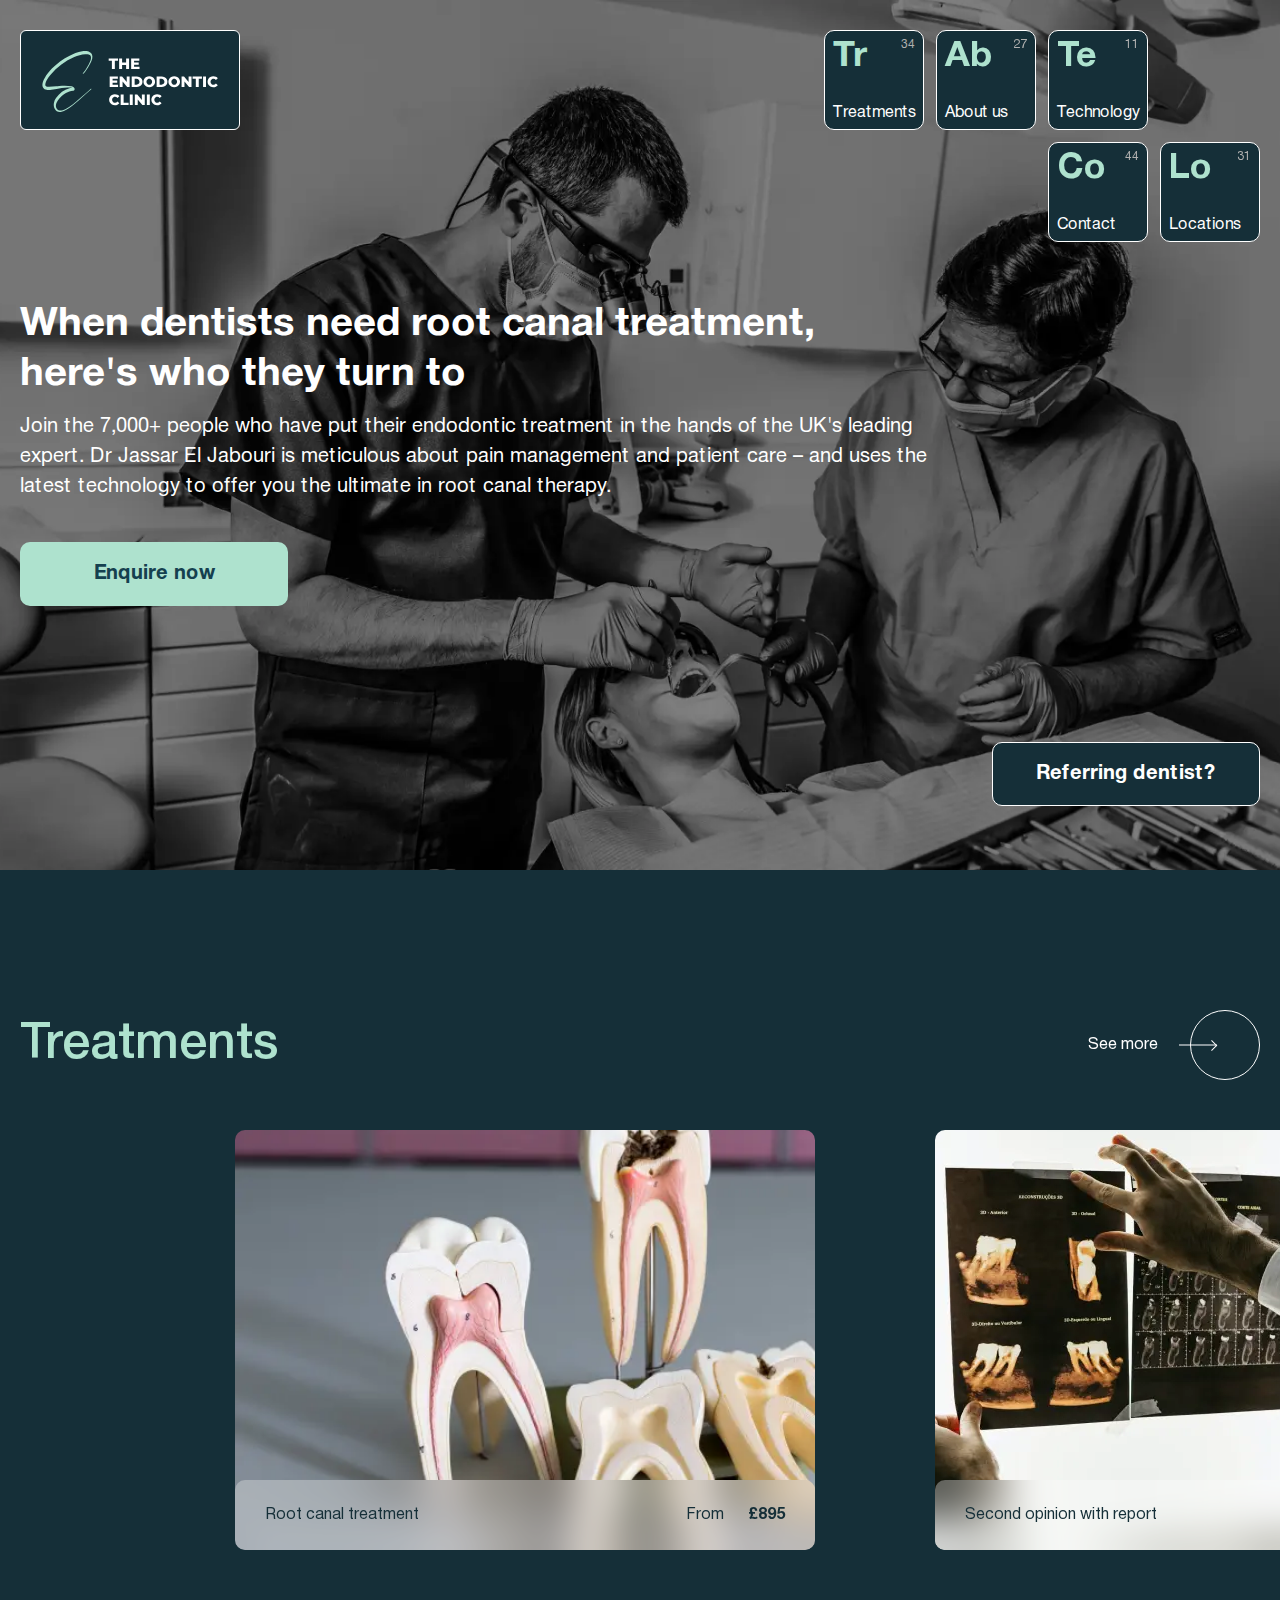
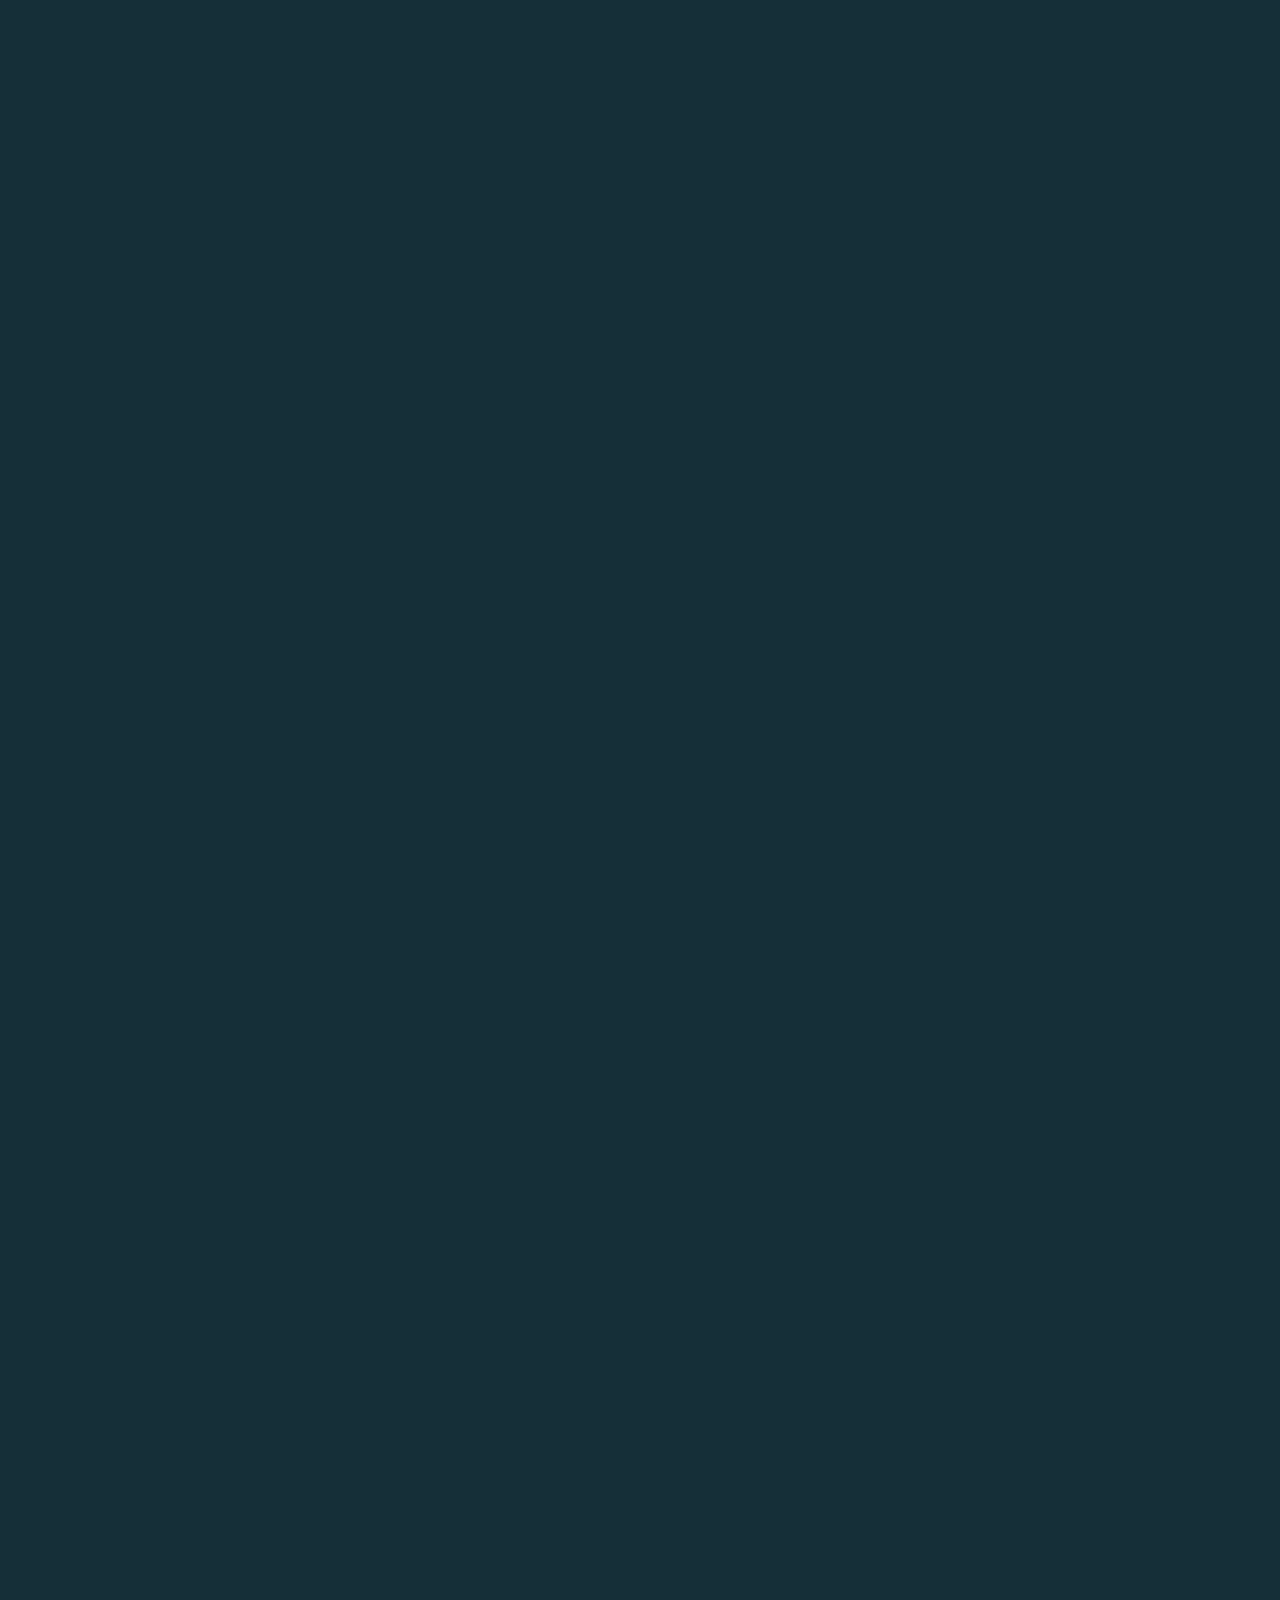
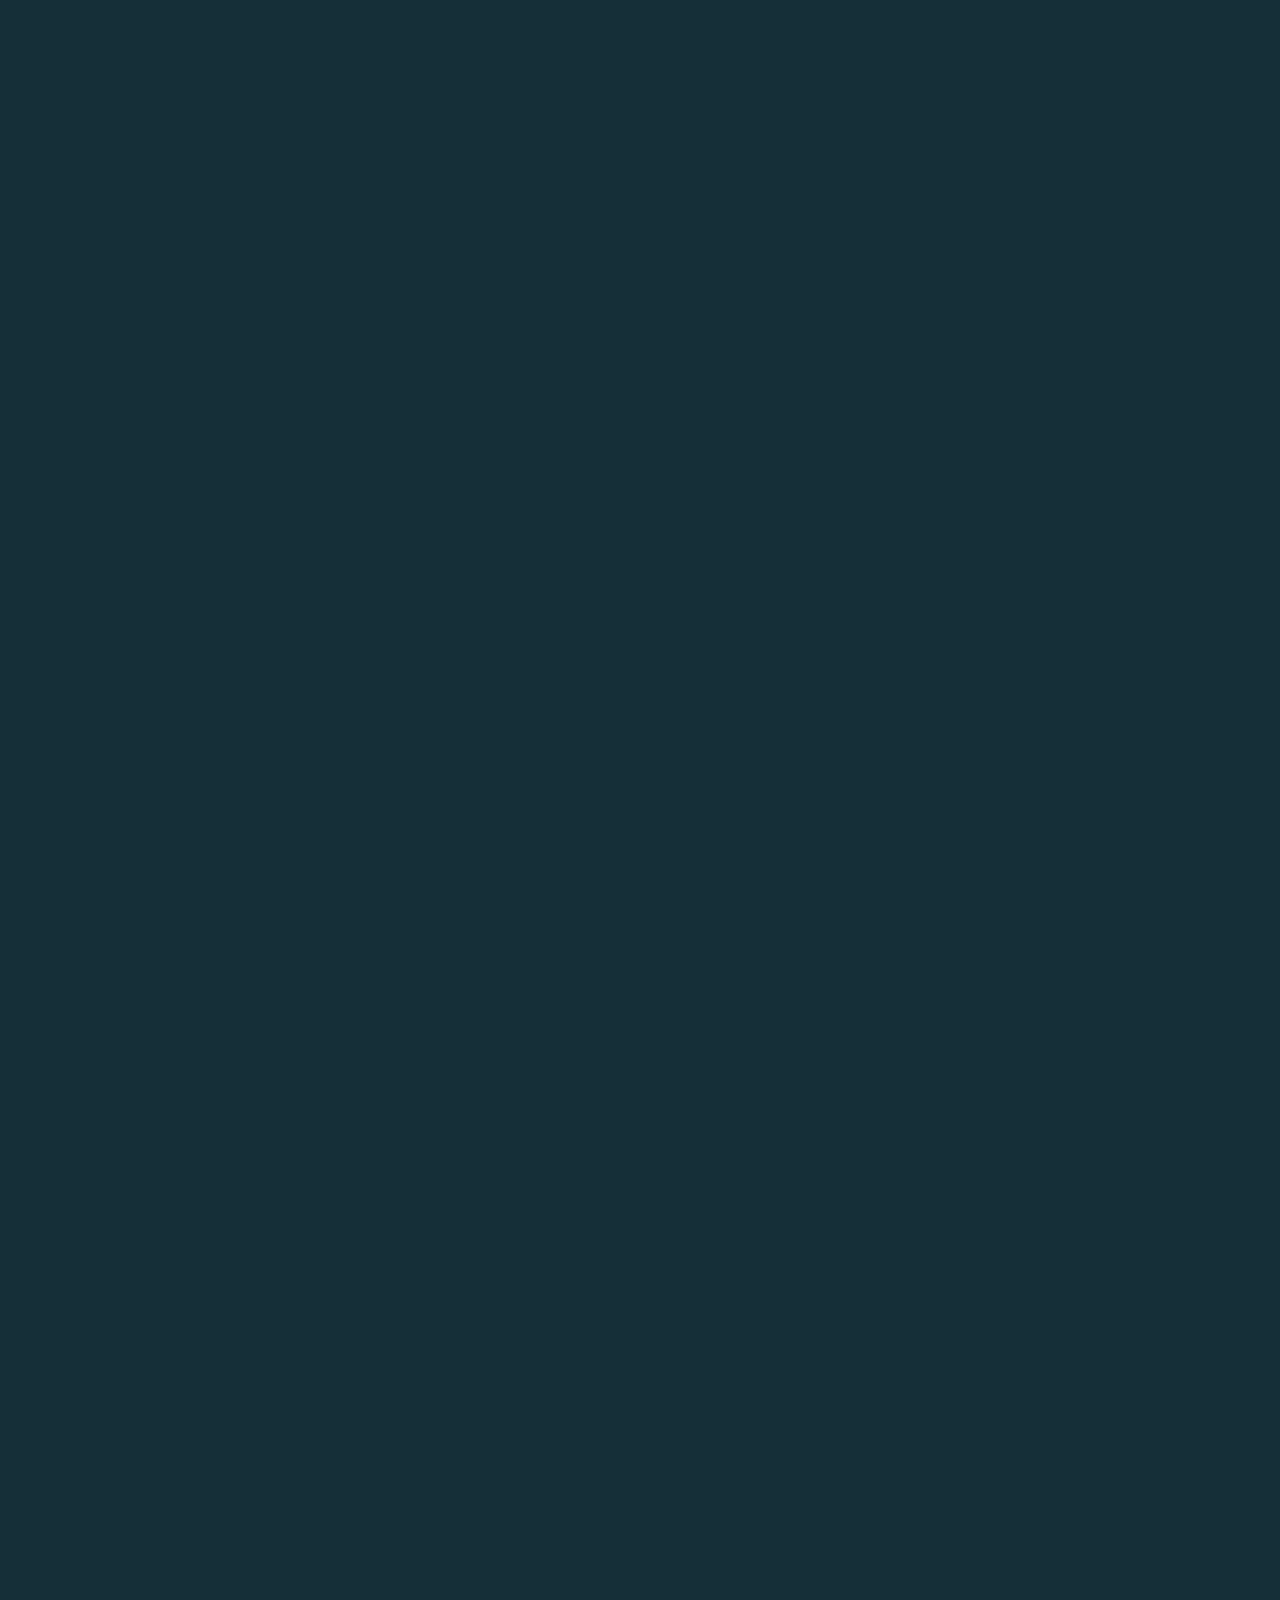
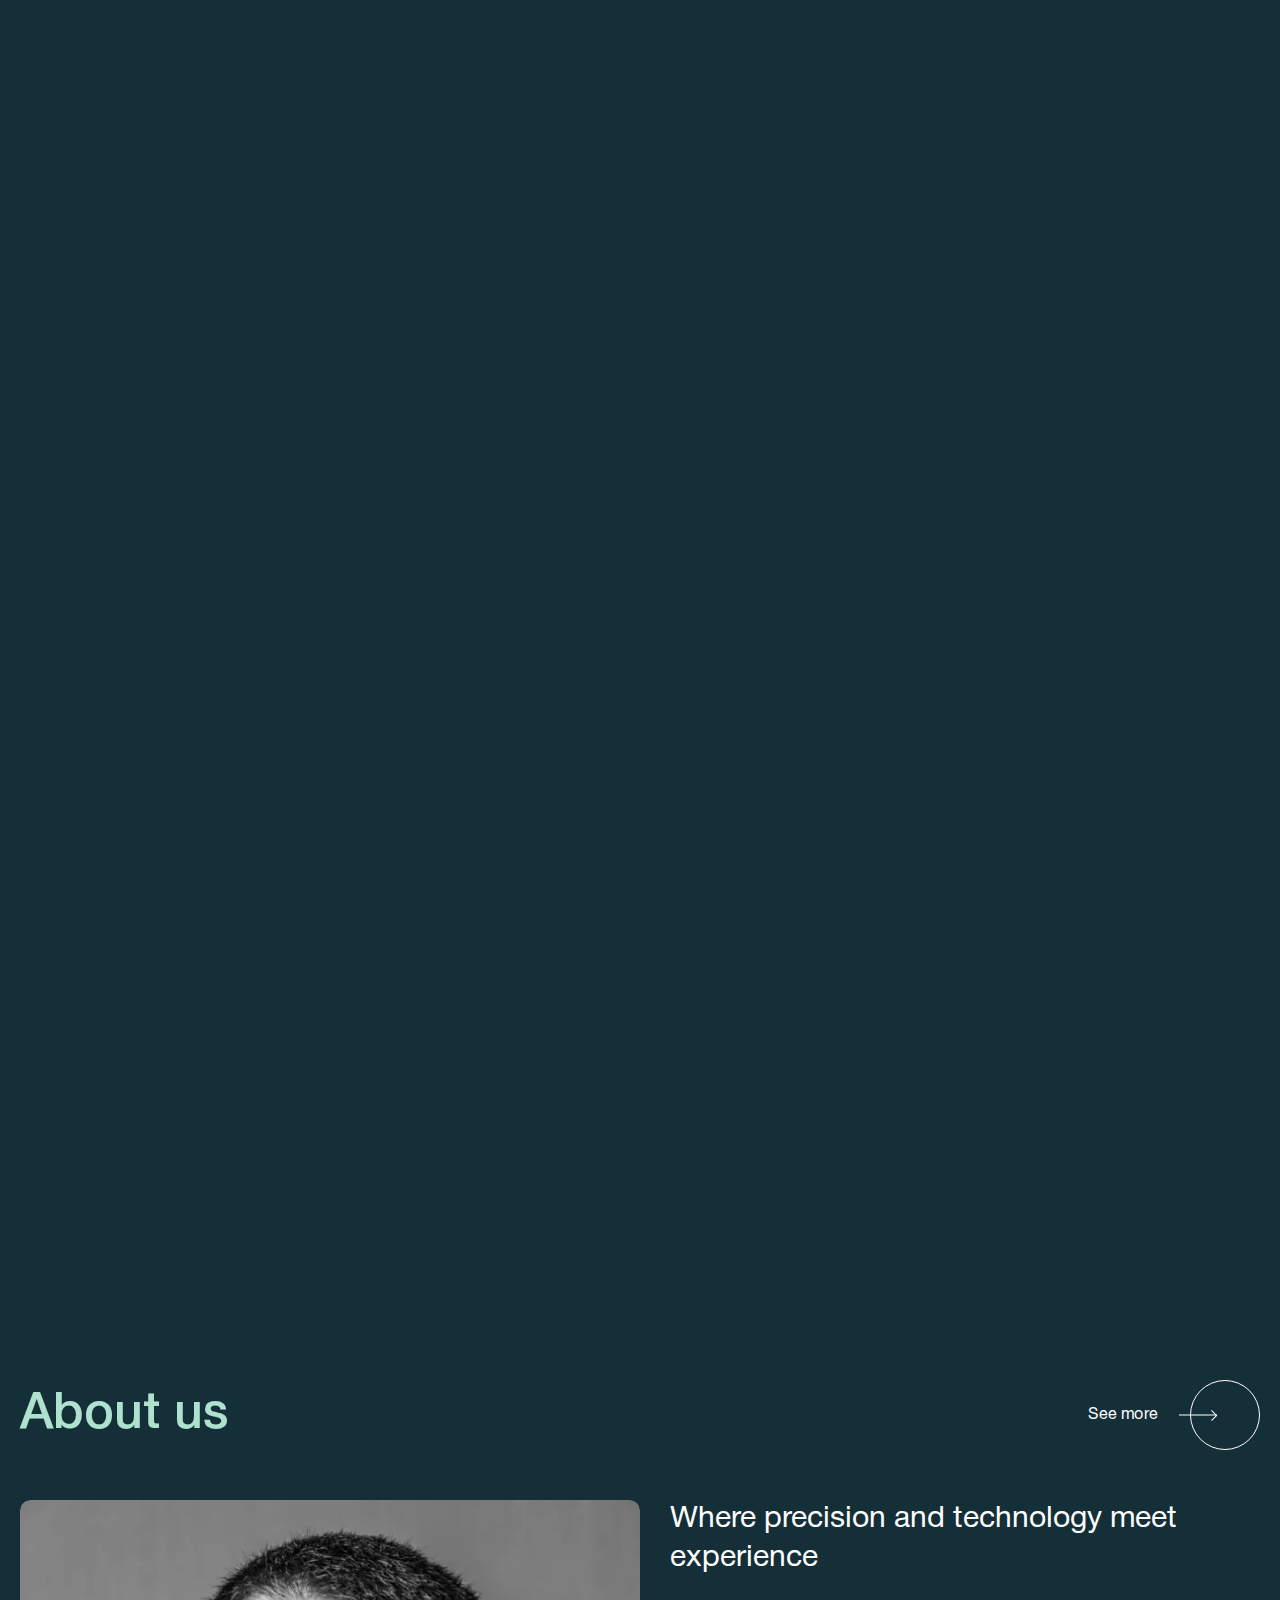
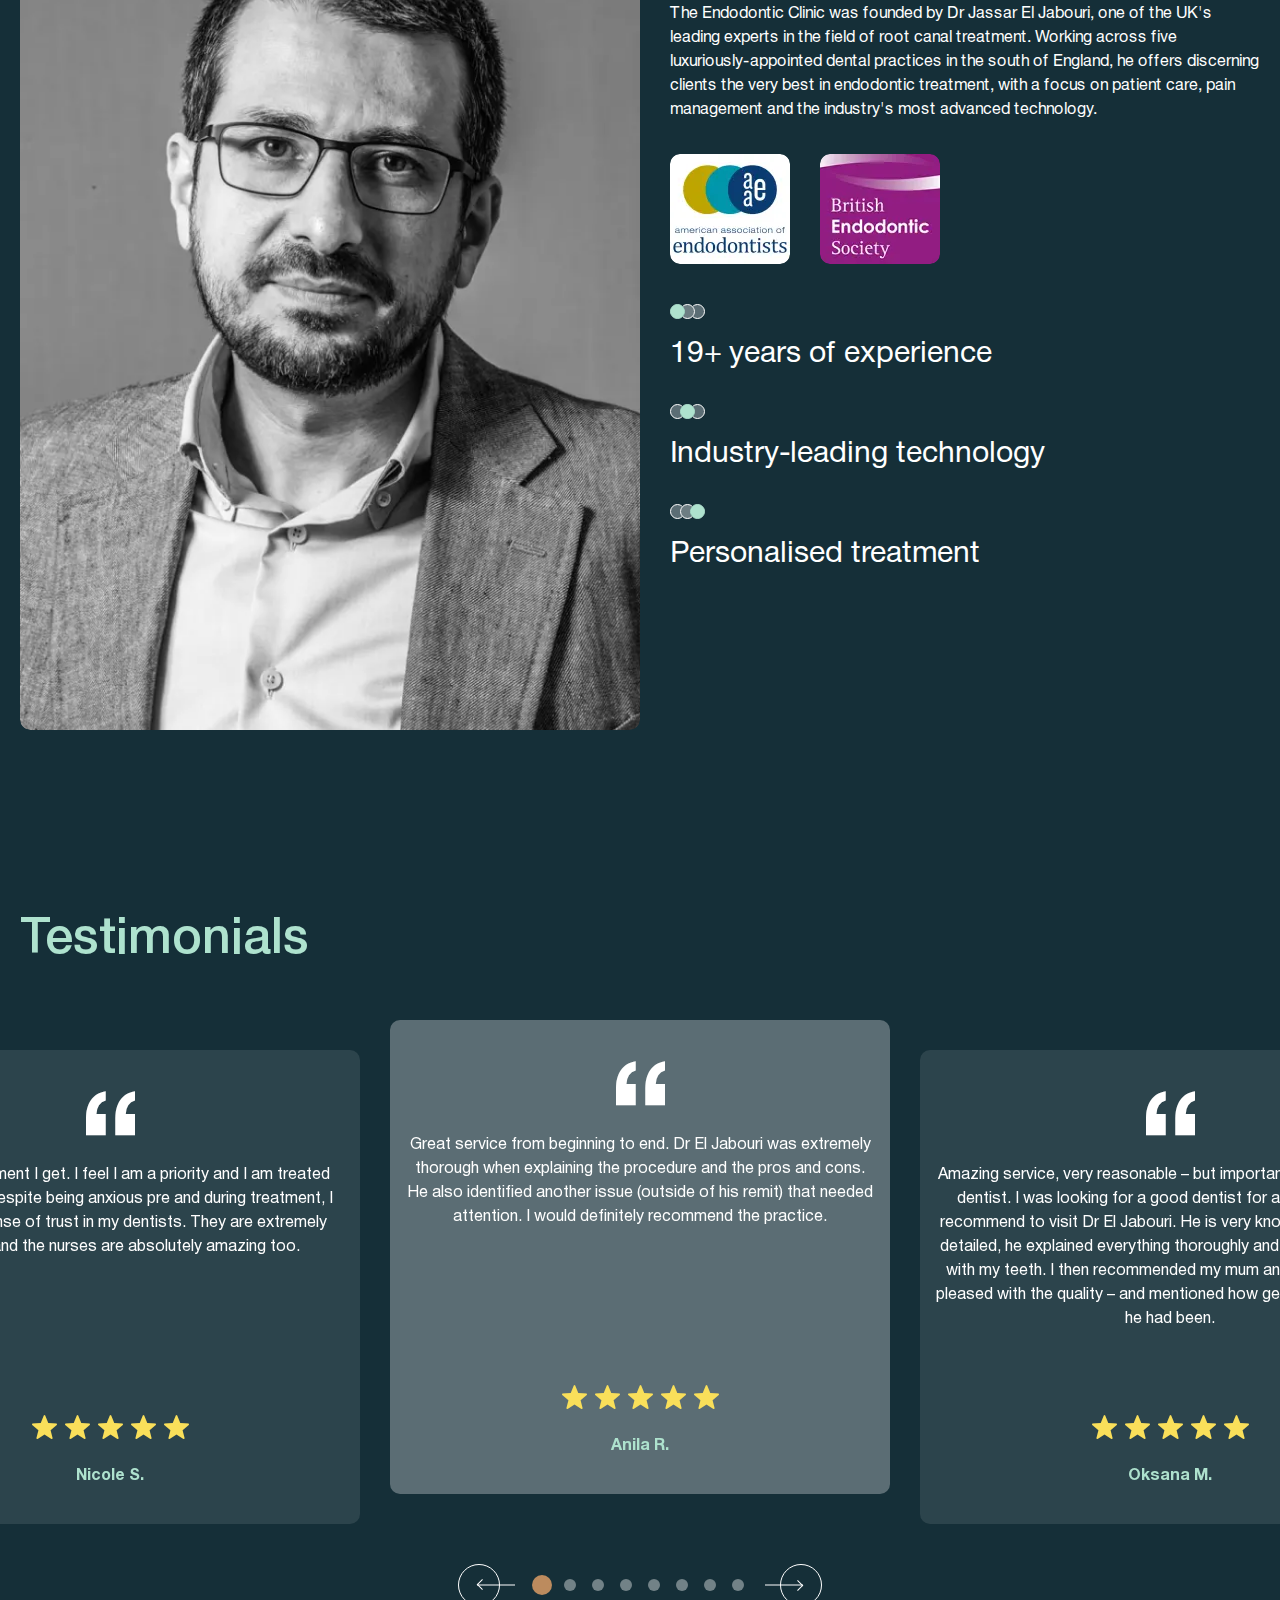
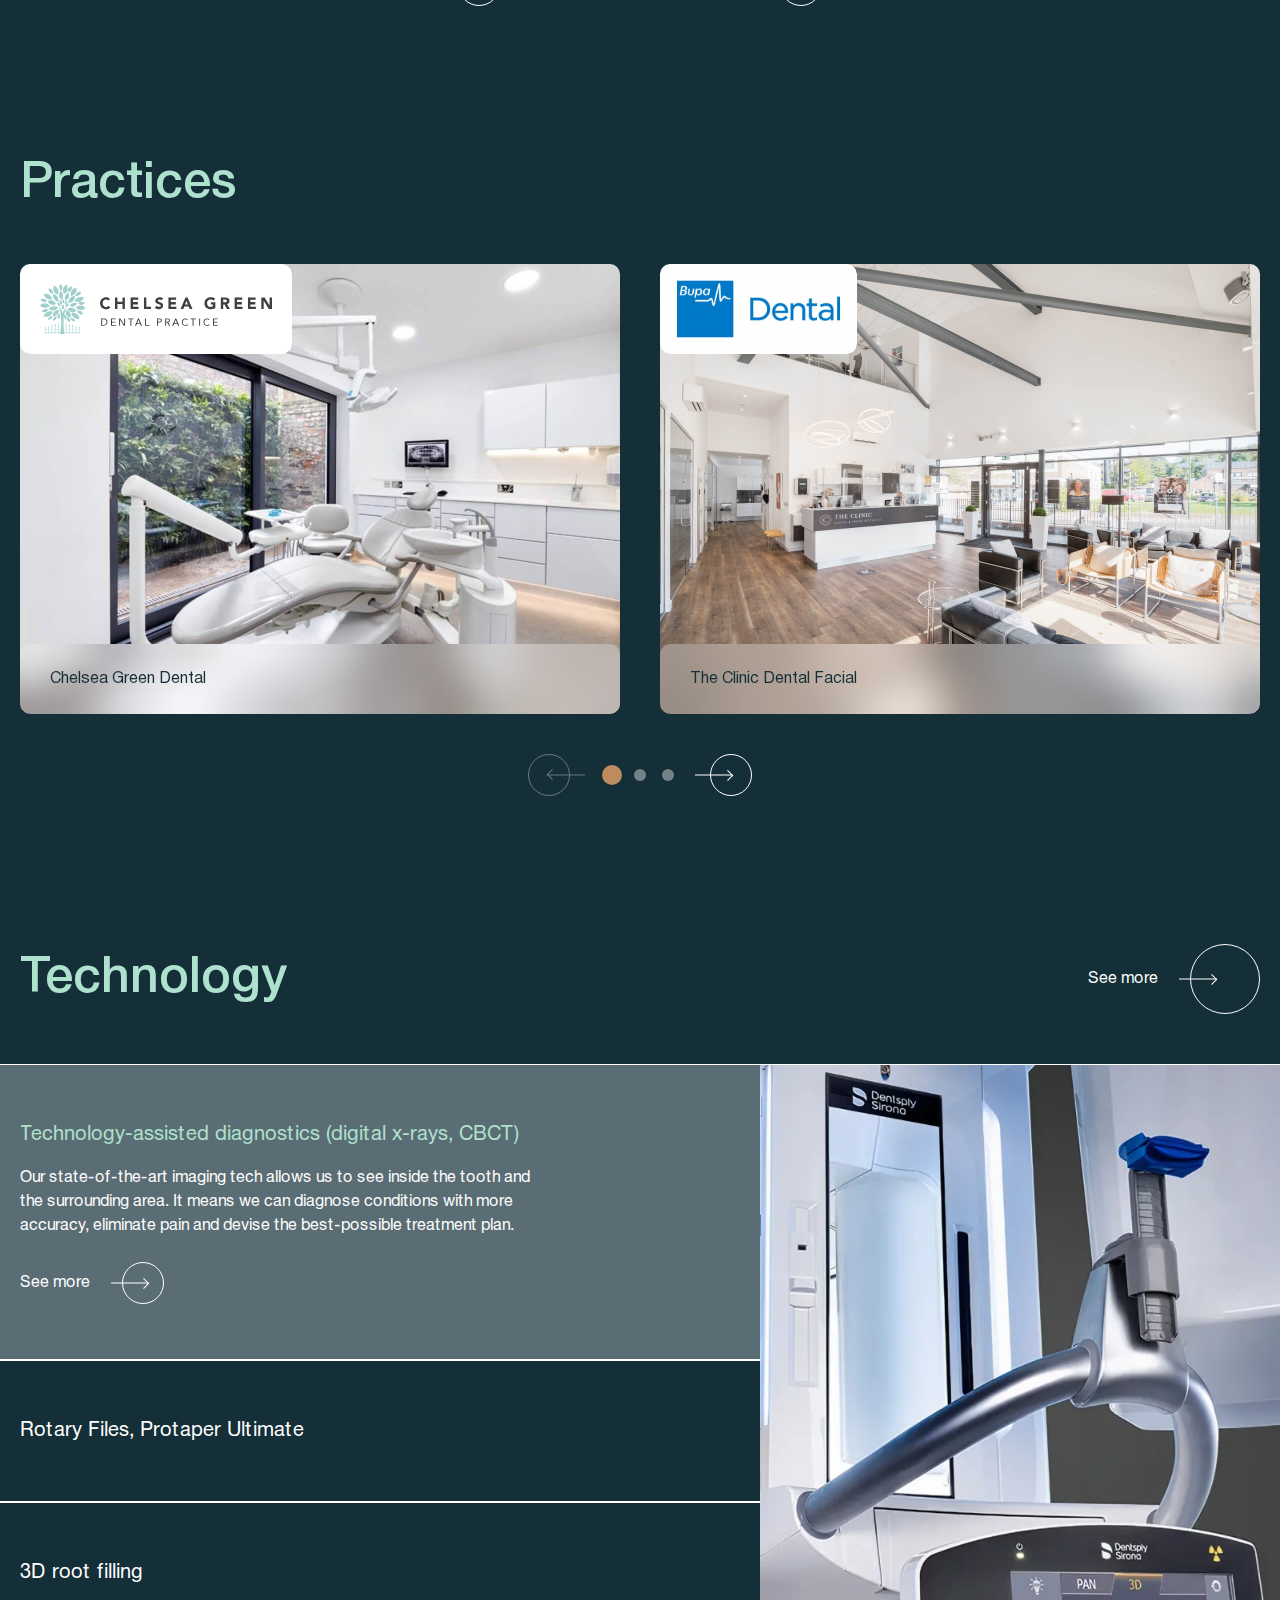
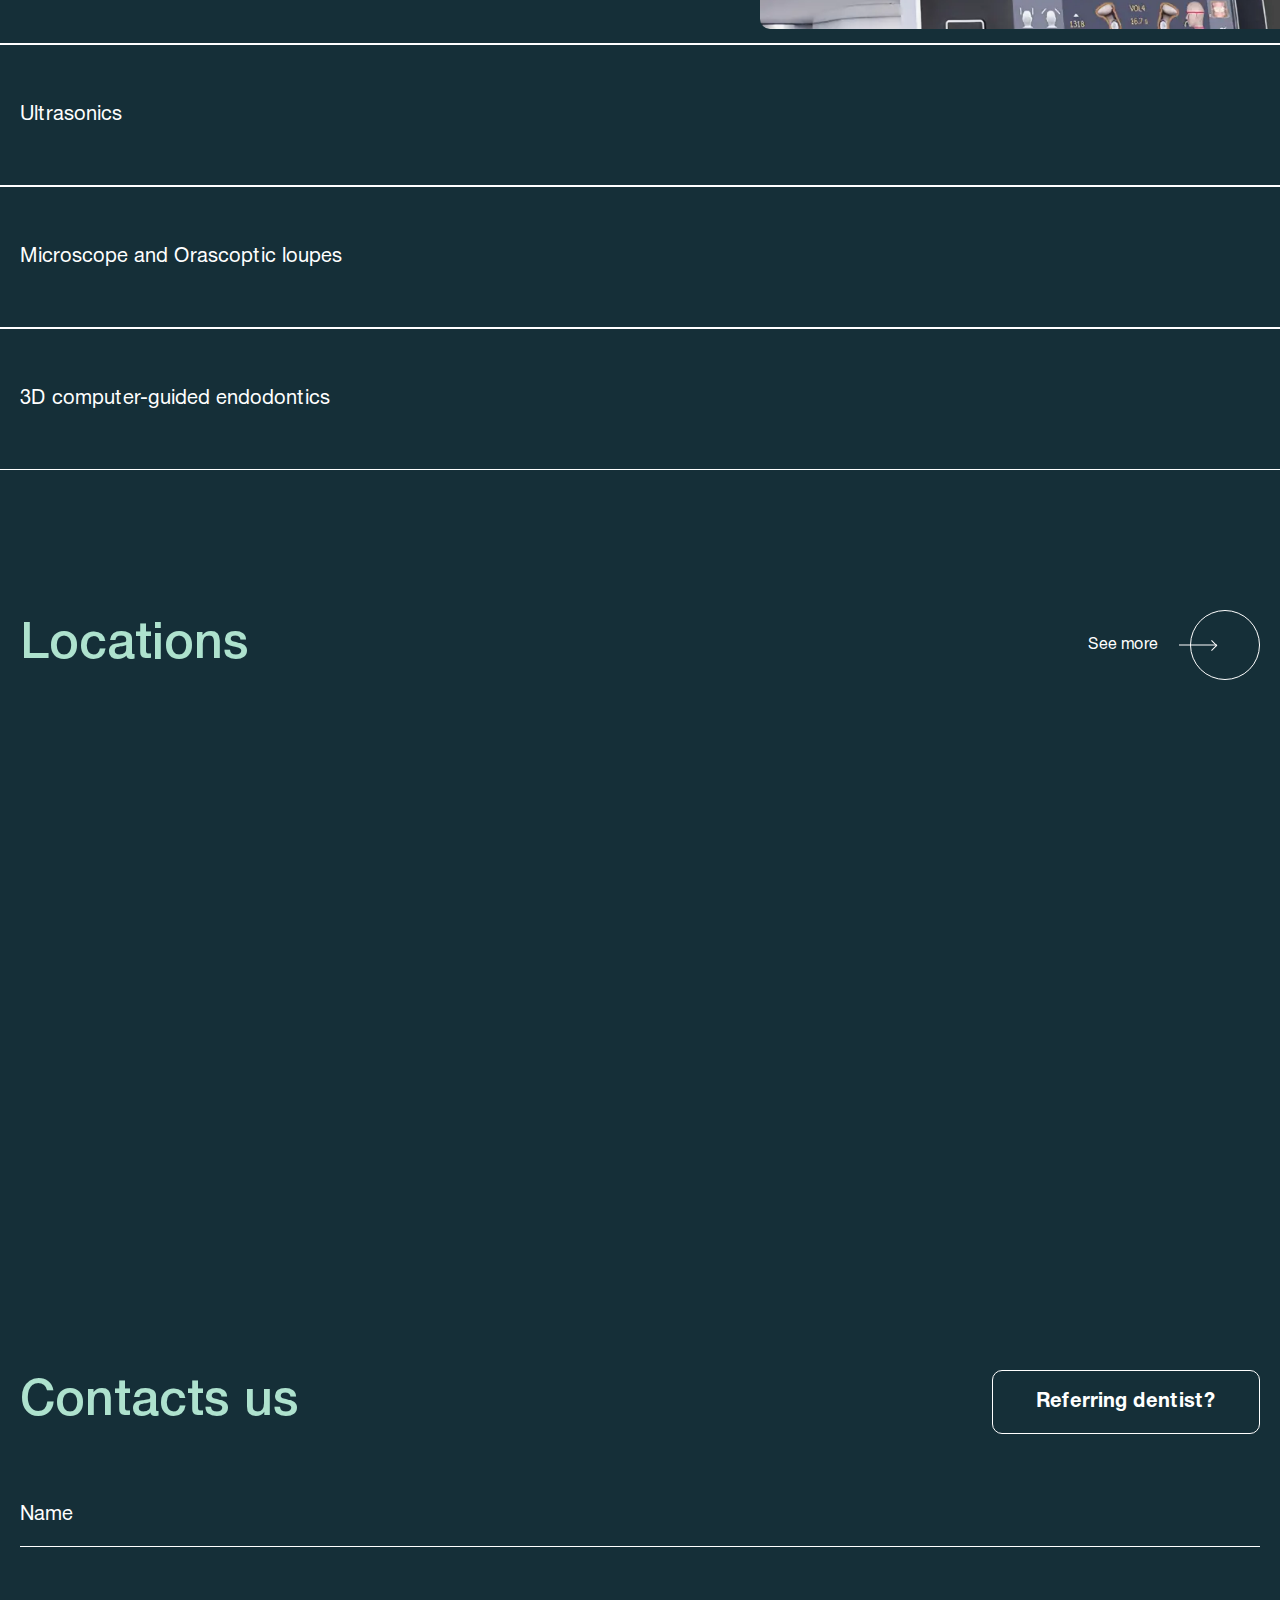
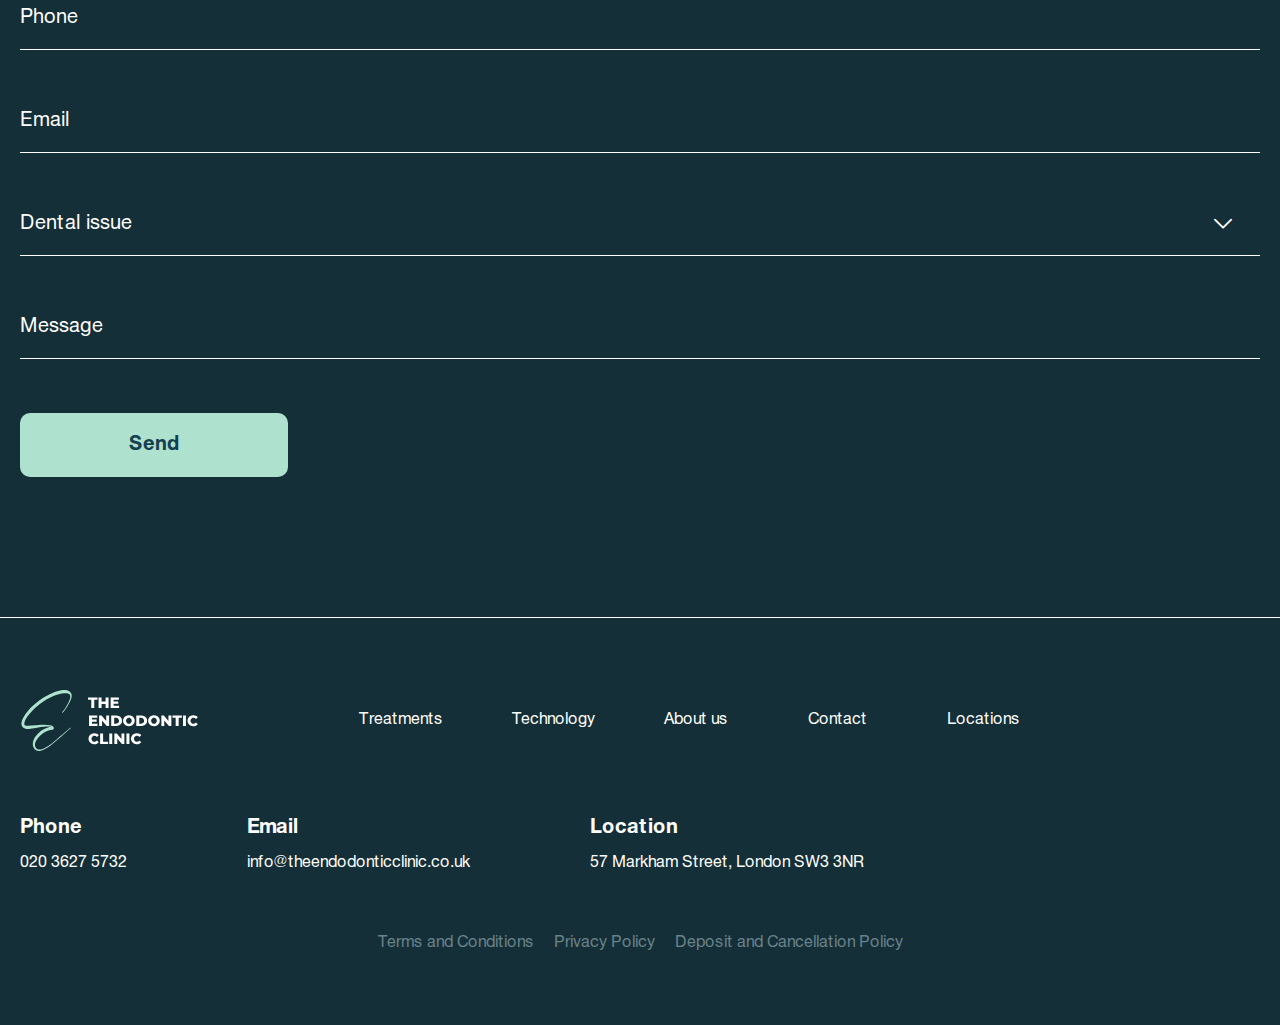
<file: index.html>
<!DOCTYPE html>
<html lang="en">
  <head>
    <meta charset="UTF-8" />
    <meta http-equiv="X-UA-Compatible" content="IE=edge" />
    <meta name="viewport" content="width=device-width, initial-scale=1.0" />
    <title>Endoclinic - Home</title>

    <!-- Import Style's -->
    <link rel="stylesheet" href="./css/vendor.min.css" />
    <link rel="stylesheet" href="./css/main.css" />
    <script src="https://api.mapbox.com/mapbox-gl-js/v1.12.0/mapbox-gl.js"></script>
    <link href="https://api.mapbox.com/mapbox-gl-js/v1.12.0/mapbox-gl.css" rel="stylesheet" />

    <link rel="apple-touch-icon" sizes="76x76" href="img/favicon/apple-touch-icon.png">
    <link rel="icon" type="image/png" sizes="32x32" href="img/favicon/favicon-32x32.png">
    <link rel="icon" type="image/png" sizes="16x16" href="img/favicon/favicon-16x16.png">
    <link rel="manifest" href="img/favicon/site.webmanifest">
    <meta name="msapplication-TileColor" content="#da532c">
    <meta name="theme-color" content="#ffffff">
  </head>

  <body>
    <div class="site-container">
      <!-- Header -->
      <header class="header">
        <div class="container">
          <a href="index.html" class="logo">
            <picture>
              <source srcset="img/logo.svg" type="image/webp" />
              <img src="img/logo.svg" alt="Logo of Endoclinic" />
            </picture>
          </a>
          <nav class="nav">
            <ul class="nav__list menu">
              <li class="nav__item menu-item">
                <a href="treatments.html" class="nav__link">
                  <span class="symbol">Tr</span>
                  <span class="number">34</span>
                  <span class="title">Treatments</span>
                </a>
              </li>
              <li class="nav__item menu-item">
                <a href="about.html" class="nav__link">
                  <span class="symbol">Ab</span>
                  <span class="number">27</span>
                  <span class="title">About us</span>
                </a>
              </li>
              <li class="nav__item menu-item">
                <a href="technology.html" class="nav__link">
                  <span class="symbol">Te</span>
                  <span class="number">11</span>
                  <span class="title">Technology</span>
                </a>
              </li>
              <li class="nav__item menu-item plug">
                <a href="" class="nav__link">
                  <span class="symbol"></span>
                  <span class="number"></span>
                  <span class="title"></span>
                </a>
              </li>
              <li class="nav__item menu-item">
                <a href="#contacts-form" class="nav__link scroll__link">
                  <span class="symbol">Co</span>
                  <span class="number">44</span>
                  <span class="title">Contact</span>
                </a>
              </li>
              <li class="nav__item menu-item">
                <a href="contacts.html" class="nav__link">
                  <span class="symbol">Lo</span>
                  <span class="number">31</span>
                  <span class="title">Locations</span>
                </a>
              </li>
            </ul>
          </nav>
          <button class="burger">
            <span class="burger__wrapper">
              <span class="burger__line"></span>
            </span>
          </button>
          <div class="header-contacts">
            <ul class="header-contacts__list">
              <li class="header-contacts__item">
                <a href="#contacts-form" class="header-contacts__link scroll__link">
                  <i class="icon-email"></i>
                </a>
              </li>
              <li class="header-contacts__item">
                <a href="tel:02036275732" class="header-contacts__link">
                  <i class="icon-phone"></i>
                </a>
              </li>
            </ul>
          </div>
          <div class="header-content">
            <div class="container">
              <ul class="header-content__list">
                <li class="header-content__item">57 Markham Street, London SW3 3NR</li>
                <!-- <li class="header-content__item">Level Zero, Crossrail Pl, London E14 5AR</li> -->
                <li class="header-content__item">Centurion Court, 64 London Road Reading RG1 5AS</li>
                <li class="header-content__item">61 Perrymount Rd, Haywards Heath RH16 1DN</li>
                <li class="header-content__item">21 New Church Road Hove BN3 4AD</li>
              </ul>
              <div class="header-content__footer">
                <a href="tel:02036275732" class="header-content__link">020 3627 5732</a>
                <a href="referring.html" class="btn-secondary"> Referring dentist? </a>
              </div>
            </div>
          </div>
        </div>
      </header>
      <main>
        <!-- Hero -->
        <section class="hero">
          <div class="container">
            <h1>When dentists need root canal treatment, here's who they turn to</h1>
            <p>
              Join the 7,000+ people who have put their endodontic treatment in the hands of the UK's leading expert. Dr Jassar El Jabouri is meticulous about pain management and patient care – and uses the latest technology to offer you the ultimate
              in root canal therapy.
            </p>
            <a href="#" class="btn-primary"> Enquire now </a>
            <a href="referring.html" class="btn-secondary"> Referring dentist? </a>
          </div>
          <picture>
            <source srcset="img/hero-background.webp" type="image/webp" />
            <img src="img/hero-background.png" alt="Background image" class="hero__background" />
          </picture>
        </section>
        <!-- Treatments -->
        <section class="treatments">
          <div class="container">
            <div class="section-header">
              <h2>Treatments</h2>
              <a href="treatments.html" class="link-primary">
                <span class="link-primary__title">See more</span>
                <span class="link-primary__circle">
                  <span class="link-primary__arrow"></span>
                </span>
              </a>
            </div>
          </div>
          <div class="swiper treatments-slider">
            <div class="swiper-wrapper horizontal-scroll">
              <div class="swiper-slide treatments-slide">
                <a href="treatments.html#root-canal-treatment" class="card">
                  <div class="card__image">
                    <picture>
                      <source srcset="img/treatments/treatments-2.webp" type="image/webp" />
                      <img src="img/treatments/treatments-2.png" alt="Treatments preview" />
                    </picture>
                  </div>
                  <div class="card__text">
                    <h3>Root canal treatment</h3>
                    <div class="card__price">
                      From
                      <span>£895</span>
                    </div>
                  </div>
                </a>
              </div>
              <div class="swiper-slide treatments-slide">
                <a href="treatments.html#second-opinion-report" class="card">
                  <div class="card__image">
                    <picture>
                      <source srcset="img/treatments/treatments-3.webp" type="image/webp" />
                      <img src="img/treatments/treatments-3.png" alt="Treatments preview" />
                    </picture>
                  </div>
                  <div class="card__text">
                    <h3>Second opinion with report</h3>
                    <div class="card__price">
                      From
                      <span>£375</span>
                    </div>
                  </div>
                </a>
              </div>
              <div class="swiper-slide treatments-slide">
                <a href="treatments.html#cbct-scan" class="card">
                  <div class="card__image">
                    <picture>
                      <source srcset="img/treatments/treatments-1.webp" type="image/webp" />
                      <img src="img/treatments/treatments-1.png" alt="Treatments preview" />
                    </picture>
                  </div>
                  <div class="card__text">
                    <h3>CBCT Scan</h3>
                    <div class="card__price">
                      From
                      <span>£175</span>
                    </div>
                  </div>
                </a>
              </div>
              <div class="swiper-slide treatments-slide">
                <a href="treatments.html#sedation" class="card">
                  <div class="card__image">
                    <picture>
                      <source srcset="img/treatments/treatments-6.webp" type="image/webp" />
                      <img src="img/treatments/treatments-6.png" alt="Treatments preview" />
                    </picture>
                  </div>
                  <div class="card__text">
                    <h3>Sedation</h3>
                    <div class="card__price">
                      From
                      <span>£450/hour</span>
                    </div>
                  </div>
                </a>
              </div>
              <div class="swiper-slide treatments-slide">
                <a href="treatments.html#metal-free-crowns" class="card">
                  <div class="card__image">
                    <picture>
                      <source srcset="img/treatments/treatments-4.webp" type="image/webp" />
                      <img src="img/treatments/treatments-4.png" alt="Treatments preview" />
                    </picture>
                  </div>
                  <div class="card__text">
                    <h3>Metal Free Crown</h3>
                    <div class="card__price">
                      From
                      <span>£1,250</span>
                    </div>
                  </div>
                </a>
              </div>
              <div class="swiper-slide treatments-slide">
                <a href="treatments.html#white-composite-fillings" class="card">
                  <div class="card__image">
                    <picture>
                      <source srcset="img/treatments/treatments-5.webp" type="image/webp" />
                      <img src="img/treatments/treatments-5.png" alt="Treatments preview" />
                    </picture>
                  </div>
                  <div class="card__text">
                    <h3>White composite fillings</h3>
                    <div class="card__price">
                      From
                      <span>£300</span>
                    </div>
                  </div>
                </a>
              </div>
            </div>
            <div class="swiper-navigation">
              <div class="swiper-button-prev treatments-button-prev">
                <button class="link-primary">
                  <span class="link-primary__circle">
                    <span class="link-primary__arrow"></span>
                  </span>
                </button>
              </div>
              <div class="swiper-pagination treatments-pagination"></div>
              <div class="swiper-button-next treatments-button-next">
                <button class="link-primary">
                  <span class="link-primary__circle">
                    <span class="link-primary__arrow"></span>
                  </span>
                </button>
              </div>
            </div>
          </div>
        </section>
        <!-- About -->
        <section class="about">
          <div class="container">
            <div class="section-header">
              <h2>About us</h2>
              <a href="about.html" class="link-primary">
                <span class="link-primary__title">See more</span>
                <span class="link-primary__circle">
                  <span class="link-primary__arrow"></span>
                </span>
              </a>
            </div>
            <div class="about-table">
              <div class="about__photo">
                <picture>
                  <source srcset="img/about/about-photo-1.webp" type="image/webp" />
                  <img src="img/about/about-photo-1.png" alt="Us Photo" />
                </picture>
              </div>
              <div class="about-text">
                <h4>Where precision and technology meet experience</h4>
                <p class="site-description">
                  The Endodontic Clinic was founded by Dr Jassar El Jabouri, one of the UK's leading experts in the field of root canal treatment. Working across five luxuriously-appointed dental practices in the south of England, he offers
                  discerning clients the very best in endodontic treatment, with a focus on patient care, pain management and the industry's most advanced technology.
                </p>
                <div class="about-progress-table">
                  <div class="about-progress-wrapper">
                    <div class="about-progress__item">
                      <picture>
                        <source srcset="img/about/about-progress-1.webp" type="image/webp" />
                        <img src="img/about/about-progress-1.png" alt="About Progress" />
                      </picture>
                    </div>
                  </div>
                  <div class="about-progress-wrapper">
                    <div class="about-progress__item">
                      <picture>
                        <source srcset="img/about/about-progress-2.webp" type="image/webp" />
                        <img src="img/about/about-progress-2.png" alt="About Progress" />
                      </picture>
                    </div>
                  </div>
                </div>
                <div class="about-label-table">
                  <div class="about-label">
                    <div class="about-label-dots">
                      <span class="about-label__dot"></span>
                      <span class="about-label__dot"></span>
                      <span class="about-label__dot active"></span>
                    </div>
                    <span class="about-label__title">19+ years of experience</span>
                  </div>
                  <div class="about-label">
                    <div class="about-label-dots">
                      <span class="about-label__dot"></span>
                      <span class="about-label__dot active"></span>
                      <span class="about-label__dot"></span>
                    </div>
                    <span class="about-label__title">Industry-leading technology</span>
                  </div>
                  <div class="about-label">
                    <div class="about-label-dots">
                      <span class="about-label__dot"></span>
                      <span class="about-label__dot"></span>
                      <span class="about-label__dot active"></span>
                    </div>
                    <span class="about-label__title">Personalised treatment</span>
                  </div>
                </div>
              </div>
            </div>
          </div>
        </section>
        <!-- Testimonials -->
        <section class="testimonials">
          <div class="container">
            <div class="section-header">
              <h2>Testimonials</h2>
            </div>
          </div>
          <div class="swiper testimonials-slider">
            <div class="swiper-wrapper testimonials-wrapper">
              <div class="swiper-slide testimonials-slide">
                <div class="testimonials-card">
                  <i class="icon-quotes"></i>
                  <p>
                    Great service from beginning to end. Dr El Jabouri was extremely thorough when explaining the procedure and the pros and cons. He also identified another issue (outside of his remit) that needed attention. I would definitely
                    recommend the practice.
                  </p>
                  <div class="testimonials-card-stars">
                    <i class="icon-star"></i>
                    <i class="icon-star"></i>
                    <i class="icon-star"></i>
                    <i class="icon-star"></i>
                    <i class="icon-star"></i>
                  </div>
                  <h5>Anila R.</h5>
                </div>
              </div>
              <div class="swiper-slide testimonials-slide">
                <div class="testimonials-card">
                  <i class="icon-quotes"></i>
                  <p>
                    Amazing service, very reasonable – but importantly, a trustworthy dentist. I was looking for a good dentist for a while and was recommend to visit Dr El Jabouri. He is very knowledgeable, very detailed, he explained everything
                    thoroughly and did fantastic job with my teeth. I then recommended my mum and she was really pleased with the quality – and mentioned how gentle and thorough he had been.
                  </p>
                  <div class="testimonials-card-stars">
                    <i class="icon-star"></i>
                    <i class="icon-star"></i>
                    <i class="icon-star"></i>
                    <i class="icon-star"></i>
                    <i class="icon-star"></i>
                  </div>
                  <h5>Oksana M.</h5>
                </div>
              </div>
              <div class="swiper-slide testimonials-slide">
                <div class="testimonials-card">
                  <i class="icon-quotes"></i>
                  <p>
                    Dr El Jabouri is a real asset to the practice. Since my first appointment he listened to me and advised me with honesty, without hiding any of the costs. He is open to discussing anything during treatment and I can’t thank him
                    enough.
                  </p>
                  <div class="testimonials-card-stars">
                    <i class="icon-star"></i>
                    <i class="icon-star"></i>
                    <i class="icon-star"></i>
                    <i class="icon-star"></i>
                    <i class="icon-star"></i>
                  </div>
                  <h5>KADI M.</h5>
                </div>
              </div>
              <div class="swiper-slide testimonials-slide">
                <div class="testimonials-card">
                  <i class="icon-quotes"></i>
                  <p>
                    Prompt, professional and competent. Diagnosed and sorted out a problem that another dentist could not solve – despite three visits. I am also grateful to Dr El Jabouri for a thorough and patient explanation of my options. I would
                    definitely recommend him.
                  </p>
                  <div class="testimonials-card-stars">
                    <i class="icon-star"></i>
                    <i class="icon-star"></i>
                    <i class="icon-star"></i>
                    <i class="icon-star"></i>
                    <i class="icon-star"></i>
                  </div>
                  <h5>Archana P.</h5>
                </div>
              </div>
              <div class="swiper-slide testimonials-slide">
                <div class="testimonials-card">
                  <i class="icon-quotes"></i>
                  <p>
                    I recently attended the surgery after being referred by my dentist, and saw Dr El Jabouri. I had several dental issues with a number of potential solutions and was unsure as to what option to take. After an examination, I then
                    spent at least 30 mins with Dr El Jabouri while he discussed all the options, drew some useful diagrams and answered all of my many questions. I thought that his ability to discuss my options in such detail was excellent, and I
                    left with a clear understanding of the reasons behind my dental problems, as well as why the relevant treatment options were recommended. Excellent service – thank you.
                  </p>
                  <div class="testimonials-card-stars">
                    <i class="icon-star"></i>
                    <i class="icon-star"></i>
                    <i class="icon-star"></i>
                    <i class="icon-star"></i>
                    <i class="icon-star"></i>
                  </div>
                  <h5>Nigel H.</h5>
                </div>
              </div>
              <div class="swiper-slide testimonials-slide">
                <div class="testimonials-card">
                  <i class="icon-quotes"></i>
                  <p>
                    Dr Jassar El Jabouri was simply brilliant. It's the first time I have come across a true expert who not only had honesty and integrity but who gave fabulous customer care, too. He treated my 70-year-old mother and was extremely
                    precise: he truly wanted to meet her needs – and not just make money. Highly recommended.
                  </p>
                  <div class="testimonials-card-stars">
                    <i class="icon-star"></i>
                    <i class="icon-star"></i>
                    <i class="icon-star"></i>
                    <i class="icon-star"></i>
                    <i class="icon-star"></i>
                  </div>
                  <h5>Jagdish T.</h5>
                </div>
              </div>
              <div class="swiper-slide testimonials-slide">
                <div class="testimonials-card">
                  <i class="icon-quotes"></i>
                  <p>
                    Great experience visiting the clinic. Very welcoming and friendly atmosphere. Dr El Jabouri was great at explaining the issue that I had with my tooth and recommended the ideal treatment to solve it. Their pricing is very
                    reasonable and competitive compared to others in the town when I was researching endodontics.
                  </p>
                  <div class="testimonials-card-stars">
                    <i class="icon-star"></i>
                    <i class="icon-star"></i>
                    <i class="icon-star"></i>
                    <i class="icon-star"></i>
                    <i class="icon-star"></i>
                  </div>
                  <h5>Andrew</h5>
                </div>
              </div>
              <div class="swiper-slide testimonials-slide">
                <div class="testimonials-card">
                  <i class="icon-quotes"></i>
                  <p>
                    I love the treatment I get. I feel I am a priority and I am treated with respect. Despite being anxious pre and during treatment, I felt a great sense of trust in my dentists. They are extremely thorough, and the nurses are
                    absolutely amazing too.
                  </p>
                  <div class="testimonials-card-stars">
                    <i class="icon-star"></i>
                    <i class="icon-star"></i>
                    <i class="icon-star"></i>
                    <i class="icon-star"></i>
                    <i class="icon-star"></i>
                  </div>
                  <h5>Nicole S.</h5>
                </div>
              </div>
            </div>
            <div class="swiper-navigation">
              <div class="swiper-button-prev testimonials-button-prev">
                <button class="link-primary">
                  <span class="link-primary__circle">
                    <span class="link-primary__arrow"></span>
                  </span>
                </button>
              </div>
              <div class="swiper-pagination testimonials-pagination"></div>
              <div class="swiper-button-next testimonials-button-next">
                <button class="link-primary">
                  <span class="link-primary__circle">
                    <span class="link-primary__arrow"></span>
                  </span>
                </button>
              </div>
            </div>
          </div>
        </section>
        <!-- Practices -->
        <section class="practices">
          <div class="container">
            <div class="section-header">
              <h2>Practices</h2>
            </div>
            <div class="swiper practices-slider">
              <div class="swiper-wrapper">
                <div class="swiper-slide practices-slide">
                  <div class="card">
                    <div class="card__image">
                      <img src="img/practices/practices-1.jpg" alt="Practices Preview" />
                    </div>
                    <div class="card__logo">
                      <img src="img/practices/practices-logo-chelsea-green.svg" alt="Chelsea Green Dental Logo" />
                    </div>
                    <div class="card__text">
                      <h3>Chelsea Green Dental</h3>
                    </div>
                  </div>
                </div>
                <div class="swiper-slide practices-slide">
                  <div class="card">
                    <div class="card__image">
                      <img src="img/practices/practices-2.jpg" alt="Practices Preview" />
                    </div>
                    <div class="card__logo">
                      <img src="img/practices/practices-logo-dental.svg" alt="Bupa Dental logo" />
                    </div>
                    <div class="card__text">
                      <h3>The Clinic Dental Facial</h3>
                    </div>
                  </div>
                </div>
                <div class="swiper-slide practices-slide">
                  <div class="card">
                    <div class="card__image">
                      <img src="img/practices/practices-3.jpg" alt="Bupa Health and Dental Centre Reading" />
                    </div>
                    <div class="card__logo">
                      <img src="img/practices/practices-logo-bupa.svg" alt="Bupa Logo" />
                    </div>
                    <div class="card__text">
                      <h3>Bupa Health and Dental Centre Reading</h3>
                    </div>
                  </div>
                </div>
                <!-- <div class="swiper-slide practices-slide">
                  <div class="card">
                    <div class="card__image">
                      <img src="img/practices/practices-4.jpg" alt="Bupa Health and Dental Centre Canary Wharf" />
                    </div>
                    <div class="card__logo">
                      <img src="img/practices/practices-logo-bupa.svg" alt="Bupa Logo" />
                    </div>
                    <div class="card__text">
                      <h3>Bupa Health and Dental Centre Canary Wharf</h3>
                    </div>
                  </div>
                </div> -->
                <div class="swiper-slide practices-slide">
                  <div class="card">
                    <div class="card__image">
                      <img src="img/practices/practices-5.jpg" alt="TwentyOneDental" />
                    </div>
                    <div class="card__logo">
                      <img src="img/practices/practices-logo-twenty-one-dental.svg" alt="TwentyOneDental Logo" />
                    </div>
                    <div class="card__text">
                      <h3>TwentyOneDental</h3>
                    </div>
                  </div>
                </div>
              </div>
              <div class="swiper-navigation">
                <div class="swiper-button-prev practices-button-prev">
                  <button class="link-primary">
                    <span class="link-primary__circle">
                      <span class="link-primary__arrow"></span>
                    </span>
                  </button>
                </div>
                <div class="swiper-pagination practices-pagination"></div>
                <div class="swiper-button-next practices-button-next">
                  <button class="link-primary">
                    <span class="link-primary__circle">
                      <span class="link-primary__arrow"></span>
                    </span>
                  </button>
                </div>
              </div>
            </div>
          </div>
        </section>
        <!-- Technology -->
        <section class="technology">
          <div class="container">
            <div class="section-header">
              <h2>Technology</h2>
              <a href="technology.html" class="link-primary">
                <span class="link-primary__title">See more</span>
                <span class="link-primary__circle">
                  <span class="link-primary__arrow"></span>
                </span>
              </a>
            </div>
          </div>
          <div class="technology__content">
            <div class="technology__table">
              <div class="technology__wrapper js-active">
                <div class="technology-card">
                  <div class="technology-card__image">
                    <picture>
                      <source srcset="img/technology/technology-1.webp" type="image/webp" />
                      <img src="img/technology/technology-1.png" alt="Technology preview" />
                    </picture>
                  </div>
                  <div class="technology-card__content">
                    <div class="technology-card__header">
                      <h3>Technology-assisted diagnostics (digital x-rays, CBCT)</h3>
                    </div>
                    <div class="technology-card__body">
                      <p>Our state-of-the-art imaging tech allows us to see inside the tooth and the surrounding area. It means we can diagnose conditions with more accuracy, eliminate pain and devise the best-possible treatment plan.</p>
                      <a href="technology.html" class="link-primary">
                        <span class="link-primary__title">See more</span>
                        <span class="link-primary__circle">
                          <span class="link-primary__arrow"></span>
                        </span>
                      </a>
                    </div>
                  </div>
                </div>
              </div>
              <div class="technology__wrapper">
                <div class="technology-card">
                  <div class="technology-card__image">
                    <picture>
                      <source srcset="img/technology/technology-2.webp" type="image/webp" />
                      <img src="img/technology/technology-2.png" alt="Technology preview" />
                    </picture>
                  </div>
                  <div class="technology-card__content">
                    <div class="technology-card__header">
                      <h3>Rotary Files, Protaper Ultimate</h3>
                    </div>
                    <div class="technology-card__body">
                      <p>
                        They may be tiny, but the rotary files we use at The Endodontic Clinic are pivotal to the success of your root canal treatment – so we only use the very best. For every patient, we carefully select exactly the right files well
                        in advance.
                      </p>
                      <a href="technology.html#rotary-files-protaper-ultimate" class="link-primary">
                        <span class="link-primary__title">See more</span>
                        <span class="link-primary__circle">
                          <span class="link-primary__arrow"></span>
                        </span>
                      </a>
                    </div>
                  </div>
                </div>
              </div>
              <div class="technology__wrapper">
                <div class="technology-card">
                  <div class="technology-card__image">
                    <picture>
                      <source srcset="img/technology/technology-3.webp" type="image/webp" />
                      <img src="img/technology/technology-3.png" alt="Technology preview" />
                    </picture>
                  </div>
                  <div class="technology-card__content">
                    <div class="technology-card__header">
                      <h3>3D root filling</h3>
                    </div>
                    <div class="technology-card__body">
                      <p>Once the area around a damaged root has been meticulously cleansed, the root needs to be filled. We use only the highest-grade bioceramic sealers to ensure that even the most demanding root canal anatomies can be filled.</p>
                      <a href="technology.html#3d-root-filling" class="link-primary">
                        <span class="link-primary__title">See more</span>
                        <span class="link-primary__circle">
                          <span class="link-primary__arrow"></span>
                        </span>
                      </a>
                    </div>
                  </div>
                </div>
              </div>
              <div class="technology__wrapper">
                <div class="technology-card">
                  <div class="technology-card__image">
                    <picture>
                      <source srcset="img/technology/technology-4.webp" type="image/webp" />
                      <img src="img/technology/technology-4.png" alt="Technology preview" />
                    </picture>
                  </div>
                  <div class="technology-card__content">
                    <div class="technology-card__header">
                      <h3>Ultrasonics</h3>
                    </div>
                    <div class="technology-card__body">
                      <p>Tiny impurities left behind during treatment can wreak havoc during root canal therapy, so we use incredibly powerful ultrasonic tools to make sure that the area we are working on is as clean as it can possibly be.</p>
                      <a href="technology.html#ultrasonics" class="link-primary">
                        <span class="link-primary__title">See more</span>
                        <span class="link-primary__circle">
                          <span class="link-primary__arrow"></span>
                        </span>
                      </a>
                    </div>
                  </div>
                </div>
              </div>
              <div class="technology__wrapper">
                <div class="technology-card">
                  <div class="technology-card__image">
                    <picture>
                      <source srcset="img/technology/technology-5.webp" type="image/webp" />
                      <img src="img/technology/technology-5.png" alt="Technology preview" />
                    </picture>
                  </div>
                  <div class="technology-card__content">
                    <div class="technology-card__header">
                      <h3>Microscope and Orascoptic loupes</h3>
                    </div>
                    <div class="technology-card__body">
                      <p>Through the lens of his state-of-the-art Carl Zeiss microscope, Dr El Jabouri is able to zoom right into the tiniest recesses of a patient's root canal system. Orascoptic loups with Konica lenses complete the picture.</p>
                      <a href="technology.html#microscope-and-orascoptic-loupes" class="link-primary">
                        <span class="link-primary__title">See more</span>
                        <span class="link-primary__circle">
                          <span class="link-primary__arrow"></span>
                        </span>
                      </a>
                    </div>
                  </div>
                </div>
              </div>
              <div class="technology__wrapper">
                <div class="technology-card">
                  <div class="technology-card__image">
                    <picture>
                      <source srcset="img/technology/technology-6.webp" type="image/webp" />
                      <img src="img/technology/technology-6.png" alt="Technology preview" />
                    </picture>
                  </div>
                  <div class="technology-card__content">
                    <div class="technology-card__header">
                      <h3>3D computer-guided endodontics</h3>
                    </div>
                    <div class="technology-card__body">
                      <p>
                        In cases where root canals become restricted, we can use 3D scanning techniques to create a 'map' of the affected area and then use this to build a physical 3D model. With this as a guide, we can create precision-based
                        treatment plans of the highest calibre.
                      </p>
                      <a href="technology.html#3d-computer-guided-endodontics" class="link-primary">
                        <span class="link-primary__title">See more</span>
                        <span class="link-primary__circle">
                          <span class="link-primary__arrow"></span>
                        </span>
                      </a>
                    </div>
                  </div>
                </div>
              </div>
            </div>
          </div>
        </section>
        <!-- Locations -->
        <section class="locations">
          <div class="container">
            <div class="section-header">
              <h2>Locations</h2>
              <a href="contacts.html" class="link-primary">
                <span class="link-primary__title">See more</span>
                <span class="link-primary__circle">
                  <span class="link-primary__arrow"></span>
                </span>
              </a>
            </div>
            <div id="map"></div>
            <script>
              mapboxgl.accessToken = 'pk.eyJ1Ijoicm9tYW5yMzAxIiwiYSI6ImNsMGNiZG9hNjA0dGoza3M0MTF6Zmh3a3QifQ.kIQq1w4vsZLfKxSDZeGSZw';
  
              const geojson = {
                'type': 'FeatureCollection',
                'features': [
                  {
                    'type': 'Feature',
                    'geometry': {
                      'type': 'Point',
                      'coordinates': [-0.165, 51.490]
                    },
                    'properties': {
                      'icon': 'img/practices/practices-logo-chelsea-green.svg',
                      'title': 'Chelsea Green Dental',
                      'description': '57 Markham Street, London SW3 3NR',
                      'link': 'Enquire now'
                    }
                  },
                  // {
                  //   'type': 'Feature',
                  //   'geometry': {
                  //     'type': 'Point',
                  //     'coordinates': [-0.018, 51.506]
                  //   },
                  //   'properties': {
                  //     'icon': 'img/practices/map-bupa-dental.png',
                  //     'title': 'The Clinic Dental Facial',
                  //     'description': 'Level Zero, Crossrail Pl, London E14 5AR',
                  //     'link': 'Enquire now'
                  //   }
                  // },
                  {
                    'type': 'Feature',
                    'geometry': {
                      'type': 'Point',
                      'coordinates': [-0.950, 51.453]
                    },
                    'properties': {
                      'icon': 'img/map-icon-bupa.svg',
                      'title': 'Bupa Health and Dental Centre Reading',
                      'description': 'Centurion Court, 64 London Road Reading RG1 5AS',
                      'link': 'Enquire now'
                    }
                  },
                  {
                    'type': 'Feature',
                    'geometry': {
                      'type': 'Point',
                      'coordinates': [-0.103, 51.006]
                    },
                    'properties': {
                      'icon': 'img/map-icon-bupa.svg',
                      'title': 'Bupa Health and Dental Centre Canary Wharf',
                      'description': '61 Perrymount Rd, Haywards Heath RH16 1DN',
                      'link': 'Enquire now'
                    }
                  },
                  {
                    'type': 'Feature',
                    'geometry': {
                      'type': 'Point',
                      'coordinates': [-0.184, 50.830]
                    },
                    'properties': {
                      'icon': 'img/practices/map-twentyonedental.svg',
                      'title': 'TwentyOneDental',
                      'description': '21 New Church Road The City of BN3 4AD',
                      'link': 'Enquire now'
                    }
                  }
                ]
              };
              const map = new mapboxgl.Map({
                container: 'map',
                style: 'mapbox://styles/romanr301/cl0ccrtep000l14p6ul4vrt4g',
                center: [-0.007, 51.170],
                zoom: 8
              });
              for (const feature of geojson.features) {
                // create a HTML element for each feature
                const el = document.createElement('div');
                el.className = 'marker';
                // make a marker for each feature and add it to the map
                if (window.matchMedia("(min-width: 992px)").matches) {
                  new mapboxgl.Marker(el)
                  .setLngLat(feature.geometry.coordinates)
                  .setPopup(
                    new mapboxgl.Popup({ offset: 25 }) // add popups
                      .setHTML(
                        `<div class="popup-header">
                          <img src="${feature.properties.icon}">
                          <div class="popup__title">${feature.properties.title}</div>
                        </div>
                        <p>${feature.properties.description}</p>
                        <a href="#contacts">${feature.properties.link}</a>`
                      )
                  )
                  .addTo(map);
                } else {
                  new mapboxgl.Marker(el)
                  .setLngLat(feature.geometry.coordinates)
                  .setPopup(
                    new mapboxgl.Popup({ offset: 25, anchor: 'bottom' }) // add popups
                      .setHTML(
                        `<div class="popup-header">
                          <img src="${feature.properties.icon}">
                          <div class="popup__title">${feature.properties.title}</div>
                        </div>
                        <p>${feature.properties.description}</p>
                        <a href="#contacts">${feature.properties.link}</a>`
                      )
                  )
                  .addTo(map);
                }
              }
              var nav = new mapboxgl.NavigationControl();
              map.addControl(nav, 'top-right');
              map.addControl(new mapboxgl.FullscreenControl());
              map.scrollZoom.disable();
            </script>
          </div>
          <div id="contacts"></div>
        </section>
        <!-- Contacts form -->
        <section id="contacts-form" class="contacts-form" role="form">
          <div class="container">
            <div class="section-header">
              <h2>Contacts us</h2>
              <a href="referring.html" class="btn-secondary"> Referring dentist? </a>
            </div>
            <form action="sendEmail.php" method="POST" class="form" enctype="multipart/form-data">
              <input type="text" name="user_name" class="form__field" placeholder="Name" />
              <input type="tel" name="user_phone" class="form__field" placeholder="Phone" />
              <input type="email" name="user_email" class="form__field" placeholder="Email" />

              <select name="user_issue" id="mounth">
                <option value="hide">Dental issue</option>
                <option value="root canal treatment">Root canal treatment</option>
                <option value="tooth infection">Tooth infection</option>
                <option value="toothache">Toothache</option>
                <option value="lost filling">Lost filling</option>
                <option value="lost crown">Lost crown</option>
                <option value="bleaching">Bleaching</option>
                <option value="broken tooth">Broken tooth</option>
                <option value="other">Other</option>
              </select>
              <textarea name="user_message" rows="1" class="form__field message" placeholder="Message"></textarea>
              <button type="submit" class="btn-primary">Send</button>
            </form>
          </div>
        </section>
      </main>

      <!-- Footer -->
      <footer class="footer">
        <div class="container">
          <div class="footer__row">
            <a href="index.html" class="logo">
              <picture>
                <source srcset="img/logo.svg" type="image/webp" />
                <img src="img/logo.svg" alt="Logo of Endoclinic" />
              </picture>
            </a>
            <ul class="footer__list">
              <li>
                <a href="treatments.html"> Treatments </a>
              </li>
              <li>
                <a href="technology.html"> Technology </a>
              </li>
              <li>
                <a href="about.html"> About us </a>
              </li>
              <li>
                <a href="contacts.html"> Contact </a>
              </li>
              <li>
                <a href="contacts.html"> Locations </a>
              </li>
            </ul>
          </div>
          <ul class="footer__list__bottom">
            <li>
              <h3>Phone</h3>
              <a href="tel:02036275732"> 020 3627 5732 </a>
            </li>
            <li>
              <h3>Email</h3>
              <a href="mailto:info@theendodonticclinic.co.uk"> info@theendodonticclinic.co.uk </a>
            </li>
            <li>
              <h3>Location</h3>
              <p class="footer-location">57 Markham Street, London SW3 3NR</p>
            </li>
          </ul>
          <div class="copyright">
            <a href="terms-and-conditions.html"> Terms and Conditions </a>
            <a href="privacy-policy.html"> Privacy Policy </a>
            <a href="cancellation-policy.html"> Deposit and Cancellation Policy </a>
          </div>
        </div>
      </footer>
    </div>

    <!-- Import Script's -->

    <script src="./js/vendor.min.js"></script>
    <script src="./js/main.js"></script>
  </body>
</html>
</file>
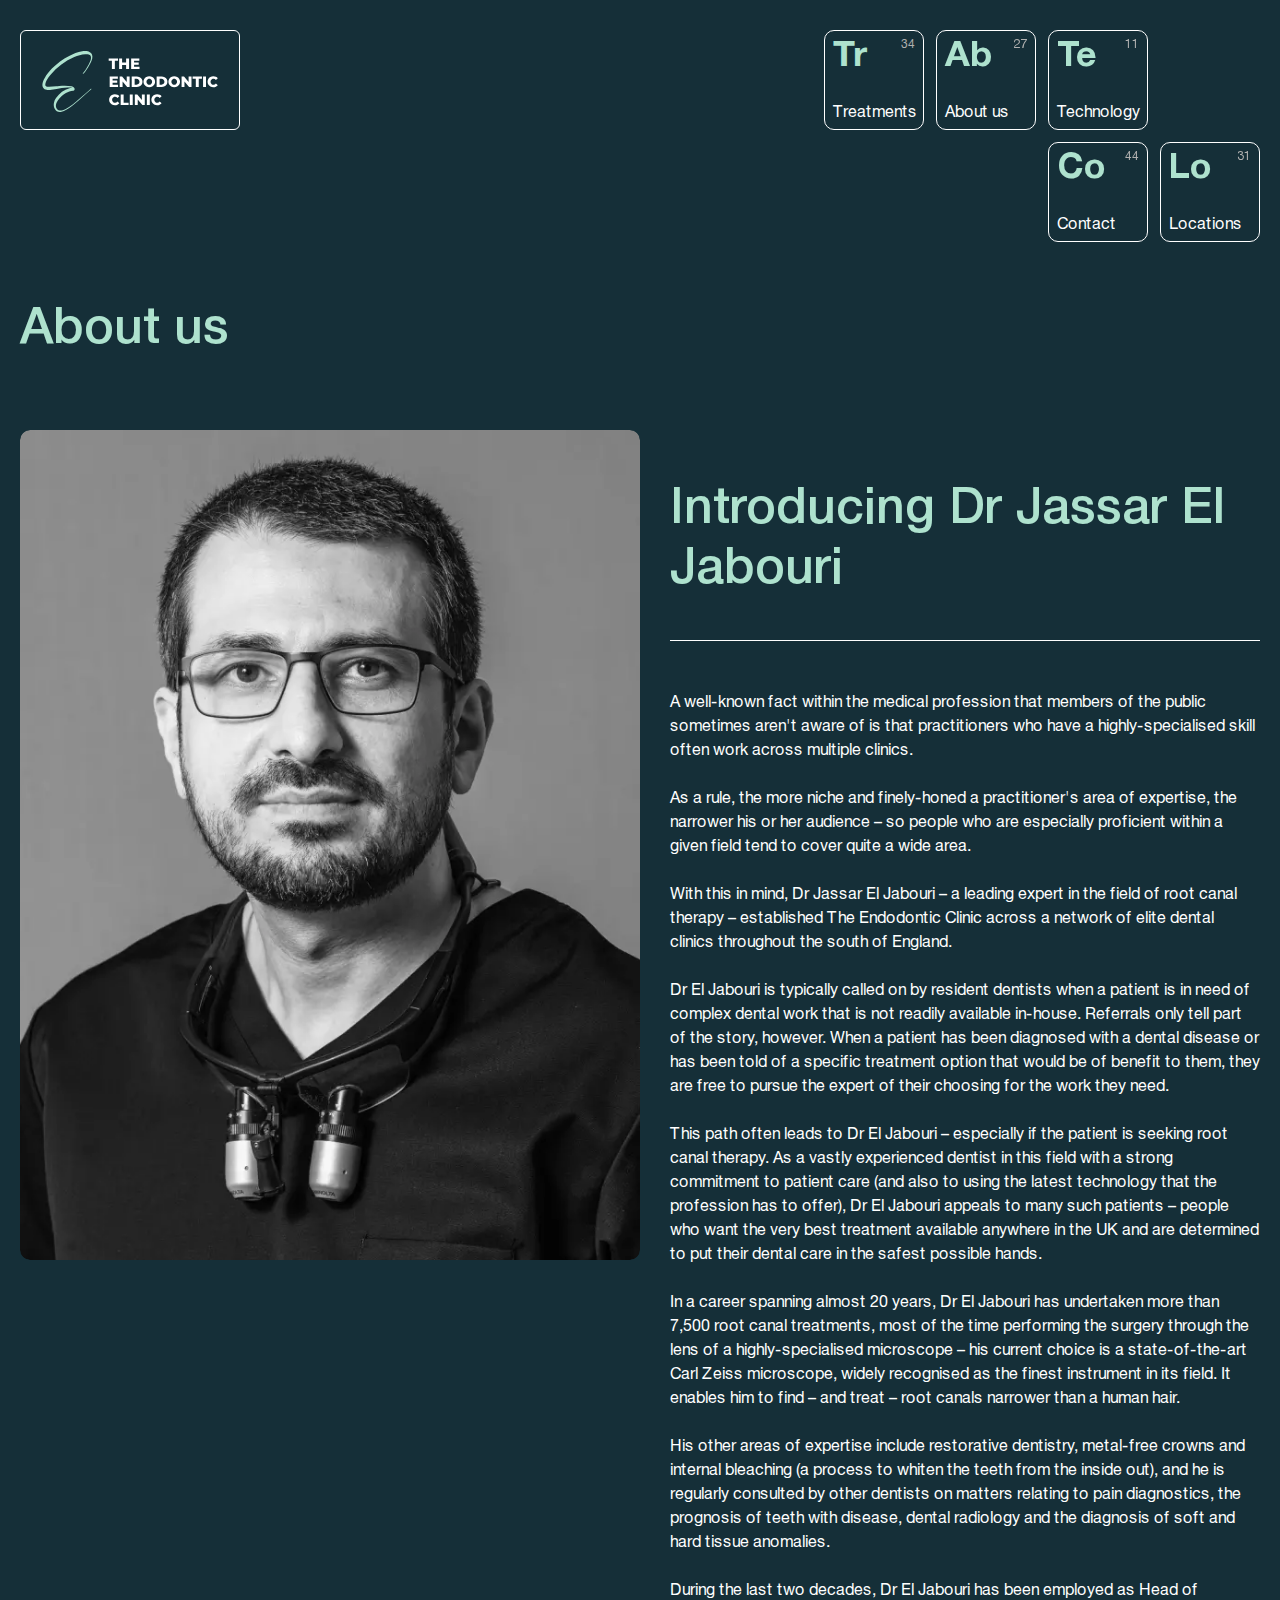
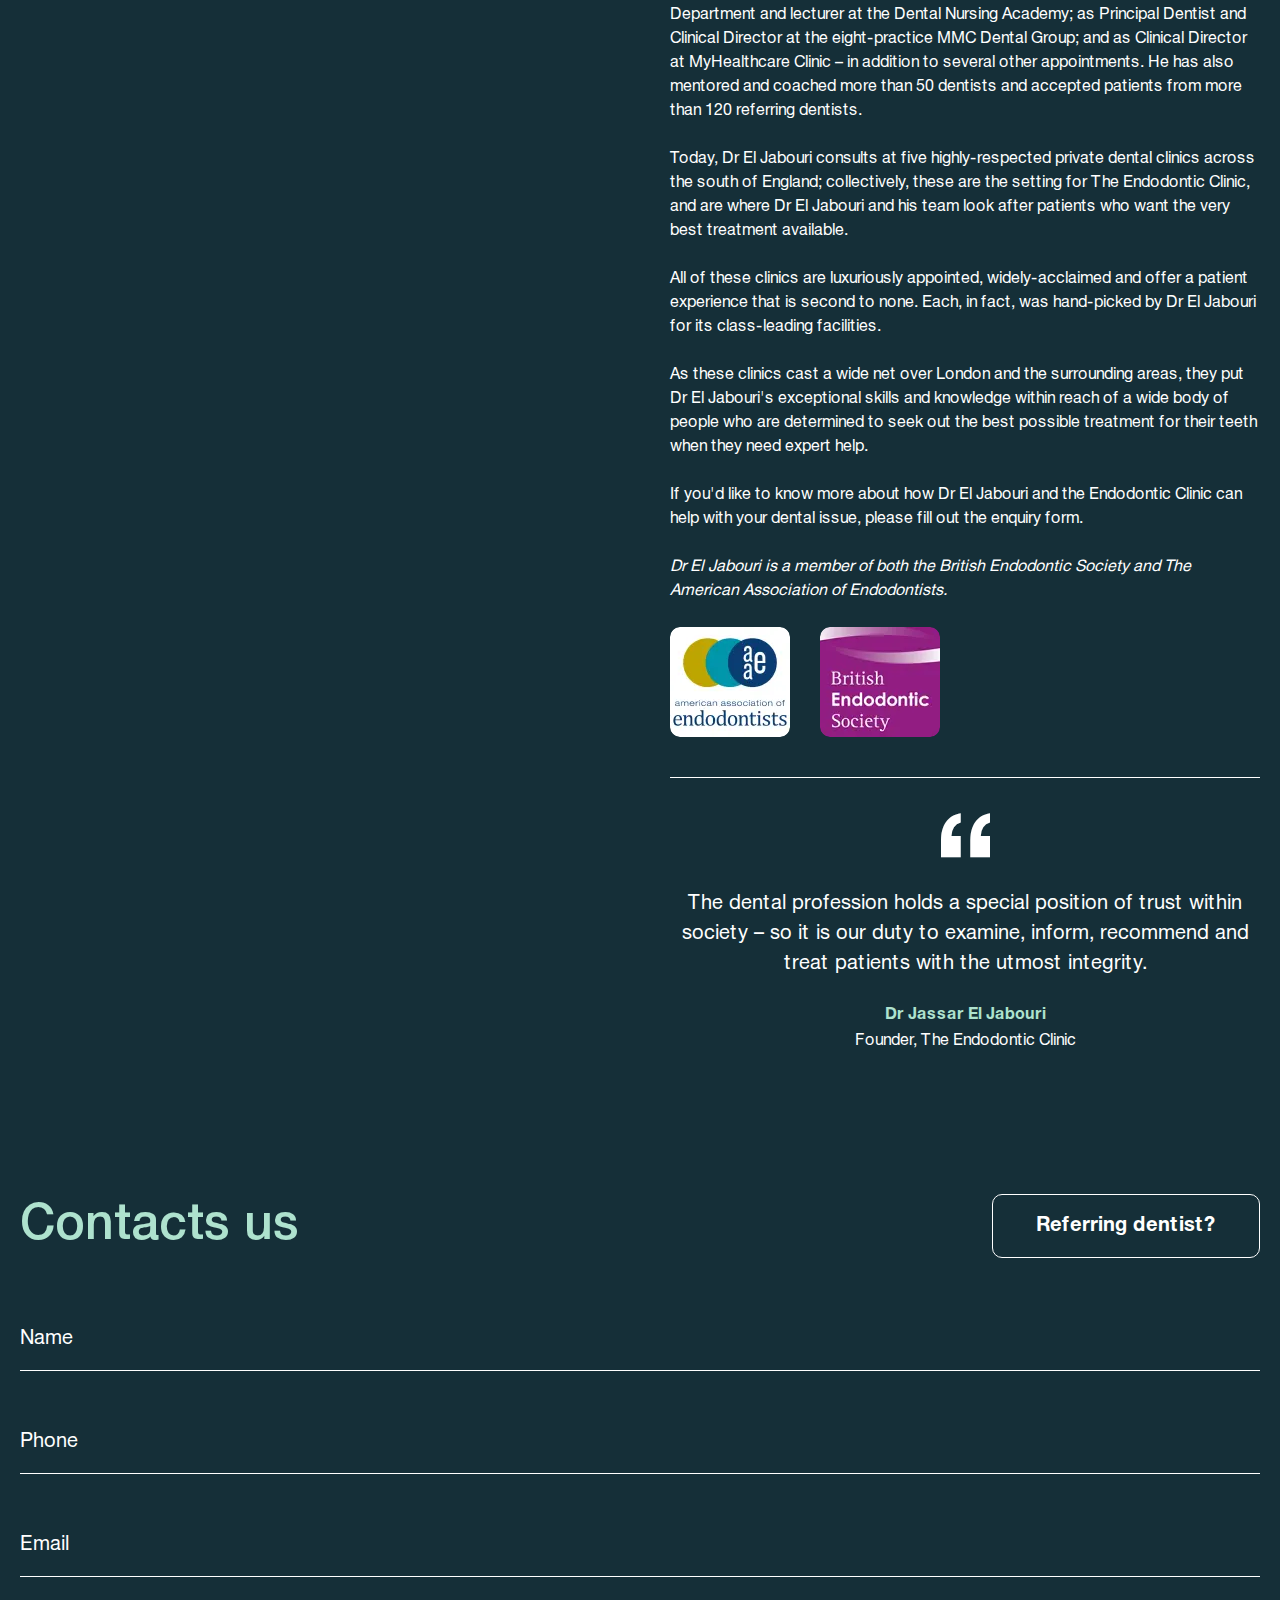
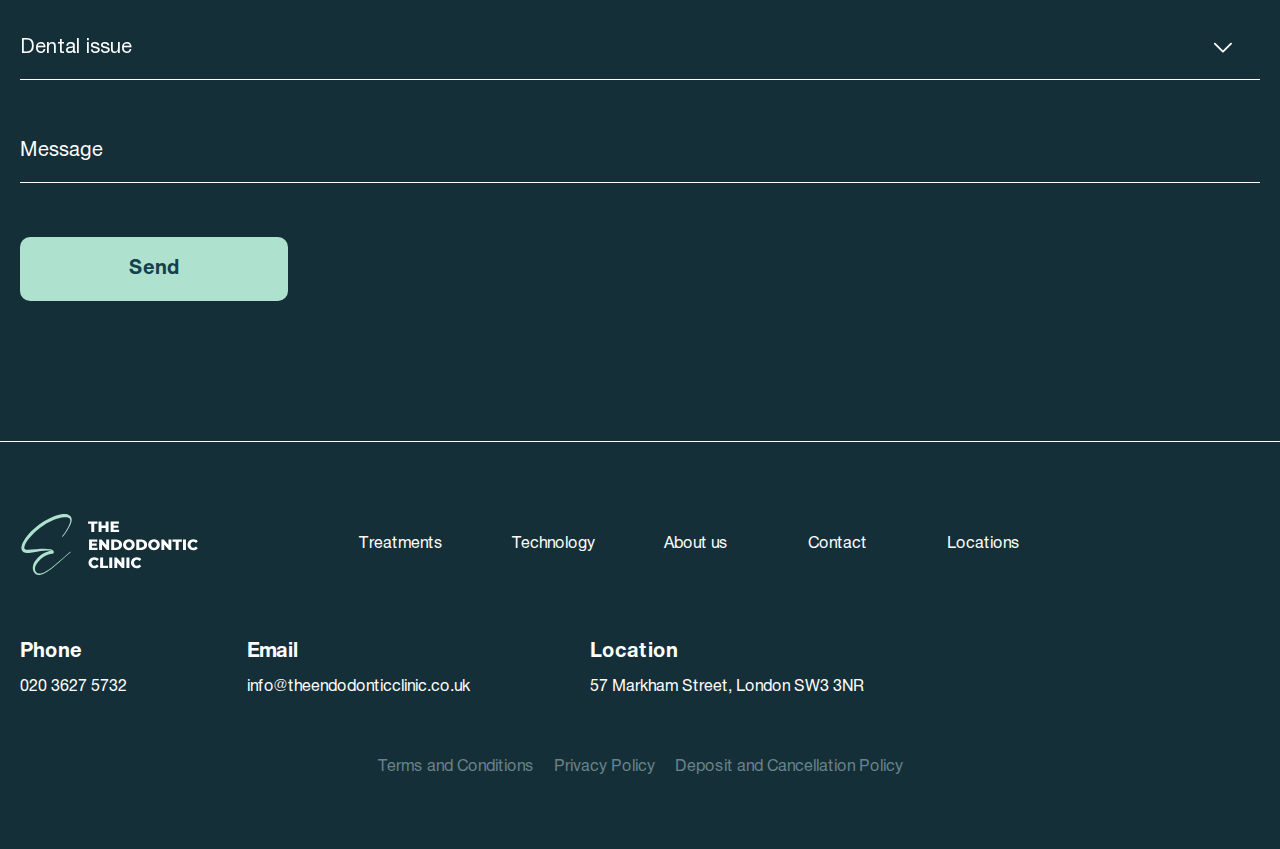
<file: about.html>
<!DOCTYPE html>
<html lang="en">
  <head>
    <meta charset="UTF-8" />
    <meta http-equiv="X-UA-Compatible" content="IE=edge" />
    <meta name="viewport" content="width=device-width, initial-scale=1.0" />
    <title>Endoclinic - About</title>

    <!-- Import Style's -->
    <link rel="stylesheet" href="./css/vendor.min.css" />
    <link rel="stylesheet" href="./css/main.css" />

    <link rel="apple-touch-icon" sizes="76x76" href="img/favicon/apple-touch-icon.png" />
    <link rel="icon" type="image/png" sizes="32x32" href="img/favicon/favicon-32x32.png" />
    <link rel="icon" type="image/png" sizes="16x16" href="img/favicon/favicon-16x16.png" />
    <link rel="manifest" href="img/favicon/site.webmanifest" />
    <meta name="msapplication-TileColor" content="#da532c" />
    <meta name="theme-color" content="#ffffff" />
  </head>

  <body class="about-page">
    <div class="site-container no-overflow-container">
      <!-- Header -->
      <header class="header">
        <div class="container">
          <a href="index.html" class="logo">
            <picture>
              <source srcset="img/logo.svg" type="image/webp" />
              <img src="img/logo.svg" alt="Logo of Endoclinic" />
            </picture>
          </a>
          <nav class="nav">
            <ul class="nav__list menu">
              <li class="nav__item menu-item">
                <a href="treatments.html" class="nav__link">
                  <span class="symbol">Tr</span>
                  <span class="number">34</span>
                  <span class="title">Treatments</span>
                </a>
              </li>
              <li class="nav__item menu-item">
                <a href="about.html" class="nav__link">
                  <span class="symbol">Ab</span>
                  <span class="number">27</span>
                  <span class="title">About us</span>
                </a>
              </li>
              <li class="nav__item menu-item">
                <a href="technology.html" class="nav__link">
                  <span class="symbol">Te</span>
                  <span class="number">11</span>
                  <span class="title">Technology</span>
                </a>
              </li>
              <li class="nav__item menu-item plug">
                <a href="" class="nav__link">
                  <span class="symbol"></span>
                  <span class="number"></span>
                  <span class="title"></span>
                </a>
              </li>
              <li class="nav__item menu-item">
                <a href="#contacts-form" class="nav__link scroll__link">
                  <span class="symbol">Co</span>
                  <span class="number">44</span>
                  <span class="title">Contact</span>
                </a>
              </li>
              <li class="nav__item menu-item">
                <a href="contacts.html" class="nav__link">
                  <span class="symbol">Lo</span>
                  <span class="number">31</span>
                  <span class="title">Locations</span>
                </a>
              </li>
            </ul>
          </nav>
          <button class="burger">
            <span class="burger__wrapper">
              <span class="burger__line"></span>
            </span>
          </button>
          <div class="header-contacts">
            <ul class="header-contacts__list">
              <li class="header-contacts__item">
                <a href="#contacts-form" class="header-contacts__link scroll__link">
                  <i class="icon-email"></i>
                </a>
              </li>
              <li class="header-contacts__item">
                <a href="tel:02036275732" class="header-contacts__link">
                  <i class="icon-phone"></i>
                </a>
              </li>
            </ul>
          </div>
          <div class="header-content">
            <div class="container">
              <ul class="header-content__list">
                <li class="header-content__item">57 Markham Street, London SW3 3NR</li>
                <!-- <li class="header-content__item">Level Zero, Crossrail Pl, London E14 5AR</li> -->
                <li class="header-content__item">Centurion Court, 64 London Road Reading RG1 5AS</li>
                <li class="header-content__item">61 Perrymount Rd, Haywards Heath RH16 1DN</li>
                <li class="header-content__item">21 New Church Road Hove BN3 4AD</li>
              </ul>
              <div class="header-content__footer">
                <a href="tel:02036275732" class="header-content__link">020 3627 5732</a>
                <a href="referring.html" class="btn-secondary"> Referring dentist? </a>
              </div>
            </div>
          </div>
        </div>
      </header>
      <main>
        <!-- About -->
        <section class="refering about about-single">
          <div class="container">
            <div class="section-header">
              <h1>About us</h1>
            </div>
            <div class="about-table">
              <div class="about__photo">
                <picture>
                  <source srcset="img/about/about-photo-2.webp" type="image/webp" />
                  <img src="img/about/about-photo-2.png" alt="Us Photo" />
                </picture>
              </div>
              <div class="about-text">
                <h2>Introducing Dr Jassar El Jabouri</h2>
                <p>A well-known fact within the medical profession that members of the public sometimes aren't aware of is that practitioners who have a highly-specialised skill often work across multiple clinics.</p>
                <p>As a rule, the more niche and finely-honed a practitioner's area of expertise, the narrower his or her audience – so people who are especially proficient within a given field tend to cover quite a wide area.</p>
                <p>With this in mind, Dr Jassar El Jabouri – a leading expert in the field of root canal therapy – established The Endodontic Clinic across a network of elite dental clinics throughout the south of England.</p>
                <p>
                  Dr El Jabouri is typically called on by resident dentists when a patient is in need of complex dental work that is not readily available in-house. Referrals only tell part of the story, however. When a patient has been diagnosed
                  with a dental disease or has been told of a specific treatment option that would be of benefit to them, they are free to pursue the expert of their choosing for the work they need.
                </p>
                <p>
                  This path often leads to Dr El Jabouri – especially if the patient is seeking root canal therapy. As a vastly experienced dentist in this field with a strong commitment to patient care (and also to using the latest technology that
                  the profession has to offer), Dr El Jabouri appeals to many such patients – people who want the very best treatment available anywhere in the UK and are determined to put their dental care in the safest possible hands.
                </p>
                <p>
                  In a career spanning almost 20 years, Dr El Jabouri has undertaken more than 7,500 root canal treatments, most of the time performing the surgery through the lens of a highly-specialised microscope – his current choice is a
                  state-of-the-art Carl Zeiss microscope, widely recognised as the finest instrument in its field. It enables him to find – and treat – root canals narrower than a human hair.
                </p>
                <p>
                  His other areas of expertise include restorative dentistry, metal-free crowns and internal bleaching (a process to whiten the teeth from the inside out), and he is regularly consulted by other dentists on matters relating to pain
                  diagnostics, the prognosis of teeth with disease, dental radiology and the diagnosis of soft and hard tissue anomalies.
                </p>
                <p>
                  During the last two decades, Dr El Jabouri has been employed as Head of Department and lecturer at the Dental Nursing Academy; as Principal Dentist and Clinical Director at the eight-practice MMC Dental Group; and as Clinical
                  Director at MyHealthcare Clinic – in addition to several other appointments. He has also mentored and coached more than 50 dentists and accepted patients from more than 120 referring dentists.
                </p>
                <p>
                  Today, Dr El Jabouri consults at five highly-respected private dental clinics across the south of England; collectively, these are the setting for The Endodontic Clinic, and are where Dr El Jabouri and his team look after patients
                  who want the very best treatment available.
                </p>
                <p>All of these clinics are luxuriously appointed, widely-acclaimed and offer a patient experience that is second to none. Each, in fact, was hand-picked by Dr El Jabouri for its class-leading facilities.</p>
                <p>
                  As these clinics cast a wide net over London and the surrounding areas, they put Dr El Jabouri's exceptional skills and knowledge within reach of a wide body of people who are determined to seek out the best possible treatment for
                  their teeth when they need expert help.
                </p>
                <p>If you'd like to know more about how Dr El Jabouri and the Endodontic Clinic can help with your dental issue, please fill out the enquiry form.</p>
                <em class="mb-24">Dr El Jabouri is a member of both the British Endodontic Society and The American Association of Endodontists.</em>
                <div class="about-progress-table">
                  <div class="about-progress-wrapper">
                    <div class="about-progress__item">
                      <picture>
                        <source srcset="img/about/about-progress-1.webp" type="image/webp" />
                        <img src="img/about/about-progress-1.png" alt="About Progress" />
                      </picture>
                    </div>
                  </div>
                  <div class="about-progress-wrapper">
                    <div class="about-progress__item">
                      <picture>
                        <source srcset="img/about/about-progress-2.webp" type="image/webp" />
                        <img src="img/about/about-progress-2.png" alt="About Progress" />
                      </picture>
                    </div>
                  </div>
                </div>
                <div class="about-quote">
                  <i class="icon-quotes"></i>
                  <p>The dental profession holds a special position of trust within society – so it is our duty to examine, inform, recommend and treat patients with the utmost integrity.</p>
                  <h3>
                    Dr Jassar El Jabouri
                    <span>Founder, The Endodontic Clinic</span>
                  </h3>
                </div>
              </div>
            </div>
          </div>
        </section>
        <!-- Contacts form -->
        <section id="contacts-form" class="contacts-form" role="form">
          <div class="container">
            <div class="section-header">
              <h2>Contacts us</h2>
              <a href="referring.html" class="btn-secondary"> Referring dentist? </a>
            </div>
            <form action="sendEmail.php" method="POST" class="form" enctype="multipart/form-data">
              <input type="text" name="user_name" class="form__field" placeholder="Name" />
              <input type="tel" name="user_phone" class="form__field" placeholder="Phone" />
              <input type="email" name="user_email" class="form__field" placeholder="Email" />

              <select name="user_issue" id="mounth">
                <option value="hide">Dental issue</option>
                <option value="root canal treatment">Root canal treatment</option>
                <option value="tooth infection">Tooth infection</option>
                <option value="toothache">Toothache</option>
                <option value="lost filling">Lost filling</option>
                <option value="lost crown">Lost crown</option>
                <option value="bleaching">Bleaching</option>
                <option value="broken tooth">Broken tooth</option>
                <option value="other">Other</option>
              </select>
              <textarea name="user_message" rows="1" class="form__field message" placeholder="Message"></textarea>
              <button type="submit" class="btn-primary">Send</button>
            </form>
          </div>
        </section>
      </main>

      <!-- Footer -->
      <footer class="footer">
        <div class="container">
          <div class="footer__row">
            <a href="index.html" class="logo">
              <picture>
                <source srcset="img/logo.svg" type="image/webp" />
                <img src="img/logo.svg" alt="Logo of Endoclinic" />
              </picture>
            </a>
            <ul class="footer__list">
              <li>
                <a href="treatments.html"> Treatments </a>
              </li>
              <li>
                <a href="technology.html"> Technology </a>
              </li>
              <li>
                <a href="about.html"> About us </a>
              </li>
              <li>
                <a href="contacts.html"> Contact </a>
              </li>
              <li>
                <a href="contacts.html"> Locations </a>
              </li>
            </ul>
          </div>
          <ul class="footer__list__bottom">
            <li>
              <h3>Phone</h3>
              <a href="tel:02036275732"> 020 3627 5732 </a>
            </li>
            <li>
              <h3>Email</h3>
              <a href="mailto:info@theendodonticclinic.co.uk"> info@theendodonticclinic.co.uk </a>
            </li>
            <li>
              <h3>Location</h3>
              <p class="footer-location">57 Markham Street, London SW3 3NR</p>
            </li>
          </ul>
          <div class="copyright">
            <a href="terms-and-conditions.html"> Terms and Conditions </a>
            <a href="privacy-policy.html"> Privacy Policy </a>
            <a href="cancellation-policy.html"> Deposit and Cancellation Policy </a>
          </div>
        </div>
      </footer>
    </div>

    <!-- Import Script's -->

    <script src="./js/vendor.min.js"></script>
    <script src="./js/main.js"></script>
  </body>
</html>
</file>
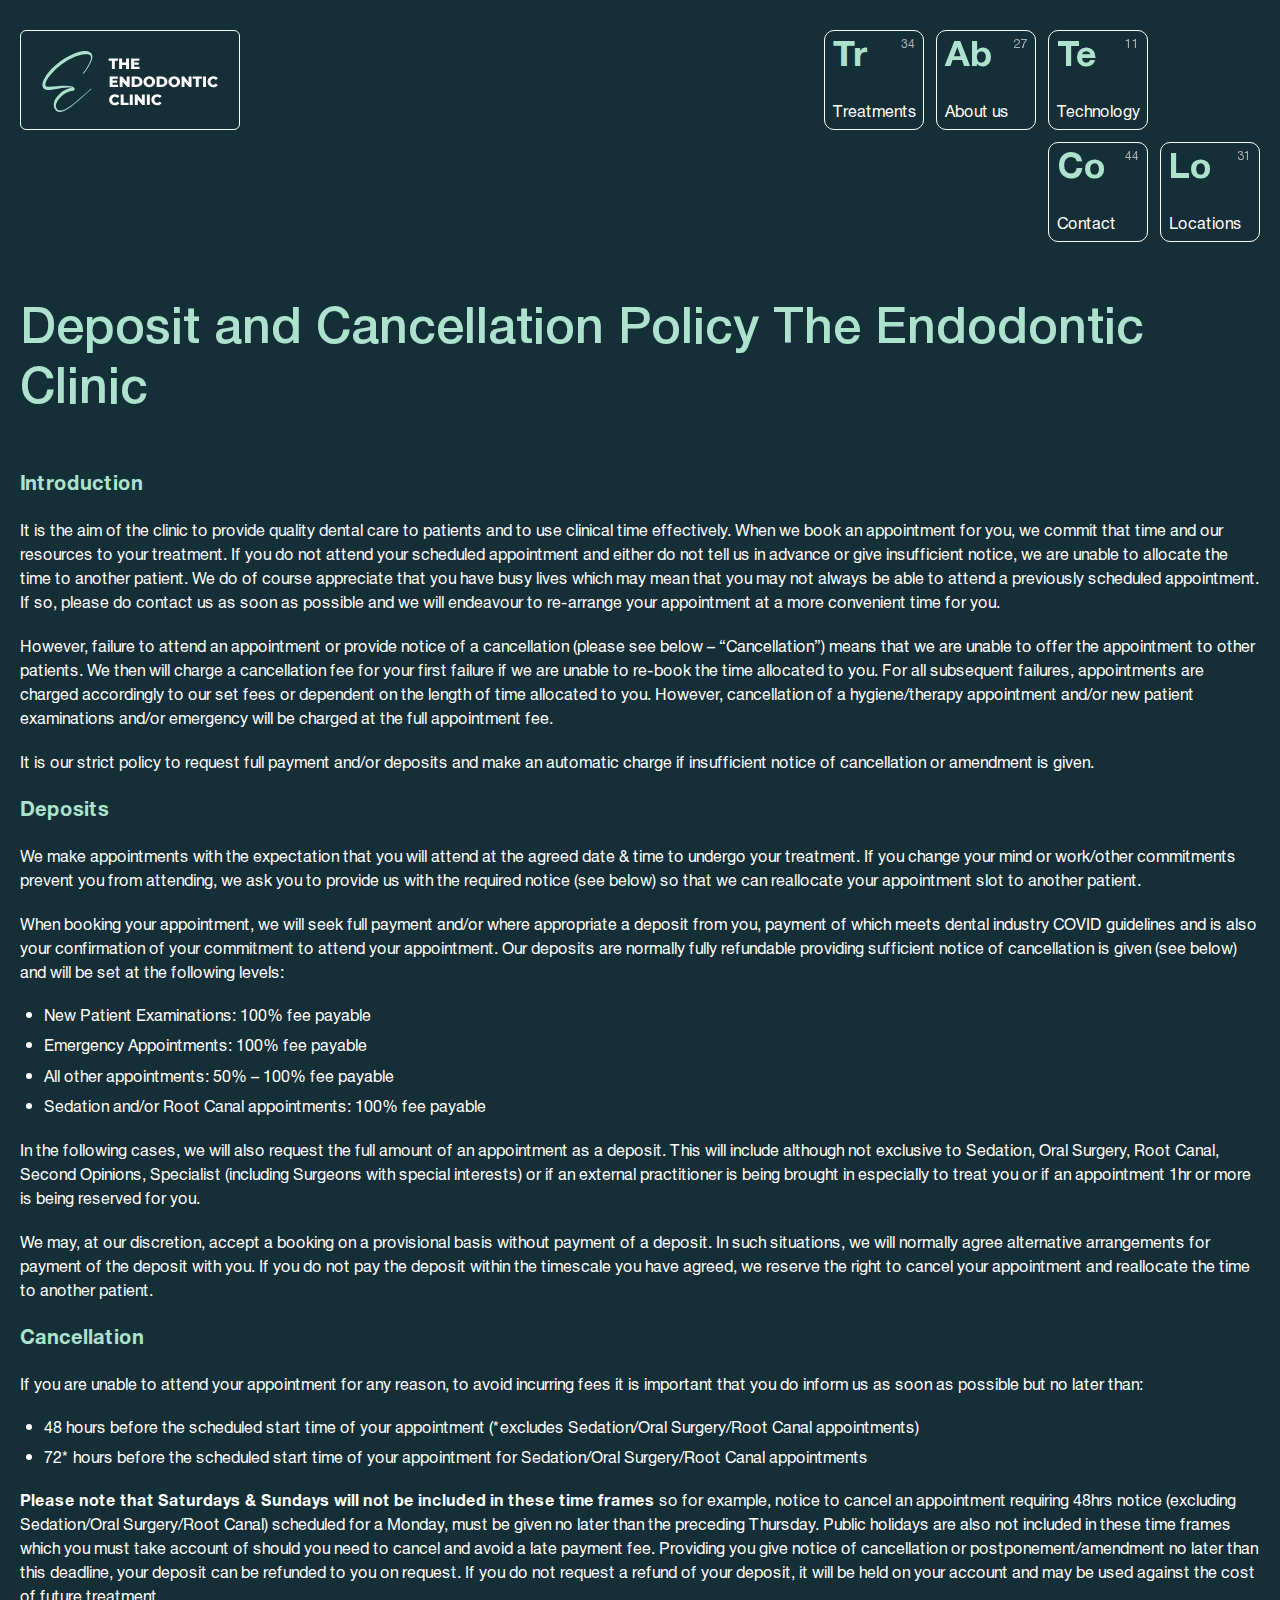
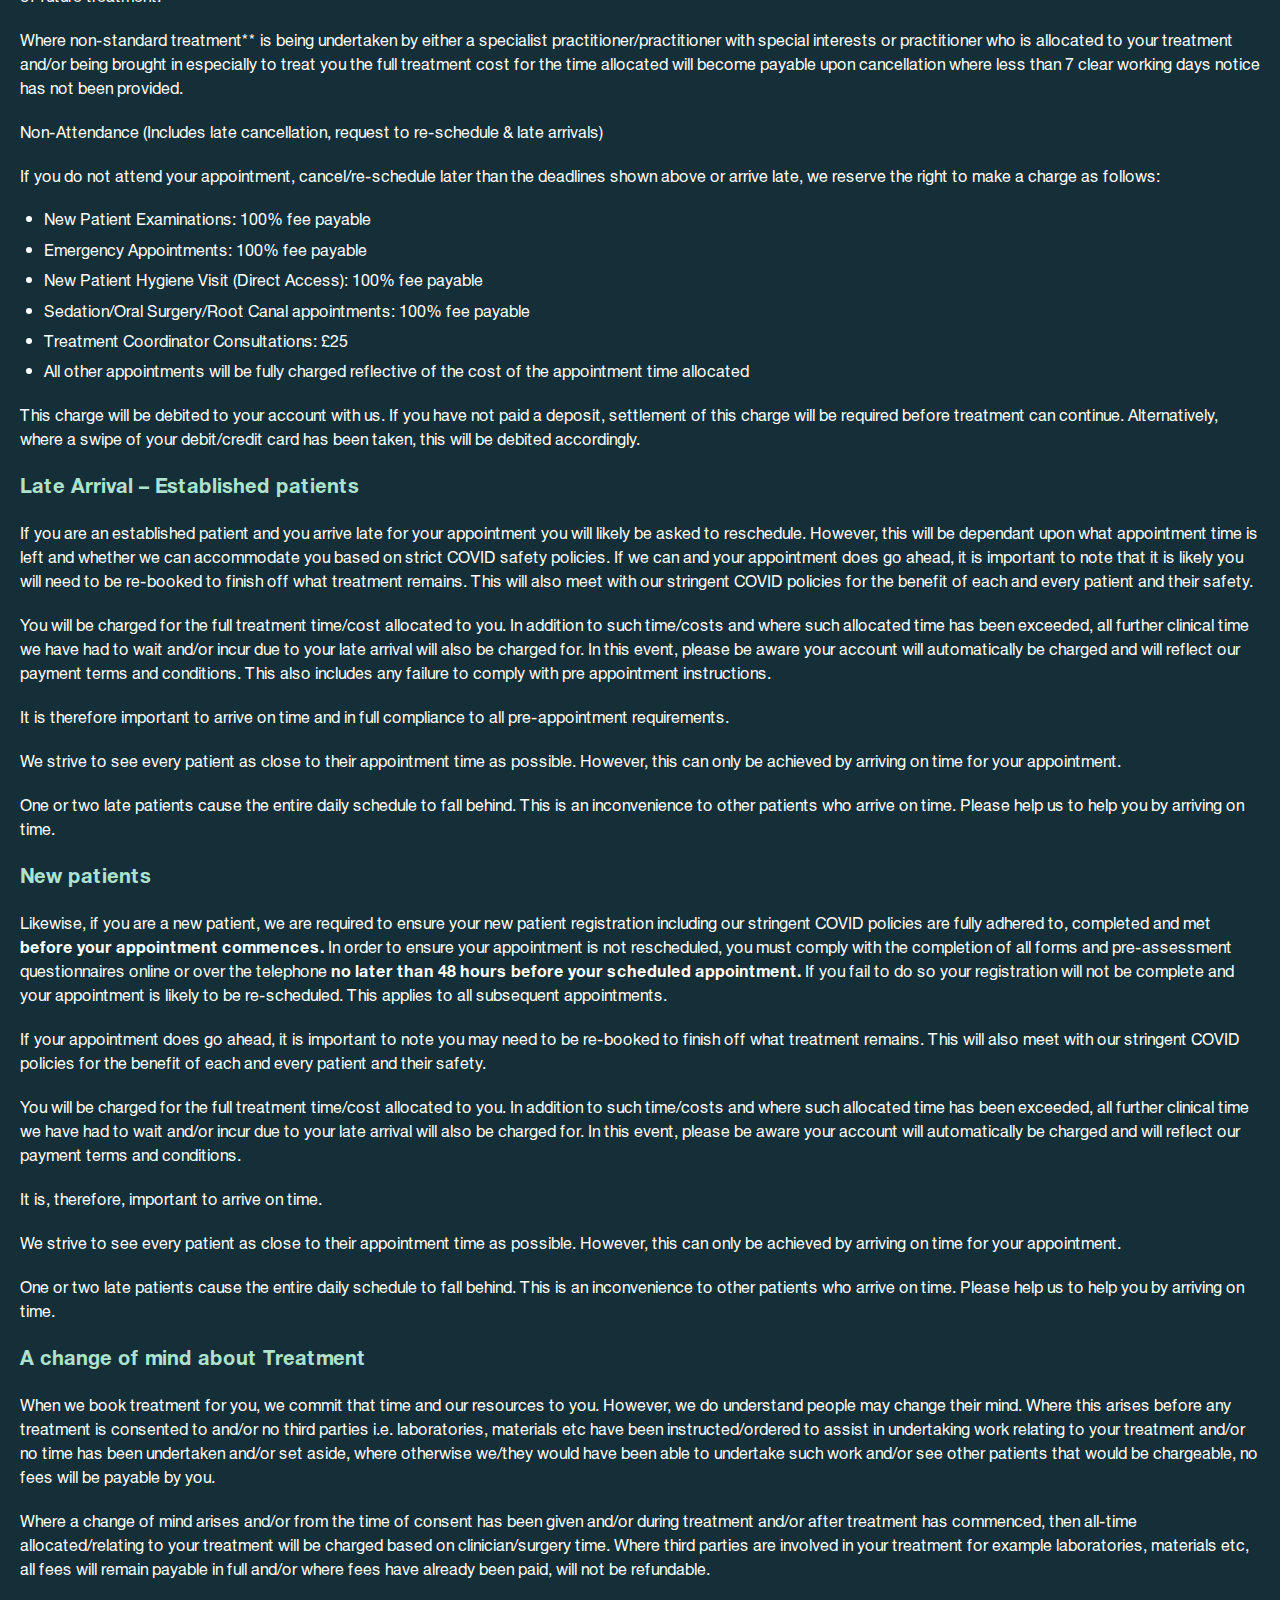
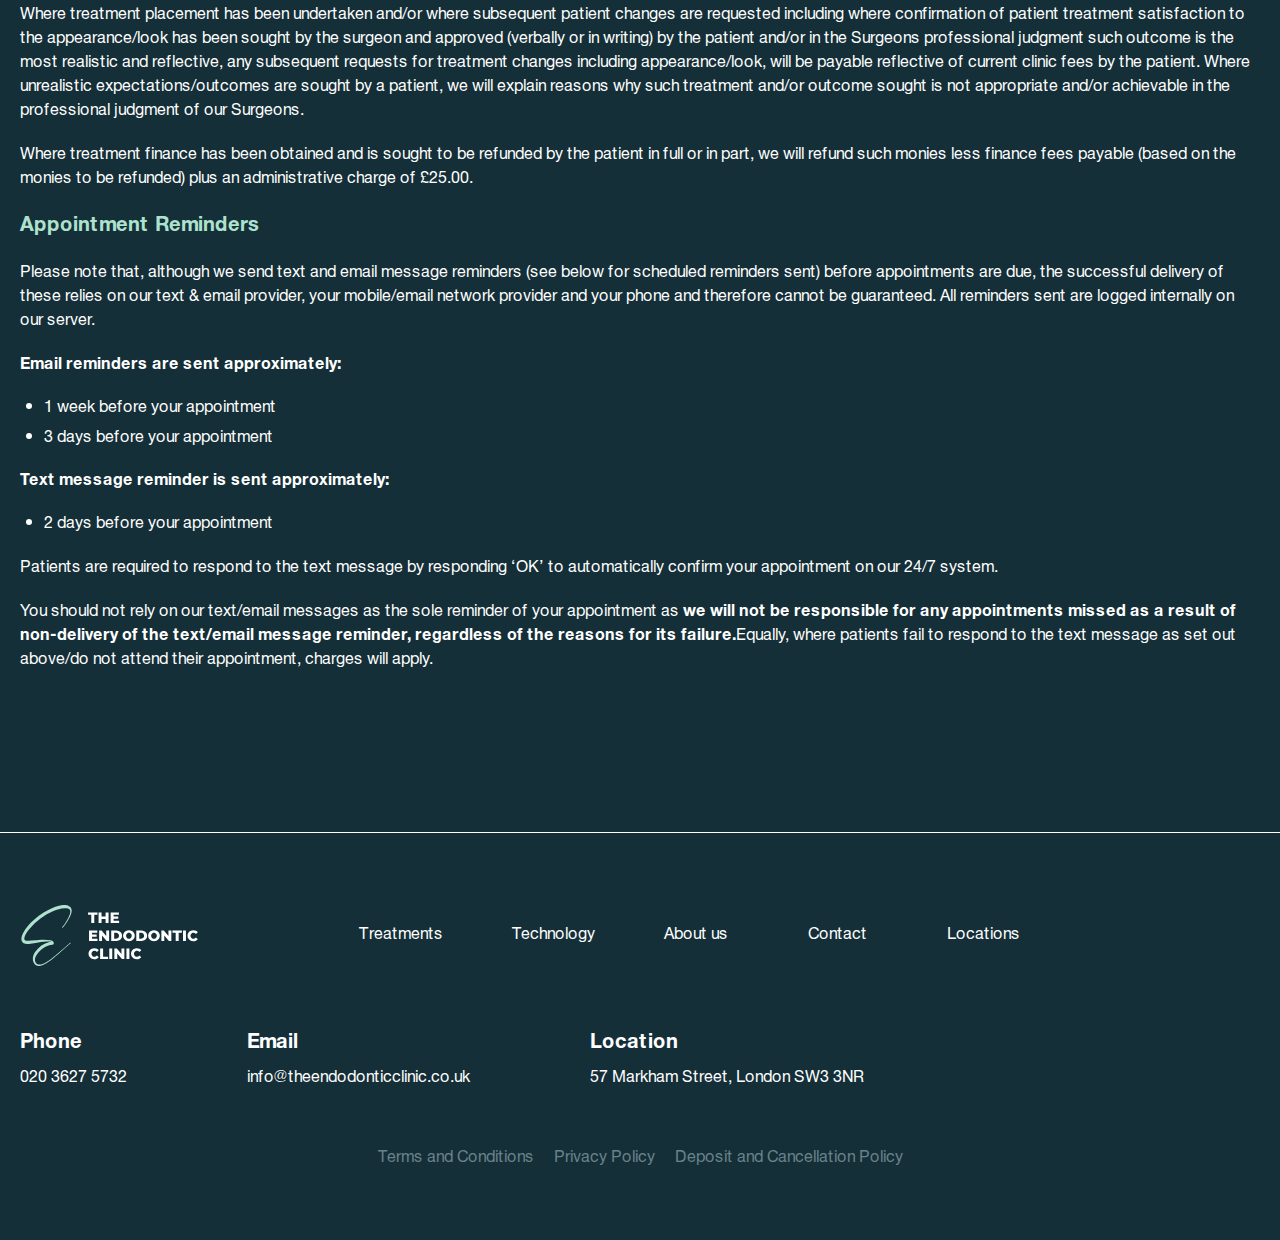
<file: cancellation-policy.html>
<!DOCTYPE html>
<html lang="en">
  <head>
    <meta charset="UTF-8" />
    <meta http-equiv="X-UA-Compatible" content="IE=edge" />
    <meta name="viewport" content="width=device-width, initial-scale=1.0" />
    <title>Endoclinic - Privacy Policy</title>

    <!-- Import Style's -->
    <link rel="stylesheet" href="./css/vendor.min.css" />
    <link rel="stylesheet" href="./css/main.css" />

    <link rel="apple-touch-icon" sizes="76x76" href="img/favicon/apple-touch-icon.png" />
    <link rel="icon" type="image/png" sizes="32x32" href="img/favicon/favicon-32x32.png" />
    <link rel="icon" type="image/png" sizes="16x16" href="img/favicon/favicon-16x16.png" />
    <link rel="manifest" href="img/favicon/site.webmanifest" />
    <meta name="msapplication-TileColor" content="#da532c" />
    <meta name="theme-color" content="#ffffff" />
  </head>

  <body>
    <div class="site-container">
      <!-- Header -->
      <header class="header">
        <div class="container">
          <a href="index.html" class="logo">
            <picture>
              <source srcset="img/logo.svg" type="image/webp" />
              <img src="img/logo.svg" alt="Logo of Endoclinic" />
            </picture>
          </a>
          <nav class="nav">
            <ul class="nav__list menu">
              <li class="nav__item menu-item">
                <a href="treatments.html" class="nav__link">
                  <span class="symbol">Tr</span>
                  <span class="number">34</span>
                  <span class="title">Treatments</span>
                </a>
              </li>
              <li class="nav__item menu-item">
                <a href="about.html" class="nav__link">
                  <span class="symbol">Ab</span>
                  <span class="number">27</span>
                  <span class="title">About us</span>
                </a>
              </li>
              <li class="nav__item menu-item">
                <a href="technology.html" class="nav__link">
                  <span class="symbol">Te</span>
                  <span class="number">11</span>
                  <span class="title">Technology</span>
                </a>
              </li>
              <li class="nav__item menu-item plug">
                <a href="" class="nav__link">
                  <span class="symbol"></span>
                  <span class="number"></span>
                  <span class="title"></span>
                </a>
              </li>
              <li class="nav__item menu-item">
                <a href="#contacts-form" class="nav__link scroll__link">
                  <span class="symbol">Co</span>
                  <span class="number">44</span>
                  <span class="title">Contact</span>
                </a>
              </li>
              <li class="nav__item menu-item">
                <a href="contacts.html" class="nav__link">
                  <span class="symbol">Lo</span>
                  <span class="number">31</span>
                  <span class="title">Locations</span>
                </a>
              </li>
            </ul>
          </nav>
          <button class="burger">
            <span class="burger__wrapper">
              <span class="burger__line"></span>
            </span>
          </button>
          <div class="header-contacts">
            <ul class="header-contacts__list">
              <li class="header-contacts__item">
                <a href="contacts.html" class="header-contacts__link">
                  <i class="icon-email"></i>
                </a>
              </li>
              <li class="header-contacts__item">
                <a href="tel:02036275732" class="header-contacts__link">
                  <i class="icon-phone"></i>
                </a>
              </li>
            </ul>
          </div>
          <div class="header-content">
            <div class="container">
              <ul class="header-content__list">
                <li class="header-content__item">57 Markham Street, London SW3 3NR</li>
                <!-- <li class="header-content__item">Level Zero, Crossrail Pl, London E14 5AR</li> -->
                <li class="header-content__item">Centurion Court, 64 London Road Reading RG1 5AS</li>
                <li class="header-content__item">61 Perrymount Rd, Haywards Heath RH16 1DN</li>
                <li class="header-content__item">21 New Church Road Hove BN3 4AD</li>
              </ul>
              <div class="header-content__footer">
                <a href="tel:02036275732" class="header-content__link">020 3627 5732</a>
                <a href="referring.html" class="btn-secondary"> Referring dentist? </a>
              </div>
            </div>
          </div>
        </div>
      </header>
      <main>
        <!-- Privacy Policy -->
        <section class="privacy">
          <div class="container entry-content">
            <div class="section-header">
              <h1>Deposit and Cancellation Policy The Endodontic Clinic</h1>
            </div>
            <h3>Introduction</h3>
            <p>
              It is the aim of the clinic to provide quality dental care to patients and to use clinical time effectively. When we book an appointment for you, we commit that time and our resources to your treatment. If you do not attend your
              scheduled appointment and either do not tell us in advance or give insufficient notice, we are unable to allocate the time to another patient. We do of course appreciate that you have busy lives which may mean that you may not always be
              able to attend a previously scheduled appointment. If so, please do contact us as soon as possible and we will endeavour to re-arrange your appointment at a more convenient time for you.
            </p>
            <p>
              However, failure to attend an appointment or provide notice of a cancellation (please see below – “Cancellation”) means that we are unable to offer the appointment to other patients. We then will charge a cancellation fee for your first
              failure if we are unable to re-book the time allocated to you. For all subsequent failures, appointments are charged accordingly to our set fees or dependent on the length of time allocated to you. However, cancellation of a
              hygiene/therapy appointment and/or new patient examinations and/or emergency will be charged at the full appointment fee.
            </p>
            <p>It is our strict policy to request full payment and/or deposits and make an automatic charge if insufficient notice of cancellation or amendment is given.</p>
            <h3>Deposits</h3>
            <p>
              We make appointments with the expectation that you will attend at the agreed date & time to undergo your treatment. If you change your mind or work/other commitments prevent you from attending, we ask you to provide us with the required
              notice (see below) so that we can reallocate your appointment slot to another patient.
            </p>
            <p>
              When booking your appointment, we will seek full payment and/or where appropriate a deposit from you, payment of which meets dental industry COVID guidelines and is also your confirmation of your commitment to attend your appointment.
              Our deposits are normally fully refundable providing sufficient notice of cancellation is given (see below) and will be set at the following levels:
            </p>
            <ul>
              <li>New Patient Examinations: 100% fee payable</li>
              <li>Emergency Appointments: 100% fee payable</li>
              <li>All other appointments: 50% – 100% fee payable</li>
              <li>Sedation and/or Root Canal appointments: 100% fee payable</li>
            </ul>
            <p>
              In the following cases, we will also request the full amount of an appointment as a deposit. This will include although not exclusive to Sedation, Oral Surgery, Root Canal, Second Opinions, Specialist (including Surgeons with special
              interests) or if an external practitioner is being brought in especially to treat you or if an appointment 1hr or more is being reserved for you.
            </p>
            <p>
              We may, at our discretion, accept a booking on a provisional basis without payment of a deposit. In such situations, we will normally agree alternative arrangements for payment of the deposit with you. If you do not pay the deposit
              within the timescale you have agreed, we reserve the right to cancel your appointment and reallocate the time to another patient.
            </p>
            <h3>Cancellation</h3>
            <p>If you are unable to attend your appointment for any reason, to avoid incurring fees it is important that you do inform us as soon as possible but no later than:</p>
            <ul>
              <li>48 hours before the scheduled start time of your appointment (*excludes Sedation/Oral Surgery/Root Canal appointments)</li>
              <li>72* hours before the scheduled start time of your appointment for Sedation/Oral Surgery/Root Canal appointments</li>
            </ul>
            <p>
              <strong>Please note that Saturdays & Sundays will not be included in these time frames</strong> so for example, notice to cancel an appointment requiring 48hrs notice (excluding Sedation/Oral Surgery/Root Canal) scheduled for a Monday,
              must be given no later than the preceding Thursday. Public holidays are also not included in these time frames which you must take account of should you need to cancel and avoid a late payment fee. Providing you give notice of
              cancellation or postponement/amendment no later than this deadline, your deposit can be refunded to you on request. If you do not request a refund of your deposit, it will be held on your account and may be used against the cost of
              future treatment.
            </p>
            <p>
              Where non-standard treatment** is being undertaken by either a specialist practitioner/practitioner with special interests or practitioner who is allocated to your treatment and/or being brought in especially to treat you the full
              treatment cost for the time allocated will become payable upon cancellation where less than 7 clear working days notice has not been provided.
            </p>
            <p>Non-Attendance (Includes late cancellation, request to re-schedule & late arrivals)</p>
            <p>If you do not attend your appointment, cancel/re-schedule later than the deadlines shown above or arrive late, we reserve the right to make a charge as follows:</p>
            <ul>
              <li>New Patient Examinations: 100% fee payable</li>
              <li>Emergency Appointments: 100% fee payable</li>
              <li>New Patient Hygiene Visit (Direct Access): 100% fee payable</li>
              <li>Sedation/Oral Surgery/Root Canal appointments: 100% fee payable</li>
              <li>Treatment Coordinator Consultations: £25</li>
              <li>All other appointments will be fully charged reflective of the cost of the appointment time allocated</li>
            </ul>
            <p>
              This charge will be debited to your account with us. If you have not paid a deposit, settlement of this charge will be required before treatment can continue. Alternatively, where a swipe of your debit/credit card has been taken, this
              will be debited accordingly.
            </p>
            <h3>Late Arrival – Established patients</h3>
            <p>
              If you are an established patient and you arrive late for your appointment you will likely be asked to reschedule. However, this will be dependant upon what appointment time is left and whether we can accommodate you based on strict
              COVID safety policies. If we can and your appointment does go ahead, it is important to note that it is likely you will need to be re-booked to finish off what treatment remains. This will also meet with our stringent COVID policies for
              the benefit of each and every patient and their safety.
            </p>
            <p>
              You will be charged for the full treatment time/cost allocated to you. In addition to such time/costs and where such allocated time has been exceeded, all further clinical time we have had to wait and/or incur due to your late arrival
              will also be charged for. In this event, please be aware your account will automatically be charged and will reflect our payment terms and conditions. This also includes any failure to comply with pre appointment instructions.
            </p>
            <p>It is therefore important to arrive on time and in full compliance to all pre-appointment requirements.</p>
            <p>We strive to see every patient as close to their appointment time as possible. However, this can only be achieved by arriving on time for your appointment.</p>
            <p>One or two late patients cause the entire daily schedule to fall behind. This is an inconvenience to other patients who arrive on time. Please help us to help you by arriving on time.</p>
            <h3>New patients</h3>
            <p>
              Likewise, if you are a new patient, we are required to ensure your new patient registration including our stringent COVID policies are fully adhered to, completed and met <strong>before your appointment commences.</strong> In order to
              ensure your appointment is not rescheduled, you must comply with the completion of all forms and pre-assessment questionnaires online or over the telephone <strong>no later than 48 hours before your scheduled appointment.</strong> If
              you fail to do so your registration will not be complete and your appointment is likely to be re-scheduled. This applies to all subsequent appointments.
            </p>
            <p>
              If your appointment does go ahead, it is important to note you may need to be re-booked to finish off what treatment remains. This will also meet with our stringent COVID policies for the benefit of each and every patient and their
              safety.
            </p>
            <p>
              You will be charged for the full treatment time/cost allocated to you. In addition to such time/costs and where such allocated time has been exceeded, all further clinical time we have had to wait and/or incur due to your late arrival
              will also be charged for. In this event, please be aware your account will automatically be charged and will reflect our payment terms and conditions.
            </p>
            <p>It is, therefore, important to arrive on time.</p>
            <p>We strive to see every patient as close to their appointment time as possible. However, this can only be achieved by arriving on time for your appointment.</p>
            <p>One or two late patients cause the entire daily schedule to fall behind. This is an inconvenience to other patients who arrive on time. Please help us to help you by arriving on time.</p>
            <h3>A change of mind about Treatment</h3>
            <p>
              When we book treatment for you, we commit that time and our resources to you. However, we do understand people may change their mind. Where this arises before any treatment is consented to and/or no third parties i.e. laboratories,
              materials etc have been instructed/ordered to assist in undertaking work relating to your treatment and/or no time has been undertaken and/or set aside, where otherwise we/they would have been able to undertake such work and/or see
              other patients that would be chargeable, no fees will be payable by you.
            </p>
            <p>
              Where a change of mind arises and/or from the time of consent has been given and/or during treatment and/or after treatment has commenced, then all-time allocated/relating to your treatment will be charged based on clinician/surgery
              time. Where third parties are involved in your treatment for example laboratories, materials etc, all fees will remain payable in full and/or where fees have already been paid, will not be refundable.
            </p>
            <p>
              Where treatment placement has been undertaken and/or where subsequent patient changes are requested including where confirmation of patient treatment satisfaction to the appearance/look has been sought by the surgeon and approved
              (verbally or in writing) by the patient and/or in the Surgeons professional judgment such outcome is the most realistic and reflective, any subsequent requests for treatment changes including appearance/look, will be payable reflective
              of current clinic fees by the patient. Where unrealistic expectations/outcomes are sought by a patient, we will explain reasons why such treatment and/or outcome sought is not appropriate and/or achievable in the professional judgment
              of our Surgeons.
            </p>
            <p>
              Where treatment finance has been obtained and is sought to be refunded by the patient in full or in part, we will refund such monies less finance fees payable (based on the monies to be refunded) plus an administrative charge of £25.00.
            </p>
            <h3>Appointment Reminders</h3>
            <p>
              Please note that, although we send text and email message reminders (see below for scheduled reminders sent) before appointments are due, the successful delivery of these relies on our text & email provider, your mobile/email network
              provider and your phone and therefore cannot be guaranteed. All reminders sent are logged internally on our server.
            </p>
            <p><strong>Email reminders are sent approximately:</strong></p>
            <ul>
              <li>1 week before your appointment</li>
              <li>3 days before your appointment</li>
            </ul>
            <p><strong>Text message reminder is sent approximately:</strong></p>
            <ul>
              <li>2 days before your appointment</li>
            </ul>
            <p>Patients are required to respond to the text message by responding ‘OK’ to automatically confirm your appointment on our 24/7 system.</p>
            <p>
              You should not rely on our text/email messages as the sole reminder of your appointment as <strong>we will not be responsible for any appointments missed as a result of non-delivery of the text/email message reminder, regardless of the reasons
                for its failure.</strong>Equally, where patients fail to respond to the text message as set out above/do not attend their appointment, charges will apply.
            </p>
          </div>
        </section>
      </main>

      <!-- Footer -->
      <footer class="footer">
        <div class="container">
          <div class="footer__row">
            <a href="index.html" class="logo">
              <picture>
                <source srcset="img/logo.svg" type="image/webp" />
                <img src="img/logo.svg" alt="Logo of Endoclinic" />
              </picture>
            </a>
            <ul class="footer__list">
              <li>
                <a href="treatments.html"> Treatments </a>
              </li>
              <li>
                <a href="technology.html"> Technology </a>
              </li>
              <li>
                <a href="about.html"> About us </a>
              </li>
              <li>
                <a href="contacts.html"> Contact </a>
              </li>
              <li>
                <a href="contacts.html"> Locations </a>
              </li>
            </ul>
          </div>
          <ul class="footer__list__bottom">
            <li>
              <h3>Phone</h3>
              <a href="tel:02036275732"> 020 3627 5732 </a>
            </li>
            <li>
              <h3>Email</h3>
              <a href="mailto:info@theendodonticclinic.co.uk"> info@theendodonticclinic.co.uk </a>
            </li>
            <li>
              <h3>Location</h3>
              <p class="footer-location">57 Markham Street, London SW3 3NR</p>
            </li>
          </ul>
          <div class="copyright">
            <a href="terms-and-conditions.html"> Terms and Conditions </a>
            <a href="privacy-policy.html"> Privacy Policy </a>
            <a href="cancellation-policy.html"> Deposit and Cancellation Policy </a>
          </div>
        </div>
      </footer>
    </div>

    <!-- Import Script's -->

    <script src="./js/vendor.min.js"></script>
    <script src="./js/main.js"></script>
  </body>
</html>
</file>
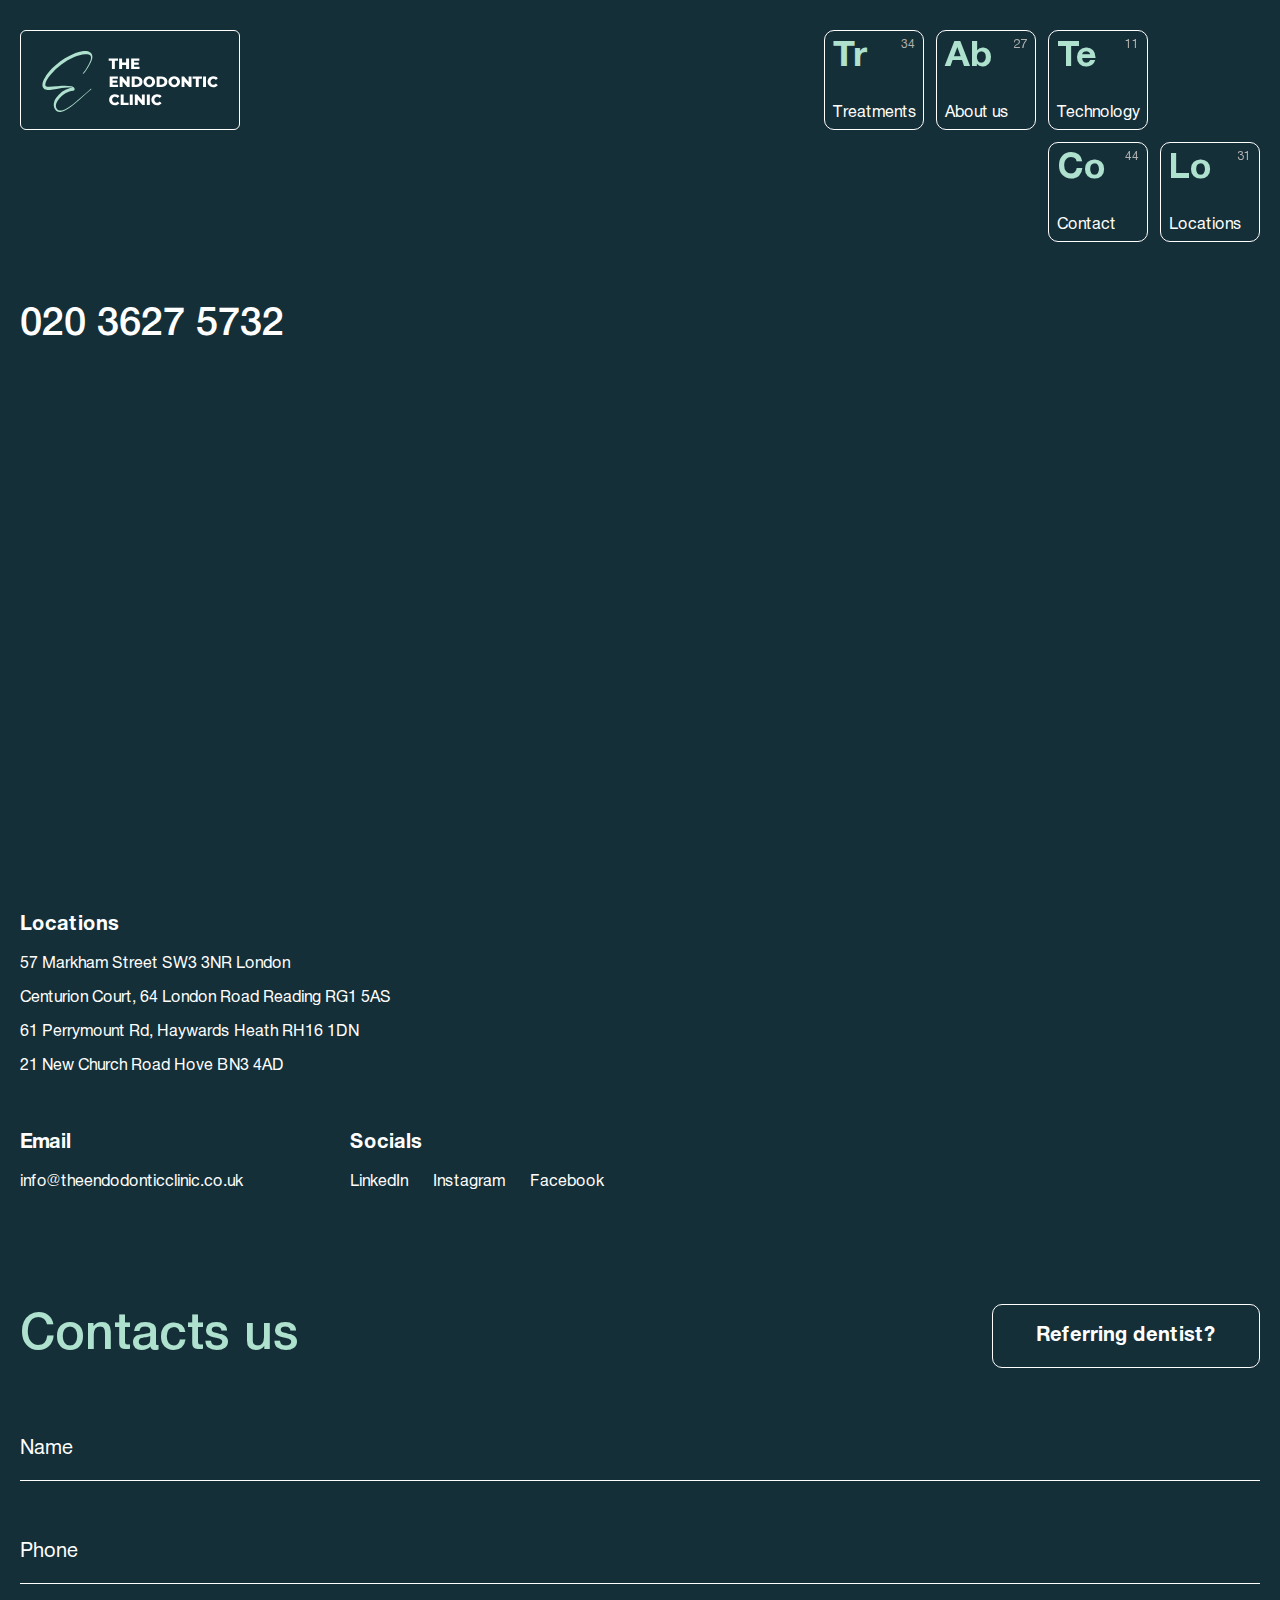
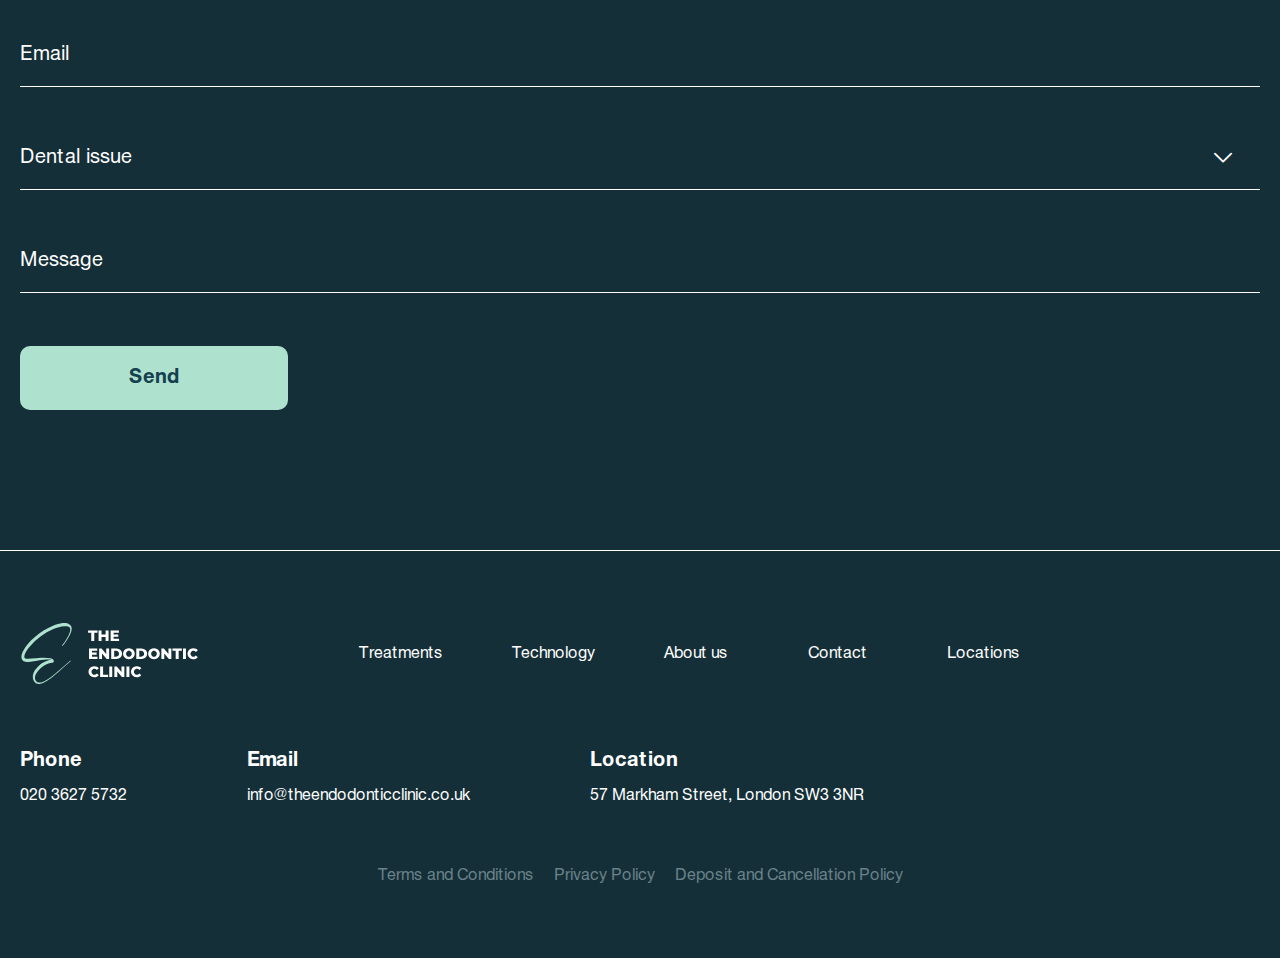
<file: contacts.html>
<!DOCTYPE html>
<html lang="en">
  <head>
    <meta charset="UTF-8" />
    <meta http-equiv="X-UA-Compatible" content="IE=edge" />
    <meta name="viewport" content="width=device-width, initial-scale=1.0" />
    <title>Endoclinic - Contacts</title>

    <!-- Import Style's -->
    <link rel="stylesheet" href="./css/vendor.min.css" />
    <link rel="stylesheet" href="./css/main.css" />
    <script src="https://api.mapbox.com/mapbox-gl-js/v1.12.0/mapbox-gl.js"></script>
    <link href="https://api.mapbox.com/mapbox-gl-js/v1.12.0/mapbox-gl.css" rel="stylesheet" />

    <link rel="apple-touch-icon" sizes="76x76" href="img/favicon/apple-touch-icon.png" />
    <link rel="icon" type="image/png" sizes="32x32" href="img/favicon/favicon-32x32.png" />
    <link rel="icon" type="image/png" sizes="16x16" href="img/favicon/favicon-16x16.png" />
    <link rel="manifest" href="img/favicon/site.webmanifest" />
    <meta name="msapplication-TileColor" content="#da532c" />
    <meta name="theme-color" content="#ffffff" />
  </head>

  <body>
    <div class="site-container">
      <!-- Header -->
      <header class="header">
        <div class="container">
          <a href="index.html" class="logo">
            <picture>
              <source srcset="img/logo.svg" type="image/webp" />
              <img src="img/logo.svg" alt="Logo of Endoclinic" />
            </picture>
          </a>
          <nav class="nav">
            <ul class="nav__list menu">
              <li class="nav__item menu-item">
                <a href="treatments.html" class="nav__link">
                  <span class="symbol">Tr</span>
                  <span class="number">34</span>
                  <span class="title">Treatments</span>
                </a>
              </li>
              <li class="nav__item menu-item">
                <a href="about.html" class="nav__link">
                  <span class="symbol">Ab</span>
                  <span class="number">27</span>
                  <span class="title">About us</span>
                </a>
              </li>
              <li class="nav__item menu-item">
                <a href="technology.html" class="nav__link">
                  <span class="symbol">Te</span>
                  <span class="number">11</span>
                  <span class="title">Technology</span>
                </a>
              </li>
              <li class="nav__item menu-item plug">
                <a href="" class="nav__link">
                  <span class="symbol"></span>
                  <span class="number"></span>
                  <span class="title"></span>
                </a>
              </li>
              <li class="nav__item menu-item">
                <a href="#contacts-form" class="nav__link scroll__link">
                  <span class="symbol">Co</span>
                  <span class="number">44</span>
                  <span class="title">Contact</span>
                </a>
              </li>
              <li class="nav__item menu-item">
                <a href="contacts.html" class="nav__link">
                  <span class="symbol">Lo</span>
                  <span class="number">31</span>
                  <span class="title">Locations</span>
                </a>
              </li>
            </ul>
          </nav>
          <button class="burger">
            <span class="burger__wrapper">
              <span class="burger__line"></span>
            </span>
          </button>
          <div class="header-contacts">
            <ul class="header-contacts__list">
              <li class="header-contacts__item">
                <a href="#contacts-form" class="header-contacts__link scroll__link">
                  <i class="icon-email"></i>
                </a>
              </li>
              <li class="header-contacts__item">
                <a href="tel:02036275732" class="header-contacts__link">
                  <i class="icon-phone"></i>
                </a>
              </li>
            </ul>
          </div>
          <div class="header-content">
            <div class="container">
              <ul class="header-content__list">
                <li class="header-content__item">57 Markham Street, London SW3 3NR</li>
                <!-- <li class="header-content__item">Level Zero, Crossrail Pl, London E14 5AR</li> -->
                <li class="header-content__item">Centurion Court, 64 London Road Reading RG1 5AS</li>
                <li class="header-content__item">61 Perrymount Rd, Haywards Heath RH16 1DN</li>
                <li class="header-content__item">21 New Church Road Hove BN3 4AD</li>
              </ul>
              <div class="header-content__footer">
                <a href="tel:02036275732" class="header-content__link">020 3627 5732</a>
                <a href="referring.html" class="btn-secondary"> Referring dentist? </a>
              </div>
            </div>
          </div>
        </div>
      </header>
      <main>
        <!-- Contacts -->
        <section class="contacts">
          <div class="container">
            <a href="tel:020 3627 5732" class="contacts__phone">020 3627 5732</a>
            <div id="map"></div>
            <script>
              mapboxgl.accessToken = 'pk.eyJ1Ijoicm9tYW5yMzAxIiwiYSI6ImNsMGNiZG9hNjA0dGoza3M0MTF6Zmh3a3QifQ.kIQq1w4vsZLfKxSDZeGSZw';
  
              const geojson = {
                'type': 'FeatureCollection',
                'features': [
                  {
                    'type': 'Feature',
                    'geometry': {
                      'type': 'Point',
                      'coordinates': [-0.165, 51.490]
                    },
                    'properties': {
                      'icon': 'img/practices/practices-logo-chelsea-green.svg',
                      'title': 'Chelsea Green Dental',
                      'description': '57 Markham Street, London SW3 3NR',
                      'link': 'Enquire now'
                    }
                  },
                  // {
                  //   'type': 'Feature',
                  //   'geometry': {
                  //     'type': 'Point',
                  //     'coordinates': [-0.018, 51.506]
                  //   },
                  //   'properties': {
                  //     'icon': 'img/practices/map-bupa-dental.png',
                  //     'title': 'The Clinic Dental Facial',
                  //     'description': 'Level Zero, Crossrail Pl, London E14 5AR',
                  //     'link': 'Enquire now'
                  //   }
                  // },
                  {
                    'type': 'Feature',
                    'geometry': {
                      'type': 'Point',
                      'coordinates': [-0.950, 51.453]
                    },
                    'properties': {
                      'icon': 'img/map-icon-bupa.svg',
                      'title': 'Bupa Health and Dental Centre Reading',
                      'description': 'Centurion Court, 64 London Road Reading RG1 5AS',
                      'link': 'Enquire now'
                    }
                  },
                  {
                    'type': 'Feature',
                    'geometry': {
                      'type': 'Point',
                      'coordinates': [-0.103, 51.006]
                    },
                    'properties': {
                      'icon': 'img/map-icon-bupa.svg',
                      'title': 'Bupa Health and Dental Centre Canary Wharf',
                      'description': '61 Perrymount Rd, Haywards Heath RH16 1DN',
                      'link': 'Enquire now'
                    }
                  },
                  {
                    'type': 'Feature',
                    'geometry': {
                      'type': 'Point',
                      'coordinates': [-0.184, 50.830]
                    },
                    'properties': {
                      'icon': 'img/practices/map-twentyonedental.svg',
                      'title': 'TwentyOneDental',
                      'description': '21 New Church Road The City of BN3 4AD',
                      'link': 'Enquire now'
                    }
                  }
                ]
              };
              const map = new mapboxgl.Map({
                container: 'map',
                style: 'mapbox://styles/romanr301/cl0ccrtep000l14p6ul4vrt4g',
                center: [-0.007, 51.170],
                zoom: 8
              });
              for (const feature of geojson.features) {
                // create a HTML element for each feature
                const el = document.createElement('div');
                el.className = 'marker';
                // make a marker for each feature and add it to the map
                if (window.matchMedia("(min-width: 992px)").matches) {
                  new mapboxgl.Marker(el)
                  .setLngLat(feature.geometry.coordinates)
                  .setPopup(
                    new mapboxgl.Popup({ offset: 25 }) // add popups
                      .setHTML(
                        `<div class="popup-header">
                          <img src="${feature.properties.icon}">
                          <div class="popup__title">${feature.properties.title}</div>
                        </div>
                        <p>${feature.properties.description}</p>
                        <a href="#contacts">${feature.properties.link}</a>`
                      )
                  )
                  .addTo(map);
                } else {
                  new mapboxgl.Marker(el)
                  .setLngLat(feature.geometry.coordinates)
                  .setPopup(
                    new mapboxgl.Popup({ offset: 25, anchor: 'bottom' }) // add popups
                      .setHTML(
                        `<div class="popup-header">
                          <img src="${feature.properties.icon}">
                          <div class="popup__title">${feature.properties.title}</div>
                        </div>
                        <p>${feature.properties.description}</p>
                        <a href="#contacts">${feature.properties.link}</a>`
                      )
                  )
                  .addTo(map);
                }
              }
              var nav = new mapboxgl.NavigationControl();
              map.addControl(nav, 'top-right');
              map.addControl(new mapboxgl.FullscreenControl());
              map.scrollZoom.disable();
            </script>
            <div class="contacts__table">
              <h3>Locations</h3>
              <div class="contacts__wrapper locations__wrapper">
                <ul class="contacts__list">
                  <li>57 Markham Street SW3 3NR London</li>
                  <!-- <li>Level Zero, Crossrail Pl, London E14 5AR</li> -->
                  <li>Centurion Court, 64 London Road Reading RG1 5AS</li>
                  <li>61 Perrymount Rd, Haywards Heath RH16 1DN</li>
                  <li>21 New Church Road Hove BN3 4AD</li>
                </ul>
              </div>
            </div>
            <div class="contacts__table">
              <div class="contacts__wrapper">
                <h3>Email</h3>
                <ul class="contacts__list">
                  <li>
                    <a href="mailto:info@theendodonticclinic.co.uk">info@theendodonticclinic.co.uk</a>
                  </li>
                </ul>
              </div>
              <div class="contacts__wrapper">
                <h3>Socials</h3>
                <ul class="contacts__list contacts__socials__list">
                  <li>
                    <a href="https://www.linkedin.com/company/the-endodontic-clinic"> LinkedIn </a>
                  </li>
                  <li>
                    <a href="https://www.instagram.com/the.endodontic.clinic/"> Instagram </a>
                  </li>
                  <li>
                    <a href="https://www.facebook.com/The-Endodontic-Clinic-103281138998855"> Facebook </a>
                  </li>
                </ul>
              </div>
              <div id="contacts"></div>
            </div>
          </div>
        </section>
        <!-- Contacts form -->
        <section id="contacts-form" class="contacts-form" role="form">
          <div class="container">
            <div class="section-header">
              <h2>Contacts us</h2>
              <a href="referring.html" class="btn-secondary"> Referring dentist? </a>
            </div>
            <form action="sendEmail.php" method="POST" class="form" enctype="multipart/form-data">
              <input type="text" name="user_name" class="form__field" placeholder="Name" />
              <input type="tel" name="user_phone" class="form__field" placeholder="Phone" />
              <input type="email" name="user_email" class="form__field" placeholder="Email" />

              <select name="user_issue" id="mounth">
                <option value="hide">Dental issue</option>
                <option value="root canal treatment">Root canal treatment</option>
                <option value="tooth infection">Tooth infection</option>
                <option value="toothache">Toothache</option>
                <option value="lost filling">Lost filling</option>
                <option value="lost crown">Lost crown</option>
                <option value="bleaching">Bleaching</option>
                <option value="broken tooth">Broken tooth</option>
                <option value="other">Other</option>
              </select>
              <textarea name="user_message" rows="1" class="form__field message" placeholder="Message"></textarea>
              <button type="submit" class="btn-primary">Send</button>
            </form>
          </div>
        </section>
      </main>

      <!-- Footer -->
      <footer class="footer">
        <div class="container">
          <div class="footer__row">
            <a href="index.html" class="logo">
              <picture>
                <source srcset="img/logo.svg" type="image/webp" />
                <img src="img/logo.svg" alt="Logo of Endoclinic" />
              </picture>
            </a>
            <ul class="footer__list">
              <li>
                <a href="treatments.html"> Treatments </a>
              </li>
              <li>
                <a href="technology.html"> Technology </a>
              </li>
              <li>
                <a href="about.html"> About us </a>
              </li>
              <li>
                <a href="contacts.html"> Contact </a>
              </li>
              <li>
                <a href="contacts.html"> Locations </a>
              </li>
            </ul>
          </div>
          <ul class="footer__list__bottom">
            <li>
              <h3>Phone</h3>
              <a href="tel:02036275732"> 020 3627 5732 </a>
            </li>
            <li>
              <h3>Email</h3>
              <a href="mailto:info@theendodonticclinic.co.uk"> info@theendodonticclinic.co.uk </a>
            </li>
            <li>
              <h3>Location</h3>
              <p class="footer-location">57 Markham Street, London SW3 3NR</p>
            </li>
          </ul>
          <div class="copyright">
            <a href="terms-and-conditions.html"> Terms and Conditions </a>
            <a href="privacy-policy.html"> Privacy Policy </a>
            <a href="cancellation-policy.html"> Deposit and Cancellation Policy </a>
          </div>
        </div>
      </footer>
    </div>

    <!-- Import Script's -->

    <script src="./js/vendor.min.js"></script>
    <script src="./js/main.js"></script>
  </body>
</html>
</file>
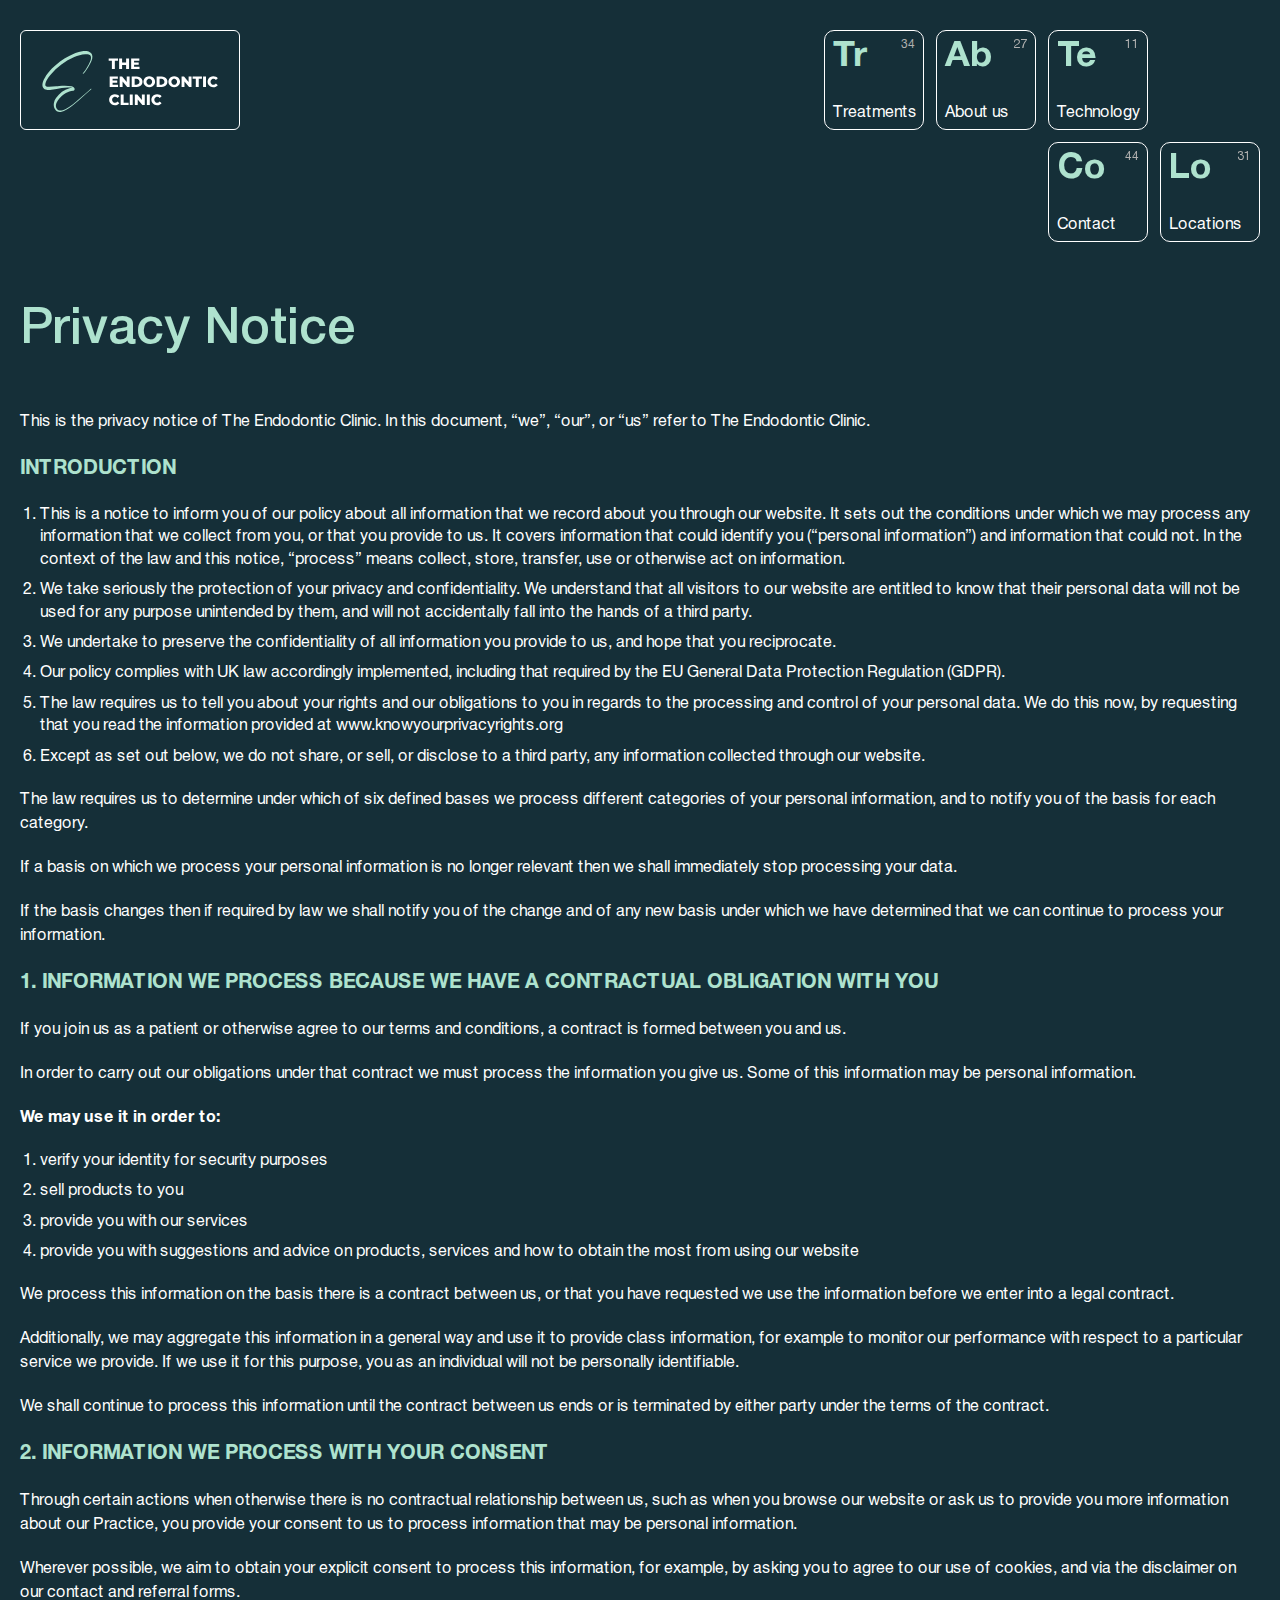
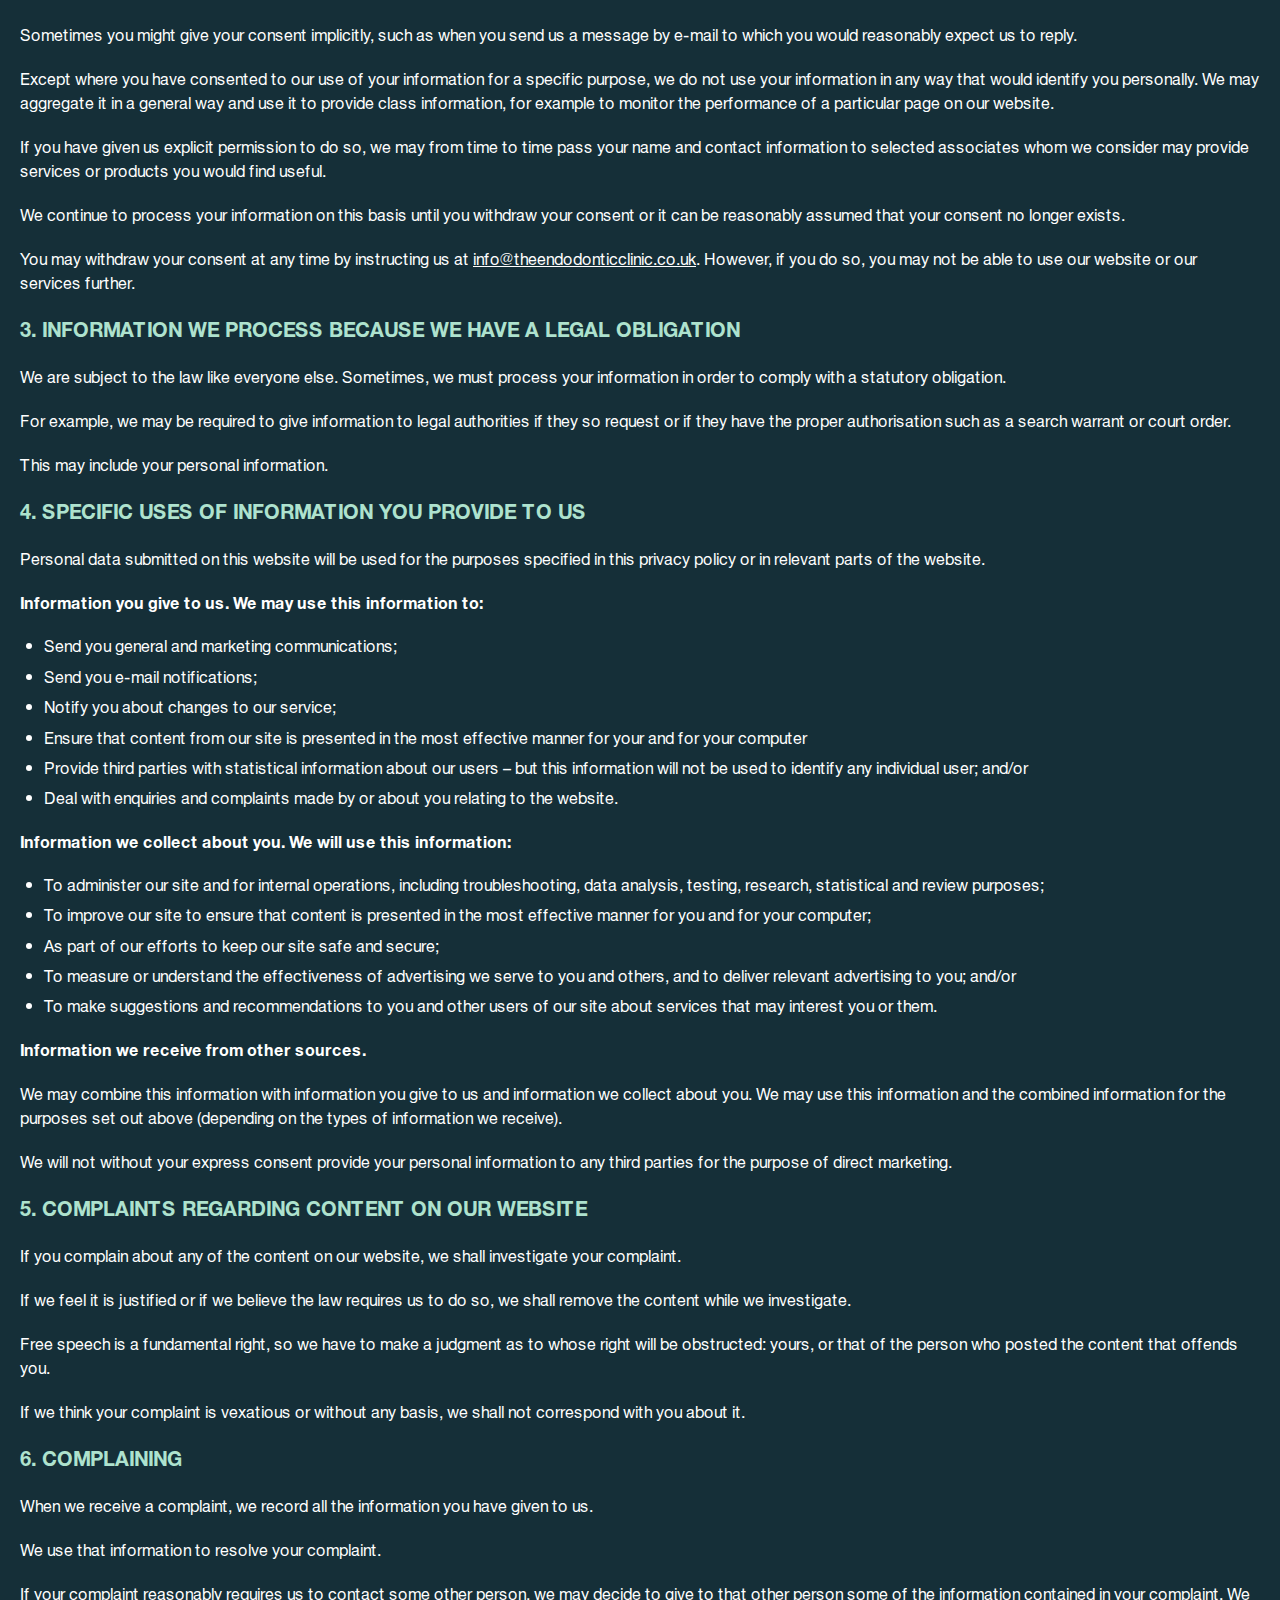
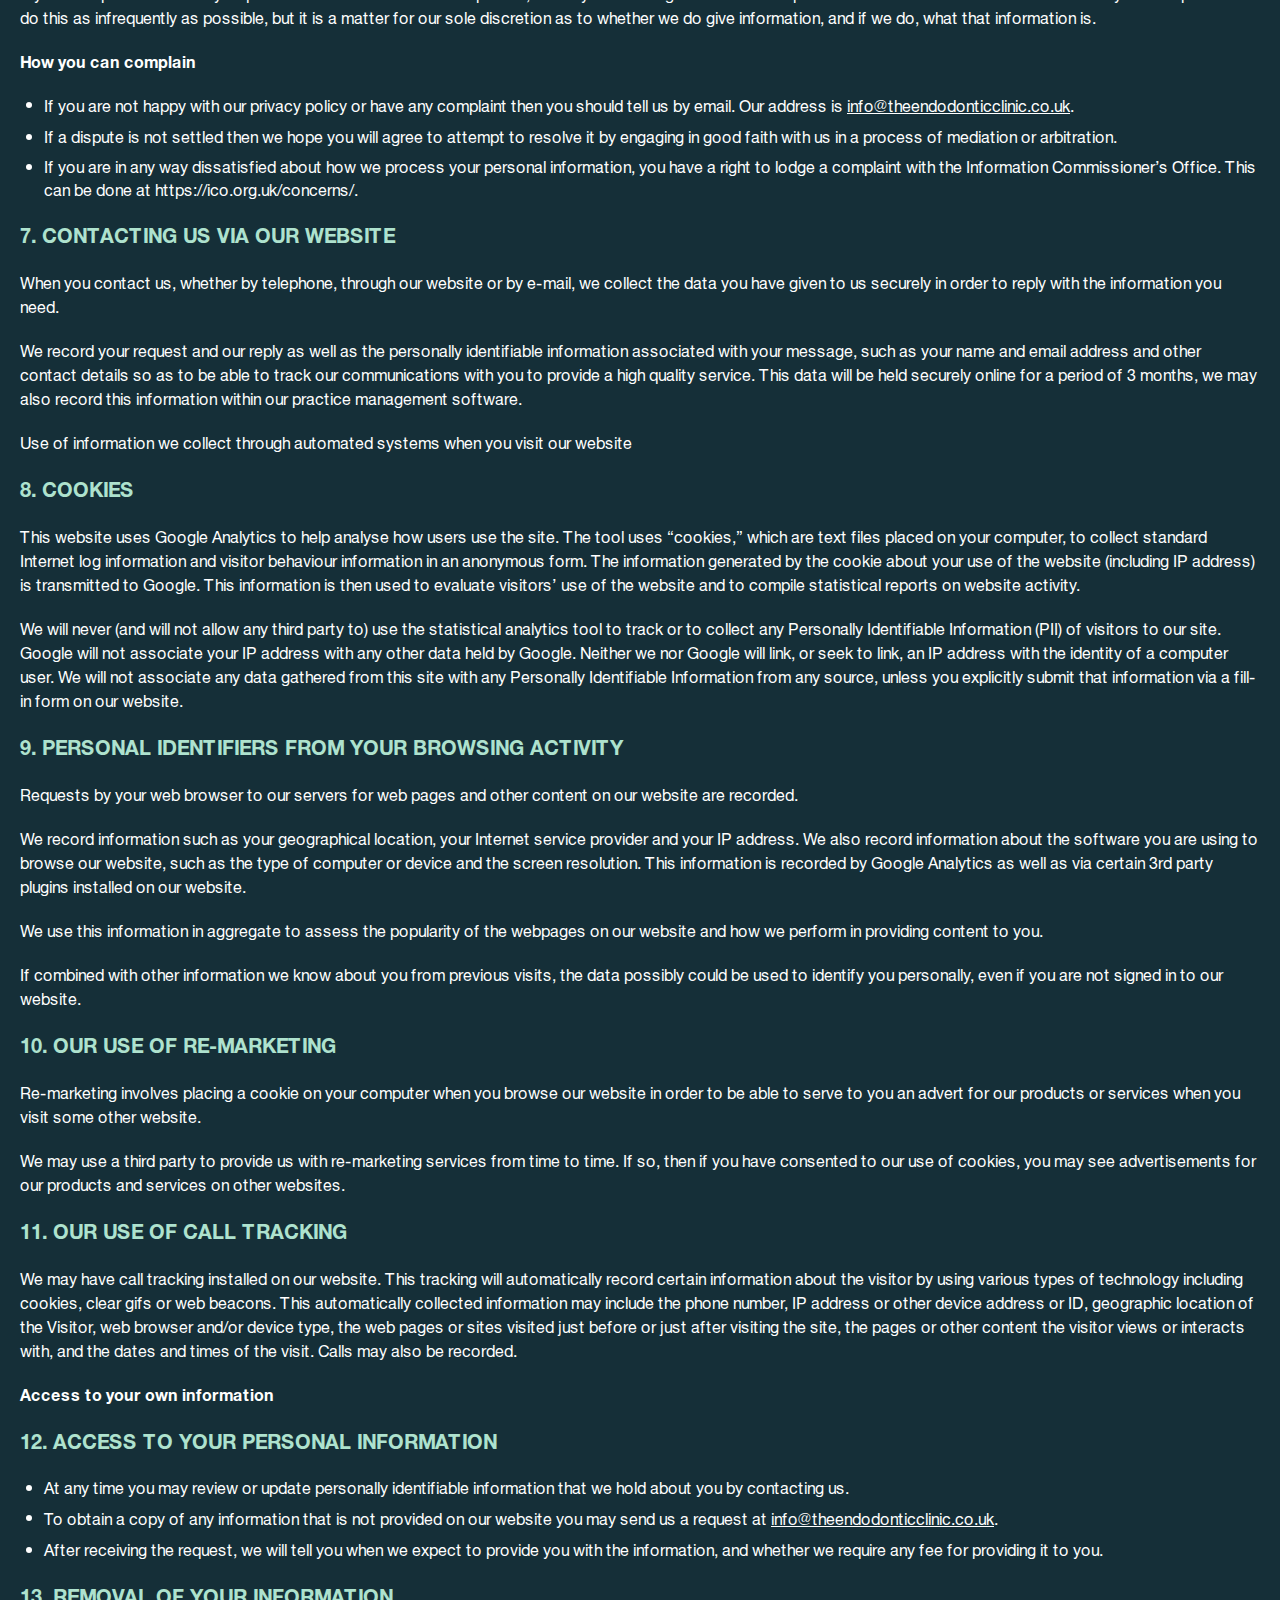
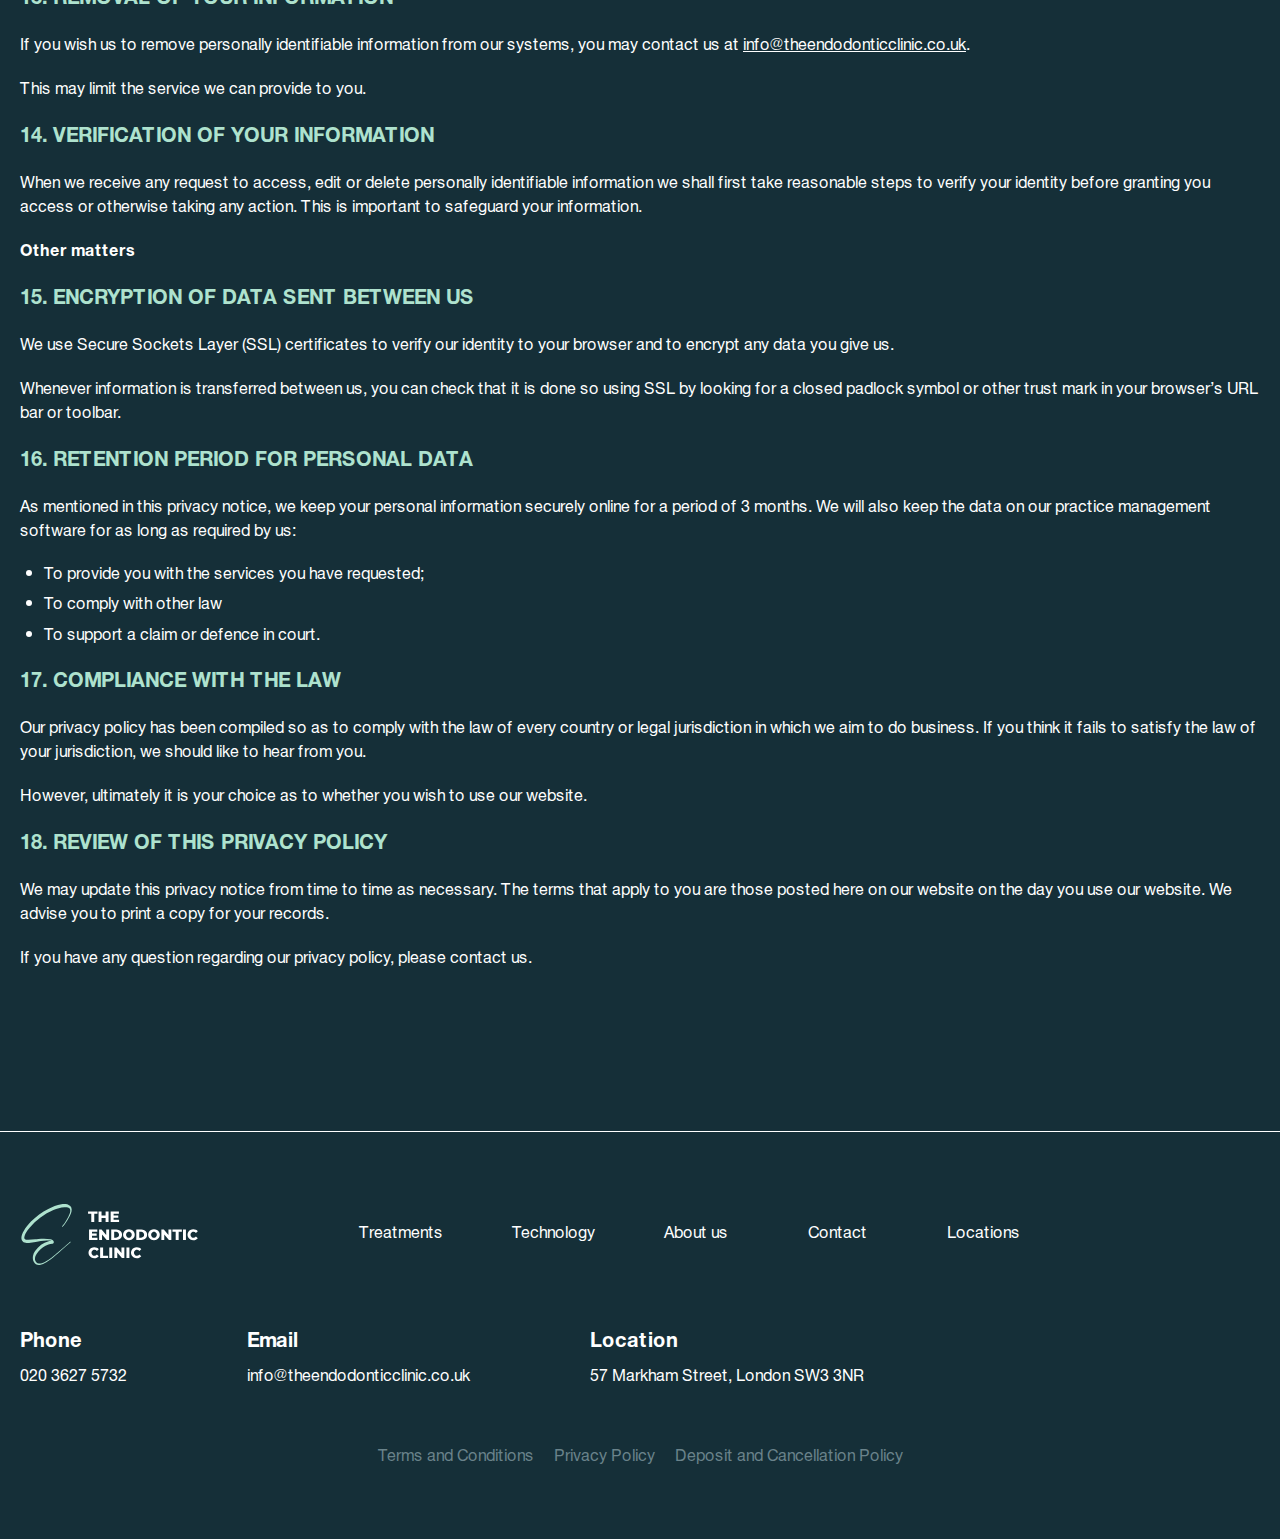
<file: privacy-policy.html>
<!DOCTYPE html>
<html lang="en">
  <head>
    <meta charset="UTF-8" />
    <meta http-equiv="X-UA-Compatible" content="IE=edge" />
    <meta name="viewport" content="width=device-width, initial-scale=1.0" />
    <title>Endoclinic - Privacy Policy</title>

    <!-- Import Style's -->
    <link rel="stylesheet" href="./css/vendor.min.css" />
    <link rel="stylesheet" href="./css/main.css" />

    <link rel="apple-touch-icon" sizes="76x76" href="img/favicon/apple-touch-icon.png" />
    <link rel="icon" type="image/png" sizes="32x32" href="img/favicon/favicon-32x32.png" />
    <link rel="icon" type="image/png" sizes="16x16" href="img/favicon/favicon-16x16.png" />
    <link rel="manifest" href="img/favicon/site.webmanifest" />
    <meta name="msapplication-TileColor" content="#da532c" />
    <meta name="theme-color" content="#ffffff" />
  </head>

  <body>
    <div class="site-container">
      <!-- Header -->
      <header class="header">
        <div class="container">
          <a href="index.html" class="logo">
            <picture>
              <source srcset="img/logo.svg" type="image/webp" />
              <img src="img/logo.svg" alt="Logo of Endoclinic" />
            </picture>
          </a>
          <nav class="nav">
            <ul class="nav__list menu">
              <li class="nav__item menu-item">
                <a href="treatments.html" class="nav__link">
                  <span class="symbol">Tr</span>
                  <span class="number">34</span>
                  <span class="title">Treatments</span>
                </a>
              </li>
              <li class="nav__item menu-item">
                <a href="about.html" class="nav__link">
                  <span class="symbol">Ab</span>
                  <span class="number">27</span>
                  <span class="title">About us</span>
                </a>
              </li>
              <li class="nav__item menu-item">
                <a href="technology.html" class="nav__link">
                  <span class="symbol">Te</span>
                  <span class="number">11</span>
                  <span class="title">Technology</span>
                </a>
              </li>
              <li class="nav__item menu-item plug">
                <a href="" class="nav__link">
                  <span class="symbol"></span>
                  <span class="number"></span>
                  <span class="title"></span>
                </a>
              </li>
              <li class="nav__item menu-item">
                <a href="contacts.html" class="nav__link">
                  <span class="symbol">Co</span>
                  <span class="number">44</span>
                  <span class="title">Contact</span>
                </a>
              </li>
              <li class="nav__item menu-item">
                <a href="contacts.html" class="nav__link">
                  <span class="symbol">Lo</span>
                  <span class="number">31</span>
                  <span class="title">Locations</span>
                </a>
              </li>
            </ul>
          </nav>
          <button class="burger">
            <span class="burger__wrapper">
              <span class="burger__line"></span>
            </span>
          </button>
          <div class="header-contacts">
            <ul class="header-contacts__list">
              <li class="header-contacts__item">
                <a href="contacts.html" class="header-contacts__link">
                  <i class="icon-email"></i>
                </a>
              </li>
              <li class="header-contacts__item">
                <a href="tel:02036275732" class="header-contacts__link">
                  <i class="icon-phone"></i>
                </a>
              </li>
            </ul>
          </div>
          <div class="header-content">
            <div class="container">
              <ul class="header-content__list">
                <li class="header-content__item">57 Markham Street, London SW3 3NR</li>
                <!-- <li class="header-content__item">Level Zero, Crossrail Pl, London E14 5AR</li> -->
                <li class="header-content__item">Centurion Court, 64 London Road Reading RG1 5AS</li>
                <li class="header-content__item">61 Perrymount Rd, Haywards Heath RH16 1DN</li>
                <li class="header-content__item">21 New Church Road Hove BN3 4AD</li>
              </ul>
              <div class="header-content__footer">
                <a href="tel:02036275732" class="header-content__link">020 3627 5732</a>
                <a href="referring.html" class="btn-secondary"> Referring dentist? </a>
              </div>
            </div>
          </div>
        </div>
      </header>
      <main>
        <!-- Privacy Policy -->
        <section class="privacy">
          <div class="container entry-content">
            <div class="section-header">
              <h1>Privacy Notice</h1>
            </div>

            <p>This is the privacy notice of The Endodontic Clinic. In this document, “we”, “our”, or “us” refer to The Endodontic Clinic.</p>
            <h3>INTRODUCTION</h3>
            <ol>
              <li>
                This is a notice to inform you of our policy about all information that we record about you through our website. It sets out the conditions under which we may process any information that we collect from you, or that you provide to
                us. It covers information that could identify you (“personal information”) and information that could not. In the context of the law and this notice, “process” means collect, store, transfer, use or otherwise act on information.
              </li>
              <li>
                We take seriously the protection of your privacy and confidentiality. We understand that all visitors to our website are entitled to know that their personal data will not be used for any purpose unintended by them, and will not
                accidentally fall into the hands of a third party.
              </li>
              <li>We undertake to preserve the confidentiality of all information you provide to us, and hope that you reciprocate.</li>
              <li>Our policy complies with UK law accordingly implemented, including that required by the EU General Data Protection Regulation (GDPR).</li>
              <li>
                The law requires us to tell you about your rights and our obligations to you in regards to the processing and control of your personal data. We do this now, by requesting that you read the information provided at
                www.knowyourprivacyrights.org
              </li>
              <li>Except as set out below, we do not share, or sell, or disclose to a third party, any information collected through our website.</li>
            </ol>
            <h3></h3>
            <p>The law requires us to determine under which of six defined bases we process different categories of your personal information, and to notify you of the basis for each category.</p>
            <p>If a basis on which we process your personal information is no longer relevant then we shall immediately stop processing your data.</p>
            <p>If the basis changes then if required by law we shall notify you of the change and of any new basis under which we have determined that we can continue to process your information.</p>
            <h3>1. INFORMATION WE PROCESS BECAUSE WE HAVE A CONTRACTUAL OBLIGATION WITH YOU</h3>
            <p>If you join us as a patient or otherwise agree to our terms and conditions, a contract is formed between you and us.</p>
            <p>In order to carry out our obligations under that contract we must process the information you give us. Some of this information may be personal information.</p>
            <p><strong>We may use it in order to:</strong></p>
            <ol>
              <li>verify your identity for security purposes</li>
              <li>sell products to you</li>
              <li>provide you with our services</li>
              <li>provide you with suggestions and advice on products, services and how to obtain the most from using our website</li>
            </ol>
            <p>We process this information on the basis there is a contract between us, or that you have requested we use the information before we enter into a legal contract.</p>
            <p>
              Additionally, we may aggregate this information in a general way and use it to provide class information, for example to monitor our performance with respect to a particular service we provide. If we use it for this purpose, you as an
              individual will not be personally identifiable.
            </p>
            <p>We shall continue to process this information until the contract between us ends or is terminated by either party under the terms of the contract.</p>
            <h3>2. INFORMATION WE PROCESS WITH YOUR CONSENT</h3>
            <p>
              Through certain actions when otherwise there is no contractual relationship between us, such as when you browse our website or ask us to provide you more information about our Practice, you provide your consent to us to process
              information that may be personal information.
            </p>
            <p>Wherever possible, we aim to obtain your explicit consent to process this information, for example, by asking you to agree to our use of cookies, and via the disclaimer on our contact and referral forms.</p>
            <p>Sometimes you might give your consent implicitly, such as when you send us a message by e-mail to which you would reasonably expect us to reply.</p>
            <p>
              Except where you have consented to our use of your information for a specific purpose, we do not use your information in any way that would identify you personally. We may aggregate it in a general way and use it to provide class
              information, for example to monitor the performance of a particular page on our website.
            </p>
            <p>If you have given us explicit permission to do so, we may from time to time pass your name and contact information to selected associates whom we consider may provide services or products you would find useful.</p>
            <p>We continue to process your information on this basis until you withdraw your consent or it can be reasonably assumed that your consent no longer exists.</p>
            <p>You may withdraw your consent at any time by instructing us at <a href="mailto:info@theendodonticclinic.co.uk">info@theendodonticclinic.co.uk</a>. However, if you do so, you may not be able to use our website or our services further.</p>
            <h3>3. INFORMATION WE PROCESS BECAUSE WE HAVE A LEGAL OBLIGATION</h3>
            <p>We are subject to the law like everyone else. Sometimes, we must process your information in order to comply with a statutory obligation.</p>
            <p>For example, we may be required to give information to legal authorities if they so request or if they have the proper authorisation such as a search warrant or court order.</p>
            <p>This may include your personal information.</p>
            <h3>4. SPECIFIC USES OF INFORMATION YOU PROVIDE TO US</h3>
            <p>Personal data submitted on this website will be used for the purposes specified in this privacy policy or in relevant parts of the website.</p>
            <p><strong>Information you give to us. We may use this information to: </strong></p>
            <ul>
              <li>Send you general and marketing communications;</li>
              <li>Send you e-mail notifications;</li>
              <li>Notify you about changes to our service;</li>
              <li>Ensure that content from our site is presented in the most effective manner for your and for your computer</li>
              <li>Provide third parties with statistical information about our users – but this information will not be used to identify any individual user; and/or</li>
              <li>Deal with enquiries and complaints made by or about you relating to the website.</li>
            </ul>
            <p><strong>Information we collect about you. We will use this information:</strong></p>
            <ul>
              <li>To administer our site and for internal operations, including troubleshooting, data analysis, testing, research, statistical and review purposes;</li>
              <li>To improve our site to ensure that content is presented in the most effective manner for you and for your computer;</li>
              <li>As part of our efforts to keep our site safe and secure;</li>
              <li>To measure or understand the effectiveness of advertising we serve to you and others, and to deliver relevant advertising to you; and/or</li>
              <li>To make suggestions and recommendations to you and other users of our site about services that may interest you or them.</li>
            </ul>
            <p><strong>Information we receive from other sources.</strong></p>
            <p>
              We may combine this information with information you give to us and information we collect about you. We may use this information and the combined information for the purposes set out above (depending on the types of information we
              receive).
            </p>

            <p>We will not without your express consent provide your personal information to any third parties for the purpose of direct marketing.</p>
            <h3>5. COMPLAINTS REGARDING CONTENT ON OUR WEBSITE</h3>
            <p>If you complain about any of the content on our website, we shall investigate your complaint.</p>
            <p>If we feel it is justified or if we believe the law requires us to do so, we shall remove the content while we investigate.</p>
            <p>Free speech is a fundamental right, so we have to make a judgment as to whose right will be obstructed: yours, or that of the person who posted the content that offends you.</p>
            <p>If we think your complaint is vexatious or without any basis, we shall not correspond with you about it.</p>
            <h3>6. COMPLAINING</h3>
            <p>When we receive a complaint, we record all the information you have given to us.</p>
            <p>We use that information to resolve your complaint.</p>
            <p>
              If your complaint reasonably requires us to contact some other person, we may decide to give to that other person some of the information contained in your complaint. We do this as infrequently as possible, but it is a matter for our
              sole discretion as to whether we do give information, and if we do, what that information is.
            </p>
            <p><strong>How you can complain</strong></p>
            <ul>
              <li>If you are not happy with our privacy policy or have any complaint then you should tell us by email. Our address is <a href="mailto:info@theendodonticclinic.co.uk">info@theendodonticclinic.co.uk</a>.</li>
              <li>If a dispute is not settled then we hope you will agree to attempt to resolve it by engaging in good faith with us in a process of mediation or arbitration.</li>
              <li>If you are in any way dissatisfied about how we process your personal information, you have a right to lodge a complaint with the Information Commissioner’s Office. This can be done at https://ico.org.uk/concerns/.</li>
            </ul>
            <h3>7. CONTACTING US VIA OUR WEBSITE</h3>
            <p>When you contact us, whether by telephone, through our website or by e-mail, we collect the data you have given to us securely in order to reply with the information you need.</p>
            <p>
              We record your request and our reply as well as the personally identifiable information associated with your message, such as your name and email address and other contact details so as to be able to track our communications with you to
              provide a high quality service. This data will be held securely online for a period of 3 months, we may also record this information within our practice management software.
            </p>
            <p>Use of information we collect through automated systems when you visit our website</p>
            <h3>8. COOKIES</h3>
            <p>
              This website uses Google Analytics to help analyse how users use the site. The tool uses “cookies,” which are text files placed on your computer, to collect standard Internet log information and visitor behaviour information in an
              anonymous form. The information generated by the cookie about your use of the website (including IP address) is transmitted to Google. This information is then used to evaluate visitors’ use of the website and to compile statistical
              reports on website activity.
            </p>
            <p>
              We will never (and will not allow any third party to) use the statistical analytics tool to track or to collect any Personally Identifiable Information (PII) of visitors to our site. Google will not associate your IP address with any
              other data held by Google. Neither we nor Google will link, or seek to link, an IP address with the identity of a computer user. We will not associate any data gathered from this site with any Personally Identifiable Information from
              any source, unless you explicitly submit that information via a fill-in form on our website.
            </p>
            <h3>9. PERSONAL IDENTIFIERS FROM YOUR BROWSING ACTIVITY</h3>
            <p>Requests by your web browser to our servers for web pages and other content on our website are recorded.</p>
            <p>
              We record information such as your geographical location, your Internet service provider and your IP address. We also record information about the software you are using to browse our website, such as the type of computer or device and
              the screen resolution. This information is recorded by Google Analytics as well as via certain 3rd party plugins installed on our website.
            </p>
            <p>We use this information in aggregate to assess the popularity of the webpages on our website and how we perform in providing content to you.</p>
            <p>If combined with other information we know about you from previous visits, the data possibly could be used to identify you personally, even if you are not signed in to our website.</p>
            <h3>10. OUR USE OF RE-MARKETING</h3>
            <p>Re-marketing involves placing a cookie on your computer when you browse our website in order to be able to serve to you an advert for our products or services when you visit some other website.</p>
            <p>We may use a third party to provide us with re-marketing services from time to time. If so, then if you have consented to our use of cookies, you may see advertisements for our products and services on other websites.</p>
            <h3>11. OUR USE OF CALL TRACKING</h3>
            <p>
              We may have call tracking installed on our website. This tracking will automatically record certain information about the visitor by using various types of technology including cookies, clear gifs or web beacons. This automatically
              collected information may include the phone number, IP address or other device address or ID, geographic location of the Visitor, web browser and/or device type, the web pages or sites visited just before or just after visiting the
              site, the pages or other content the visitor views or interacts with, and the dates and times of the visit. Calls may also be recorded.
            </p>
            <p><strong>Access to your own information </strong></p>
            <h3>12. ACCESS TO YOUR PERSONAL INFORMATION</h3>
            <ul>
              <li>At any time you may review or update personally identifiable information that we hold about you by contacting us.</li>
              <li>To obtain a copy of any information that is not provided on our website you may send us a request at <a href="mailto:info@theendodonticclinic.co.uk">info@theendodonticclinic.co.uk</a>.</li>
              <li>After receiving the request, we will tell you when we expect to provide you with the information, and whether we require any fee for providing it to you.</li>
            </ul>
            <h3>13. REMOVAL OF YOUR INFORMATION</h3>
            <p>If you wish us to remove personally identifiable information from our systems, you may contact us at <a href="mailto:info@theendodonticclinic.co.uk">info@theendodonticclinic.co.uk</a>.</p>
            <p>This may limit the service we can provide to you.</p>
            <h3>14. VERIFICATION OF YOUR INFORMATION</h3>
            <p>
              When we receive any request to access, edit or delete personally identifiable information we shall first take reasonable steps to verify your identity before granting you access or otherwise taking any action. This is important to
              safeguard your information.
            </p>
            <p><strong>Other matters </strong></p>
            <h3>15. ENCRYPTION OF DATA SENT BETWEEN US</h3>
            <p>We use Secure Sockets Layer (SSL) certificates to verify our identity to your browser and to encrypt any data you give us.</p>
            <p>Whenever information is transferred between us, you can check that it is done so using SSL by looking for a closed padlock symbol or other trust mark in your browser’s URL bar or toolbar.</p>
            <h3>16. RETENTION PERIOD FOR PERSONAL DATA</h3>
            <p>As mentioned in this privacy notice, we keep your personal information securely online for a period of 3 months. We will also keep the data on our practice management software for as long as required by us:</p>
            <ul>
              <li>To provide you with the services you have requested;</li>
              <li>To comply with other law</li>
              <li>To support a claim or defence in court.</li>
            </ul>
            <h3>17. COMPLIANCE WITH THE LAW</h3>
            <p>
              Our privacy policy has been compiled so as to comply with the law of every country or legal jurisdiction in which we aim to do business. If you think it fails to satisfy the law of your jurisdiction, we should like to hear from you.
            </p>
            <p>However, ultimately it is your choice as to whether you wish to use our website.</p>
            <h3>18. REVIEW OF THIS PRIVACY POLICY</h3>
            <p>We may update this privacy notice from time to time as necessary. The terms that apply to you are those posted here on our website on the day you use our website. We advise you to print a copy for your records.</p>
            <p>If you have any question regarding our privacy policy, please contact us.</p>
          </div>
        </section>
      </main>

      <!-- Footer -->
      <footer class="footer">
        <div class="container">
          <div class="footer__row">
            <a href="index.html" class="logo">
              <picture>
                <source srcset="img/logo.svg" type="image/webp" />
                <img src="img/logo.svg" alt="Logo of Endoclinic" />
              </picture>
            </a>
            <ul class="footer__list">
              <li>
                <a href="treatments.html"> Treatments </a>
              </li>
              <li>
                <a href="technology.html"> Technology </a>
              </li>
              <li>
                <a href="about.html"> About us </a>
              </li>
              <li>
                <a href="contacts.html"> Contact </a>
              </li>
              <li>
                <a href="contacts.html"> Locations </a>
              </li>
            </ul>
          </div>
          <ul class="footer__list__bottom">
            <li>
              <h3>Phone</h3>
              <a href="tel:02036275732"> 020 3627 5732 </a>
            </li>
            <li>
              <h3>Email</h3>
              <a href="mailto:info@theendodonticclinic.co.uk"> info@theendodonticclinic.co.uk </a>
            </li>
            <li>
              <h3>Location</h3>
              <p class="footer-location">57 Markham Street, London SW3 3NR</p>
            </li>
          </ul>
          <div class="copyright">
            <a href="terms-and-conditions.html"> Terms and Conditions </a>
            <a href="privacy-policy.html"> Privacy Policy </a>
            <a href="cancellation-policy.html"> Deposit and Cancellation Policy </a>
          </div>
        </div>
      </footer>
    </div>

    <!-- Import Script's -->

    <script src="./js/vendor.min.js"></script>
    <script src="./js/main.js"></script>
  </body>
</html>
</file>
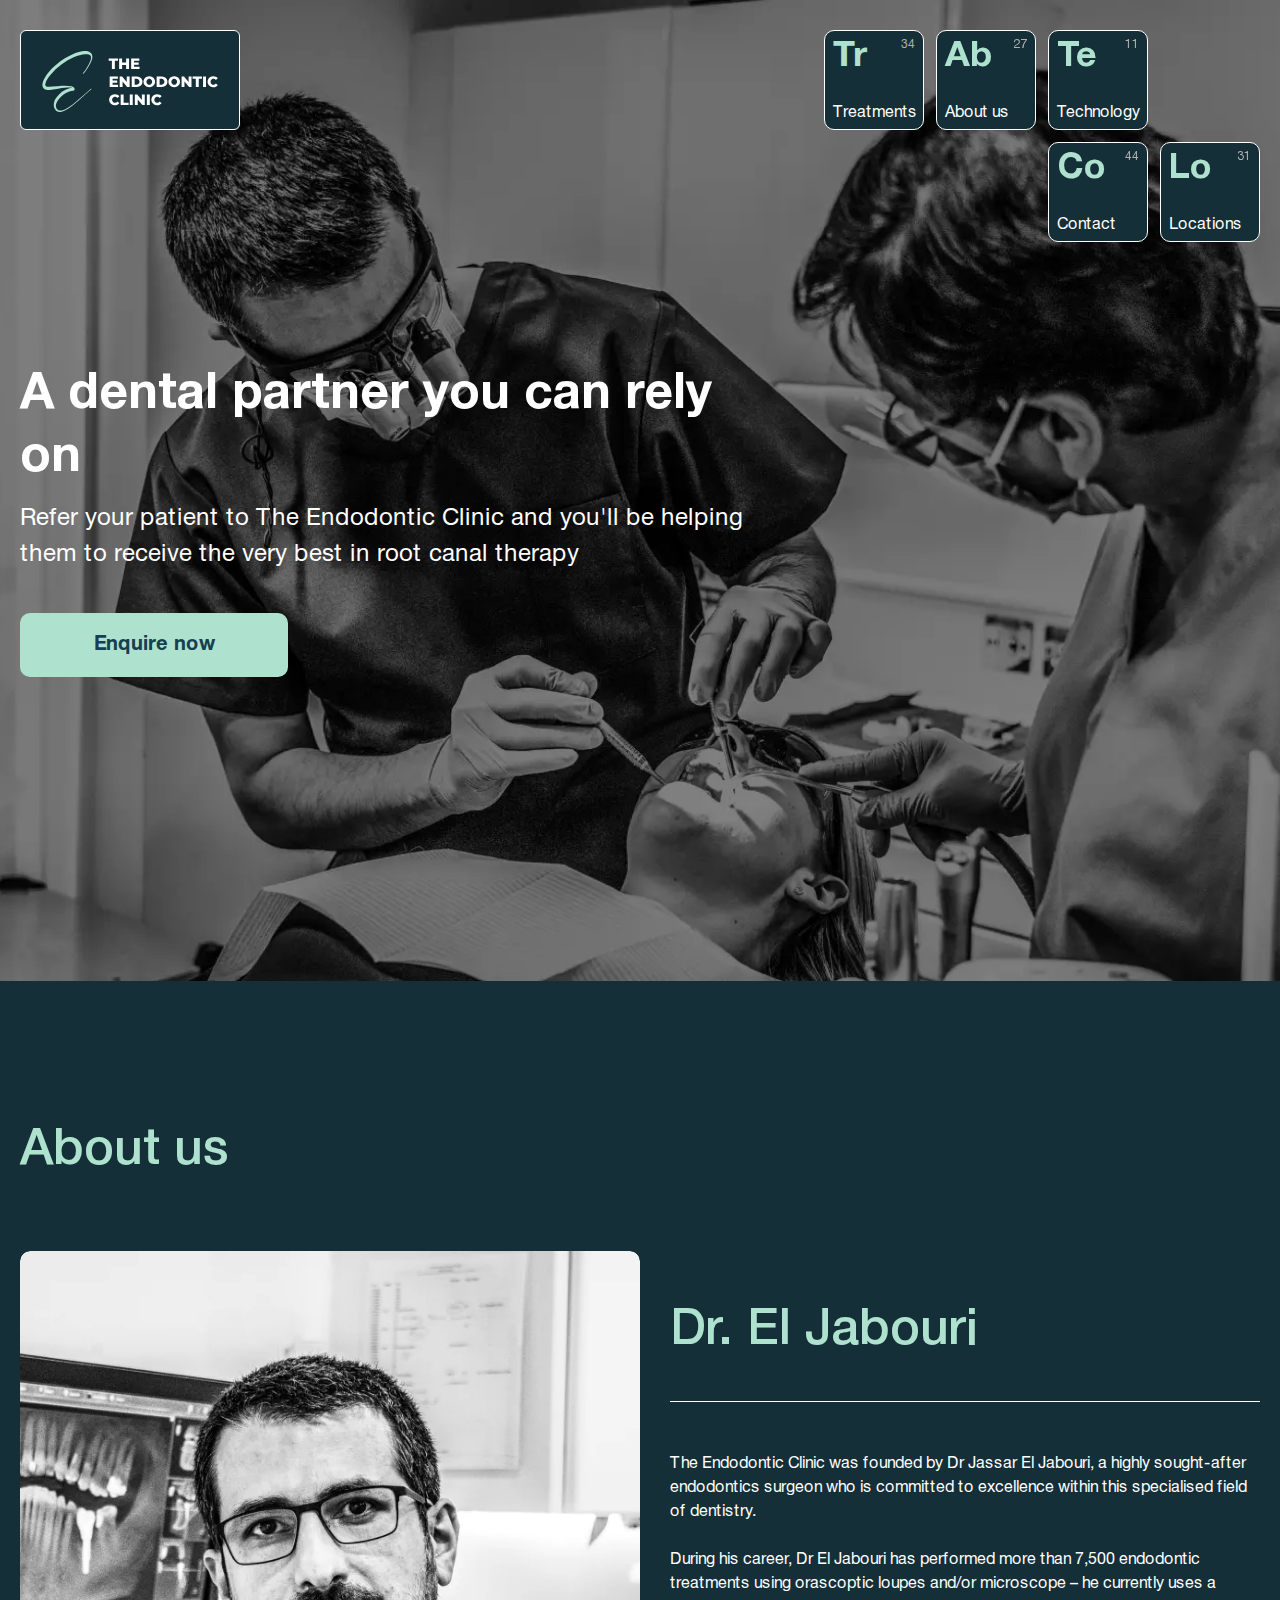
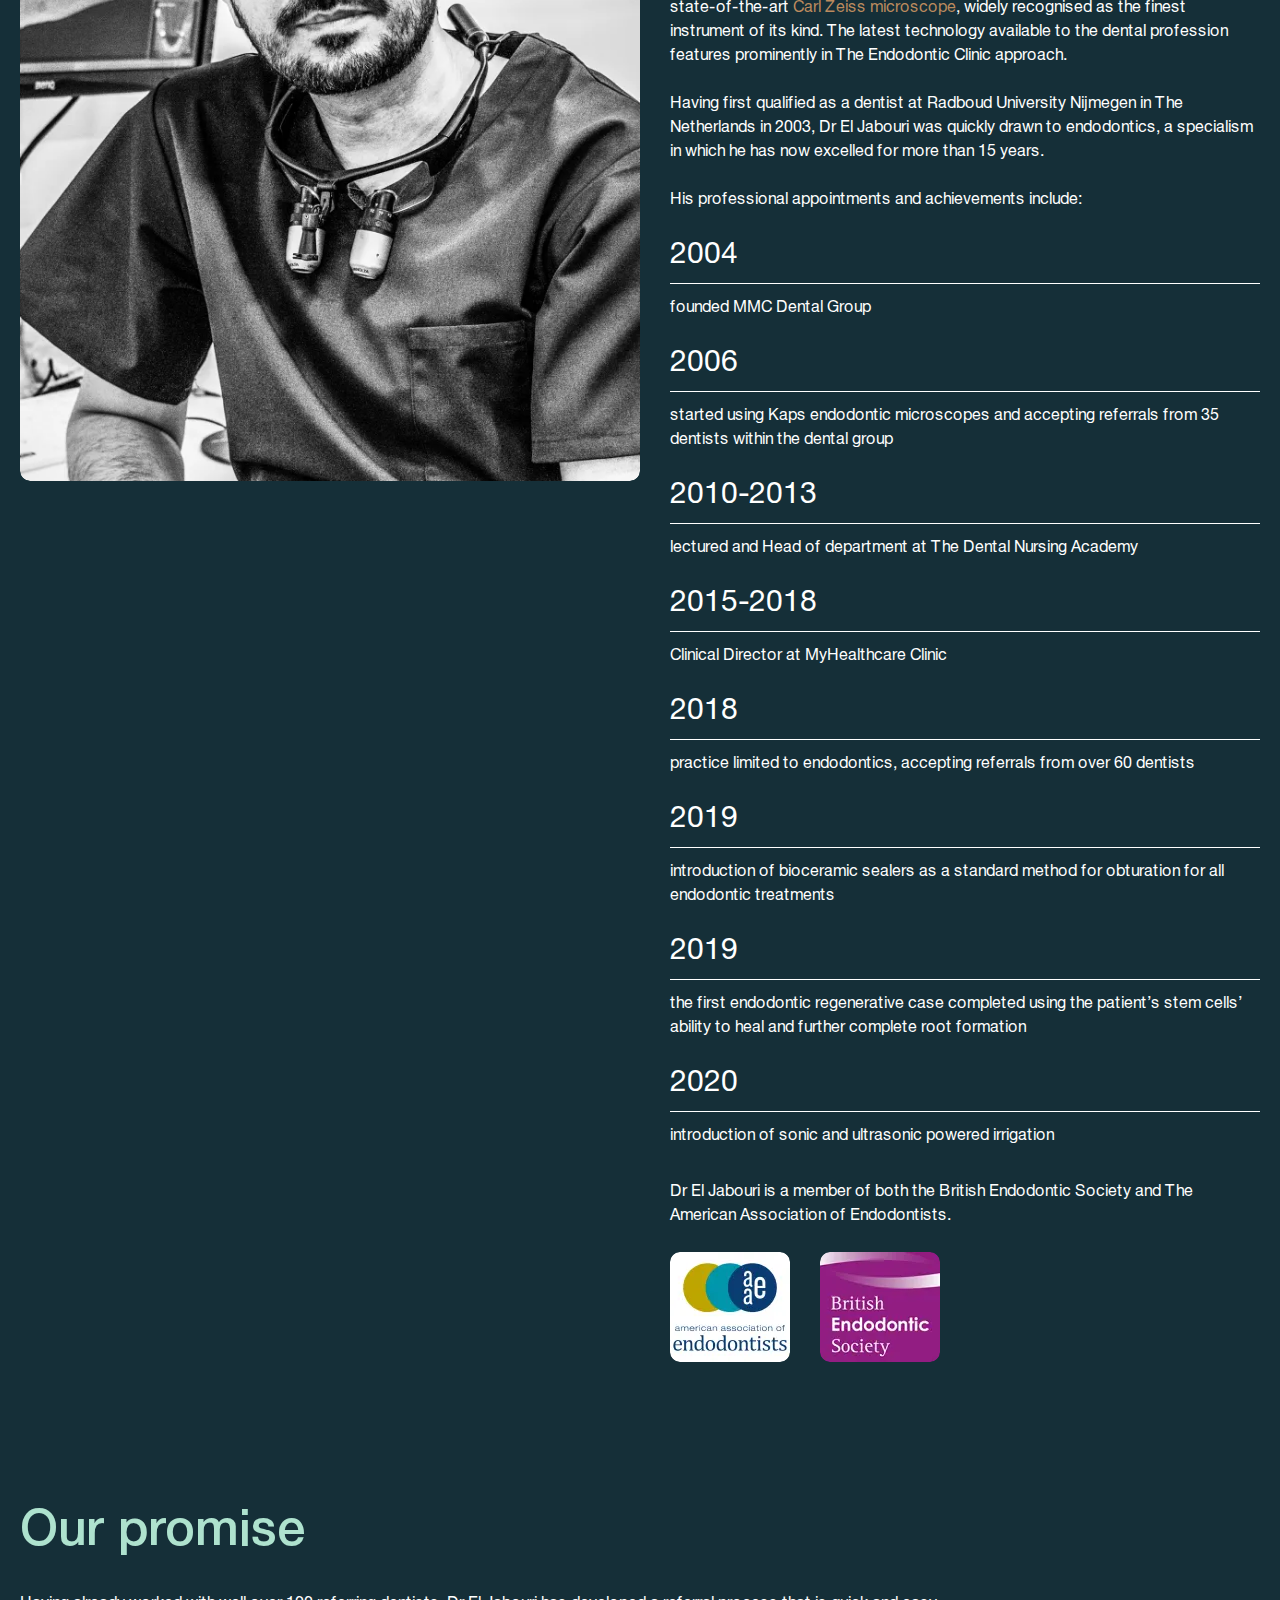
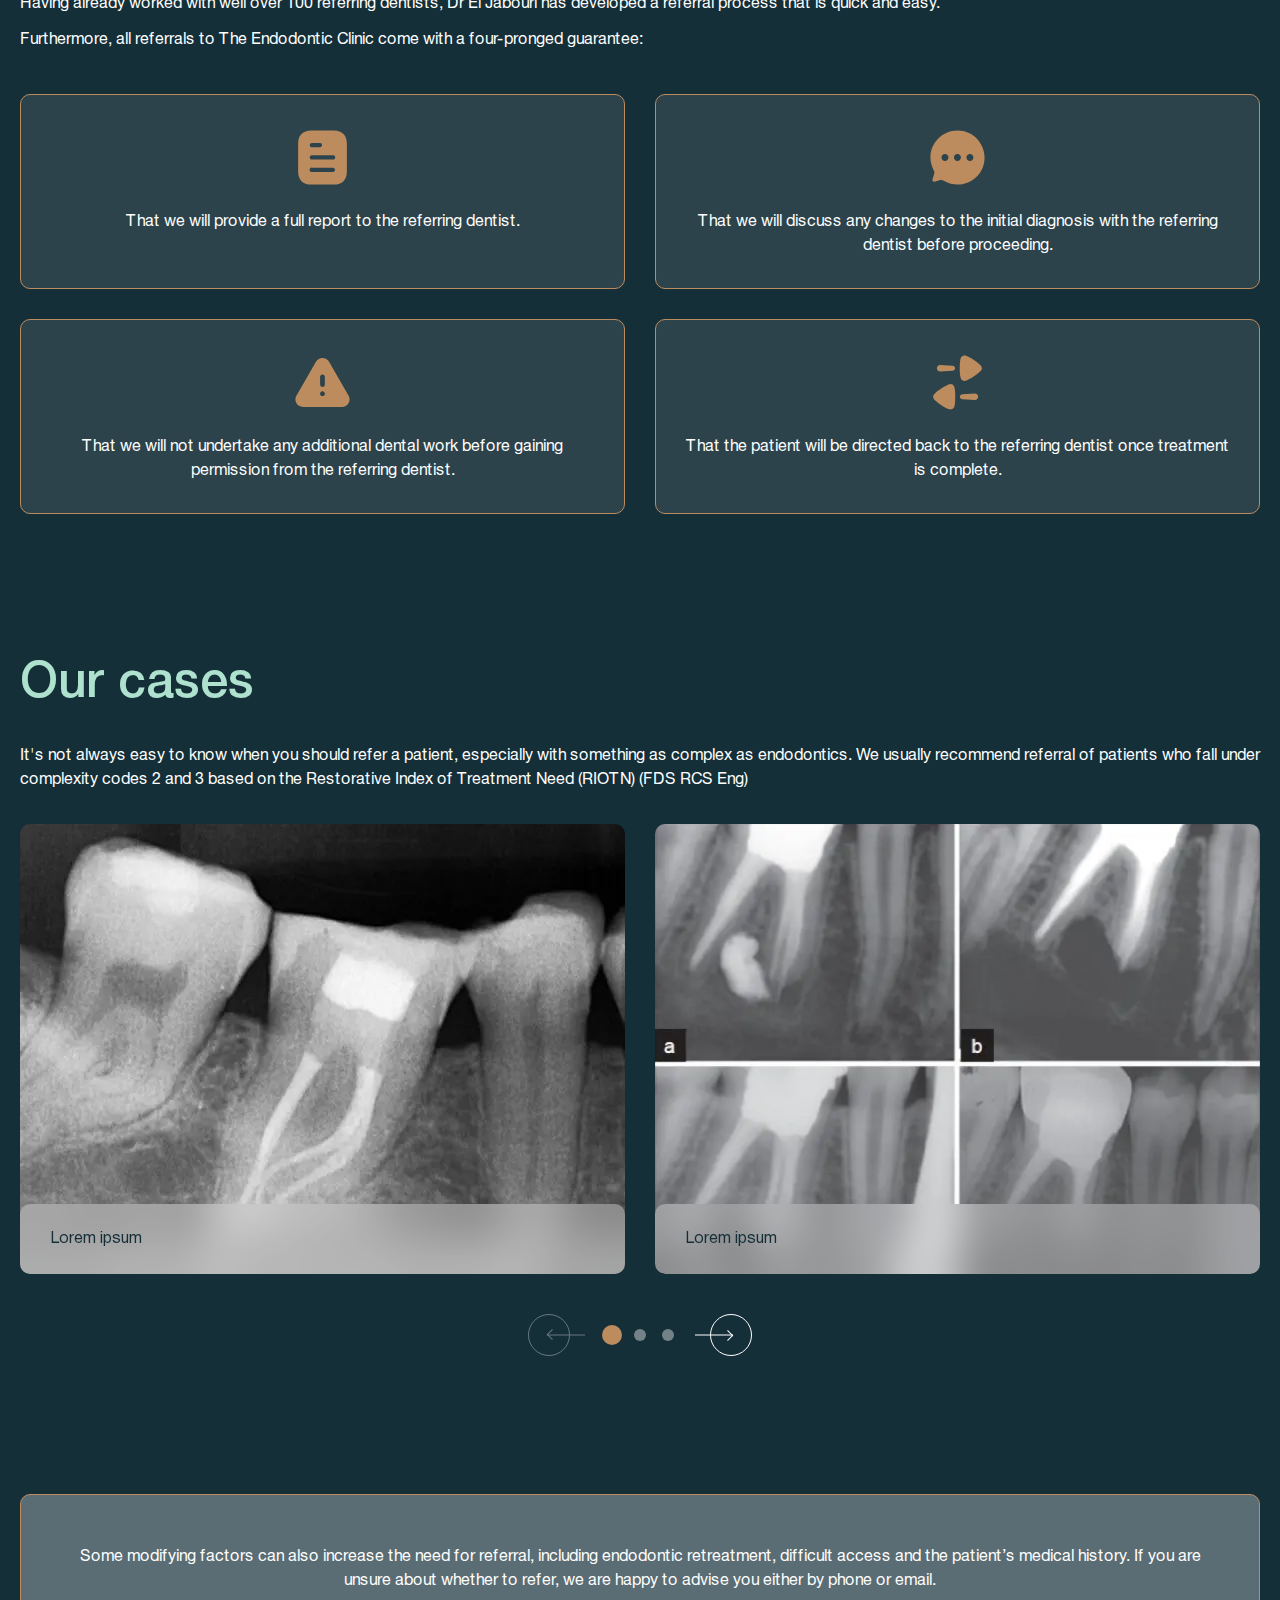
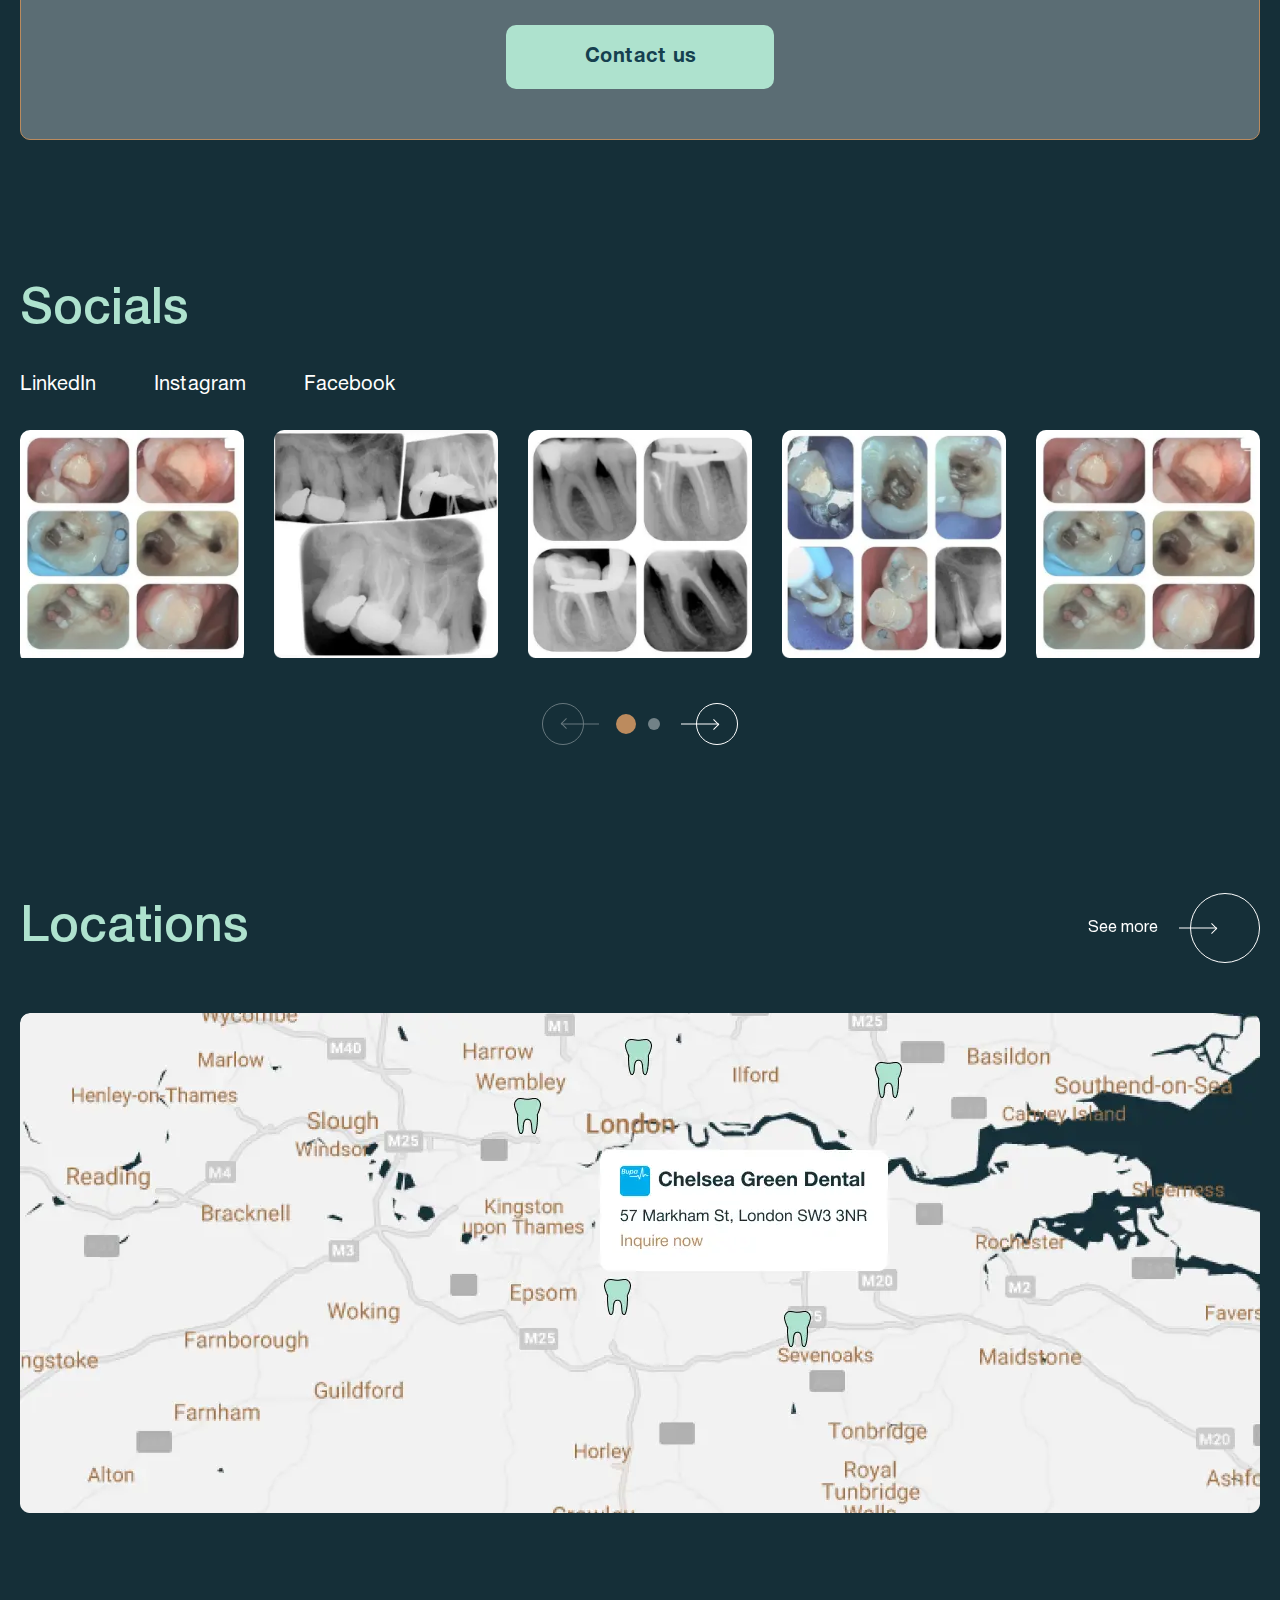
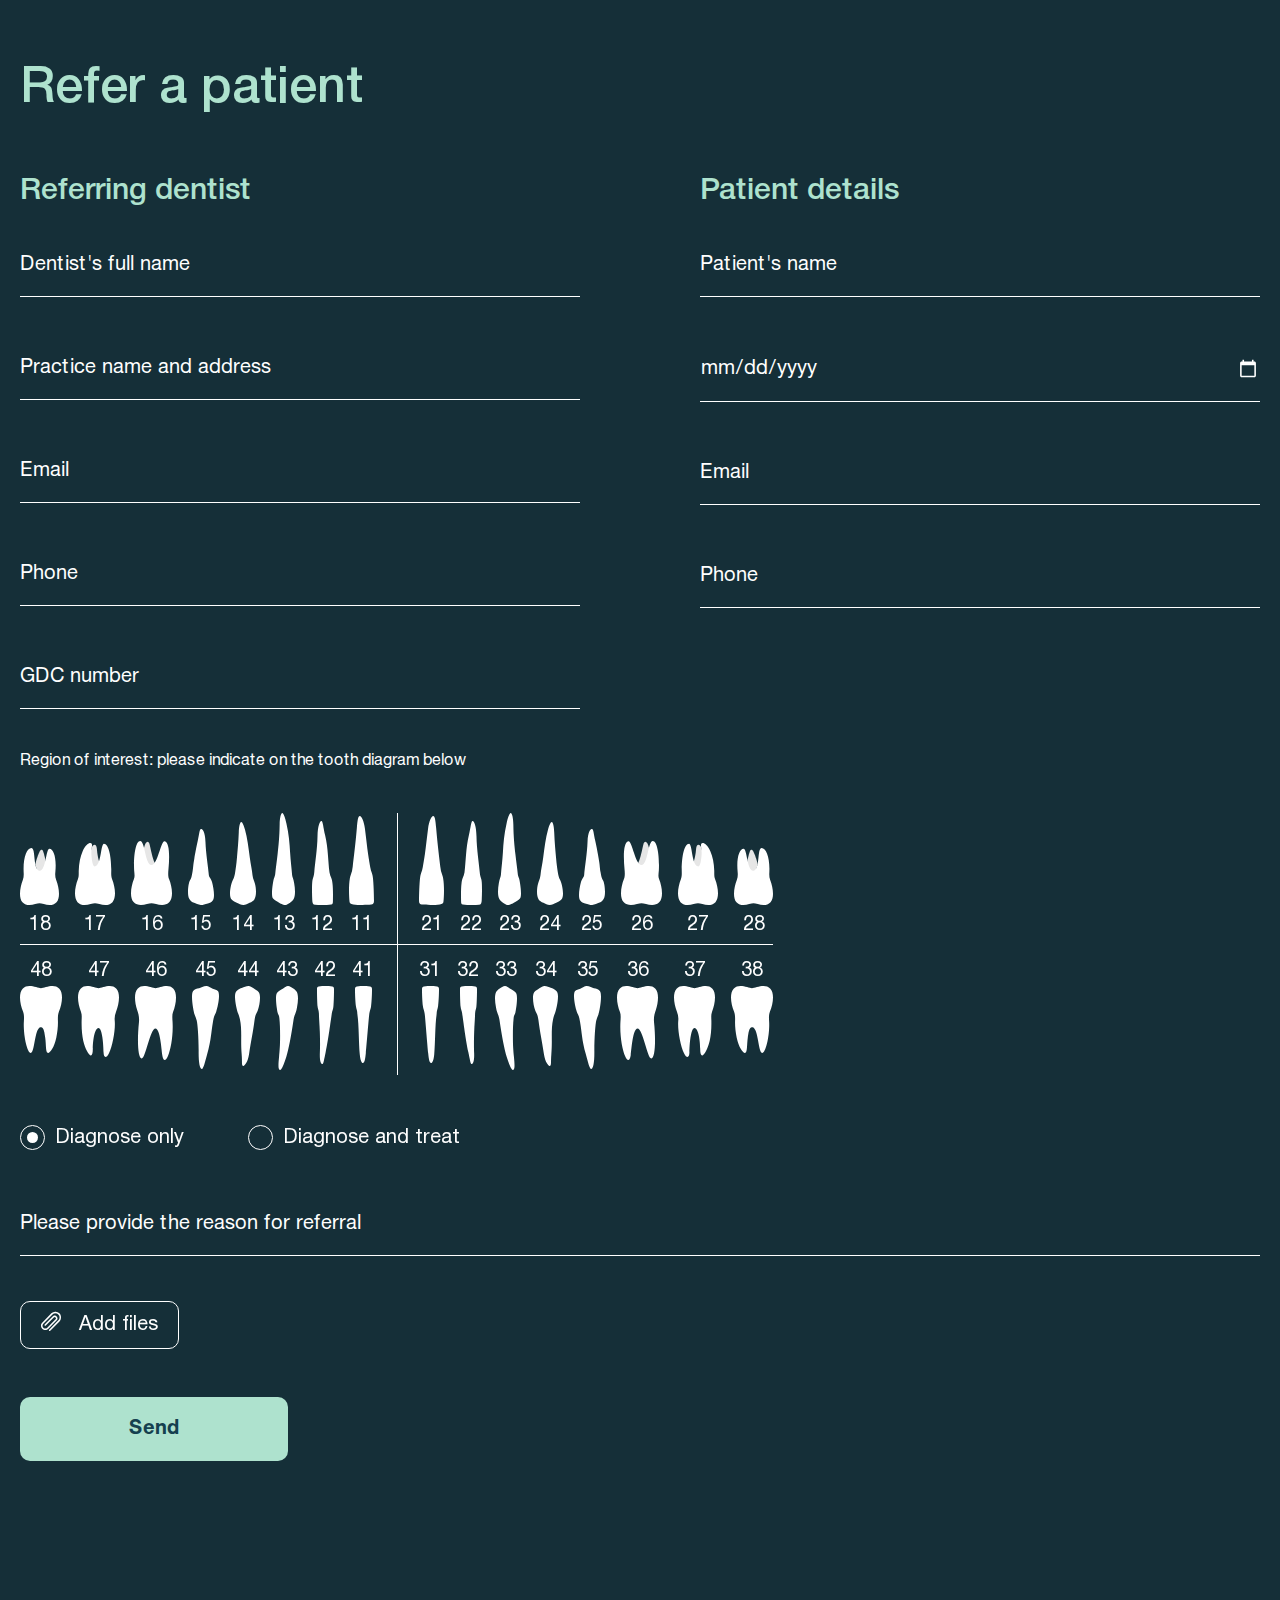
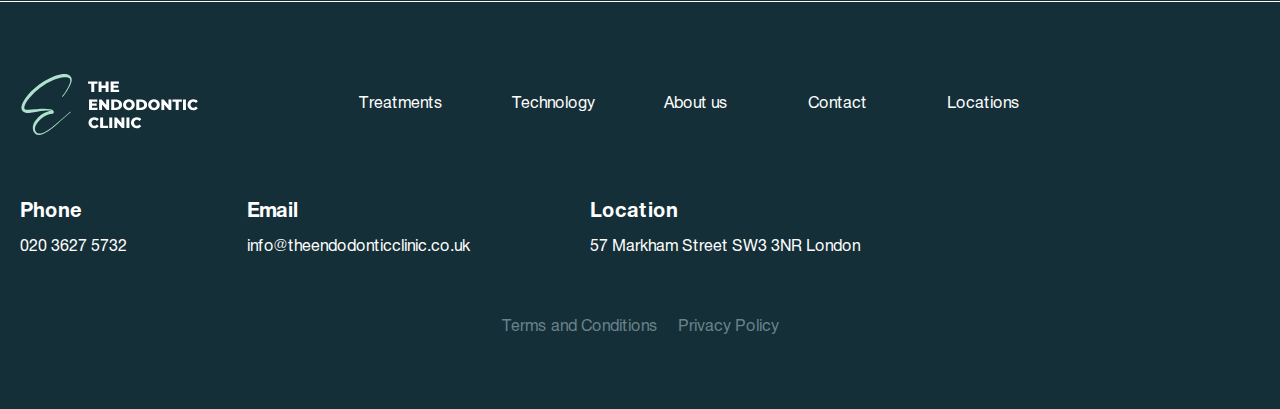
<file: refering.html>
<!DOCTYPE html>
<html lang="en">

<head>
  <meta charset="UTF-8">
  <meta http-equiv="X-UA-Compatible" content="IE=edge">
  <meta name="viewport" content="width=device-width, initial-scale=1.0">
  <title>Refering dentist</title>

  <!-- Import Style's -->
  <link rel="stylesheet" href="./css/vendor.min.css">
  <link rel="stylesheet" href="./css/main.css">
</head>

<body class="refering">

  <div class="site-container">
    <!-- Header -->
    <header class="header">
      <div class="container">
        <a href="index.html" class="logo">
          <picture>
            <source srcset="img/logo.svg" type="image/webp"><img src="img/logo.svg" alt="Logo of Endoclinic">
          </picture>
        </a>
        <nav class="nav">
          <ul class="nav__list menu">
            <li class="nav__item menu-item ">
              <a href="treatments.html" class="nav__link">
                <span class="symbol">Tr</span>
                <span class="number">34</span>
                <span class="title">Treatments</span>
              </a>
            </li>
            <li class="nav__item menu-item ">
              <a href="about.html" class="nav__link">
                <span class="symbol">Ab</span>
                <span class="number">27</span>
                <span class="title">About us</span>
              </a>
            </li>
            <li class="nav__item menu-item ">
              <a href="technology.html" class="nav__link">
                <span class="symbol">Te</span>
                <span class="number">11</span>
                <span class="title">Technology</span>
              </a>
            </li>
            <li class="nav__item menu-item plug">
              <a href="" class="nav__link">
                <span class="symbol"></span>
                <span class="number"></span>
                <span class="title"></span>
              </a>
            </li>
            <li class="nav__item menu-item ">
              <a href="contacts.html" class="nav__link">
                <span class="symbol">Co</span>
                <span class="number">44</span>
                <span class="title">Contact</span>
              </a>
            </li>
            <li class="nav__item menu-item ">
              <a href="contacts.html" class="nav__link">
                <span class="symbol">Lo</span>
                <span class="number">31</span>
                <span class="title">Locations</span>
              </a>
            </li>
          </ul>
        </nav>
        <button class="burger">
          <span class="burger__wrapper">
            <span class="burger__line"></span>
          </span>
        </button>
        <div class="header-contacts">
          <ul class="header-contacts__list">
            <li class="header-contacts__item">
              <a href="#contacts-form" class="header-contacts__link scroll__link">
                <i class="icon-user-arrow"></i>
              </a>
            </li>
          </ul>
        </div>
        <div class="header-content">
          <div class="container">
            <ul class="header-content__list">
              <li class="header-content__item">
                57 Markham Street SW3 3NR London
              </li>
              <li class="header-content__item">
                Level Zero, Crossrail Pl, London E14 5AR
              </li>
              <li class="header-content__item">
                Centurion Court, 64 London Road Reading RG1 5AS
              </li>
              <li class="header-content__item">
                61 Perrymount Rd, Haywards Heath RH16 1DN
              </li>
              <li class="header-content__item">
                21 New Church Road The City of BN3 4AD
              </li>
            </ul>
            <div class="header-content__footer">
              <a href="tel:020 3627 5732" class="header-content__link">020 3627 5732</a>
              <a href="refering.html" class="btn-secondary">
                Refering dentist?
              </a>
            </div>
          </div>
        </div>
      </div>
    </header>
    <main>
      <!-- Hero -->
      <section class="refering hero">
        <div class="overlay"></div>
        <div class="container">
          <h1>A dental partner you can rely on</h1>
          <p>Refer your patient to The Endodontic Clinic and you'll be helping them to receive the very best in root
            canal therapy</p>
          <a href="#" class="btn-primary">
            Enquire now
          </a>
        </div>
        <picture>
          <source srcset="img/hero-background.webp" type="image/webp"><img src="img/hero-background.png"
            alt="Background image" class="hero__background">
        </picture>
      </section>
      <!-- About -->
      <section class="refering about">
        <div class="container">
          <div class="section-header">
            <h2>About us</h2>
          </div>
          <div class="about-table">
            <div class="about__photo">
              <picture>
                <source srcset="img/about/about-photo-3.webp" type="image/webp">
                <img src="img/about/about-photo-3.png" alt="Us Photo">
              </picture>
            </div>
            <div class="about-text">
              <h2>Dr. El Jabouri</h2>
              <p>
                The Endodontic Clinic was founded by Dr Jassar El Jabouri, a highly sought-after endodontics surgeon who
                is committed to excellence within this specialised field of dentistry.
              </p>
              <p>
                During his career, Dr El Jabouri has performed more than 7,500 endodontic treatments using orascoptic
                loupes and/or microscope – he currently uses a state-of-the-art <strong>Carl Zeiss microscope</strong>,
                widely recognised as the finest instrument of its kind. The latest technology available to the dental
                profession features prominently in The Endodontic Clinic approach.
              </p>
              <p>
                Having first qualified as a dentist at Radboud University Nijmegen in The Netherlands in 2003, Dr El
                Jabouri was quickly drawn to endodontics, a specialism in which he has now excelled for more than 15
                years.
              </p>
              <p>
                His professional appointments and achievements include:
              </p>
              <ul>
                <li>
                  <h4>2004</h4>
                  <p>founded MMC Dental Group</p>
                </li>
                <li>
                  <h4>2006</h4>
                  <p>started using Kaps endodontic microscopes and accepting referrals from 35 dentists within the
                    dental group</p>
                </li>
                <li>
                  <h4>2010-2013</h4>
                  <p>lectured and Head of department at The Dental Nursing Academy</p>
                </li>
                <li>
                  <h4>2015-2018</h4>
                  <p>Clinical Director at MyHealthcare Clinic</p>
                </li>
                <li>
                  <h4>2018</h4>
                  <p>practice limited to endodontics, accepting referrals from over 60 dentists</p>
                </li>
                <li>
                  <h4>2019</h4>
                  <p>introduction of bioceramic sealers as a standard method for obturation for all endodontic
                    treatments</p>
                </li>
                <li>
                  <h4>2019</h4>
                  <p>the first endodontic regenerative case completed using the patient’s stem cells’ ability to heal
                    and further complete root formation</p>
                </li>
                <li>
                  <h4>2020</h4>
                  <p>introduction of sonic and ultrasonic powered irrigation</p>
                </li>
              </ul>
              <p>
                Dr El Jabouri is a member of both the British Endodontic Society and The American Association of
                Endodontists.
              </p>
              <div class="about-progress-table">
                <div class="about-progress-wrapper">
                  <div class="about-progress__item">
                    <picture>
                      <source srcset="img/about/about-progress-1.webp" type="image/webp"><img
                        src="img/about/about-progress-1.png" alt="About Progress">
                    </picture>
                  </div>
                </div>
                <div class="about-progress-wrapper">
                  <div class="about-progress__item">
                    <picture>
                      <source srcset="img/about/about-progress-2.webp" type="image/webp"><img
                        src="img/about/about-progress-2.png" alt="About Progress">
                    </picture>
                  </div>
                </div>
              </div>
            </div>
          </div>
        </div>
      </section>
      <!-- Promise -->
      <section class="promise">
        <div class="container">
          <div class="section-header">
            <h2>Our promise</h2>
          </div>
          <p>Having already worked with well over 100 referring dentists, Dr El Jabouri has developed a referral process
            that is quick and easy.</p>
          <p>Furthermore, all referrals to The Endodontic Clinic come with a four-pronged guarantee:</p>
          <div class="promise__table">
            <div class="promise__wrapper">
              <div class="promise__card">
                <div class="icon">
                  <picture>
                    <source srcset="img/icons/list.svg" type="image/webp"><img src="img/icons/list.svg" alt="Icon List">
                  </picture>
                </div>
                <p>
                  That we will provide a full report to the referring dentist.
                </p>
              </div>
            </div>
            <div class="promise__wrapper">
              <div class="promise__card">
                <div class="icon">
                  <picture>
                    <source srcset="img/icons/message.svg" type="image/webp"><img src="img/icons/message.svg"
                      alt="Icon Message">
                  </picture>
                </div>
                <p>
                  That we will discuss any changes to the initial diagnosis with the referring dentist before
                  proceeding.
                </p>
              </div>
            </div>
            <div class="promise__wrapper">
              <div class="promise__card">
                <div class="icon">
                  <picture>
                    <source srcset="img/icons/warning.svg" type="image/webp"><img src="img/icons/warning.svg"
                      alt="Icon Warning">
                  </picture>
                </div>
                <p>
                  That we will not undertake any additional dental work before gaining permission from the referring
                  dentist.
                </p>
              </div>
            </div>
            <div class="promise__wrapper">
              <div class="promise__card">
                <div class="icon">
                  <picture>
                    <source srcset="img/icons/swap.svg" type="image/webp"><img src="img/icons/swap.svg" alt="Icon Swap">
                  </picture>
                </div>
                <p>
                  That the patient will be directed back to the referring dentist once treatment is complete.
                </p>
              </div>
            </div>
          </div>
        </div>
      </section>
      <!-- Cases -->
      <section class="cases">
        <div class="container">
          <div class="section-header">
            <h2>Our cases</h2>
          </div>
          <p>It's not always easy to know when you should refer a patient, especially with something as complex as
            endodontics. We usually recommend referral of patients who fall under complexity codes 2 and 3 based on the
            Restorative Index of Treatment Need (RIOTN) (FDS RCS Eng)</p>
          <div class="swiper cases-slider">
            <div class="swiper-wrapper">
              <div class="swiper-slide cases-slide">
                <div class="card">
                  <div class="card__image">
                    <picture>
                      <source srcset="img/cases/cases-1.webp" type="image/webp"><img src="img/cases/cases-1.png"
                        alt="cases Preview">
                    </picture>
                  </div>
                  <div class="card__text">
                    <h3>Lorem ipsum</h3>
                  </div>
                </div>
              </div>
              <div class="swiper-slide cases-slide">
                <div class="card">
                  <div class="card__image">
                    <picture>
                      <source srcset="img/cases/cases-2.webp" type="image/webp"><img src="img/cases/cases-2.png"
                        alt="cases Preview">
                    </picture>
                  </div>
                  <div class="card__text">
                    <h3>Lorem ipsum</h3>
                  </div>
                </div>
              </div>
              <div class="swiper-slide cases-slide">
                <div class="card">
                  <div class="card__image">
                    <picture>
                      <source srcset="img/cases/cases-1.webp" type="image/webp"><img src="img/cases/cases-1.png"
                        alt="cases Preview">
                    </picture>
                  </div>
                  <div class="card__text">
                    <h3>Lorem ipsum</h3>
                  </div>
                </div>
              </div>
              <div class="swiper-slide cases-slide">
                <div class="card">
                  <div class="card__image">
                    <picture>
                      <source srcset="img/cases/cases-2.webp" type="image/webp"><img src="img/cases/cases-2.png"
                        alt="cases Preview">
                    </picture>
                  </div>
                  <div class="card__text">
                    <h3>Lorem ipsum</h3>
                  </div>
                </div>
              </div>
            </div>
            <div class="swiper-navigation">
              <div class="swiper-button-prev cases-button-prev">
                <button class="link-primary">
                  <span class="link-primary__circle">
                    <span class="link-primary__arrow"></span>
                  </span>
                </button>
              </div>
              <div class="swiper-pagination cases-pagination"></div>
              <div class="swiper-button-next cases-button-next">
                <button class="link-primary">
                  <span class="link-primary__circle">
                    <span class="link-primary__arrow"></span>
                  </span>
                </button>
              </div>
            </div>
          </div>
          <div class="cases__contact">
            <p>
              Some modifying factors can also increase the need for referral, including endodontic retreatment,
              difficult access and the patient’s medical history. If you are unsure about whether to refer, we are happy
              to advise you either by phone or email.
            </p>
            <a href="#" class="btn-primary">
              Contact us
            </a>
          </div>
        </div>
      </section>
      <!-- Socials -->
      <section class="socials">
        <div class="container">
          <div class="section-header">
            <h2>Socials</h2>
          </div>
          <ul class="socials__list">
            <li class="socials__item">
              <a href="#" class="socials__link">
                LinkedIn
              </a>
            </li>
            <li class="socials__item">
              <a href="#" class="socials__link">
                Instagram
              </a>
            </li>
            <li class="socials__item">
              <a href="#" class="socials__link">
                Facebook
              </a>
            </li>
          </ul>
          <div class="swiper socials__slider">
            <div class="swiper-wrapper">
              <div class="swiper-slide socials__slide">
                <div class="socials__card">
                  <picture>
                    <source srcset="img/socials/socials-1.webp" type="image/webp"><img src="img/socials/socials-1.png"
                      alt="Social preview">
                  </picture>
                </div>
              </div>
              <div class="swiper-slide socials__slide">
                <div class="socials__card">
                  <picture>
                    <source srcset="img/socials/socials-2.webp" type="image/webp"><img src="img/socials/socials-2.png"
                      alt="Social preview">
                  </picture>
                </div>
              </div>
              <div class="swiper-slide socials__slide">
                <div class="socials__card">
                  <picture>
                    <source srcset="img/socials/socials-3.webp" type="image/webp"><img src="img/socials/socials-3.png"
                      alt="Social preview">
                  </picture>
                </div>
              </div>
              <div class="swiper-slide socials__slide">
                <div class="socials__card">
                  <picture>
                    <source srcset="img/socials/socials-4.webp" type="image/webp"><img src="img/socials/socials-4.png"
                      alt="Social preview">
                  </picture>
                </div>
              </div>
              <div class="swiper-slide socials__slide">
                <div class="socials__card">
                  <picture>
                    <source srcset="img/socials/socials-1.webp" type="image/webp"><img src="img/socials/socials-1.png"
                      alt="Social preview">
                  </picture>
                </div>
              </div>
              <div class="swiper-slide socials__slide">
                <div class="socials__card">
                  <picture>
                    <source srcset="img/socials/socials-2.webp" type="image/webp"><img src="img/socials/socials-2.png"
                      alt="Social preview">
                  </picture>
                </div>
              </div>
            </div>
            <div class="swiper-navigation">
              <div class="swiper-button-prev socials-button-prev">
                <button class="link-primary">
                  <span class="link-primary__circle">
                    <span class="link-primary__arrow"></span>
                  </span>
                </button>
              </div>
              <div class="swiper-pagination socials-pagination"></div>
              <div class="swiper-button-next socials-button-next">
                <button class="link-primary">
                  <span class="link-primary__circle">
                    <span class="link-primary__arrow"></span>
                  </span>
                </button>
              </div>
            </div>
          </div>
        </div>
      </section>
      <!-- Locations -->
      <section class="locations">
        <div class="container">
          <div class="section-header">
            <h2>Locations</h2>
            <a href="#" class="link-primary">
              <span class="link-primary__title">See more</span>
              <span class="link-primary__circle">
                <span class="link-primary__arrow"></span>
              </span>
            </a>
          </div>
          <div class="map">
            <picture>
              <source srcset="img/map.webp" type="image/webp"><img src="img/map.png" alt="">
            </picture>
          </div>
        </div>
      </section>
      <!-- Contacts -->
      <section id="contacts-form" class="contacts-form">
        <div class="container">
          <div class="section-header">
            <h2>Refer a patient</h2>
          </div>
          <form action="#" class="form">
            <div class="form__table">
              <div class="form-wrapper">
                <h3>Referring dentist</h3>
                <input type="text" name="dentist_name" id="" class="form__field" placeholder="Dentist's full name">
                <input type="text" name="dentist_address" id="" class="form__field"
                  placeholder="Practice name and address">
                <input type="email" name="dentist_email" id="" class="form__field" placeholder="Email">
                <input type="tel" name="dentist_phone" id="" class="form__field" placeholder="Phone">
                <input type="text" name="dentist_gdc" id="" class="form__field" placeholder="GDC number">

              </div>
              <div class="form-wrapper">
                <h3>Patient details</h3>
                <input type="text" name="user_name" id="" class="form__field" placeholder="Patient's name">
                <input type="date" name="user_datebirth" id="" class="form__field" placeholder="Date of birth">
                <input type="email" name="user_email" id="" class="form__field" placeholder="Email">
                <input type="tel" name="user_phone" id="" class="form__field" placeholder="Phone">

              </div>
            </div>
            <p class="site-description">
              Region of interest: please indicate on the tooth diagram below
            </p>
            <div class="tooth">
              <div class="tooth__table">
                <div class="tooth__wrapper">
                  <label class="tooth__item">
                    <input type="checkbox" name="" id="" class="tooth__checkbox">
                    <span class="tooth__images">
                      <span class="tooth__image">
                        <picture>
                          <source srcset="img/teeth/tooth-1.svg" type="image/webp"><img src="img/teeth/tooth-1.svg"
                            alt="Image of Tooth">
                        </picture>
                      </span>
                      <span class="tooth__image_checked">
                        <picture>
                          <source srcset="img/teeth/tooth-check-1.svg" type="image/webp"><img
                            src="img/teeth/tooth-check-1.svg" alt="Image of Tooth">
                        </picture>
                      </span>
                    </span>
                    <span class="tooth__number">18</span>
                  </label>
                  <label class="tooth__item">
                    <input type="checkbox" name="" id="" class="tooth__checkbox">
                    <span class="tooth__images">
                      <span class="tooth__image">
                        <picture>
                          <source srcset="img/teeth/tooth-2.svg" type="image/webp"><img src="img/teeth/tooth-2.svg"
                            alt="Image of Tooth">
                        </picture>
                      </span>
                      <span class="tooth__image_checked">
                        <picture>
                          <source srcset="img/teeth/tooth-check-2.svg" type="image/webp"><img
                            src="img/teeth/tooth-check-2.svg" alt="Image of Tooth">
                        </picture>
                      </span>
                    </span>
                    <span class="tooth__number">17</span>
                  </label>
                  <label class="tooth__item">
                    <input type="checkbox" name="" id="" class="tooth__checkbox">
                    <span class="tooth__images">
                      <span class="tooth__image">
                        <picture>
                          <source srcset="img/teeth/tooth-3.svg" type="image/webp"><img src="img/teeth/tooth-3.svg"
                            alt="Image of Tooth">
                        </picture>
                      </span>
                      <span class="tooth__image_checked">
                        <picture>
                          <source srcset="img/teeth/tooth-check-3.svg" type="image/webp"><img
                            src="img/teeth/tooth-check-3.svg" alt="Image of Tooth">
                        </picture>
                      </span>
                    </span>
                    <span class="tooth__number">16</span>
                  </label>
                  <label class="tooth__item">
                    <input type="checkbox" name="" id="" class="tooth__checkbox">
                    <span class="tooth__images">
                      <span class="tooth__image">
                        <picture>
                          <source srcset="img/teeth/tooth-4.svg" type="image/webp"><img src="img/teeth/tooth-4.svg"
                            alt="Image of Tooth">
                        </picture>
                      </span>
                      <span class="tooth__image_checked">
                        <picture>
                          <source srcset="img/teeth/tooth-check-4.svg" type="image/webp"><img
                            src="img/teeth/tooth-check-4.svg" alt="Image of Tooth">
                        </picture>
                      </span>
                    </span>
                    <span class="tooth__number">15</span>
                  </label>
                  <label class="tooth__item">
                    <input type="checkbox" name="" id="" class="tooth__checkbox">
                    <span class="tooth__images">
                      <span class="tooth__image">
                        <picture>
                          <source srcset="img/teeth/tooth-5.svg" type="image/webp"><img src="img/teeth/tooth-5.svg"
                            alt="Image of Tooth">
                        </picture>
                      </span>
                      <span class="tooth__image_checked">
                        <picture>
                          <source srcset="img/teeth/tooth-check-5.svg" type="image/webp"><img
                            src="img/teeth/tooth-check-5.svg" alt="Image of Tooth">
                        </picture>
                      </span>
                    </span>
                    <span class="tooth__number">14</span>
                  </label>
                  <label class="tooth__item">
                    <input type="checkbox" name="" id="" class="tooth__checkbox">
                    <span class="tooth__images">
                      <span class="tooth__image">
                        <picture>
                          <source srcset="img/teeth/tooth-6.svg" type="image/webp"><img src="img/teeth/tooth-6.svg"
                            alt="Image of Tooth">
                        </picture>
                      </span>
                      <span class="tooth__image_checked">
                        <picture>
                          <source srcset="img/teeth/tooth-check-6.svg" type="image/webp"><img
                            src="img/teeth/tooth-check-6.svg" alt="Image of Tooth">
                        </picture>
                      </span>
                    </span>
                    <span class="tooth__number">13</span>
                  </label>
                  <label class="tooth__item">
                    <input type="checkbox" name="" id="" class="tooth__checkbox">
                    <span class="tooth__images">
                      <span class="tooth__image">
                        <picture>
                          <source srcset="img/teeth/tooth-7.svg" type="image/webp"><img src="img/teeth/tooth-7.svg"
                            alt="Image of Tooth">
                        </picture>
                      </span>
                      <span class="tooth__image_checked">
                        <picture>
                          <source srcset="img/teeth/tooth-check-7.svg" type="image/webp"><img
                            src="img/teeth/tooth-check-7.svg" alt="Image of Tooth">
                        </picture>
                      </span>
                    </span>
                    <span class="tooth__number">12</span>
                  </label>
                  <label class="tooth__item">
                    <input type="checkbox" name="" id="" class="tooth__checkbox">
                    <span class="tooth__images">
                      <span class="tooth__image">
                        <picture>
                          <source srcset="img/teeth/tooth-8.svg" type="image/webp"><img src="img/teeth/tooth-8.svg"
                            alt="Image of Tooth">
                        </picture>
                      </span>
                      <span class="tooth__image_checked">
                        <picture>
                          <source srcset="img/teeth/tooth-check-8.svg" type="image/webp"><img
                            src="img/teeth/tooth-check-8.svg" alt="Image of Tooth">
                        </picture>
                      </span>
                    </span>
                    <span class="tooth__number">11</span>
                  </label>
                </div>
                <div class="tooth__wrapper">
                  <label class="tooth__item">
                    <input type="checkbox" name="" id="" class="tooth__checkbox">
                    <span class="tooth__images">
                      <span class="tooth__image">
                        <picture>
                          <source srcset="img/teeth/tooth-9.svg" type="image/webp"><img src="img/teeth/tooth-9.svg"
                            alt="Image of Tooth">
                        </picture>
                      </span>
                      <span class="tooth__image_checked">
                        <picture>
                          <source srcset="img/teeth/tooth-check-9.svg" type="image/webp"><img
                            src="img/teeth/tooth-check-9.svg" alt="Image of Tooth">
                        </picture>
                      </span>
                    </span>
                    <span class="tooth__number">21</span>
                  </label>
                  <label class="tooth__item">
                    <input type="checkbox" name="" id="" class="tooth__checkbox">
                    <span class="tooth__images">
                      <span class="tooth__image">
                        <picture>
                          <source srcset="img/teeth/tooth-10.svg" type="image/webp"><img src="img/teeth/tooth-10.svg"
                            alt="Image of Tooth">
                        </picture>
                      </span>
                      <span class="tooth__image_checked">
                        <picture>
                          <source srcset="img/teeth/tooth-check-10.svg" type="image/webp"><img
                            src="img/teeth/tooth-check-10.svg" alt="Image of Tooth">
                        </picture>
                      </span>
                    </span>
                    <span class="tooth__number">22</span>
                  </label>
                  <label class="tooth__item">
                    <input type="checkbox" name="" id="" class="tooth__checkbox">
                    <span class="tooth__images">
                      <span class="tooth__image">
                        <picture>
                          <source srcset="img/teeth/tooth-11.svg" type="image/webp"><img src="img/teeth/tooth-11.svg"
                            alt="Image of Tooth">
                        </picture>
                      </span>
                      <span class="tooth__image_checked">
                        <picture>
                          <source srcset="img/teeth/tooth-check-11.svg" type="image/webp"><img
                            src="img/teeth/tooth-check-11.svg" alt="Image of Tooth">
                        </picture>
                      </span>
                    </span>
                    <span class="tooth__number">23</span>
                  </label>
                  <label class="tooth__item">
                    <input type="checkbox" name="" id="" class="tooth__checkbox">
                    <span class="tooth__images">
                      <span class="tooth__image">
                        <picture>
                          <source srcset="img/teeth/tooth-12.svg" type="image/webp"><img src="img/teeth/tooth-12.svg"
                            alt="Image of Tooth">
                        </picture>
                      </span>
                      <span class="tooth__image_checked">
                        <picture>
                          <source srcset="img/teeth/tooth-check-12.svg" type="image/webp"><img
                            src="img/teeth/tooth-check-12.svg" alt="Image of Tooth">
                        </picture>
                      </span>
                    </span>
                    <span class="tooth__number">24</span>
                  </label>
                  <label class="tooth__item">
                    <input type="checkbox" name="" id="" class="tooth__checkbox">
                    <span class="tooth__images">
                      <span class="tooth__image">
                        <picture>
                          <source srcset="img/teeth/tooth-13.svg" type="image/webp"><img src="img/teeth/tooth-13.svg"
                            alt="Image of Tooth">
                        </picture>
                      </span>
                      <span class="tooth__image_checked">
                        <picture>
                          <source srcset="img/teeth/tooth-check-13.svg" type="image/webp"><img
                            src="img/teeth/tooth-check-13.svg" alt="Image of Tooth">
                        </picture>
                      </span>
                    </span>
                    <span class="tooth__number">25</span>
                  </label>
                  <label class="tooth__item">
                    <input type="checkbox" name="" id="" class="tooth__checkbox">
                    <span class="tooth__images">
                      <span class="tooth__image">
                        <picture>
                          <source srcset="img/teeth/tooth-14.svg" type="image/webp"><img src="img/teeth/tooth-14.svg"
                            alt="Image of Tooth">
                        </picture>
                      </span>
                      <span class="tooth__image_checked">
                        <picture>
                          <source srcset="img/teeth/tooth-check-14.svg" type="image/webp"><img
                            src="img/teeth/tooth-check-14.svg" alt="Image of Tooth">
                        </picture>
                      </span>
                    </span>
                    <span class="tooth__number">26</span>
                  </label>
                  <label class="tooth__item">
                    <input type="checkbox" name="" id="" class="tooth__checkbox">
                    <span class="tooth__images">
                      <span class="tooth__image">
                        <picture>
                          <source srcset="img/teeth/tooth-15.svg" type="image/webp"><img src="img/teeth/tooth-15.svg"
                            alt="Image of Tooth">
                        </picture>
                      </span>
                      <span class="tooth__image_checked">
                        <picture>
                          <source srcset="img/teeth/tooth-check-15.svg" type="image/webp"><img
                            src="img/teeth/tooth-check-15.svg" alt="Image of Tooth">
                        </picture>
                      </span>
                    </span>
                    <span class="tooth__number">27</span>
                  </label>
                  <label class="tooth__item">
                    <input type="checkbox" name="" id="" class="tooth__checkbox">
                    <span class="tooth__images">
                      <span class="tooth__image">
                        <picture>
                          <source srcset="img/teeth/tooth-16.svg" type="image/webp"><img src="img/teeth/tooth-16.svg"
                            alt="Image of Tooth">
                        </picture>
                      </span>
                      <span class="tooth__image_checked">
                        <picture>
                          <source srcset="img/teeth/tooth-check-16.svg" type="image/webp"><img
                            src="img/teeth/tooth-check-16.svg" alt="Image of Tooth">
                        </picture>
                      </span>
                    </span>
                    <span class="tooth__number">28</span>
                  </label>
                </div>
                <div class="tooth__wrapper items-top">
                  <label class="tooth__item">
                    <span class="tooth__number">48</span>
                    <input type="checkbox" name="" id="" class="tooth__checkbox">
                    <span class="tooth__images">
                      <span class="tooth__image">
                        <picture>
                          <source srcset="img/teeth/tooth-17.svg" type="image/webp"><img src="img/teeth/tooth-17.svg"
                            alt="Image of Tooth">
                        </picture>
                      </span>
                      <span class="tooth__image_checked">
                        <picture>
                          <source srcset="img/teeth/tooth-check-17.svg" type="image/webp"><img
                            src="img/teeth/tooth-check-17.svg" alt="Image of Tooth">
                        </picture>
                      </span>
                    </span>
                  </label>
                  <label class="tooth__item">
                    <span class="tooth__number">47</span>
                    <input type="checkbox" name="" id="" class="tooth__checkbox">
                    <span class="tooth__images">
                      <span class="tooth__image">
                        <picture>
                          <source srcset="img/teeth/tooth-18.svg" type="image/webp"><img src="img/teeth/tooth-18.svg"
                            alt="Image of Tooth">
                        </picture>
                      </span>
                      <span class="tooth__image_checked">
                        <picture>
                          <source srcset="img/teeth/tooth-check-18.svg" type="image/webp"><img
                            src="img/teeth/tooth-check-18.svg" alt="Image of Tooth">
                        </picture>
                      </span>
                    </span>
                  </label>
                  <label class="tooth__item">
                    <span class="tooth__number">46</span>
                    <input type="checkbox" name="" id="" class="tooth__checkbox">
                    <span class="tooth__images">
                      <span class="tooth__image">
                        <picture>
                          <source srcset="img/teeth/tooth-19.svg" type="image/webp"><img src="img/teeth/tooth-19.svg"
                            alt="Image of Tooth">
                        </picture>
                      </span>
                      <span class="tooth__image_checked">
                        <picture>
                          <source srcset="img/teeth/tooth-check-19.svg" type="image/webp"><img
                            src="img/teeth/tooth-check-19.svg" alt="Image of Tooth">
                        </picture>
                      </span>
                    </span>
                  </label>
                  <label class="tooth__item">
                    <span class="tooth__number">45</span>
                    <input type="checkbox" name="" id="" class="tooth__checkbox">
                    <span class="tooth__images">
                      <span class="tooth__image">
                        <picture>
                          <source srcset="img/teeth/tooth-20.svg" type="image/webp"><img src="img/teeth/tooth-20.svg"
                            alt="Image of Tooth">
                        </picture>
                      </span>
                      <span class="tooth__image_checked">
                        <picture>
                          <source srcset="img/teeth/tooth-check-20.svg" type="image/webp"><img
                            src="img/teeth/tooth-check-20.svg" alt="Image of Tooth">
                        </picture>
                      </span>
                    </span>
                  </label>
                  <label class="tooth__item">
                    <span class="tooth__number">44</span>
                    <input type="checkbox" name="" id="" class="tooth__checkbox">
                    <span class="tooth__images">
                      <span class="tooth__image">
                        <picture>
                          <source srcset="img/teeth/tooth-21.svg" type="image/webp"><img src="img/teeth/tooth-21.svg"
                            alt="Image of Tooth">
                        </picture>
                      </span>
                      <span class="tooth__image_checked">
                        <picture>
                          <source srcset="img/teeth/tooth-check-21.svg" type="image/webp"><img
                            src="img/teeth/tooth-check-21.svg" alt="Image of Tooth">
                        </picture>
                      </span>
                    </span>
                  </label>
                  <label class="tooth__item">
                    <span class="tooth__number">43</span>
                    <input type="checkbox" name="" id="" class="tooth__checkbox">
                    <span class="tooth__images">
                      <span class="tooth__image">
                        <picture>
                          <source srcset="img/teeth/tooth-22.svg" type="image/webp"><img src="img/teeth/tooth-22.svg"
                            alt="Image of Tooth">
                        </picture>
                      </span>
                      <span class="tooth__image_checked">
                        <picture>
                          <source srcset="img/teeth/tooth-check-22.svg" type="image/webp"><img
                            src="img/teeth/tooth-check-22.svg" alt="Image of Tooth">
                        </picture>
                      </span>
                    </span>
                  </label>
                  <label class="tooth__item">
                    <span class="tooth__number">42</span>
                    <input type="checkbox" name="" id="" class="tooth__checkbox">
                    <span class="tooth__images">
                      <span class="tooth__image">
                        <picture>
                          <source srcset="img/teeth/tooth-23.svg" type="image/webp"><img src="img/teeth/tooth-23.svg"
                            alt="Image of Tooth">
                        </picture>
                      </span>
                      <span class="tooth__image_checked">
                        <picture>
                          <source srcset="img/teeth/tooth-check-23.svg" type="image/webp"><img
                            src="img/teeth/tooth-check-23.svg" alt="Image of Tooth">
                        </picture>
                      </span>
                    </span>
                  </label>
                  <label class="tooth__item">
                    <span class="tooth__number">41</span>
                    <input type="checkbox" name="" id="" class="tooth__checkbox">
                    <span class="tooth__images">
                      <span class="tooth__image">
                        <picture>
                          <source srcset="img/teeth/tooth-24.svg" type="image/webp"><img src="img/teeth/tooth-24.svg"
                            alt="Image of Tooth">
                        </picture>
                      </span>
                      <span class="tooth__image_checked">
                        <picture>
                          <source srcset="img/teeth/tooth-check-24.svg" type="image/webp"><img
                            src="img/teeth/tooth-check-24.svg" alt="Image of Tooth">
                        </picture>
                      </span>
                    </span>
                  </label>
                </div>
                <div class="tooth__wrapper items-top">
                  <label class="tooth__item">
                    <span class="tooth__number">31</span>
                    <input type="checkbox" name="" id="" class="tooth__checkbox">
                    <span class="tooth__images">
                      <span class="tooth__image">
                        <picture>
                          <source srcset="img/teeth/tooth-25.svg" type="image/webp"><img src="img/teeth/tooth-25.svg"
                            alt="Image of Tooth">
                        </picture>
                      </span>
                      <span class="tooth__image_checked">
                        <picture>
                          <source srcset="img/teeth/tooth-check-25.svg" type="image/webp"><img
                            src="img/teeth/tooth-check-25.svg" alt="Image of Tooth">
                        </picture>
                      </span>
                    </span>
                  </label>
                  <label class="tooth__item">
                    <span class="tooth__number">32</span>
                    <input type="checkbox" name="" id="" class="tooth__checkbox">
                    <span class="tooth__images">
                      <span class="tooth__image">
                        <picture>
                          <source srcset="img/teeth/tooth-26.svg" type="image/webp"><img src="img/teeth/tooth-26.svg"
                            alt="Image of Tooth">
                        </picture>
                      </span>
                      <span class="tooth__image_checked">
                        <picture>
                          <source srcset="img/teeth/tooth-check-26.svg" type="image/webp"><img
                            src="img/teeth/tooth-check-26.svg" alt="Image of Tooth">
                        </picture>
                      </span>
                    </span>
                  </label>
                  <label class="tooth__item">
                    <span class="tooth__number">33</span>
                    <input type="checkbox" name="" id="" class="tooth__checkbox">
                    <span class="tooth__images">
                      <span class="tooth__image">
                        <picture>
                          <source srcset="img/teeth/tooth-27.svg" type="image/webp"><img src="img/teeth/tooth-27.svg"
                            alt="Image of Tooth">
                        </picture>
                      </span>
                      <span class="tooth__image_checked">
                        <picture>
                          <source srcset="img/teeth/tooth-check-27.svg" type="image/webp"><img
                            src="img/teeth/tooth-check-27.svg" alt="Image of Tooth">
                        </picture>
                      </span>
                    </span>
                  </label>
                  <label class="tooth__item">
                    <span class="tooth__number">34</span>
                    <input type="checkbox" name="" id="" class="tooth__checkbox">
                    <span class="tooth__images">
                      <span class="tooth__image">
                        <picture>
                          <source srcset="img/teeth/tooth-28.svg" type="image/webp"><img src="img/teeth/tooth-28.svg"
                            alt="Image of Tooth">
                        </picture>
                      </span>
                      <span class="tooth__image_checked">
                        <picture>
                          <source srcset="img/teeth/tooth-check-28.svg" type="image/webp"><img
                            src="img/teeth/tooth-check-28.svg" alt="Image of Tooth">
                        </picture>
                      </span>
                    </span>
                  </label>
                  <label class="tooth__item">
                    <span class="tooth__number">35</span>
                    <input type="checkbox" name="" id="" class="tooth__checkbox">
                    <span class="tooth__images">
                      <span class="tooth__image">
                        <picture>
                          <source srcset="img/teeth/tooth-29.svg" type="image/webp"><img src="img/teeth/tooth-29.svg"
                            alt="Image of Tooth">
                        </picture>
                      </span>
                      <span class="tooth__image_checked">
                        <picture>
                          <source srcset="img/teeth/tooth-check-29.svg" type="image/webp"><img
                            src="img/teeth/tooth-check-29.svg" alt="Image of Tooth">
                        </picture>
                      </span>
                    </span>
                  </label>
                  <label class="tooth__item">
                    <span class="tooth__number">36</span>
                    <input type="checkbox" name="" id="" class="tooth__checkbox">
                    <span class="tooth__images">
                      <span class="tooth__image">
                        <picture>
                          <source srcset="img/teeth/tooth-30.svg" type="image/webp"><img src="img/teeth/tooth-30.svg"
                            alt="Image of Tooth">
                        </picture>
                      </span>
                      <span class="tooth__image_checked">
                        <picture>
                          <source srcset="img/teeth/tooth-check-30.svg" type="image/webp"><img
                            src="img/teeth/tooth-check-30.svg" alt="Image of Tooth">
                        </picture>
                      </span>
                    </span>
                  </label>
                  <label class="tooth__item">
                    <span class="tooth__number">37</span>
                    <input type="checkbox" name="" id="" class="tooth__checkbox">
                    <span class="tooth__images">
                      <span class="tooth__image">
                        <picture>
                          <source srcset="img/teeth/tooth-31.svg" type="image/webp"><img src="img/teeth/tooth-31.svg"
                            alt="Image of Tooth">
                        </picture>
                      </span>
                      <span class="tooth__image_checked">
                        <picture>
                          <source srcset="img/teeth/tooth-check-31.svg" type="image/webp"><img
                            src="img/teeth/tooth-check-31.svg" alt="Image of Tooth">
                        </picture>
                      </span>
                    </span>
                  </label>
                  <label class="tooth__item">
                    <span class="tooth__number">38</span>
                    <input type="checkbox" name="" id="" class="tooth__checkbox">
                    <span class="tooth__images">
                      <span class="tooth__image">
                        <picture>
                          <source srcset="img/teeth/tooth-32.svg" type="image/webp"><img src="img/teeth/tooth-32.svg"
                            alt="Image of Tooth">
                        </picture>
                      </span>
                      <span class="tooth__image_checked">
                        <picture>
                          <source srcset="img/teeth/tooth-check-32.svg" type="image/webp"><img
                            src="img/teeth/tooth-check-32.svg" alt="Image of Tooth">
                        </picture>
                      </span>
                    </span>
                  </label>
                </div>
              </div>
            </div>
            <p class="desktop-hidden">
              Choose procedure
            </p>
            <div class="radio-container">
              <label class="radio-item">
                <input type="radio" name="procedure" id="" class="radio-item__input" checked>
                <span class="radio-item__text">Diagnose only</span>
              </label>
              <label class="radio-item">
                <input type="radio" name="procedure" id="" class="radio-item__input">
                <span class="radio-item__text">Diagnose and treat</span>
              </label>
            </div>
            <textarea name="" id="" rows="1" class="form__field message"
              placeholder="Please provide the reason for referral"></textarea>
            <div class="files">
              <label class="files-trigger">
                <input type="file" id="file" class="files-trigger__input" multiple>
                <span class="files-trigger__text">
                  <i class="icon-paper-clip"></i>
                  Add files
                </span>
              </label>
              <div class="files__table"></div>
            </div>
            <button type="submit" class="btn-primary">
              Send
            </button>
          </form>
        </div>
      </section>
    </main>

    <!-- Footer -->
    <footer class="footer">
      <div class="container">
        <div class="footer__row">
          <a href="index.html" class="logo">
            <picture>
              <source srcset="img/logo.svg" type="image/webp"><img src="img/logo.svg" alt="Logo of Endoclinic">
            </picture>
          </a>
          <ul class="footer__list">
            <li>
              <a href="treatments.html">
                Treatments
              </a>
            </li>
            <li>
              <a href="technology.html">
                Technology
              </a>
            </li>
            <li>
              <a href="about.html">
                About us
              </a>
            </li>
            <li>
              <a href="contact.html">
                Contact
              </a>
            </li>
            <li>
              <a href="Locations.html">
                Locations
              </a>
            </li>
          </ul>
        </div>
        <ul class="footer__list__bottom">
          <li>
            <h3>Phone</h3>
            <a href="tel:020 3627 5732">
              020 3627 5732
            </a>
          </li>
          <li>
            <h3>Email</h3>
            <a href="mailto:info@theendodonticclinic.co.uk">
              info@theendodonticclinic.co.uk
            </a>
          </li>
          <li>
            <h3>Location</h3>
            <a href="#">
              57 Markham Street SW3 3NR London
            </a>
          </li>
        </ul>
        <div class="copyright">
          <a href="#">
            Terms and Conditions
          </a>
          <a href="privacy-policy.html">
            Privacy Policy
          </a>
        </div>
      </div>
    </footer>
  </div>

  <!-- Import Script's -->

  <script src="./js/vendor.min.js"></script>
  <script src="./js/main.js"></script>
</body>

</html>
</file>
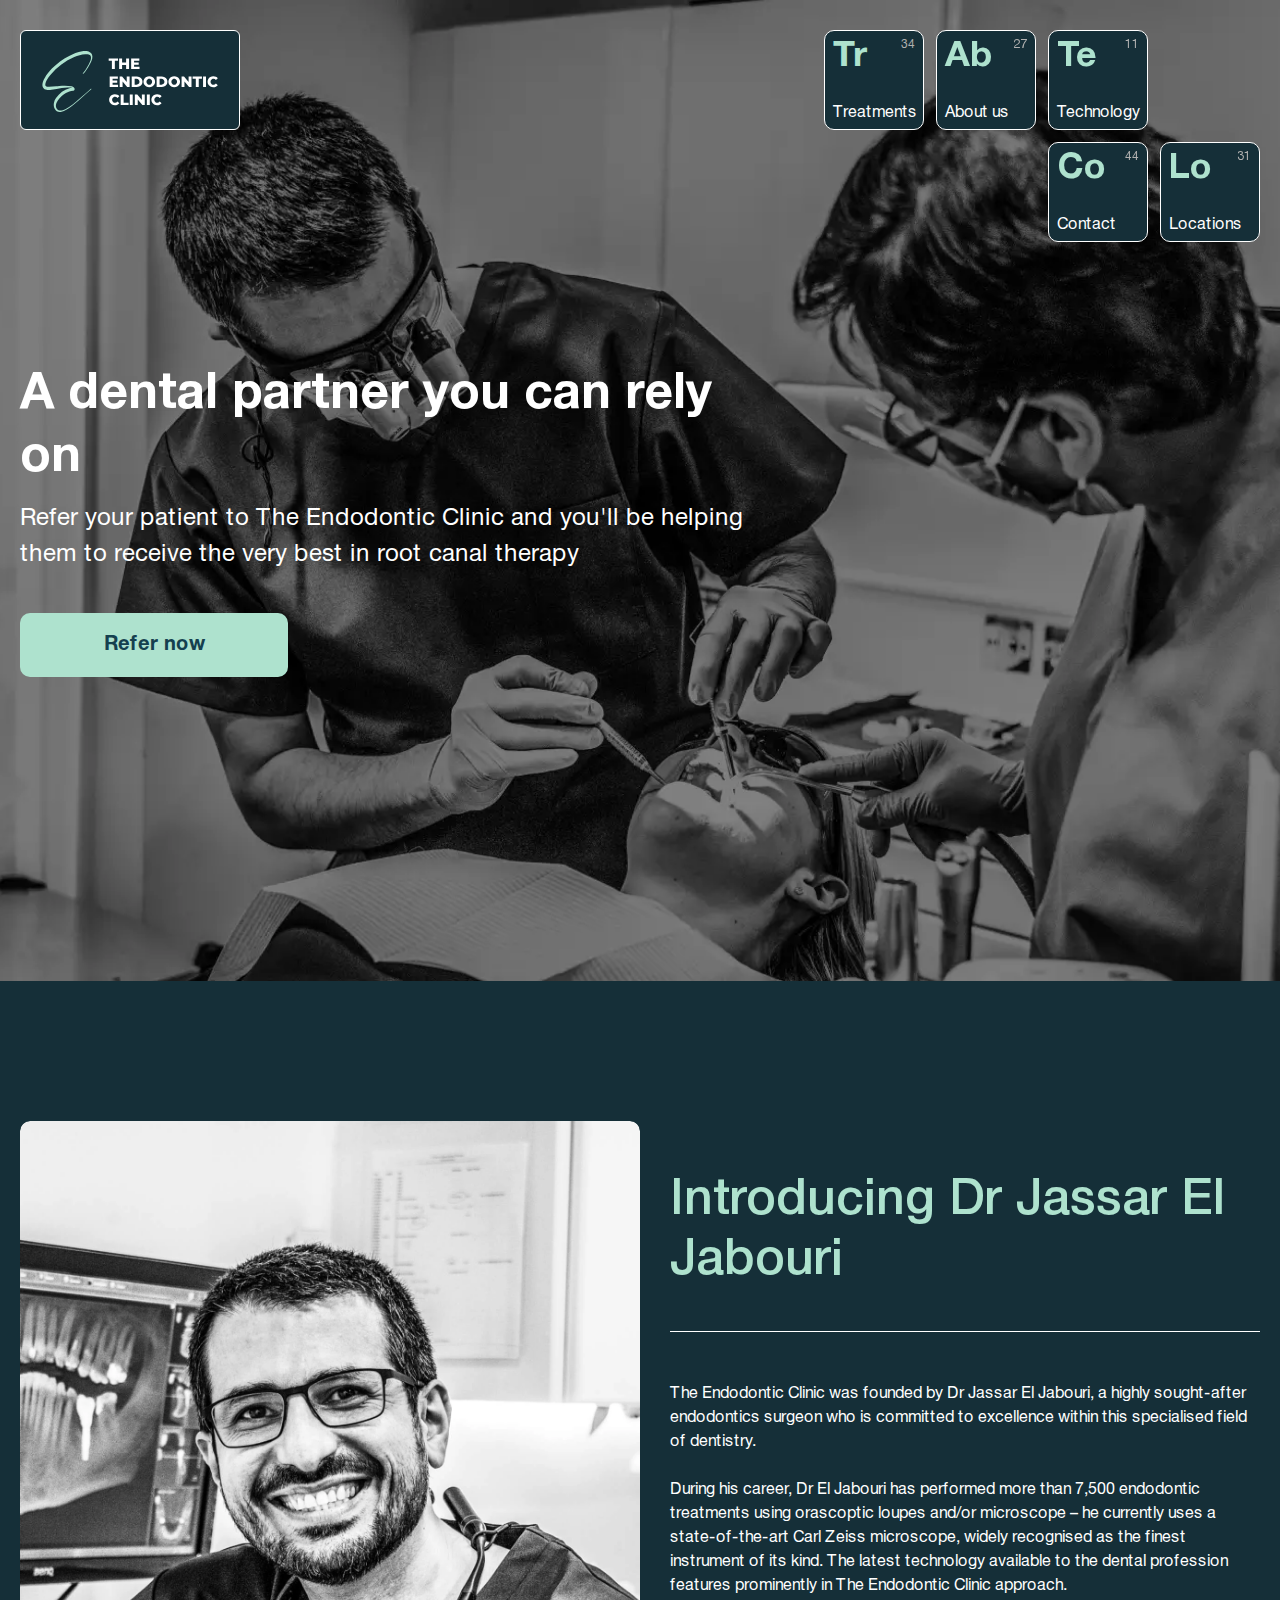
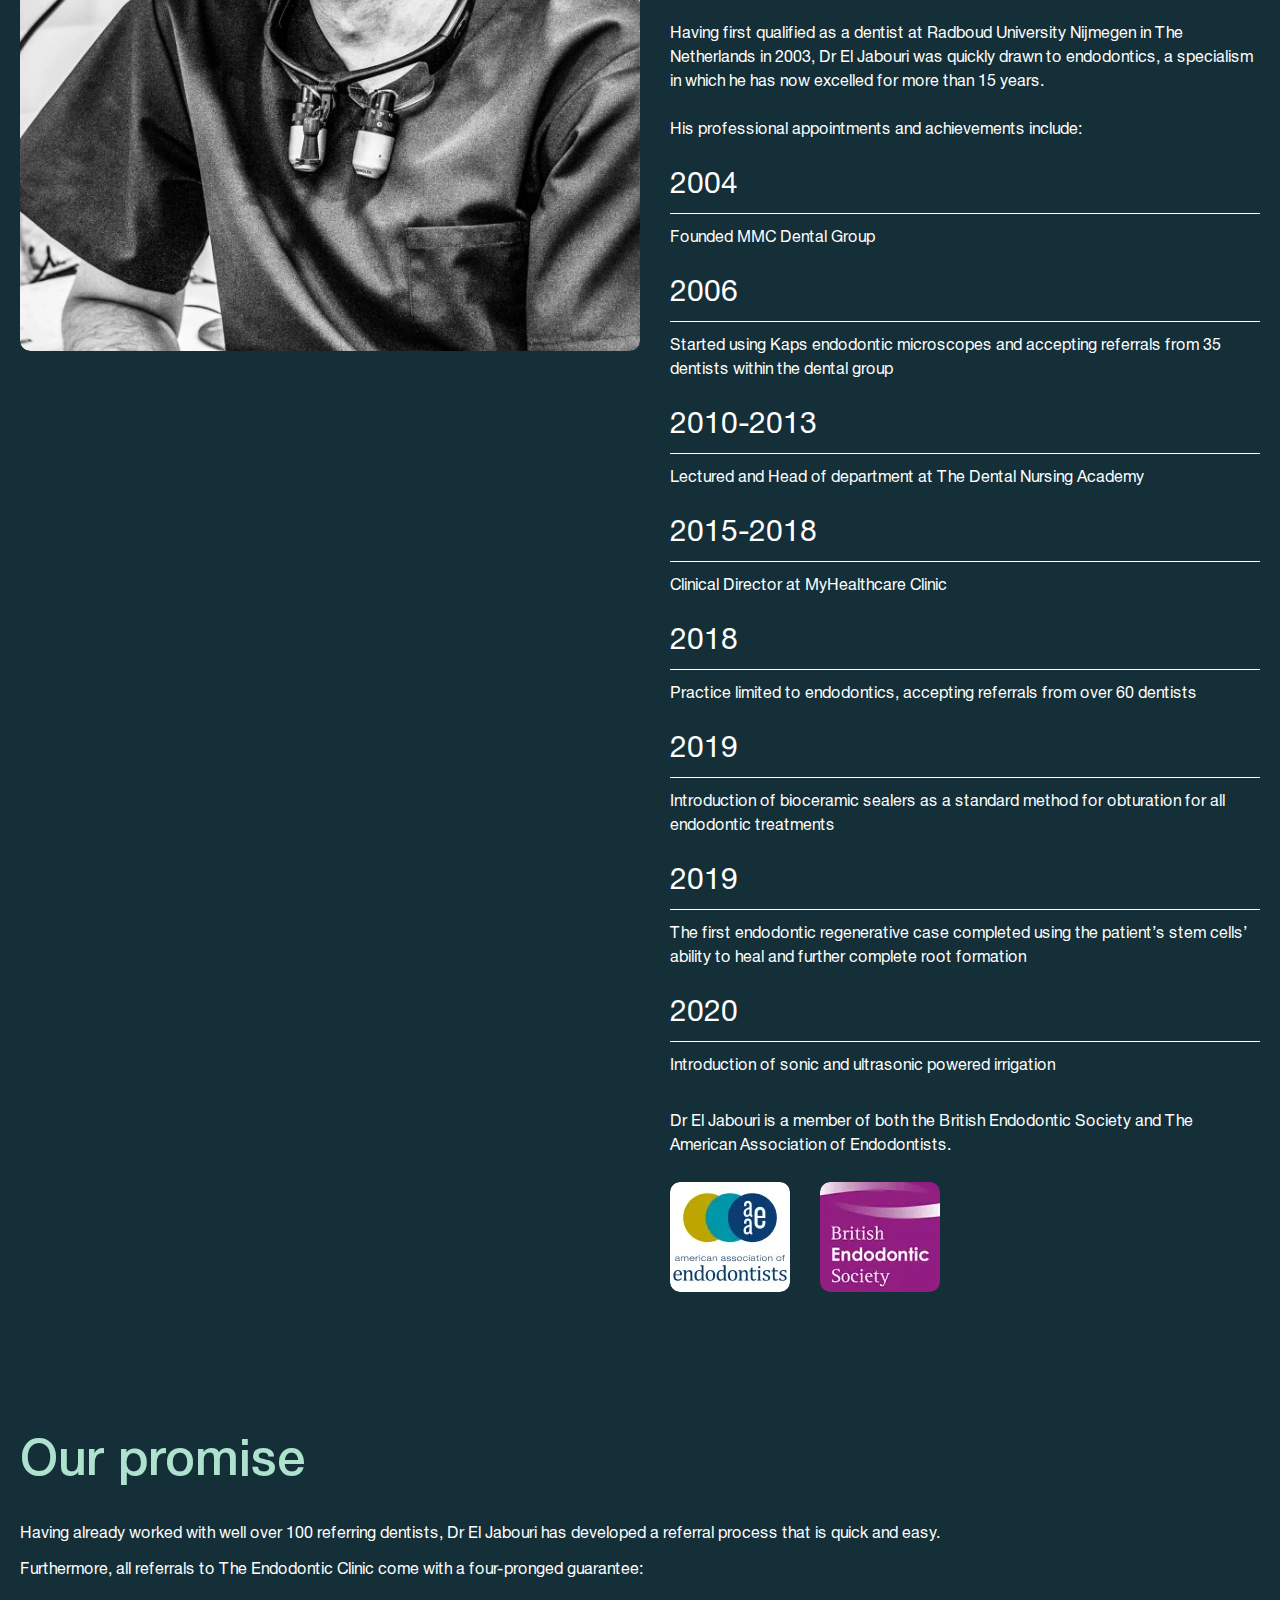
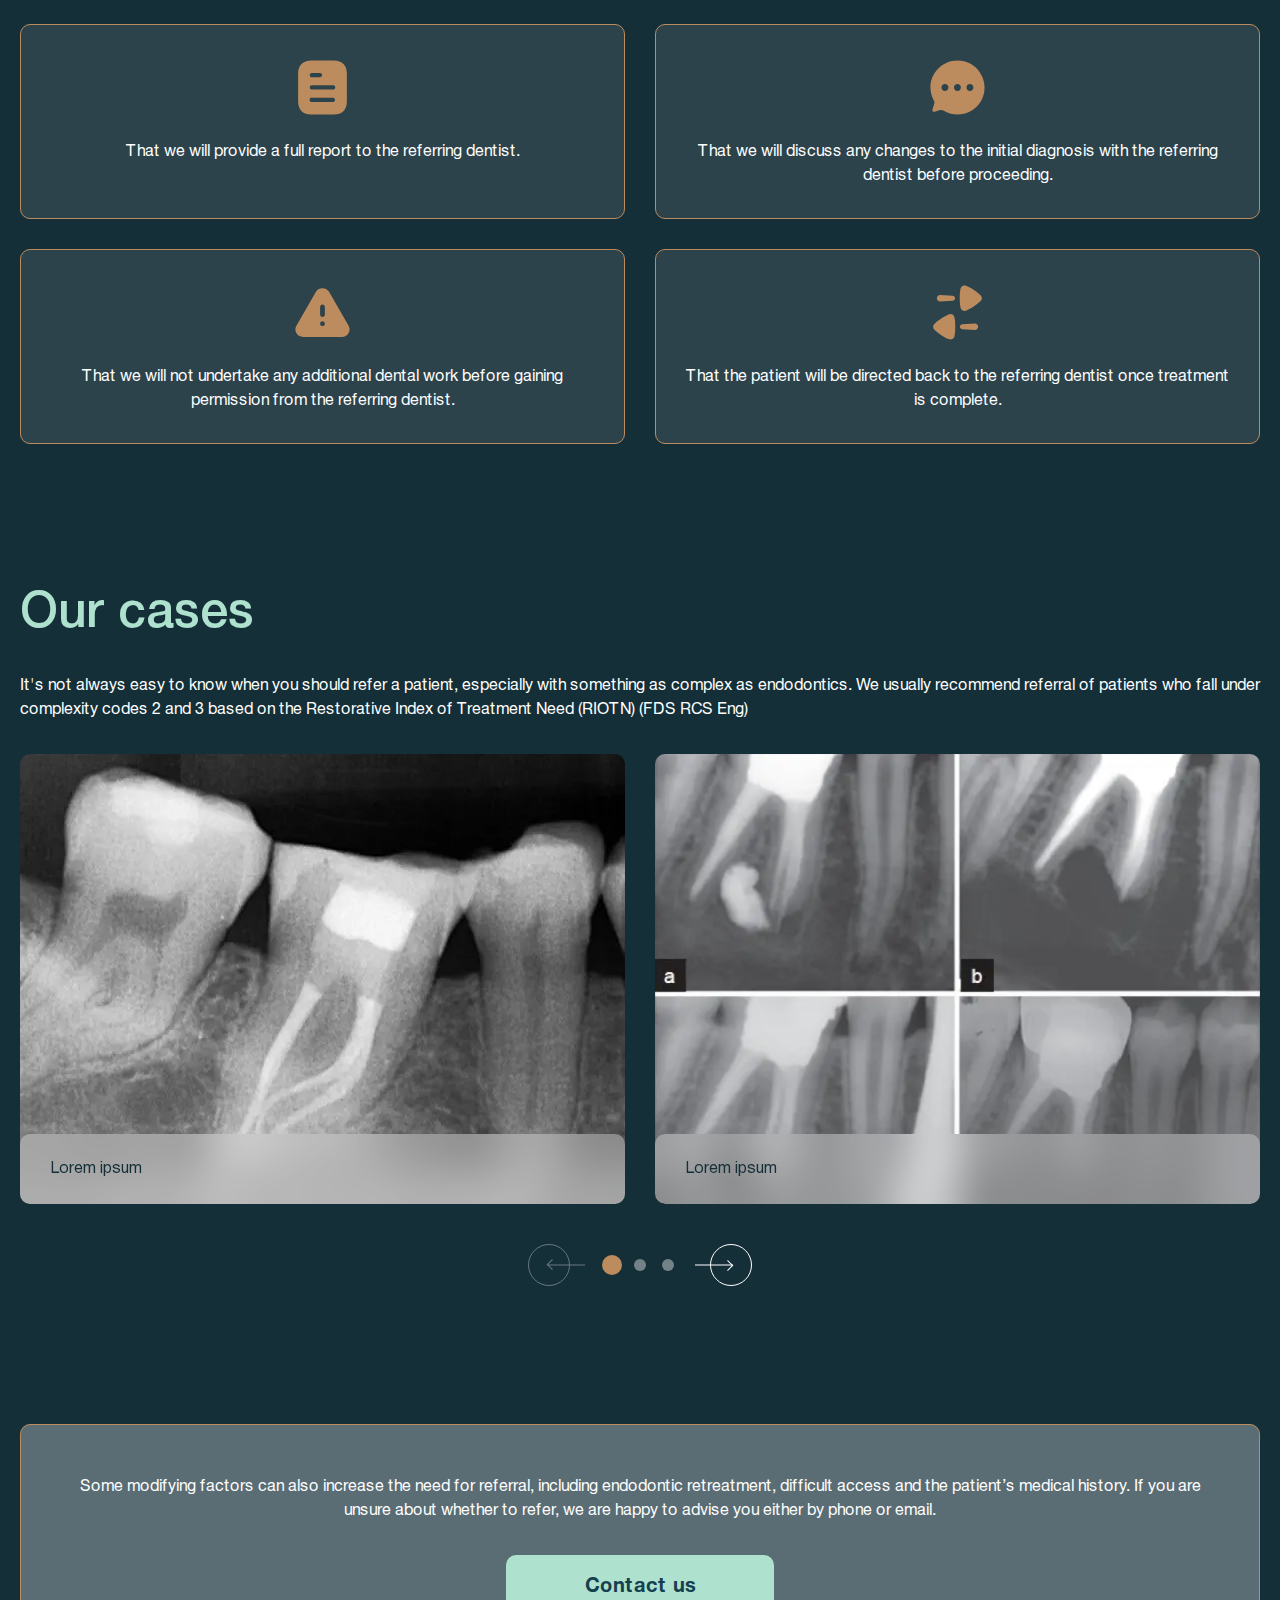
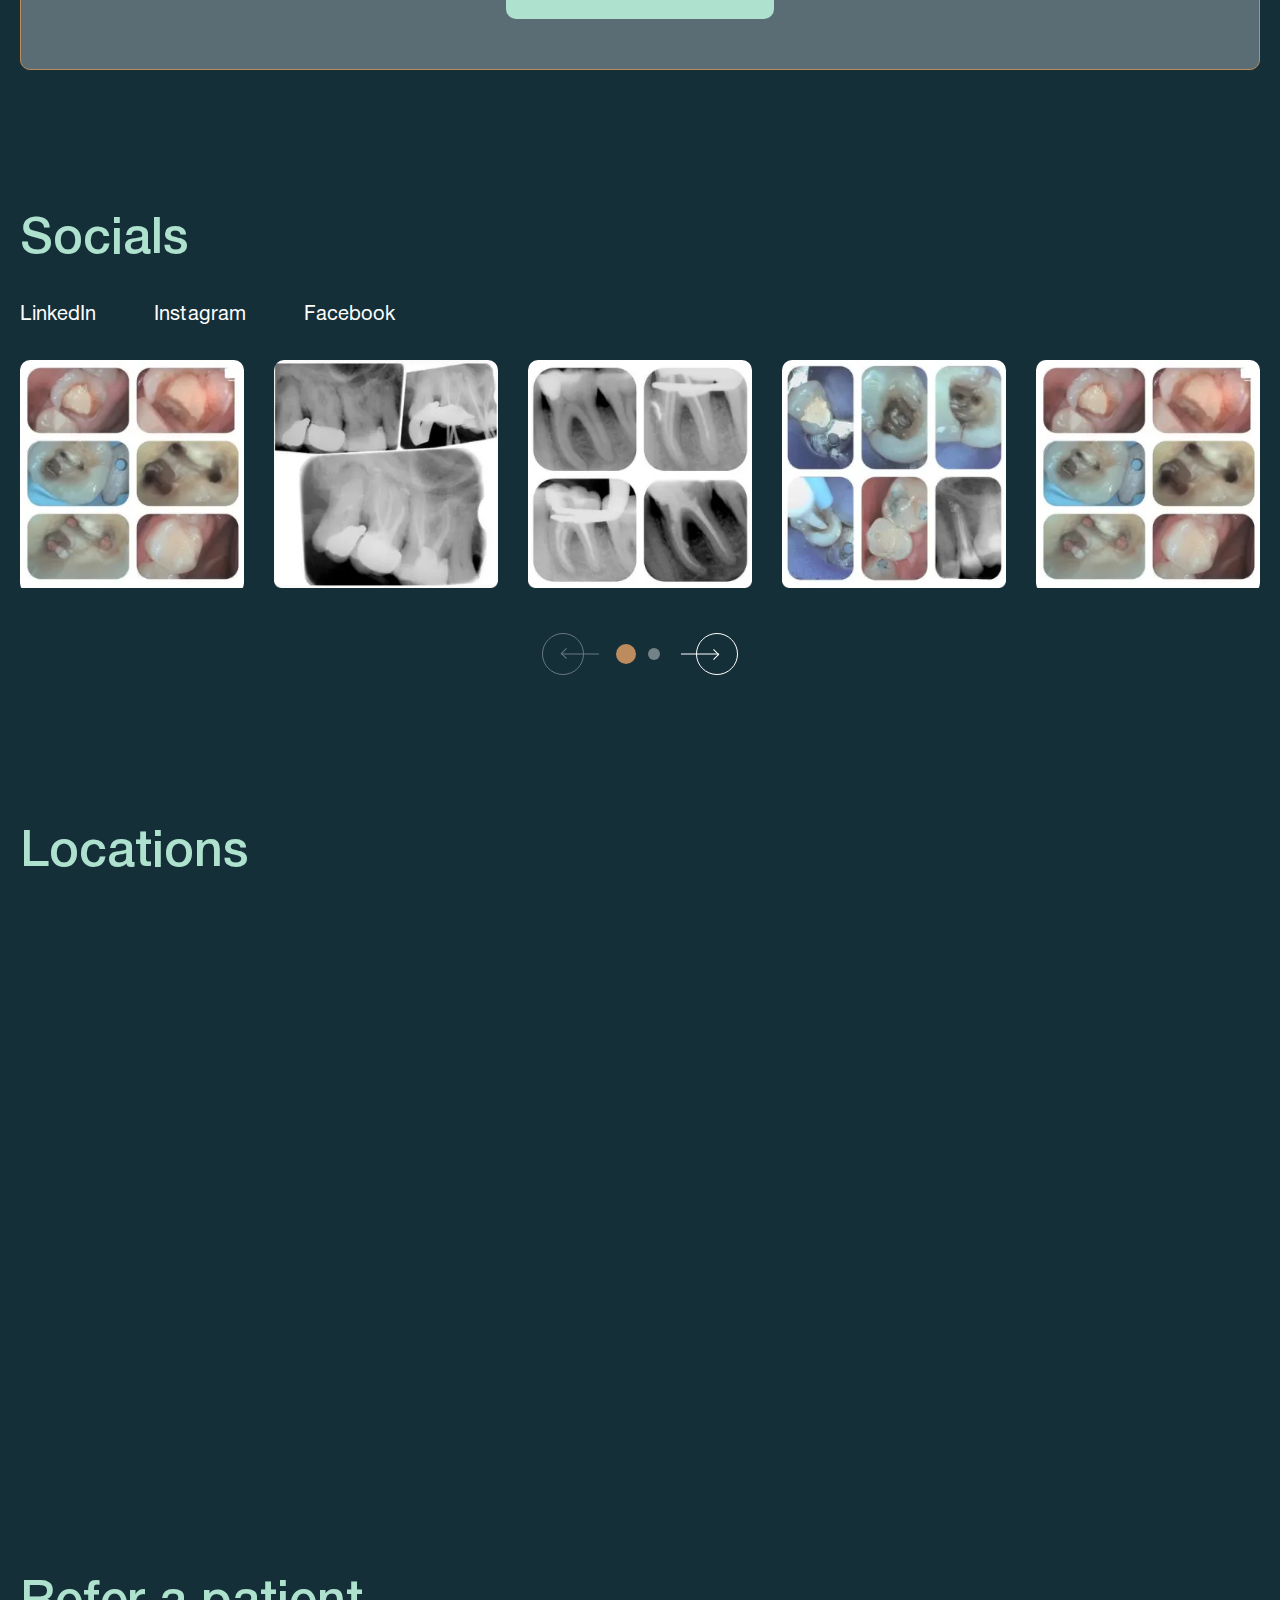
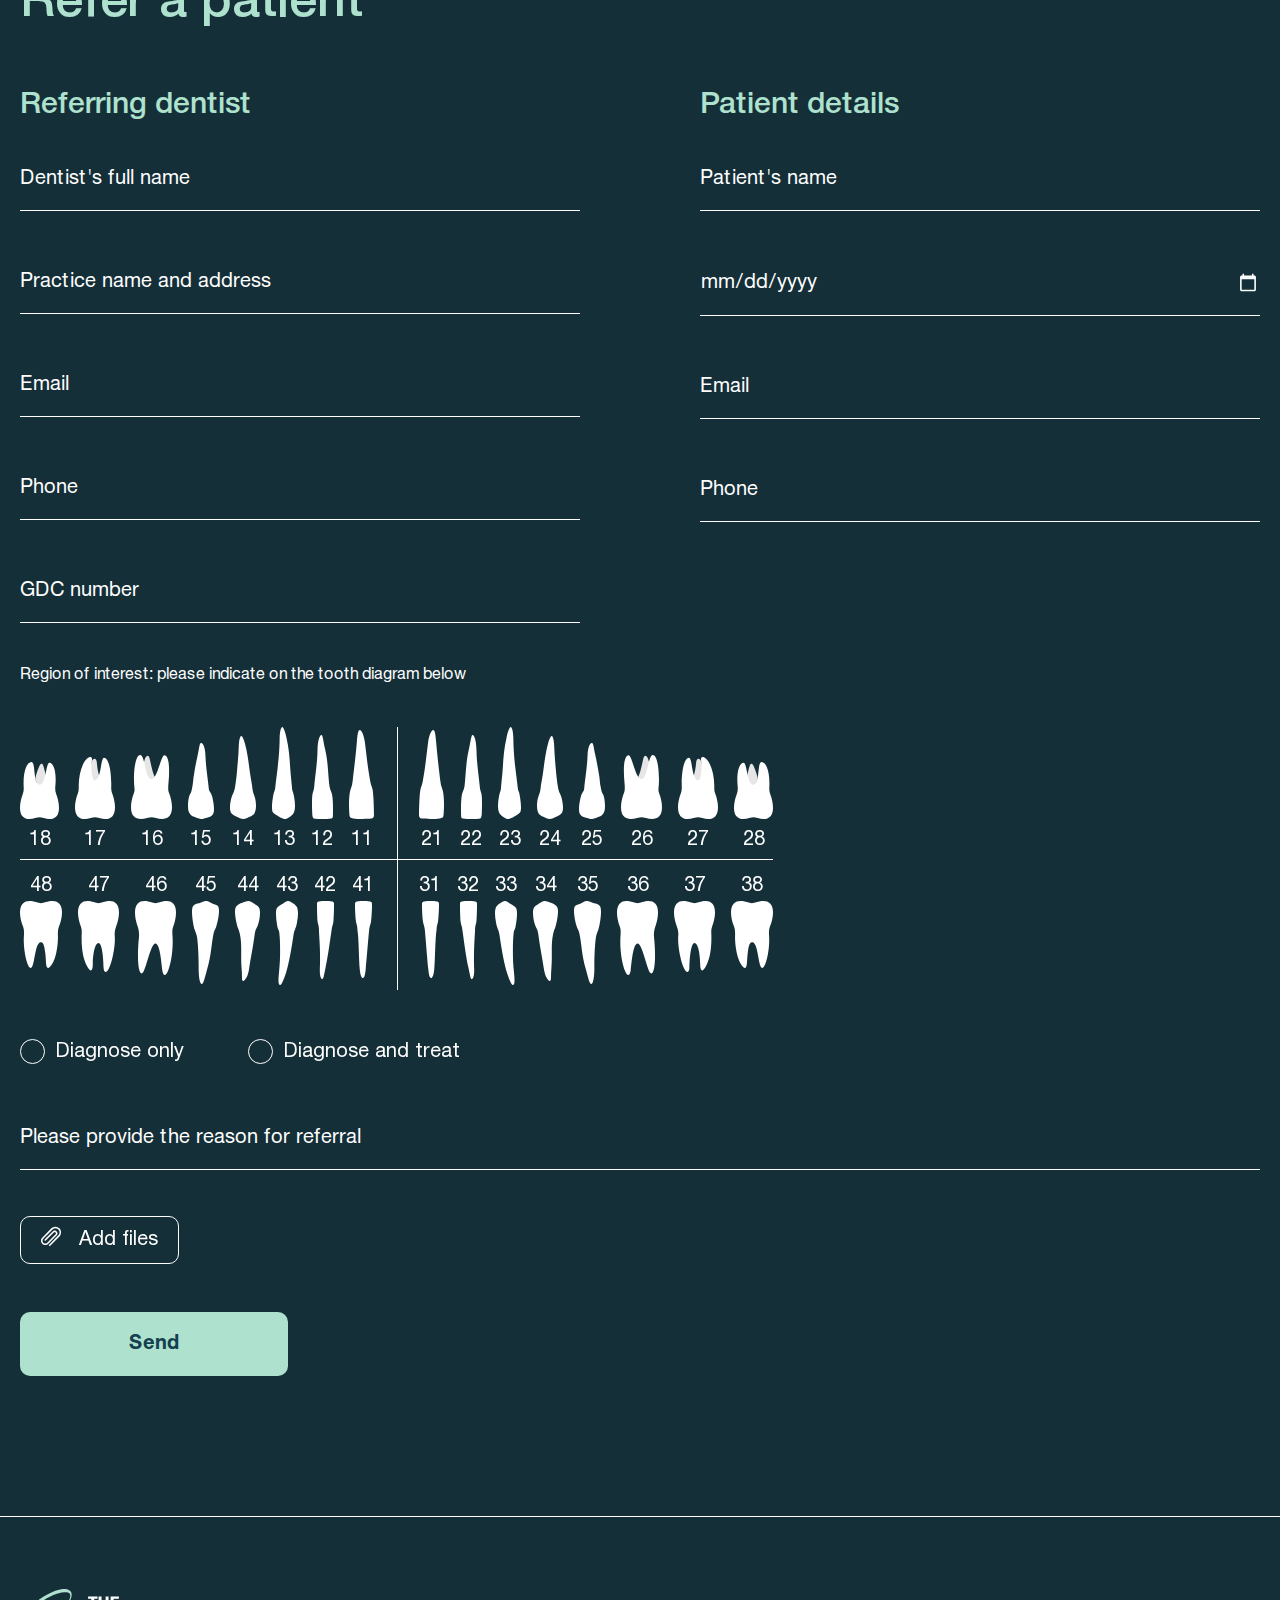
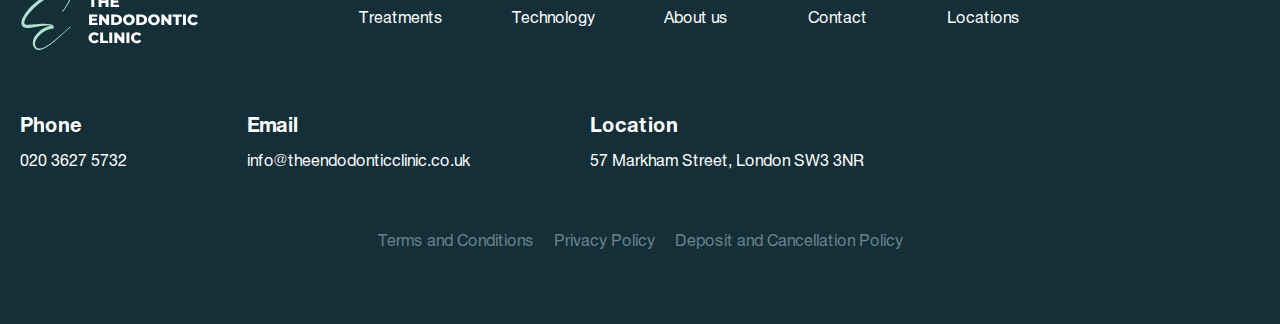
<file: referring.html>
<!DOCTYPE html>
<html lang="en">
  <head>
    <meta charset="UTF-8" />
    <meta http-equiv="X-UA-Compatible" content="IE=edge" />
    <meta name="viewport" content="width=device-width, initial-scale=1.0" />
    <title>Endoclinic - Referring dentist</title>

    <!-- Import Style's -->
    <link rel="stylesheet" href="./css/vendor.min.css" />
    <link rel="stylesheet" href="./css/main.css" />
    <script src="https://api.mapbox.com/mapbox-gl-js/v1.12.0/mapbox-gl.js"></script>
    <link href="https://api.mapbox.com/mapbox-gl-js/v1.12.0/mapbox-gl.css" rel="stylesheet" />

    <link rel="apple-touch-icon" sizes="76x76" href="img/favicon/apple-touch-icon.png" />
    <link rel="icon" type="image/png" sizes="32x32" href="img/favicon/favicon-32x32.png" />
    <link rel="icon" type="image/png" sizes="16x16" href="img/favicon/favicon-16x16.png" />
    <link rel="manifest" href="img/favicon/site.webmanifest" />
    <meta name="msapplication-TileColor" content="#da532c" />
    <meta name="theme-color" content="#ffffff" />
  </head>

  <body class="refering">
    <div class="site-container">
      <!-- Header -->
      <header class="header">
        <div class="container">
          <a href="index.html" class="logo">
            <picture>
              <source srcset="img/logo.svg" type="image/webp" />
              <img src="img/logo.svg" alt="Logo of Endoclinic" />
            </picture>
          </a>
          <nav class="nav">
            <ul class="nav__list menu">
              <li class="nav__item menu-item">
                <a href="treatments.html" class="nav__link">
                  <span class="symbol">Tr</span>
                  <span class="number">34</span>
                  <span class="title">Treatments</span>
                </a>
              </li>
              <li class="nav__item menu-item">
                <a href="about.html" class="nav__link">
                  <span class="symbol">Ab</span>
                  <span class="number">27</span>
                  <span class="title">About us</span>
                </a>
              </li>
              <li class="nav__item menu-item">
                <a href="technology.html" class="nav__link">
                  <span class="symbol">Te</span>
                  <span class="number">11</span>
                  <span class="title">Technology</span>
                </a>
              </li>
              <li class="nav__item menu-item plug">
                <a href="" class="nav__link">
                  <span class="symbol"></span>
                  <span class="number"></span>
                  <span class="title"></span>
                </a>
              </li>
              <li class="nav__item menu-item">
                <a href="#contacts-form" class="nav__link scroll__link">
                  <span class="symbol">Co</span>
                  <span class="number">44</span>
                  <span class="title">Contact</span>
                </a>
              </li>
              <li class="nav__item menu-item">
                <a href="contacts.html" class="nav__link">
                  <span class="symbol">Lo</span>
                  <span class="number">31</span>
                  <span class="title">Locations</span>
                </a>
              </li>
            </ul>
          </nav>
          <button class="burger">
            <span class="burger__wrapper">
              <span class="burger__line"></span>
            </span>
          </button>
          <div class="header-contacts">
            <ul class="header-contacts__list">
              <li class="header-contacts__item">
                <a href="#contacts-form" class="header-contacts__link scroll__link">
                  <i class="icon-user-arrow"></i>
                </a>
              </li>
            </ul>
          </div>
          <div class="header-content">
            <div class="container">
              <ul class="header-content__list">
                <li class="header-content__item">57 Markham Street, London SW3 3NR</li>
                <!-- <li class="header-content__item">Level Zero, Crossrail Pl, London E14 5AR</li> -->
                <li class="header-content__item">Centurion Court, 64 London Road Reading RG1 5AS</li>
                <li class="header-content__item">61 Perrymount Rd, Haywards Heath RH16 1DN</li>
                <li class="header-content__item">21 New Church Road Hove BN3 4AD</li>
              </ul>
              <div class="header-content__footer">
                <a href="tel:02036275732" class="header-content__link">020 3627 5732</a>
                <a href="referring.html" class="btn-secondary"> Referring dentist? </a>
              </div>
            </div>
          </div>
        </div>
      </header>
      <main>
        <!-- Hero -->
        <section class="refering hero">
          <div class="overlay"></div>
          <div class="container">
            <h1>A dental partner you can rely on</h1>
            <p>Refer your patient to The Endodontic Clinic and you'll be helping them to receive the very best in root canal therapy</p>
            <a href="#contacts-form" class="btn-primary scroll__link"> Refer now </a>
          </div>
          <picture>
            <source srcset="img/hero-background.webp" type="image/webp" />
            <img src="img/hero-background.png" alt="Background image" class="hero__background" />
          </picture>
        </section>
        <!-- About -->
        <section class="refering about">
          <div class="container">
            <div class="about-table">
              <div class="about__photo">
                <picture>
                  <source srcset="img/about/about-photo-4.webp" type="image/webp" />
                  <img src="img/about/about-photo-4.jpg" alt="Us Photo" />
                </picture>
              </div>
              <div class="about-text">
                <h2>Introducing Dr Jassar El Jabouri</h2>
                <p>The Endodontic Clinic was founded by Dr Jassar El Jabouri, a highly sought-after endodontics surgeon who is committed to excellence within this specialised field of dentistry.</p>
                <p>
                  During his career, Dr El Jabouri has performed more than 7,500 endodontic treatments using orascoptic loupes and/or microscope – he currently uses a state-of-the-art Carl Zeiss microscope, widely recognised as the
                  finest instrument of its kind. The latest technology available to the dental profession features prominently in The Endodontic Clinic approach.
                </p>
                <p>Having first qualified as a dentist at Radboud University Nijmegen in The Netherlands in 2003, Dr El Jabouri was quickly drawn to endodontics, a specialism in which he has now excelled for more than 15 years.</p>
                <p>His professional appointments and achievements include:</p>
                <ul>
                  <li>
                    <h4>2004</h4>
                    <p>Founded MMC Dental Group</p>
                  </li>
                  <li>
                    <h4>2006</h4>
                    <p>Started using Kaps endodontic microscopes and accepting referrals from 35 dentists within the dental group</p>
                  </li>
                  <li>
                    <h4>2010-2013</h4>
                    <p>Lectured and Head of department at The Dental Nursing Academy</p>
                  </li>
                  <li>
                    <h4>2015-2018</h4>
                    <p>Clinical Director at MyHealthcare Clinic</p>
                  </li>
                  <li>
                    <h4>2018</h4>
                    <p>Practice limited to endodontics, accepting referrals from over 60 dentists</p>
                  </li>
                  <li>
                    <h4>2019</h4>
                    <p>Introduction of bioceramic sealers as a standard method for obturation for all endodontic treatments</p>
                  </li>
                  <li>
                    <h4>2019</h4>
                    <p>The first endodontic regenerative case completed using the patient’s stem cells’ ability to heal and further complete root formation</p>
                  </li>
                  <li>
                    <h4>2020</h4>
                    <p>Introduction of sonic and ultrasonic powered irrigation</p>
                  </li>
                </ul>
                <p>Dr El Jabouri is a member of both the British Endodontic Society and The American Association of Endodontists.</p>
                <div class="about-progress-table">
                  <div class="about-progress-wrapper">
                    <div class="about-progress__item">
                      <picture>
                        <source srcset="img/about/about-progress-1.webp" type="image/webp" />
                        <img src="img/about/about-progress-1.png" alt="About Progress" />
                      </picture>
                    </div>
                  </div>
                  <div class="about-progress-wrapper">
                    <div class="about-progress__item">
                      <picture>
                        <source srcset="img/about/about-progress-2.webp" type="image/webp" />
                        <img src="img/about/about-progress-2.png" alt="About Progress" />
                      </picture>
                    </div>
                  </div>
                </div>
              </div>
            </div>
          </div>
        </section>
        <!-- Promise -->
        <section class="promise">
          <div class="container">
            <div class="section-header">
              <h2>Our promise</h2>
            </div>
            <p>Having already worked with well over 100 referring dentists, Dr El Jabouri has developed a referral process that is quick and easy.</p>
            <p>Furthermore, all referrals to The Endodontic Clinic come with a four-pronged guarantee:</p>
            <div class="promise__table">
              <div class="promise__wrapper">
                <div class="promise__card">
                  <div class="icon">
                    <picture>
                      <source srcset="img/icons/list.svg" type="image/webp" />
                      <img src="img/icons/list.svg" alt="Icon List" />
                    </picture>
                  </div>
                  <p>That we will provide a full report to the referring dentist.</p>
                </div>
              </div>
              <div class="promise__wrapper">
                <div class="promise__card">
                  <div class="icon">
                    <picture>
                      <source srcset="img/icons/message.svg" type="image/webp" />
                      <img src="img/icons/message.svg" alt="Icon Message" />
                    </picture>
                  </div>
                  <p>That we will discuss any changes to the initial diagnosis with the referring dentist before proceeding.</p>
                </div>
              </div>
              <div class="promise__wrapper">
                <div class="promise__card">
                  <div class="icon">
                    <picture>
                      <source srcset="img/icons/warning.svg" type="image/webp" />
                      <img src="img/icons/warning.svg" alt="Icon Warning" />
                    </picture>
                  </div>
                  <p>That we will not undertake any additional dental work before gaining permission from the referring dentist.</p>
                </div>
              </div>
              <div class="promise__wrapper">
                <div class="promise__card">
                  <div class="icon">
                    <picture>
                      <source srcset="img/icons/swap.svg" type="image/webp" />
                      <img src="img/icons/swap.svg" alt="Icon Swap" />
                    </picture>
                  </div>
                  <p>That the patient will be directed back to the referring dentist once treatment is complete.</p>
                </div>
              </div>
            </div>
          </div>
        </section>
        <!-- Cases -->
        <section class="cases">
          <div class="container">
            <div class="section-header">
              <h2>Our cases</h2>
            </div>
            <p>
              It's not always easy to know when you should refer a patient, especially with something as complex as endodontics. We usually recommend referral of patients who fall under complexity codes 2 and 3 based on the Restorative Index of
              Treatment Need (RIOTN) (FDS RCS Eng)
            </p>
            <div class="swiper cases-slider">
              <div class="swiper-wrapper">
                <div class="swiper-slide cases-slide">
                  <div class="card">
                    <div class="card__image">
                      <picture>
                        <source srcset="img/cases/cases-1.webp" type="image/webp" />
                        <img src="img/cases/cases-1.png" alt="cases Preview" />
                      </picture>
                    </div>
                    <div class="card__text">
                      <h3>Lorem ipsum</h3>
                    </div>
                  </div>
                </div>
                <div class="swiper-slide cases-slide">
                  <div class="card">
                    <div class="card__image">
                      <picture>
                        <source srcset="img/cases/cases-2.webp" type="image/webp" />
                        <img src="img/cases/cases-2.png" alt="cases Preview" />
                      </picture>
                    </div>
                    <div class="card__text">
                      <h3>Lorem ipsum</h3>
                    </div>
                  </div>
                </div>
                <div class="swiper-slide cases-slide">
                  <div class="card">
                    <div class="card__image">
                      <picture>
                        <source srcset="img/cases/cases-1.webp" type="image/webp" />
                        <img src="img/cases/cases-1.png" alt="cases Preview" />
                      </picture>
                    </div>
                    <div class="card__text">
                      <h3>Lorem ipsum</h3>
                    </div>
                  </div>
                </div>
                <div class="swiper-slide cases-slide">
                  <div class="card">
                    <div class="card__image">
                      <picture>
                        <source srcset="img/cases/cases-2.webp" type="image/webp" />
                        <img src="img/cases/cases-2.png" alt="cases Preview" />
                      </picture>
                    </div>
                    <div class="card__text">
                      <h3>Lorem ipsum</h3>
                    </div>
                  </div>
                </div>
              </div>
              <div class="swiper-navigation">
                <div class="swiper-button-prev cases-button-prev">
                  <button class="link-primary">
                    <span class="link-primary__circle">
                      <span class="link-primary__arrow"></span>
                    </span>
                  </button>
                </div>
                <div class="swiper-pagination cases-pagination"></div>
                <div class="swiper-button-next cases-button-next">
                  <button class="link-primary">
                    <span class="link-primary__circle">
                      <span class="link-primary__arrow"></span>
                    </span>
                  </button>
                </div>
              </div>
            </div>
            <div class="cases__contact">
              <p>
                Some modifying factors can also increase the need for referral, including endodontic retreatment, difficult access and the patient’s medical history. If you are unsure about whether to refer, we are happy to advise you either by phone
                or email.
              </p>
              <a href="contacts.html#contacts" class="btn-primary"> Contact us </a>
            </div>
          </div>
        </section>
        <!-- Socials -->
        <section class="socials">
          <div class="container">
            <div class="section-header">
              <h2>Socials</h2>
            </div>
            <ul class="socials__list">
              <li class="socials__item">
                <a href="https://www.linkedin.com/company/the-endodontic-clinic" class="socials__link"> LinkedIn </a>
              </li>
              <li class="socials__item">
                <a href="https://www.instagram.com/the.endodontic.clinic/" class="socials__link"> Instagram </a>
              </li>
              <li class="socials__item">
                <a href="https://www.facebook.com/The-Endodontic-Clinic-103281138998855" class="socials__link"> Facebook </a>
              </li>
            </ul>
            <div class="swiper socials__slider">
              <div class="swiper-wrapper">
                <div class="swiper-slide socials__slide">
                  <div class="socials__card">
                    <picture>
                      <source srcset="img/socials/socials-1.webp" type="image/webp" />
                      <img src="img/socials/socials-1.png" alt="Social preview" />
                    </picture>
                  </div>
                </div>
                <div class="swiper-slide socials__slide">
                  <div class="socials__card">
                    <picture>
                      <source srcset="img/socials/socials-2.webp" type="image/webp" />
                      <img src="img/socials/socials-2.png" alt="Social preview" />
                    </picture>
                  </div>
                </div>
                <div class="swiper-slide socials__slide">
                  <div class="socials__card">
                    <picture>
                      <source srcset="img/socials/socials-3.webp" type="image/webp" />
                      <img src="img/socials/socials-3.png" alt="Social preview" />
                    </picture>
                  </div>
                </div>
                <div class="swiper-slide socials__slide">
                  <div class="socials__card">
                    <picture>
                      <source srcset="img/socials/socials-4.webp" type="image/webp" />
                      <img src="img/socials/socials-4.png" alt="Social preview" />
                    </picture>
                  </div>
                </div>
                <div class="swiper-slide socials__slide">
                  <div class="socials__card">
                    <picture>
                      <source srcset="img/socials/socials-1.webp" type="image/webp" />
                      <img src="img/socials/socials-1.png" alt="Social preview" />
                    </picture>
                  </div>
                </div>
                <div class="swiper-slide socials__slide">
                  <div class="socials__card">
                    <picture>
                      <source srcset="img/socials/socials-2.webp" type="image/webp" />
                      <img src="img/socials/socials-2.png" alt="Social preview" />
                    </picture>
                  </div>
                </div>
              </div>
              <div class="swiper-navigation">
                <div class="swiper-button-prev socials-button-prev">
                  <button class="link-primary">
                    <span class="link-primary__circle">
                      <span class="link-primary__arrow"></span>
                    </span>
                  </button>
                </div>
                <div class="swiper-pagination socials-pagination"></div>
                <div class="swiper-button-next socials-button-next">
                  <button class="link-primary">
                    <span class="link-primary__circle">
                      <span class="link-primary__arrow"></span>
                    </span>
                  </button>
                </div>
              </div>
            </div>
          </div>
        </section>
        <!-- Locations -->
        <section class="locations">
          <div class="container">
            <div class="section-header">
              <h2>Locations</h2>
              <!-- <a href="#" class="link-primary">
                <span class="link-primary__title">See more</span>
                <span class="link-primary__circle">
                  <span class="link-primary__arrow"></span>
                </span>
              </a> -->
            </div>
            <div id="map"></div>
            <script>
              mapboxgl.accessToken = 'pk.eyJ1Ijoicm9tYW5yMzAxIiwiYSI6ImNsMGNiZG9hNjA0dGoza3M0MTF6Zmh3a3QifQ.kIQq1w4vsZLfKxSDZeGSZw';
  
              const geojson = {
                'type': 'FeatureCollection',
                'features': [
                  {
                    'type': 'Feature',
                    'geometry': {
                      'type': 'Point',
                      'coordinates': [-0.165, 51.490]
                    },
                    'properties': {
                      'icon': 'img/practices/practices-logo-chelsea-green.svg',
                      'title': 'Chelsea Green Dental',
                      'description': '57 Markham Street, London SW3 3NR',
                      'link': 'Enquire now'
                    }
                  },
                  // {
                  //   'type': 'Feature',
                  //   'geometry': {
                  //     'type': 'Point',
                  //     'coordinates': [-0.018, 51.506]
                  //   },
                  //   'properties': {
                  //     'icon': 'img/practices/map-bupa-dental.png',
                  //     'title': 'The Clinic Dental Facial',
                  //     'description': 'Level Zero, Crossrail Pl, London E14 5AR',
                  //     'link': 'Enquire now'
                  //   }
                  // },
                  {
                    'type': 'Feature',
                    'geometry': {
                      'type': 'Point',
                      'coordinates': [-0.950, 51.453]
                    },
                    'properties': {
                      'icon': 'img/map-icon-bupa.svg',
                      'title': 'Bupa Health and Dental Centre Reading',
                      'description': 'Centurion Court, 64 London Road Reading RG1 5AS',
                      'link': 'Enquire now'
                    }
                  },
                  {
                    'type': 'Feature',
                    'geometry': {
                      'type': 'Point',
                      'coordinates': [-0.103, 51.006]
                    },
                    'properties': {
                      'icon': 'img/map-icon-bupa.svg',
                      'title': 'Bupa Health and Dental Centre Canary Wharf',
                      'description': '61 Perrymount Rd, Haywards Heath RH16 1DN',
                      'link': 'Enquire now'
                    }
                  },
                  {
                    'type': 'Feature',
                    'geometry': {
                      'type': 'Point',
                      'coordinates': [-0.184, 50.830]
                    },
                    'properties': {
                      'icon': 'img/practices/map-twentyonedental.svg',
                      'title': 'TwentyOneDental',
                      'description': '21 New Church Road The City of BN3 4AD',
                      'link': 'Enquire now'
                    }
                  }
                ]
              };
              const map = new mapboxgl.Map({
                container: 'map',
                style: 'mapbox://styles/romanr301/cl0ccrtep000l14p6ul4vrt4g',
                center: [-0.007, 51.170],
                zoom: 8
              });
              for (const feature of geojson.features) {
                // create a HTML element for each feature
                const el = document.createElement('div');
                el.className = 'marker';
                // make a marker for each feature and add it to the map
                if (window.matchMedia("(min-width: 992px)").matches) {
                  new mapboxgl.Marker(el)
                  .setLngLat(feature.geometry.coordinates)
                  .setPopup(
                    new mapboxgl.Popup({ offset: 25 }) // add popups
                      .setHTML(
                        `<div class="popup-header">
                          <img src="${feature.properties.icon}">
                          <div class="popup__title">${feature.properties.title}</div>
                        </div>
                        <p>${feature.properties.description}</p>
                        <a href="#contacts">${feature.properties.link}</a>`
                      )
                  )
                  .addTo(map);
                } else {
                  new mapboxgl.Marker(el)
                  .setLngLat(feature.geometry.coordinates)
                  .setPopup(
                    new mapboxgl.Popup({ offset: 25, anchor: 'bottom' }) // add popups
                      .setHTML(
                        `<div class="popup-header">
                          <img src="${feature.properties.icon}">
                          <div class="popup__title">${feature.properties.title}</div>
                        </div>
                        <p>${feature.properties.description}</p>
                        <a href="#contacts">${feature.properties.link}</a>`
                      )
                  )
                  .addTo(map);
                }
              }
              var nav = new mapboxgl.NavigationControl();
              map.addControl(nav, 'top-right');
              map.addControl(new mapboxgl.FullscreenControl());
              map.scrollZoom.disable();
            </script>
          </div>
          <div id="contacts"></div>
        </section>
        <!-- Contacts -->
        <section id="contacts-form" class="contacts-form">
          <div class="container">
            <div class="section-header">
              <h2>Refer a patient</h2>
            </div>
            <form action="sendEmailReferring.php" method="POST" class="form" enctype="multipart/form-data">
              <div class="form__table">
                <div class="form-wrapper">
                  <h3>Referring dentist</h3>
                  <input type="text" name="dentist_name" class="form__field" placeholder="Dentist's full name" />
                  <input type="text" name="dentist_address" class="form__field" placeholder="Practice name and address" />
                  <input type="email" name="dentist_email" class="form__field" placeholder="Email" />
                  <input type="tel" name="dentist_phone" class="form__field" placeholder="Phone" />
                  <input type="text" name="dentist_gdc" class="form__field" placeholder="GDC number" />
                </div>
                <div class="form-wrapper">
                  <h3>Patient details</h3>
                  <input type="text" name="user_name" class="form__field" placeholder="Patient's name" />
                  <input type="date" name="user_datebirth" class="form__field" placeholder="Date of birth" />
                  <input type="email" name="user_email" class="form__field" placeholder="Email" />
                  <input type="tel" name="user_phone" class="form__field" placeholder="Phone" />
                </div>
              </div>
              <p class="site-description">Region of interest: please indicate on the tooth diagram below</p>
              <div class="tooth">
                <div class="tooth__table">
                  <div class="tooth__wrapper">
                    <label class="tooth__item">
                      <input type="checkbox" name="tooth[]" value="tooth-18" class="tooth__checkbox" />
                      <span class="tooth__images">
                        <span class="tooth__image">
                          <picture>
                            <source srcset="img/teeth/tooth-1.svg" type="image/webp" />
                            <img src="img/teeth/tooth-1.svg" alt="Image of Tooth" />
                          </picture>
                        </span>
                        <span class="tooth__image_checked">
                          <picture>
                            <source srcset="img/teeth/tooth-check-1.svg" type="image/webp" />
                            <img src="img/teeth/tooth-check-1.svg" alt="Image of Tooth" />
                          </picture>
                        </span>
                      </span>
                      <span class="tooth__number">18</span>
                    </label>
                    <label class="tooth__item">
                      <input type="checkbox" name="tooth[]" value="tooth-17" class="tooth__checkbox" />
                      <span class="tooth__images">
                        <span class="tooth__image">
                          <picture>
                            <source srcset="img/teeth/tooth-2.svg" type="image/webp" />
                            <img src="img/teeth/tooth-2.svg" alt="Image of Tooth" />
                          </picture>
                        </span>
                        <span class="tooth__image_checked">
                          <picture>
                            <source srcset="img/teeth/tooth-check-2.svg" type="image/webp" />
                            <img src="img/teeth/tooth-check-2.svg" alt="Image of Tooth" />
                          </picture>
                        </span>
                      </span>
                      <span class="tooth__number">17</span>
                    </label>
                    <label class="tooth__item">
                      <input type="checkbox" name="tooth[]" value="tooth-16" class="tooth__checkbox" />
                      <span class="tooth__images">
                        <span class="tooth__image">
                          <picture>
                            <source srcset="img/teeth/tooth-3.svg" type="image/webp" />
                            <img src="img/teeth/tooth-3.svg" alt="Image of Tooth" />
                          </picture>
                        </span>
                        <span class="tooth__image_checked">
                          <picture>
                            <source srcset="img/teeth/tooth-check-3.svg" type="image/webp" />
                            <img src="img/teeth/tooth-check-3.svg" alt="Image of Tooth" />
                          </picture>
                        </span>
                      </span>
                      <span class="tooth__number">16</span>
                    </label>
                    <label class="tooth__item">
                      <input type="checkbox" name="tooth[]" value="tooth-15" class="tooth__checkbox" />
                      <span class="tooth__images">
                        <span class="tooth__image">
                          <picture>
                            <source srcset="img/teeth/tooth-4.svg" type="image/webp" />
                            <img src="img/teeth/tooth-4.svg" alt="Image of Tooth" />
                          </picture>
                        </span>
                        <span class="tooth__image_checked">
                          <picture>
                            <source srcset="img/teeth/tooth-check-4.svg" type="image/webp" />
                            <img src="img/teeth/tooth-check-4.svg" alt="Image of Tooth" />
                          </picture>
                        </span>
                      </span>
                      <span class="tooth__number">15</span>
                    </label>
                    <label class="tooth__item">
                      <input type="checkbox" name="tooth[]" value="tooth-14" class="tooth__checkbox" />
                      <span class="tooth__images">
                        <span class="tooth__image">
                          <picture>
                            <source srcset="img/teeth/tooth-5.svg" type="image/webp" />
                            <img src="img/teeth/tooth-5.svg" alt="Image of Tooth" />
                          </picture>
                        </span>
                        <span class="tooth__image_checked">
                          <picture>
                            <source srcset="img/teeth/tooth-check-5.svg" type="image/webp" />
                            <img src="img/teeth/tooth-check-5.svg" alt="Image of Tooth" />
                          </picture>
                        </span>
                      </span>
                      <span class="tooth__number">14</span>
                    </label>
                    <label class="tooth__item">
                      <input type="checkbox" name="tooth[]" value="tooth-13" class="tooth__checkbox" />
                      <span class="tooth__images">
                        <span class="tooth__image">
                          <picture>
                            <source srcset="img/teeth/tooth-6.svg" type="image/webp" />
                            <img src="img/teeth/tooth-6.svg" alt="Image of Tooth" />
                          </picture>
                        </span>
                        <span class="tooth__image_checked">
                          <picture>
                            <source srcset="img/teeth/tooth-check-6.svg" type="image/webp" />
                            <img src="img/teeth/tooth-check-6.svg" alt="Image of Tooth" />
                          </picture>
                        </span>
                      </span>
                      <span class="tooth__number">13</span>
                    </label>
                    <label class="tooth__item">
                      <input type="checkbox" name="tooth[]" value="tooth-12" class="tooth__checkbox" />
                      <span class="tooth__images">
                        <span class="tooth__image">
                          <picture>
                            <source srcset="img/teeth/tooth-7.svg" type="image/webp" />
                            <img src="img/teeth/tooth-7.svg" alt="Image of Tooth" />
                          </picture>
                        </span>
                        <span class="tooth__image_checked">
                          <picture>
                            <source srcset="img/teeth/tooth-check-7.svg" type="image/webp" />
                            <img src="img/teeth/tooth-check-7.svg" alt="Image of Tooth" />
                          </picture>
                        </span>
                      </span>
                      <span class="tooth__number">12</span>
                    </label>
                    <label class="tooth__item">
                      <input type="checkbox" name="tooth[]" value="tooth-11" class="tooth__checkbox" />
                      <span class="tooth__images">
                        <span class="tooth__image">
                          <picture>
                            <source srcset="img/teeth/tooth-8.svg" type="image/webp" />
                            <img src="img/teeth/tooth-8.svg" alt="Image of Tooth" />
                          </picture>
                        </span>
                        <span class="tooth__image_checked">
                          <picture>
                            <source srcset="img/teeth/tooth-check-8.svg" type="image/webp" />
                            <img src="img/teeth/tooth-check-8.svg" alt="Image of Tooth" />
                          </picture>
                        </span>
                      </span>
                      <span class="tooth__number">11</span>
                    </label>
                  </div>
                  <div class="tooth__wrapper">
                    <label class="tooth__item">
                      <input type="checkbox" name="tooth[]" value="tooth-21" class="tooth__checkbox" />
                      <span class="tooth__images">
                        <span class="tooth__image">
                          <picture>
                            <source srcset="img/teeth/tooth-9.svg" type="image/webp" />
                            <img src="img/teeth/tooth-9.svg" alt="Image of Tooth" />
                          </picture>
                        </span>
                        <span class="tooth__image_checked">
                          <picture>
                            <source srcset="img/teeth/tooth-check-9.svg" type="image/webp" />
                            <img src="img/teeth/tooth-check-9.svg" alt="Image of Tooth" />
                          </picture>
                        </span>
                      </span>
                      <span class="tooth__number">21</span>
                    </label>
                    <label class="tooth__item">
                      <input type="checkbox" name="tooth[]" value="tooth-22" class="tooth__checkbox" />
                      <span class="tooth__images">
                        <span class="tooth__image">
                          <picture>
                            <source srcset="img/teeth/tooth-10.svg" type="image/webp" />
                            <img src="img/teeth/tooth-10.svg" alt="Image of Tooth" />
                          </picture>
                        </span>
                        <span class="tooth__image_checked">
                          <picture>
                            <source srcset="img/teeth/tooth-check-10.svg" type="image/webp" />
                            <img src="img/teeth/tooth-check-10.svg" alt="Image of Tooth" />
                          </picture>
                        </span>
                      </span>
                      <span class="tooth__number">22</span>
                    </label>
                    <label class="tooth__item">
                      <input type="checkbox" name="tooth[]" value="tooth-23" class="tooth__checkbox" />
                      <span class="tooth__images">
                        <span class="tooth__image">
                          <picture>
                            <source srcset="img/teeth/tooth-11.svg" type="image/webp" />
                            <img src="img/teeth/tooth-11.svg" alt="Image of Tooth" />
                          </picture>
                        </span>
                        <span class="tooth__image_checked">
                          <picture>
                            <source srcset="img/teeth/tooth-check-11.svg" type="image/webp" />
                            <img src="img/teeth/tooth-check-11.svg" alt="Image of Tooth" />
                          </picture>
                        </span>
                      </span>
                      <span class="tooth__number">23</span>
                    </label>
                    <label class="tooth__item">
                      <input type="checkbox" name="tooth[]" value="tooth-24" class="tooth__checkbox" />
                      <span class="tooth__images">
                        <span class="tooth__image">
                          <picture>
                            <source srcset="img/teeth/tooth-12.svg" type="image/webp" />
                            <img src="img/teeth/tooth-12.svg" alt="Image of Tooth" />
                          </picture>
                        </span>
                        <span class="tooth__image_checked">
                          <picture>
                            <source srcset="img/teeth/tooth-check-12.svg" type="image/webp" />
                            <img src="img/teeth/tooth-check-12.svg" alt="Image of Tooth" />
                          </picture>
                        </span>
                      </span>
                      <span class="tooth__number">24</span>
                    </label>
                    <label class="tooth__item">
                      <input type="checkbox" name="tooth[]" value="tooth-25" class="tooth__checkbox" />
                      <span class="tooth__images">
                        <span class="tooth__image">
                          <picture>
                            <source srcset="img/teeth/tooth-13.svg" type="image/webp" />
                            <img src="img/teeth/tooth-13.svg" alt="Image of Tooth" />
                          </picture>
                        </span>
                        <span class="tooth__image_checked">
                          <picture>
                            <source srcset="img/teeth/tooth-check-13.svg" type="image/webp" />
                            <img src="img/teeth/tooth-check-13.svg" alt="Image of Tooth" />
                          </picture>
                        </span>
                      </span>
                      <span class="tooth__number">25</span>
                    </label>
                    <label class="tooth__item">
                      <input type="checkbox" name="tooth[]" value="tooth-26" class="tooth__checkbox" />
                      <span class="tooth__images">
                        <span class="tooth__image">
                          <picture>
                            <source srcset="img/teeth/tooth-14.svg" type="image/webp" />
                            <img src="img/teeth/tooth-14.svg" alt="Image of Tooth" />
                          </picture>
                        </span>
                        <span class="tooth__image_checked">
                          <picture>
                            <source srcset="img/teeth/tooth-check-14.svg" type="image/webp" />
                            <img src="img/teeth/tooth-check-14.svg" alt="Image of Tooth" />
                          </picture>
                        </span>
                      </span>
                      <span class="tooth__number">26</span>
                    </label>
                    <label class="tooth__item">
                      <input type="checkbox" name="tooth[]" value="tooth-27" class="tooth__checkbox" />
                      <span class="tooth__images">
                        <span class="tooth__image">
                          <picture>
                            <source srcset="img/teeth/tooth-15.svg" type="image/webp" />
                            <img src="img/teeth/tooth-15.svg" alt="Image of Tooth" />
                          </picture>
                        </span>
                        <span class="tooth__image_checked">
                          <picture>
                            <source srcset="img/teeth/tooth-check-15.svg" type="image/webp" />
                            <img src="img/teeth/tooth-check-15.svg" alt="Image of Tooth" />
                          </picture>
                        </span>
                      </span>
                      <span class="tooth__number">27</span>
                    </label>
                    <label class="tooth__item">
                      <input type="checkbox" name="tooth[]" value="tooth-28" class="tooth__checkbox" />
                      <span class="tooth__images">
                        <span class="tooth__image">
                          <picture>
                            <source srcset="img/teeth/tooth-16.svg" type="image/webp" />
                            <img src="img/teeth/tooth-16.svg" alt="Image of Tooth" />
                          </picture>
                        </span>
                        <span class="tooth__image_checked">
                          <picture>
                            <source srcset="img/teeth/tooth-check-16.svg" type="image/webp" />
                            <img src="img/teeth/tooth-check-16.svg" alt="Image of Tooth" />
                          </picture>
                        </span>
                      </span>
                      <span class="tooth__number">28</span>
                    </label>
                  </div>
                  <div class="tooth__wrapper items-top">
                    <label class="tooth__item">
                      <span class="tooth__number">48</span>
                      <input type="checkbox" name="tooth[]" value="tooth-48" class="tooth__checkbox" />
                      <span class="tooth__images">
                        <span class="tooth__image">
                          <picture>
                            <source srcset="img/teeth/tooth-17.svg" type="image/webp" />
                            <img src="img/teeth/tooth-17.svg" alt="Image of Tooth" />
                          </picture>
                        </span>
                        <span class="tooth__image_checked">
                          <picture>
                            <source srcset="img/teeth/tooth-check-17.svg" type="image/webp" />
                            <img src="img/teeth/tooth-check-17.svg" alt="Image of Tooth" />
                          </picture>
                        </span>
                      </span>
                    </label>
                    <label class="tooth__item">
                      <span class="tooth__number">47</span>
                      <input type="checkbox" name="tooth[]" value="tooth-47" class="tooth__checkbox" />
                      <span class="tooth__images">
                        <span class="tooth__image">
                          <picture>
                            <source srcset="img/teeth/tooth-18.svg" type="image/webp" />
                            <img src="img/teeth/tooth-18.svg" alt="Image of Tooth" />
                          </picture>
                        </span>
                        <span class="tooth__image_checked">
                          <picture>
                            <source srcset="img/teeth/tooth-check-18.svg" type="image/webp" />
                            <img src="img/teeth/tooth-check-18.svg" alt="Image of Tooth" />
                          </picture>
                        </span>
                      </span>
                    </label>
                    <label class="tooth__item">
                      <span class="tooth__number">46</span>
                      <input type="checkbox" name="tooth[]" value="tooth-46" class="tooth__checkbox" />
                      <span class="tooth__images">
                        <span class="tooth__image">
                          <picture>
                            <source srcset="img/teeth/tooth-19.svg" type="image/webp" />
                            <img src="img/teeth/tooth-19.svg" alt="Image of Tooth" />
                          </picture>
                        </span>
                        <span class="tooth__image_checked">
                          <picture>
                            <source srcset="img/teeth/tooth-check-19.svg" type="image/webp" />
                            <img src="img/teeth/tooth-check-19.svg" alt="Image of Tooth" />
                          </picture>
                        </span>
                      </span>
                    </label>
                    <label class="tooth__item">
                      <span class="tooth__number">45</span>
                      <input type="checkbox" name="tooth[]" value="tooth-45" class="tooth__checkbox" />
                      <span class="tooth__images">
                        <span class="tooth__image">
                          <picture>
                            <source srcset="img/teeth/tooth-20.svg" type="image/webp" />
                            <img src="img/teeth/tooth-20.svg" alt="Image of Tooth" />
                          </picture>
                        </span>
                        <span class="tooth__image_checked">
                          <picture>
                            <source srcset="img/teeth/tooth-check-20.svg" type="image/webp" />
                            <img src="img/teeth/tooth-check-20.svg" alt="Image of Tooth" />
                          </picture>
                        </span>
                      </span>
                    </label>
                    <label class="tooth__item">
                      <span class="tooth__number">44</span>
                      <input type="checkbox" name="tooth[]" value="tooth-44" class="tooth__checkbox" />
                      <span class="tooth__images">
                        <span class="tooth__image">
                          <picture>
                            <source srcset="img/teeth/tooth-21.svg" type="image/webp" />
                            <img src="img/teeth/tooth-21.svg" alt="Image of Tooth" />
                          </picture>
                        </span>
                        <span class="tooth__image_checked">
                          <picture>
                            <source srcset="img/teeth/tooth-check-21.svg" type="image/webp" />
                            <img src="img/teeth/tooth-check-21.svg" alt="Image of Tooth" />
                          </picture>
                        </span>
                      </span>
                    </label>
                    <label class="tooth__item">
                      <span class="tooth__number">43</span>
                      <input type="checkbox" name="tooth[]" value="tooth-43" class="tooth__checkbox" />
                      <span class="tooth__images">
                        <span class="tooth__image">
                          <picture>
                            <source srcset="img/teeth/tooth-22.svg" type="image/webp" />
                            <img src="img/teeth/tooth-22.svg" alt="Image of Tooth" />
                          </picture>
                        </span>
                        <span class="tooth__image_checked">
                          <picture>
                            <source srcset="img/teeth/tooth-check-22.svg" type="image/webp" />
                            <img src="img/teeth/tooth-check-22.svg" alt="Image of Tooth" />
                          </picture>
                        </span>
                      </span>
                    </label>
                    <label class="tooth__item">
                      <span class="tooth__number">42</span>
                      <input type="checkbox" name="tooth[]" value="tooth-42" class="tooth__checkbox" />
                      <span class="tooth__images">
                        <span class="tooth__image">
                          <picture>
                            <source srcset="img/teeth/tooth-23.svg" type="image/webp" />
                            <img src="img/teeth/tooth-23.svg" alt="Image of Tooth" />
                          </picture>
                        </span>
                        <span class="tooth__image_checked">
                          <picture>
                            <source srcset="img/teeth/tooth-check-23.svg" type="image/webp" />
                            <img src="img/teeth/tooth-check-23.svg" alt="Image of Tooth" />
                          </picture>
                        </span>
                      </span>
                    </label>
                    <label class="tooth__item">
                      <span class="tooth__number">41</span>
                      <input type="checkbox" name="tooth[]" value="tooth-41" class="tooth__checkbox" />
                      <span class="tooth__images">
                        <span class="tooth__image">
                          <picture>
                            <source srcset="img/teeth/tooth-24.svg" type="image/webp" />
                            <img src="img/teeth/tooth-24.svg" alt="Image of Tooth" />
                          </picture>
                        </span>
                        <span class="tooth__image_checked">
                          <picture>
                            <source srcset="img/teeth/tooth-check-24.svg" type="image/webp" />
                            <img src="img/teeth/tooth-check-24.svg" alt="Image of Tooth" />
                          </picture>
                        </span>
                      </span>
                    </label>
                  </div>
                  <div class="tooth__wrapper items-top">
                    <label class="tooth__item">
                      <span class="tooth__number">31</span>
                      <input type="checkbox" name="tooth[]" value="tooth-31" class="tooth__checkbox" />
                      <span class="tooth__images">
                        <span class="tooth__image">
                          <picture>
                            <source srcset="img/teeth/tooth-25.svg" type="image/webp" />
                            <img src="img/teeth/tooth-25.svg" alt="Image of Tooth" />
                          </picture>
                        </span>
                        <span class="tooth__image_checked">
                          <picture>
                            <source srcset="img/teeth/tooth-check-25.svg" type="image/webp" />
                            <img src="img/teeth/tooth-check-25.svg" alt="Image of Tooth" />
                          </picture>
                        </span>
                      </span>
                    </label>
                    <label class="tooth__item">
                      <span class="tooth__number">32</span>
                      <input type="checkbox" name="tooth[]" value="tooth-32" class="tooth__checkbox" />
                      <span class="tooth__images">
                        <span class="tooth__image">
                          <picture>
                            <source srcset="img/teeth/tooth-26.svg" type="image/webp" />
                            <img src="img/teeth/tooth-26.svg" alt="Image of Tooth" />
                          </picture>
                        </span>
                        <span class="tooth__image_checked">
                          <picture>
                            <source srcset="img/teeth/tooth-check-26.svg" type="image/webp" />
                            <img src="img/teeth/tooth-check-26.svg" alt="Image of Tooth" />
                          </picture>
                        </span>
                      </span>
                    </label>
                    <label class="tooth__item">
                      <span class="tooth__number">33</span>
                      <input type="checkbox" name="tooth[]" value="tooth-33" class="tooth__checkbox" />
                      <span class="tooth__images">
                        <span class="tooth__image">
                          <picture>
                            <source srcset="img/teeth/tooth-27.svg" type="image/webp" />
                            <img src="img/teeth/tooth-27.svg" alt="Image of Tooth" />
                          </picture>
                        </span>
                        <span class="tooth__image_checked">
                          <picture>
                            <source srcset="img/teeth/tooth-check-27.svg" type="image/webp" />
                            <img src="img/teeth/tooth-check-27.svg" alt="Image of Tooth" />
                          </picture>
                        </span>
                      </span>
                    </label>
                    <label class="tooth__item">
                      <span class="tooth__number">34</span>
                      <input type="checkbox" name="tooth[]" value="tooth-34" class="tooth__checkbox" />
                      <span class="tooth__images">
                        <span class="tooth__image">
                          <picture>
                            <source srcset="img/teeth/tooth-28.svg" type="image/webp" />
                            <img src="img/teeth/tooth-28.svg" alt="Image of Tooth" />
                          </picture>
                        </span>
                        <span class="tooth__image_checked">
                          <picture>
                            <source srcset="img/teeth/tooth-check-28.svg" type="image/webp" />
                            <img src="img/teeth/tooth-check-28.svg" alt="Image of Tooth" />
                          </picture>
                        </span>
                      </span>
                    </label>
                    <label class="tooth__item">
                      <span class="tooth__number">35</span>
                      <input type="checkbox" name="tooth[]" value="tooth-35" class="tooth__checkbox" />
                      <span class="tooth__images">
                        <span class="tooth__image">
                          <picture>
                            <source srcset="img/teeth/tooth-29.svg" type="image/webp" />
                            <img src="img/teeth/tooth-29.svg" alt="Image of Tooth" />
                          </picture>
                        </span>
                        <span class="tooth__image_checked">
                          <picture>
                            <source srcset="img/teeth/tooth-check-29.svg" type="image/webp" />
                            <img src="img/teeth/tooth-check-29.svg" alt="Image of Tooth" />
                          </picture>
                        </span>
                      </span>
                    </label>
                    <label class="tooth__item">
                      <span class="tooth__number">36</span>
                      <input type="checkbox" name="tooth[]" value="tooth-36" class="tooth__checkbox" />
                      <span class="tooth__images">
                        <span class="tooth__image">
                          <picture>
                            <source srcset="img/teeth/tooth-30.svg" type="image/webp" />
                            <img src="img/teeth/tooth-30.svg" alt="Image of Tooth" />
                          </picture>
                        </span>
                        <span class="tooth__image_checked">
                          <picture>
                            <source srcset="img/teeth/tooth-check-30.svg" type="image/webp" />
                            <img src="img/teeth/tooth-check-30.svg" alt="Image of Tooth" />
                          </picture>
                        </span>
                      </span>
                    </label>
                    <label class="tooth__item">
                      <span class="tooth__number">37</span>
                      <input type="checkbox" name="tooth[]" value="tooth-37" class="tooth__checkbox" />
                      <span class="tooth__images">
                        <span class="tooth__image">
                          <picture>
                            <source srcset="img/teeth/tooth-31.svg" type="image/webp" />
                            <img src="img/teeth/tooth-31.svg" alt="Image of Tooth" />
                          </picture>
                        </span>
                        <span class="tooth__image_checked">
                          <picture>
                            <source srcset="img/teeth/tooth-check-31.svg" type="image/webp" />
                            <img src="img/teeth/tooth-check-31.svg" alt="Image of Tooth" />
                          </picture>
                        </span>
                      </span>
                    </label>
                    <label class="tooth__item">
                      <span class="tooth__number">38</span>
                      <input type="checkbox" name="tooth[]" value="tooth-38" class="tooth__checkbox" />
                      <span class="tooth__images">
                        <span class="tooth__image">
                          <picture>
                            <source srcset="img/teeth/tooth-32.svg" type="image/webp" />
                            <img src="img/teeth/tooth-32.svg" alt="Image of Tooth" />
                          </picture>
                        </span>
                        <span class="tooth__image_checked">
                          <picture>
                            <source srcset="img/teeth/tooth-check-32.svg" type="image/webp" />
                            <img src="img/teeth/tooth-check-32.svg" alt="Image of Tooth" />
                          </picture>
                        </span>
                      </span>
                    </label>
                  </div>
                </div>
              </div>
              <p class="desktop-hidden">Choose procedure</p>
              <div class="radio-container">
                <label class="radio-item">
                  <input type="radio" name="procedure" value="Diagnose only" class="radio-item__input" />
                  <span class="radio-item__text">Diagnose only</span>
                </label>
                <label class="radio-item">
                  <input type="radio" name="procedure" value="Diagnose and treat" class="radio-item__input" />
                  <span class="radio-item__text">Diagnose and treat</span>
                </label>
              </div>
              <textarea name="reason_for_referral" rows="1" class="form__field message" placeholder="Please provide the reason for referral"></textarea>
              <div class="files">
                <label class="files-trigger">
                  <input type="file" name="upload[]" id="file" class="files-trigger__input" multiple />
                  <span class="files-trigger__text">
                    <i class="icon-paper-clip"></i>
                    Add files
                  </span>
                </label>
                <div class="files__table"></div>
              </div>
              <button type="submit" class="btn-primary">Send</button>
            </form>
          </div>
        </section>
      </main>

      <!-- Footer -->
      <footer class="footer">
        <div class="container">
          <div class="footer__row">
            <a href="index.html" class="logo">
              <picture>
                <source srcset="img/logo.svg" type="image/webp" />
                <img src="img/logo.svg" alt="Logo of Endoclinic" />
              </picture>
            </a>
            <ul class="footer__list">
              <li>
                <a href="treatments.html"> Treatments </a>
              </li>
              <li>
                <a href="technology.html"> Technology </a>
              </li>
              <li>
                <a href="about.html"> About us </a>
              </li>
              <li>
                <a href="contacts.html"> Contact </a>
              </li>
              <li>
                <a href="contacts.html"> Locations </a>
              </li>
            </ul>
          </div>
          <ul class="footer__list__bottom">
            <li>
              <h3>Phone</h3>
              <a href="tel:02036275732"> 020 3627 5732 </a>
            </li>
            <li>
              <h3>Email</h3>
              <a href="mailto:info@theendodonticclinic.co.uk"> info@theendodonticclinic.co.uk </a>
            </li>
            <li>
              <h3>Location</h3>
              <p class="footer-location">57 Markham Street, London SW3 3NR</p>
            </li>
          </ul>
          <div class="copyright">
            <a href="terms-and-conditions.html"> Terms and Conditions </a>
            <a href="privacy-policy.html"> Privacy Policy </a>
            <a href="cancellation-policy.html"> Deposit and Cancellation Policy </a>
          </div>
        </div>
      </footer>
    </div>

    <!-- Import Script's -->

    <script src="./js/vendor.min.js"></script>
    <script src="./js/main.js"></script>
  </body>
</html>
</file>
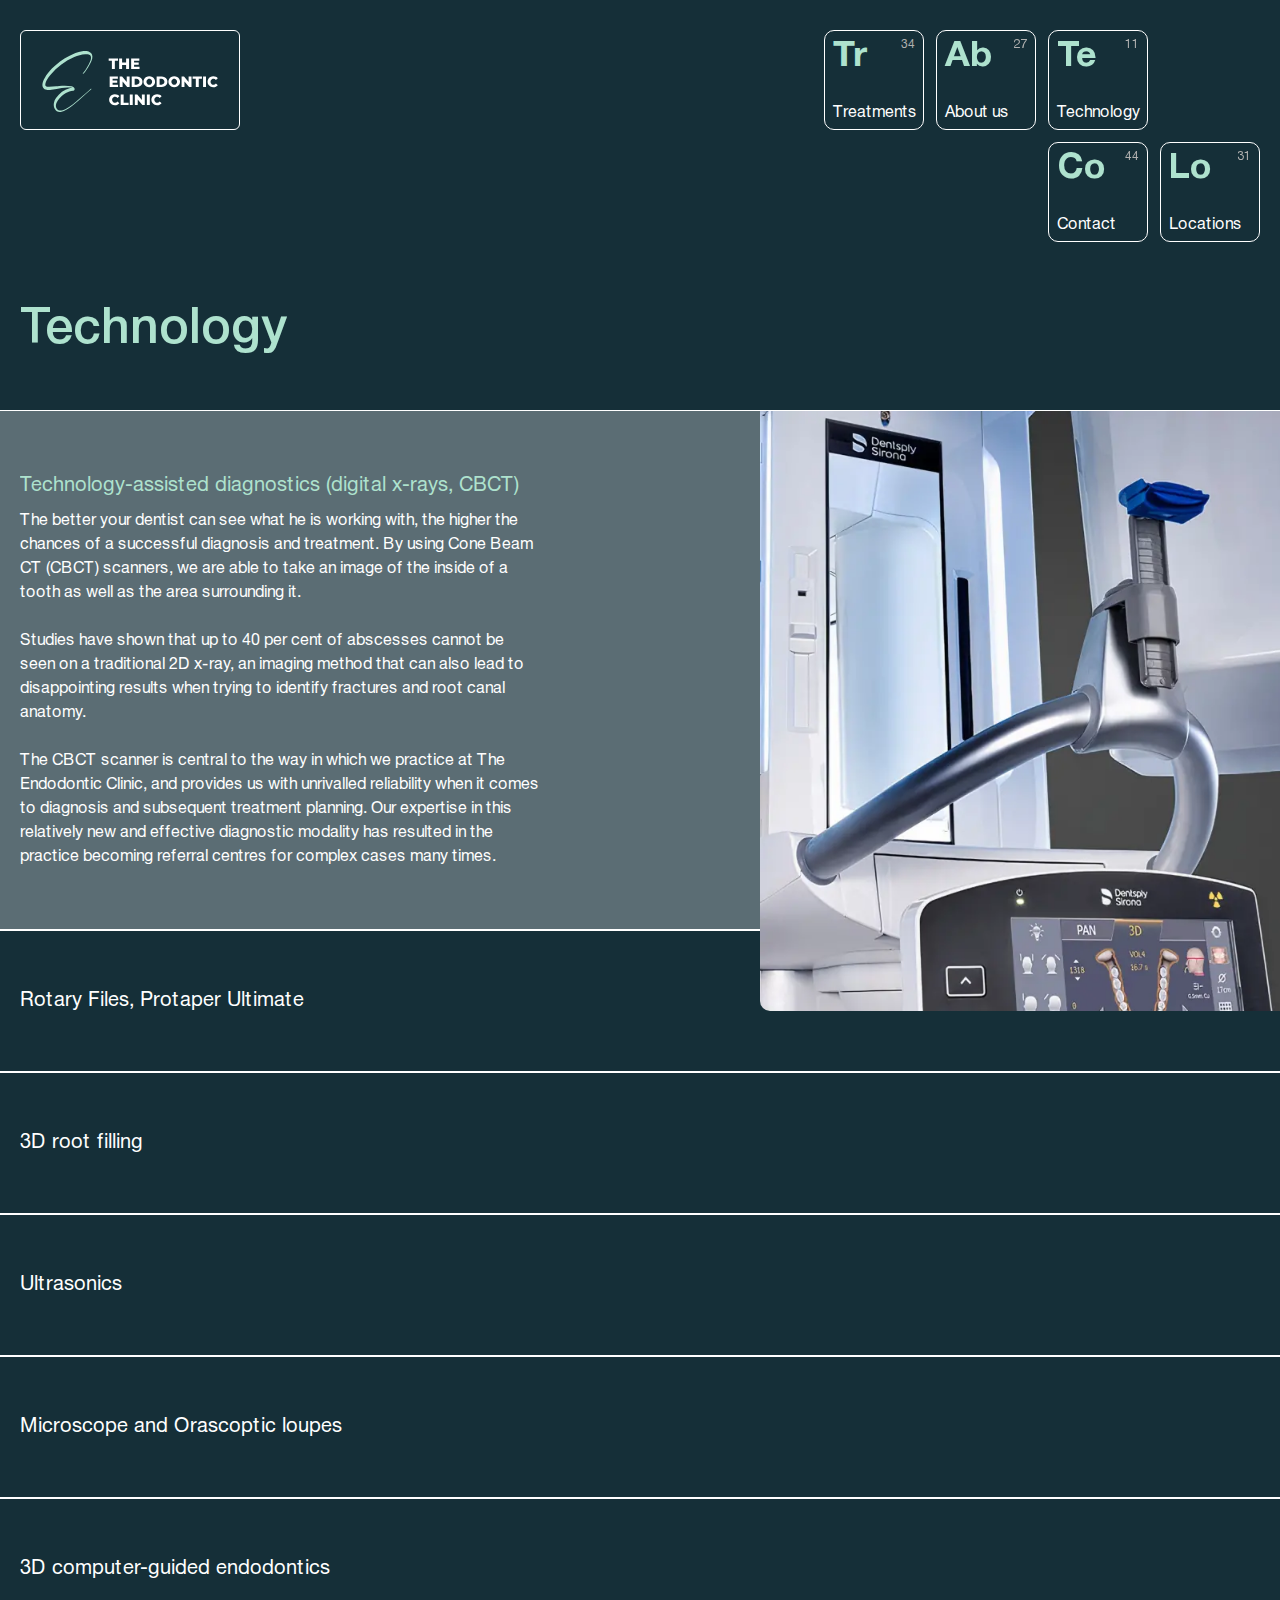
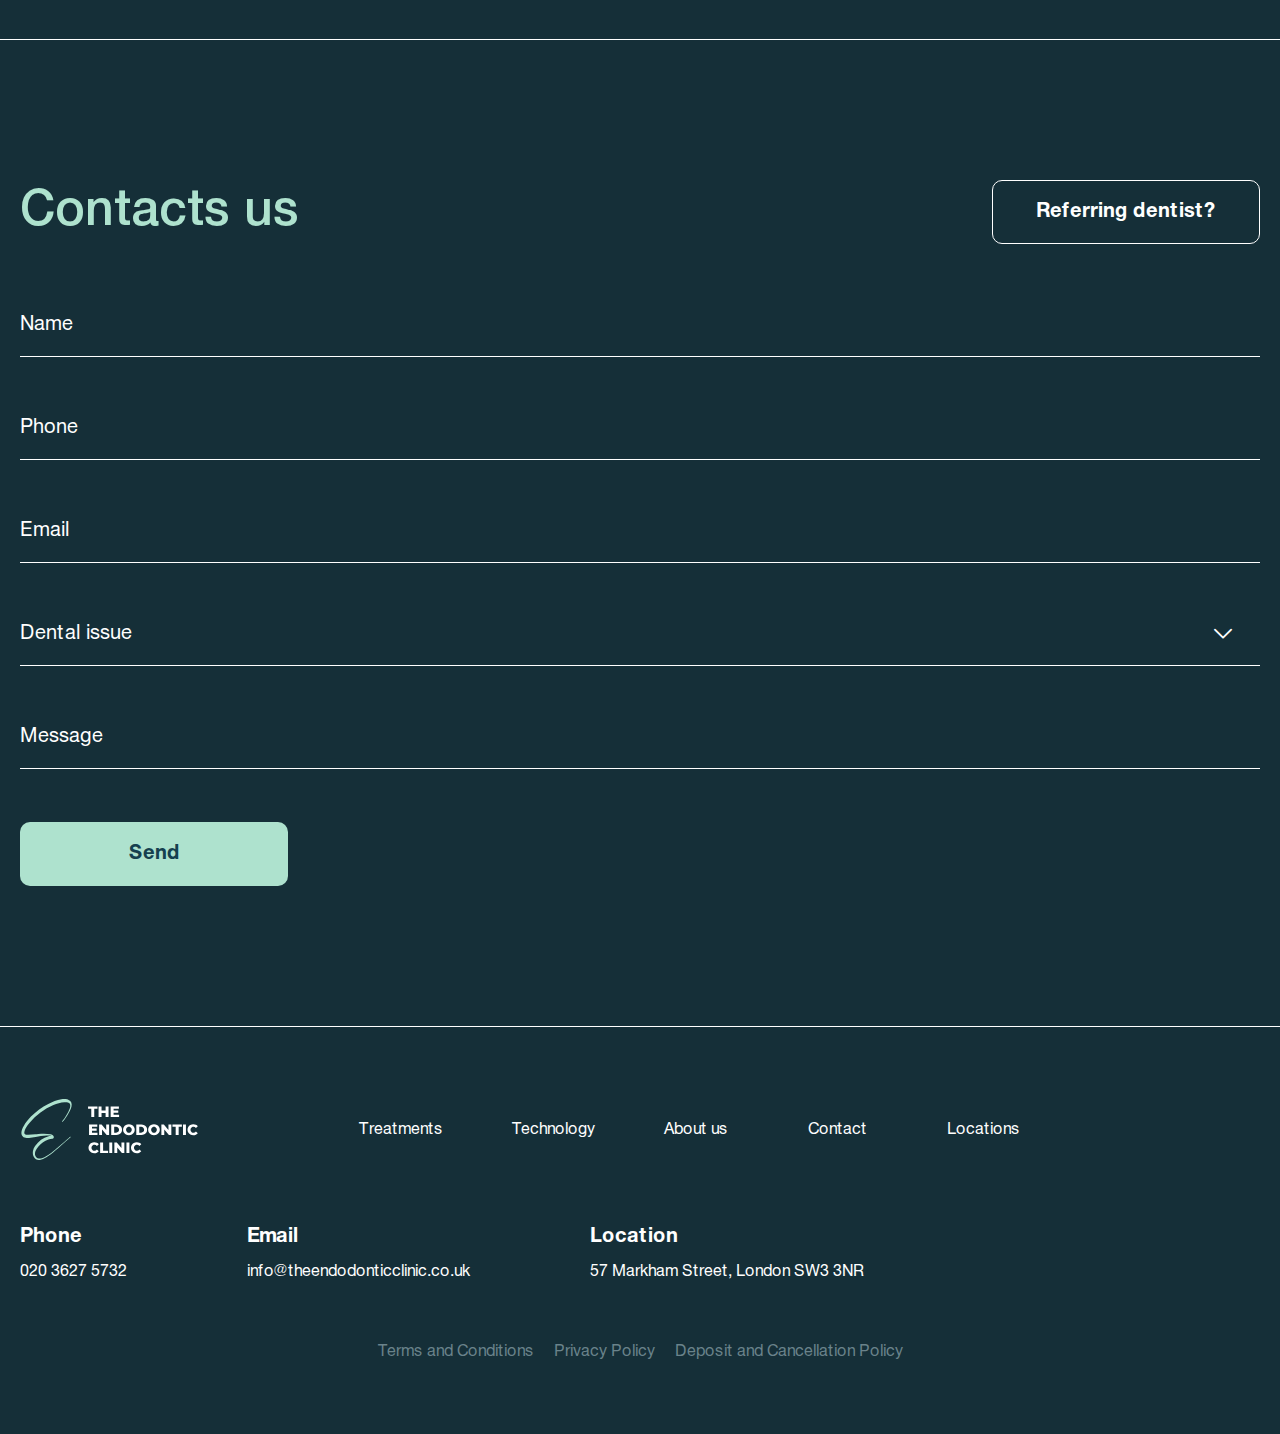
<file: technology.html>
<!DOCTYPE html>
<html lang="en">
  <head>
    <meta charset="UTF-8" />
    <meta http-equiv="X-UA-Compatible" content="IE=edge" />
    <meta name="viewport" content="width=device-width, initial-scale=1.0" />
    <title>Endoclinic - Technology</title>

    <!-- Import Style's -->
    <link rel="stylesheet" href="./css/vendor.min.css" />
    <link rel="stylesheet" href="./css/main.css" />

    <link rel="apple-touch-icon" sizes="76x76" href="img/favicon/apple-touch-icon.png" />
    <link rel="icon" type="image/png" sizes="32x32" href="img/favicon/favicon-32x32.png" />
    <link rel="icon" type="image/png" sizes="16x16" href="img/favicon/favicon-16x16.png" />
    <link rel="manifest" href="img/favicon/site.webmanifest" />
    <meta name="msapplication-TileColor" content="#da532c" />
    <meta name="theme-color" content="#ffffff" />
  </head>

  <body class="technology-page">
    <div class="site-container">
      <!-- Header -->
      <header class="header">
        <div class="container">
          <a href="index.html" class="logo">
            <picture>
              <source srcset="img/logo.svg" type="image/webp" />
              <img src="img/logo.svg" alt="Logo of Endoclinic" />
            </picture>
          </a>
          <nav class="nav">
            <ul class="nav__list menu">
              <li class="nav__item menu-item">
                <a href="treatments.html" class="nav__link">
                  <span class="symbol">Tr</span>
                  <span class="number">34</span>
                  <span class="title">Treatments</span>
                </a>
              </li>
              <li class="nav__item menu-item">
                <a href="about.html" class="nav__link">
                  <span class="symbol">Ab</span>
                  <span class="number">27</span>
                  <span class="title">About us</span>
                </a>
              </li>
              <li class="nav__item menu-item">
                <a href="technology.html" class="nav__link">
                  <span class="symbol">Te</span>
                  <span class="number">11</span>
                  <span class="title">Technology</span>
                </a>
              </li>
              <li class="nav__item menu-item plug">
                <a href="" class="nav__link">
                  <span class="symbol"></span>
                  <span class="number"></span>
                  <span class="title"></span>
                </a>
              </li>
              <li class="nav__item menu-item">
                <a href="#contacts-form" class="nav__link scroll__link">
                  <span class="symbol">Co</span>
                  <span class="number">44</span>
                  <span class="title">Contact</span>
                </a>
              </li>
              <li class="nav__item menu-item">
                <a href="contacts.html" class="nav__link">
                  <span class="symbol">Lo</span>
                  <span class="number">31</span>
                  <span class="title">Locations</span>
                </a>
              </li>
            </ul>
          </nav>
          <button class="burger">
            <span class="burger__wrapper">
              <span class="burger__line"></span>
            </span>
          </button>
          <div class="header-contacts">
            <ul class="header-contacts__list">
              <li class="header-contacts__item">
                <a href="#contacts-form" class="header-contacts__link scroll__link">
                  <i class="icon-email"></i>
                </a>
              </li>
              <li class="header-contacts__item">
                <a href="tel:02036275732" class="header-contacts__link">
                  <i class="icon-phone"></i>
                </a>
              </li>
            </ul>
          </div>
          <div class="header-content">
            <div class="container">
              <ul class="header-content__list">
                <li class="header-content__item">57 Markham Street, London SW3 3NR</li>
                <!-- <li class="header-content__item">Level Zero, Crossrail Pl, London E14 5AR</li> -->
                <li class="header-content__item">Centurion Court, 64 London Road Reading RG1 5AS</li>
                <li class="header-content__item">61 Perrymount Rd, Haywards Heath RH16 1DN</li>
                <li class="header-content__item">21 New Church Road Hove BN3 4AD</li>
              </ul>
              <div class="header-content__footer">
                <a href="tel:02036275732" class="header-content__link">020 3627 5732</a>
                <a href="referring.html" class="btn-secondary"> Referring dentist? </a>
              </div>
            </div>
          </div>
        </div>
      </header>
      <main>
        <!-- Technology -->
        <section class="technology">
          <div class="container">
            <div class="section-header">
              <h1>Technology</h1>
            </div>
          </div>
          <div class="technology__content technology-single">
            <div class="technology__table">
              <div class="technology__wrapper secondary default-open-item" id="technology-assisted-diagnostics">
                <div class="technology-card">
                  <div class="technology-card__image">
                    <picture>
                      <source srcset="img/technology/technology-1.webp" type="image/webp" />
                      <img src="img/technology/technology-1.png" alt="Technology preview" />
                    </picture>
                  </div>
                  <div class="technology-card__content">
                    <div class="technology-card__header">
                      <h3>Technology-assisted diagnostics (digital x-rays, CBCT)</h3>
                    </div>
                    <div class="technology-card__body">
                      <p>
                        The better your dentist can see what he is working with, the higher the chances of a successful diagnosis and treatment. By using Cone Beam CT (CBCT) scanners, we are able to take an image of the inside of a tooth as well as
                        the area surrounding it.
                      </p>
                      <p>Studies have shown that up to 40 per cent of abscesses cannot be seen on a traditional 2D x-ray, an imaging method that can also lead to disappointing results when trying to identify fractures and root canal anatomy.</p>
                      <p>
                        The CBCT scanner is central to the way in which we practice at The Endodontic Clinic, and provides us with unrivalled reliability when it comes to diagnosis and subsequent treatment planning. Our expertise in this relatively
                        new and effective diagnostic modality has resulted in the practice becoming referral centres for complex cases many times.
                      </p>
                    </div>
                  </div>
                </div>
              </div>
              <div class="technology__wrapper secondary" id="rotary-files-protaper-ultimate">
                <div class="technology-card">
                  <div class="technology-card__image">
                    <picture>
                      <source srcset="img/technology/technology-2.webp" type="image/webp" />
                      <img src="img/technology/technology-2.jpg" alt="Technology preview" />
                    </picture>
                  </div>
                  <div class="technology-card__content">
                    <div class="technology-card__header">
                      <h3>Rotary Files, Protaper Ultimate</h3>
                    </div>
                    <div class="technology-card__body">
                      <p>
                        All of the files used by The Endodontic Clinic have been carefully selected for their reliability and high-quality. We only use the best, as this helps us to increase the predictability of treatment results. They give us
                        consistency in the root canal therapy process and control over the different aspects that influence root canal therapy.
                      </p>
                      <p>
                        All of our root canal treatments are performed with Nickel-Titanium file systems that have been metallurgically enhanced through heat treatment technology. For each patient, we select the file system that is best suited to the
                        anatomical dimensions of the tooth, and we have three industry-leading brands to choose from.
                      </p>
                      <p>As every root treatment is unique, part of the planning process involves the endodontic clinician making key decisions about the choice of files well in advance of the procedure.</p>
                    </div>
                  </div>
                </div>
              </div>
              <div class="technology__wrapper secondary" id="3d-root-filling">
                <div class="technology-card">
                  <div class="technology-card__image">
                    <picture>
                      <source srcset="img/technology/technology-3.webp" type="image/webp" />
                      <img src="img/technology/technology-3.png" alt="Technology preview" />
                    </picture>
                  </div>
                  <div class="technology-card__content">
                    <div class="technology-card__header">
                      <h3>3D root filling</h3>
                    </div>
                    <div class="technology-card__body">
                      <p>
                        Root canal treatments are among the most difficult procedures carried out in general dental practice, and we are very lucky to have access to the latest technology to take on the most complex root canal treatment cases.
                        Through the use of the Warm Vertical Condensation technique and the Vertical Hydraulic Condensation technique, we can ensure that the most challenging root canal anatomies are filled without leaving any voids for bacteria to
                        get back into the canals. Once the area is thoroughly cleansed, we can begin sealing the affected area.
                      </p>
                      <p>
                        At The Endodontic Clinic, we have banned conventional Epoxy-resin based sealers which were known to shrink and create tiny spaces between the root fill material and the canal walls. The bioceramic sealers used by The
                        Endodontic Clinic:
                        <span>- Do not shrink – instead they expand by 0.2%</span>
                        <span>- Are highly biocompatible (friendly to the body)</span>
                        <span>- Produce hydroxyapatite (a natural mineral present in dentin and enamel)</span>
                        <span>- Are highly antimicrobial</span>
                        <span>- Create a chemical bond with the tooth and provide a seamless seal</span>
                        
                      </p>
                      <p>The materials we use are designed to last a lifetime: this helps us to greatly reduce the risk of re-infection and the need for retreatments or tooth extractions.</p>
                    </div>
                  </div>
                </div>
              </div>
              <div class="technology__wrapper secondary" id="ultrasonics">
                <div class="technology-card">
                  <div class="technology-card__image">
                    <picture>
                      <source srcset="img/technology/technology-4.webp" type="image/webp" />
                      <img src="img/technology/technology-4.png" alt="Technology preview" />
                    </picture>
                  </div>
                  <div class="technology-card__content">
                    <div class="technology-card__header">
                      <h3>Ultrasonics</h3>
                    </div>
                    <div class="technology-card__body">
                      <p>
                        At The Endodontic Clinic, we use sonic and ultrasonic devices to activate the disinfecting solution which is added to the tooth during root canal therapy. The tips of these highly-specialised devices (which differ considerably
                        from at-home versions) vibrate at speeds of 360,000 oscillations per minute. The result is a three-dimensional movement that triggers cavitation – a process by which bubbles formed from the action of the polyamide tip become
                        unstable, collapse, and cause a vacuum-like ‘implosion.’ This creates a micro cyclone inside the root canal, and thanks to this incredible technological advancement we can now clean canals with much higher levels of accuracy
                        than ever before.
                      </p>
                    </div>
                  </div>
                </div>
              </div>
              <div class="technology__wrapper secondary" id="microscope-and-orascoptic-loupes">
                <div class="technology-card">
                  <div class="technology-card__image">
                    <picture>
                      <source srcset="img/technology/technology-5.webp" type="image/webp" />
                      <img src="img/technology/technology-5.png" alt="Technology preview" />
                    </picture>
                  </div>
                  <div class="technology-card__content">
                    <div class="technology-card__header">
                      <h3>Microscope and Orascoptic loupes</h3>
                    </div>
                    <div class="technology-card__body">
                      <p>
                        It is often said in medicine that if you cannot see it, you cannot treat it. We can find root canals narrower than a human hair with our advanced magnification systems – and that means we can treat them, too. At The Endodontic
                        Clinic, we use both dental loupe and microscope magnification. Orascoptic loupes are the leading source of magnification for endodontic practitioners: the XV1 model that we use has the option of x3, x4 and x5 magnification and
                        its Konica lens provides crystal clear vision that makes it well-suited to root canal treatments, crown preparation and endodontic diagnostics.
                      </p>
                      <p>
                        Our preferred microscope is the extremely sophisticated Carl Zeiss microscope – widely recognised as the finest instrument of its type and very much a key component in the treatments that we undertake at The Endodontic Clinic.
                        The same microscope is also used in micro-vascular and neurosurgery, and without it, complex root canal treatment delivered at the highest levels would not be possible. The intensity of its Xenon light is brighter than looking
                        into the sun. The right combination of loupes and the endodontic microscope gives us the ability to refine the level of precision involved in the ever demanding and technical field of root canal therapy, and deliver
                        world-class results.
                      </p>
                    </div>
                  </div>
                </div>
              </div>
              <div class="technology__wrapper secondary" id="3d-computer-guided-endodontics">
                <div class="technology-card">
                  <div class="technology-card__image">
                    <picture>
                      <source srcset="img/technology/technology-6.webp" type="image/webp" />
                      <img src="img/technology/technology-6.png" alt="Technology preview" />
                    </picture>
                  </div>
                  <div class="technology-card__content">
                    <div class="technology-card__header">
                      <h3>3D computer-guided endodontics</h3>
                    </div>
                    <div class="technology-card__body">
                      <p>
                        Pulp cells – soft tissue comprised of blood vessels, neural fibers and connective tissue in the root of the tooth – continue to create dentin (the fabric of the tooth beneath the exterior enamel) over time. In some cases, this
                        can result in root canals becoming constricted. When this happens, a revolutionary new technique can be used to locate the most inaccessible canals and treat them. Canals that open up in the deepest sections of the root canal
                        system can be located using a computer-guided root canal therapy process which makes it possible to view the overall anatomy of the jaw, teeth, root canal system and surrounding tissues. This helps us to know exactly where the
                        root canals are located before starting treatment.
                      </p>
                      <p>The step-by-step process of root canal therapy using the computer-guided workflow is as follows:</p>
                      <ul>
                        <li>Overall scan of the jaw area: with the help of the most sophisticated CBCT scanner, we are able to generate an accurate three-dimensional image of the jaw area including the exact teeth positions, dental restorations, shape and location of the root canal system, bone quality and quantity, nerve tissues and any sinus cavities.</li>
                        <li>Creation of 3D model: once we have this detailed information, with the help of highly specialised software we are able to create a 3D model of the jaw so we can ‘virtually’ gain access to the root canal system through the optimum pathway.</li>
                        <li>Drilling guide is prepared: The 3D model showing the virtual placement and correct angulation of the drill is then sent to a specialised laboratory to prepare the precise drilling guide using 3D printing. This is then used during the root canal treatment.</li>
                      </ul>
                    </div>
                  </div>
                </div>
              </div>
            </div>
          </div>
        </section>
        <!-- Contacts form -->
        <section id="contacts-form" class="contacts-form" role="form">
          <div class="container">
            <div class="section-header">
              <h2>Contacts us</h2>
              <a href="referring.html" class="btn-secondary"> Referring dentist? </a>
            </div>
            <form action="sendEmail.php" method="POST" class="form" enctype="multipart/form-data">
              <input type="text" name="user_name" class="form__field" placeholder="Name" />
              <input type="tel" name="user_phone" class="form__field" placeholder="Phone" />
              <input type="email" name="user_email" class="form__field" placeholder="Email" />

              <select name="user_issue" id="mounth">
                <option value="hide">Dental issue</option>
                <option value="root canal treatment">Root canal treatment</option>
                <option value="tooth infection">Tooth infection</option>
                <option value="toothache">Toothache</option>
                <option value="lost filling">Lost filling</option>
                <option value="lost crown">Lost crown</option>
                <option value="bleaching">Bleaching</option>
                <option value="broken tooth">Broken tooth</option>
                <option value="other">Other</option>
              </select>
              <textarea name="user_message" rows="1" class="form__field message" placeholder="Message"></textarea>
              <button type="submit" class="btn-primary">Send</button>
            </form>
          </div>
        </section>
      </main>

      <!-- Footer -->
      <footer class="footer">
        <div class="container">
          <div class="footer__row">
            <a href="index.html" class="logo">
              <picture>
                <source srcset="img/logo.svg" type="image/webp" />
                <img src="img/logo.svg" alt="Logo of Endoclinic" />
              </picture>
            </a>
            <ul class="footer__list">
              <li>
                <a href="treatments.html"> Treatments </a>
              </li>
              <li>
                <a href="technology.html"> Technology </a>
              </li>
              <li>
                <a href="about.html"> About us </a>
              </li>
              <li>
                <a href="contacts.html"> Contact </a>
              </li>
              <li>
                <a href="contacts.html"> Locations </a>
              </li>
            </ul>
          </div>
          <ul class="footer__list__bottom">
            <li>
              <h3>Phone</h3>
              <a href="tel:02036275732"> 020 3627 5732 </a>
            </li>
            <li>
              <h3>Email</h3>
              <a href="mailto:info@theendodonticclinic.co.uk"> info@theendodonticclinic.co.uk </a>
            </li>
            <li>
              <h3>Location</h3>
              <p class="footer-location">57 Markham Street, London SW3 3NR</p>
            </li>
          </ul>
          <div class="copyright">
            <a href="terms-and-conditions.html"> Terms and Conditions </a>
            <a href="privacy-policy.html"> Privacy Policy </a>
            <a href="cancellation-policy.html"> Deposit and Cancellation Policy </a>
          </div>
        </div>
      </footer>
    </div>

    <!-- Import Script's -->
    <script src="./js/vendor.min.js"></script>
    <script src="./js/main.js"></script>

    <script>
      $(function () {
        var pgurl = window.location.hash.split("").slice(1).join("");
        console.log(pgurl);
        // console.log(pgurl)
        if (pgurl === "") {
          $(".default-open-item").addClass("js-active");
        }
        $(".technology__wrapper").each(function () {
          if ($(this).attr("id") === pgurl) {
            $(this).addClass("js-active");
            $("html, body").animate(
              {
                scrollTop: $(`#${pgurl}`).offset().top - 180,
              },
              300
            );
          }
        });
      });
    </script>
  </body>
</html>
</file>
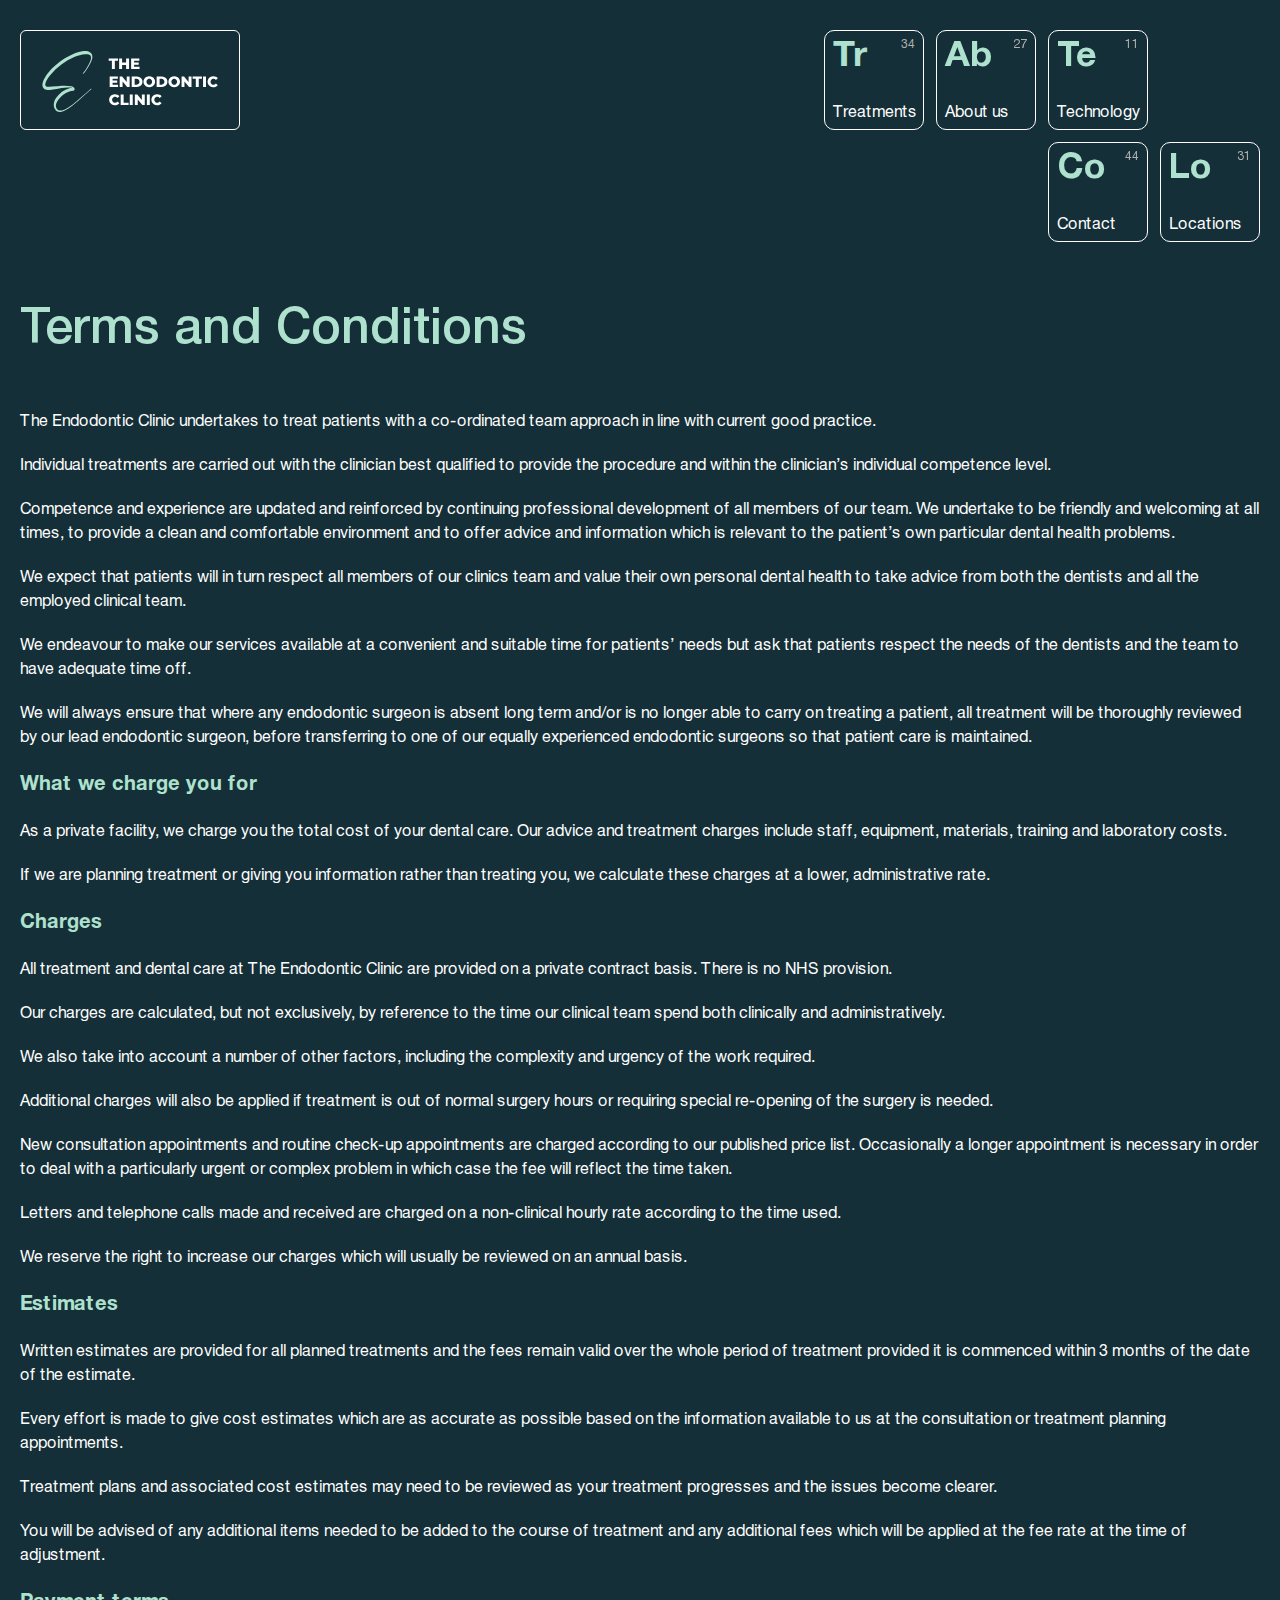
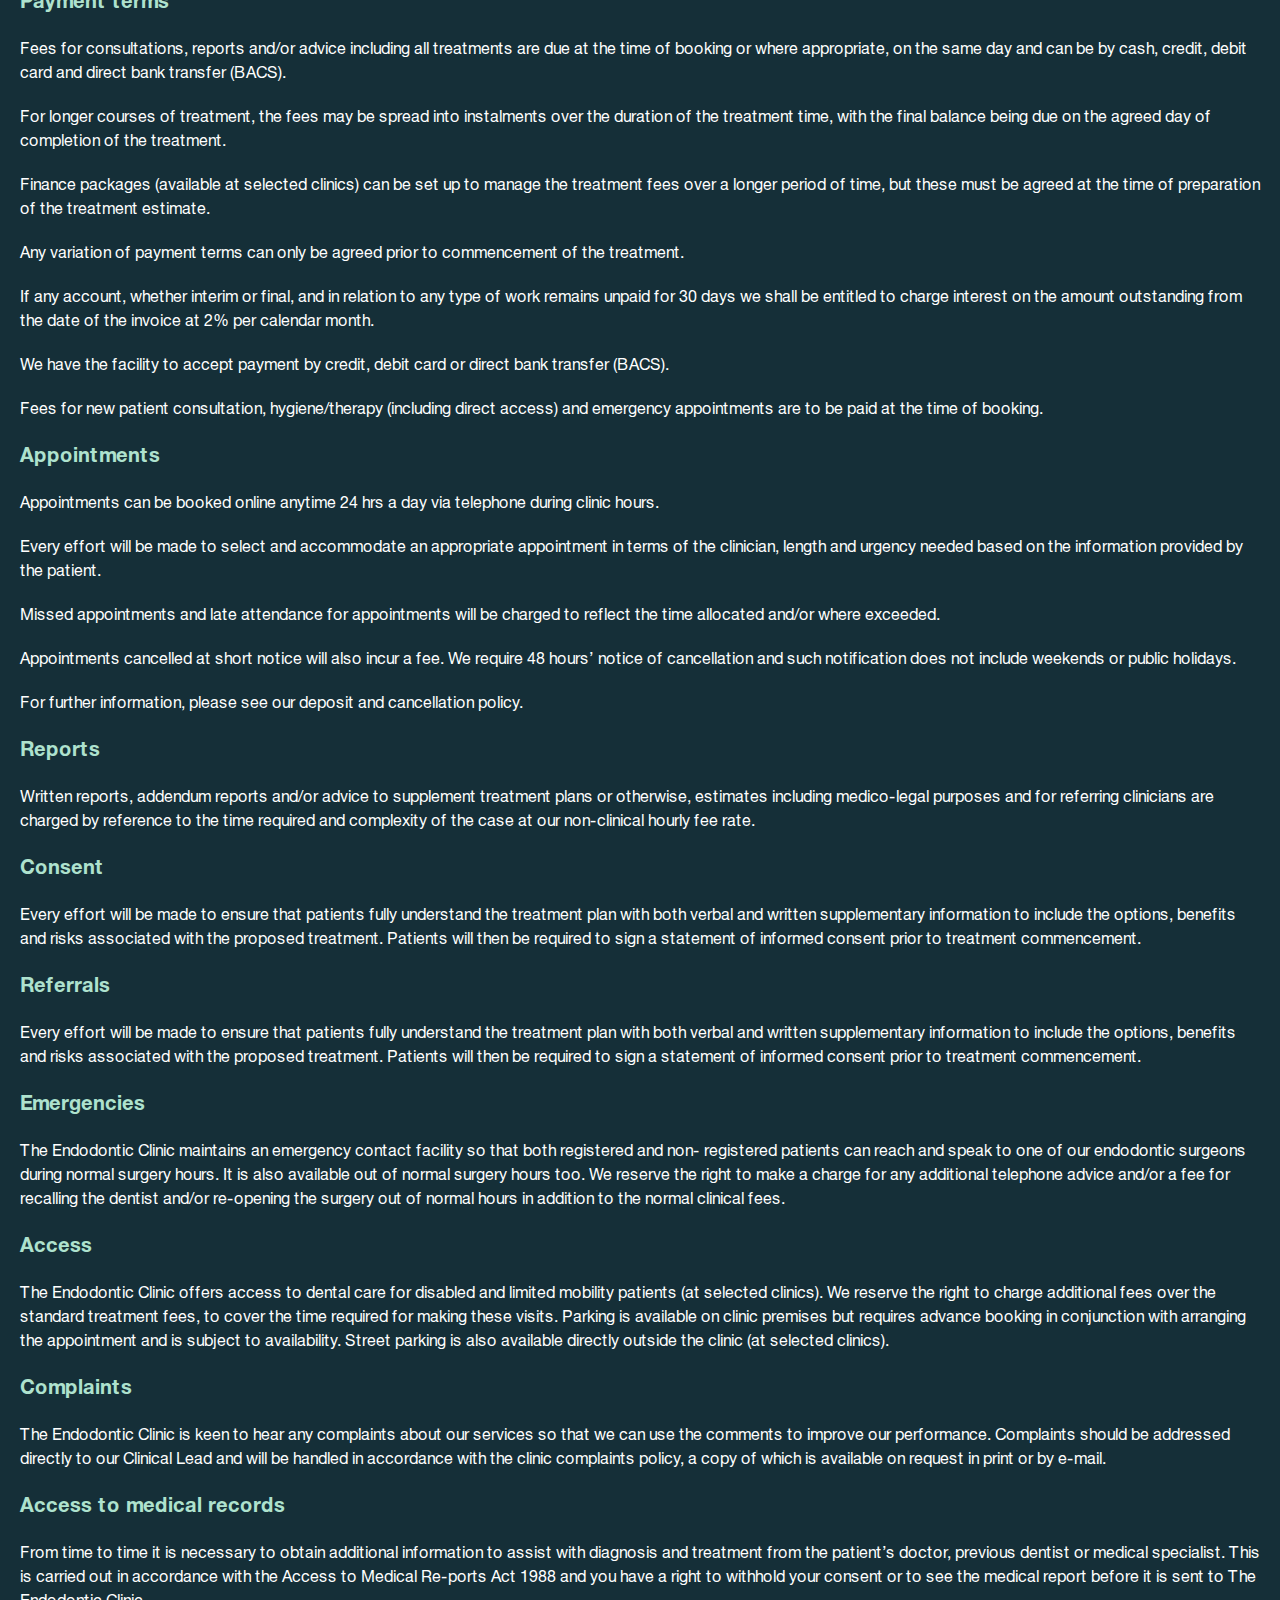
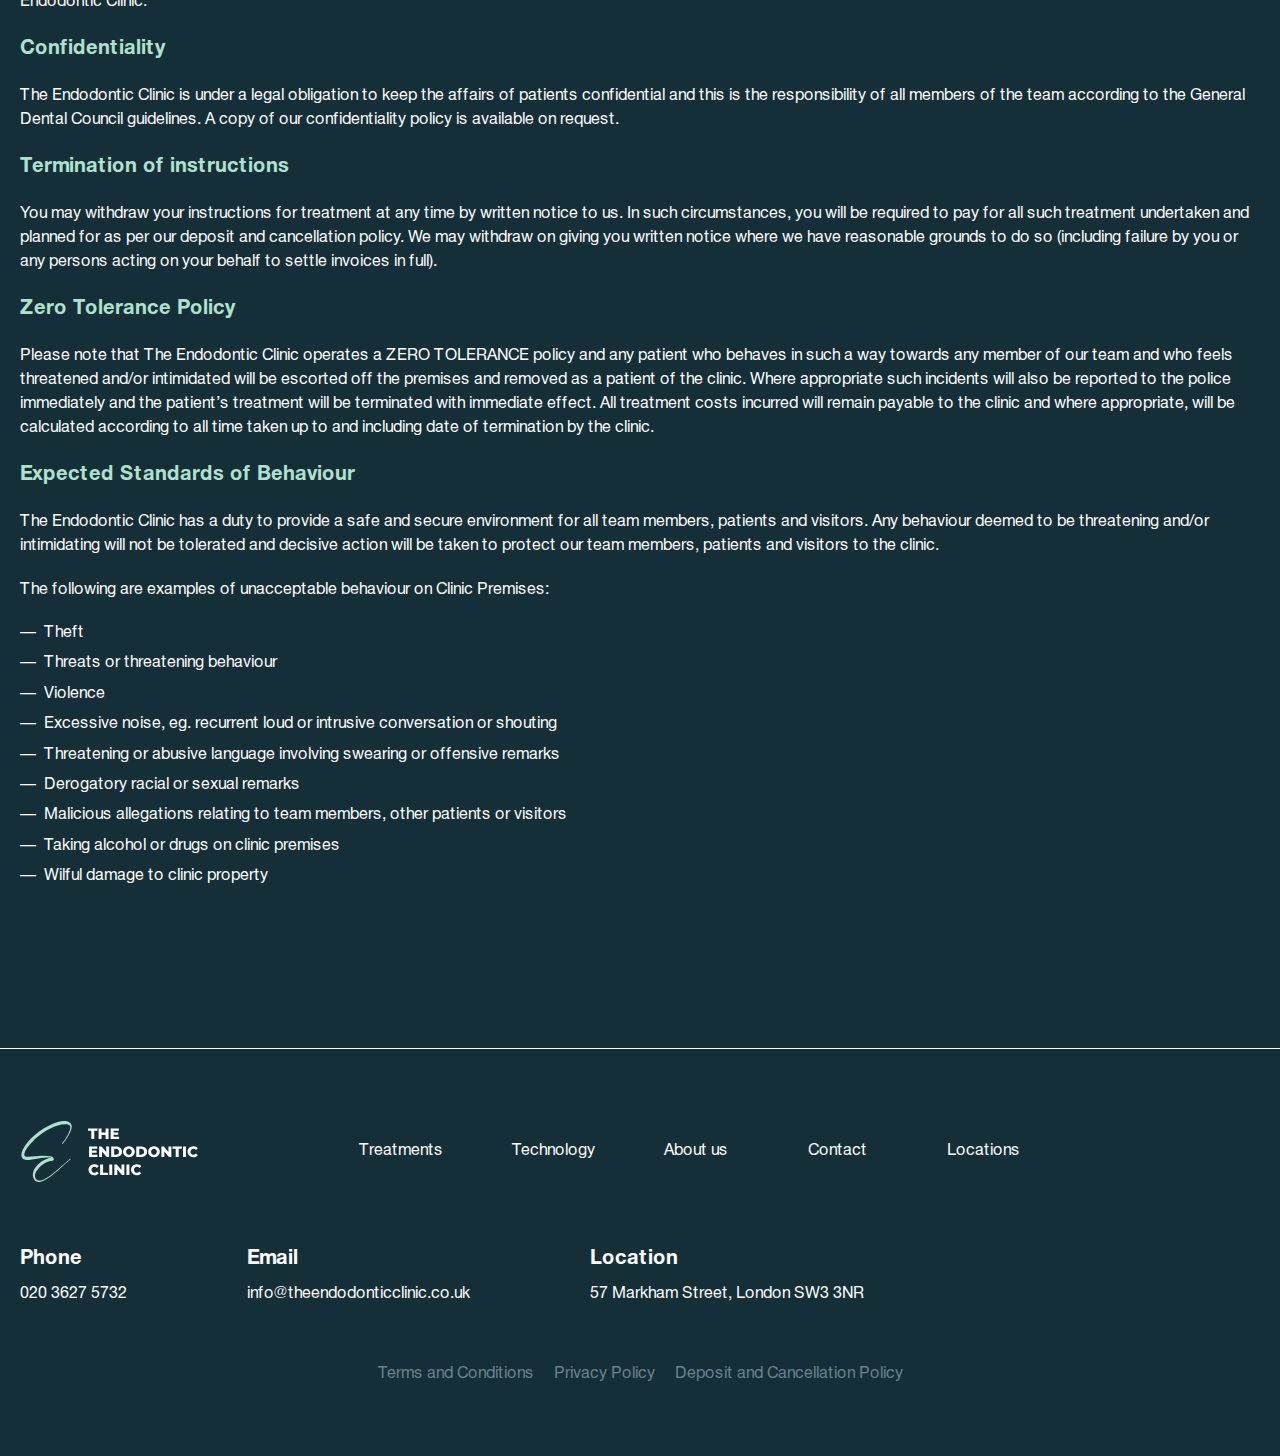
<file: terms-and-conditions.html>
<!DOCTYPE html>
<html lang="en">
  <head>
    <meta charset="UTF-8" />
    <meta http-equiv="X-UA-Compatible" content="IE=edge" />
    <meta name="viewport" content="width=device-width, initial-scale=1.0" />
    <title>Endoclinic - Privacy Policy</title>

    <!-- Import Style's -->
    <link rel="stylesheet" href="./css/vendor.min.css" />
    <link rel="stylesheet" href="./css/main.css" />

    <link rel="apple-touch-icon" sizes="76x76" href="img/favicon/apple-touch-icon.png" />
    <link rel="icon" type="image/png" sizes="32x32" href="img/favicon/favicon-32x32.png" />
    <link rel="icon" type="image/png" sizes="16x16" href="img/favicon/favicon-16x16.png" />
    <link rel="manifest" href="img/favicon/site.webmanifest" />
    <meta name="msapplication-TileColor" content="#da532c" />
    <meta name="theme-color" content="#ffffff" />
  </head>

  <body>
    <div class="site-container">
      <!-- Header -->
      <header class="header">
        <div class="container">
          <a href="index.html" class="logo">
            <picture>
              <source srcset="img/logo.svg" type="image/webp" />
              <img src="img/logo.svg" alt="Logo of Endoclinic" />
            </picture>
          </a>
          <nav class="nav">
            <ul class="nav__list menu">
              <li class="nav__item menu-item">
                <a href="treatments.html" class="nav__link">
                  <span class="symbol">Tr</span>
                  <span class="number">34</span>
                  <span class="title">Treatments</span>
                </a>
              </li>
              <li class="nav__item menu-item">
                <a href="about.html" class="nav__link">
                  <span class="symbol">Ab</span>
                  <span class="number">27</span>
                  <span class="title">About us</span>
                </a>
              </li>
              <li class="nav__item menu-item">
                <a href="technology.html" class="nav__link">
                  <span class="symbol">Te</span>
                  <span class="number">11</span>
                  <span class="title">Technology</span>
                </a>
              </li>
              <li class="nav__item menu-item plug">
                <a href="" class="nav__link">
                  <span class="symbol"></span>
                  <span class="number"></span>
                  <span class="title"></span>
                </a>
              </li>
              <li class="nav__item menu-item">
                <a href="contacts.html" class="nav__link">
                  <span class="symbol">Co</span>
                  <span class="number">44</span>
                  <span class="title">Contact</span>
                </a>
              </li>
              <li class="nav__item menu-item">
                <a href="contacts.html" class="nav__link">
                  <span class="symbol">Lo</span>
                  <span class="number">31</span>
                  <span class="title">Locations</span>
                </a>
              </li>
            </ul>
          </nav>
          <button class="burger">
            <span class="burger__wrapper">
              <span class="burger__line"></span>
            </span>
          </button>
          <div class="header-contacts">
            <ul class="header-contacts__list">
              <li class="header-contacts__item">
                <a href="contacts.html" class="header-contacts__link">
                  <i class="icon-email"></i>
                </a>
              </li>
              <li class="header-contacts__item">
                <a href="tel:02036275732" class="header-contacts__link">
                  <i class="icon-phone"></i>
                </a>
              </li>
            </ul>
          </div>
          <div class="header-content">
            <div class="container">
              <ul class="header-content__list">
                <li class="header-content__item">57 Markham Street, London SW3 3NR</li>
                <!-- <li class="header-content__item">Level Zero, Crossrail Pl, London E14 5AR</li> -->
                <li class="header-content__item">Centurion Court, 64 London Road Reading RG1 5AS</li>
                <li class="header-content__item">61 Perrymount Rd, Haywards Heath RH16 1DN</li>
                <li class="header-content__item">21 New Church Road Hove BN3 4AD</li>
              </ul>
              <div class="header-content__footer">
                <a href="tel:02036275732" class="header-content__link">020 3627 5732</a>
                <a href="referring.html" class="btn-secondary"> Referring dentist? </a>
              </div>
            </div>
          </div>
        </div>
      </header>
      <main>
        <!-- Privacy Policy -->
        <section class="privacy">
          <div class="container entry-content">
            <div class="section-header">
              <h1>Terms and Conditions</h1>
            </div>
            <p>The Endodontic Clinic undertakes to treat patients with a co-ordinated team approach in line with current good practice.</p>
            <p>Individual treatments are carried out with the clinician best qualified to provide the procedure and within the clinician’s individual competence level.</p>
            <p>
              Competence and experience are updated and reinforced by continuing professional development of all members of our team. We undertake to be friendly and welcoming at all times, to provide a clean and comfortable environment and to offer
              advice and information which is relevant to the patient’s own particular dental health problems.
            </p>
            <p>We expect that patients will in turn respect all members of our clinics team and value their own personal dental health to take advice from both the dentists and all the employed clinical team.</p>
            <p>We endeavour to make our services available at a convenient and suitable time for patients’ needs but ask that patients respect the needs of the dentists and the team to have adequate time off.</p>
            <p>
              We will always ensure that where any endodontic surgeon is absent long term and/or is no longer able to carry on treating a patient, all treatment will be thoroughly reviewed by our lead endodontic surgeon, before transferring to one of
              our equally experienced endodontic surgeons so that patient care is maintained.
            </p>
            <h3>What we charge you for</h3>
            <p>As a private facility, we charge you the total cost of your dental care. Our advice and treatment charges include staff, equipment, materials, training and laboratory costs.</p>
            <p>If we are planning treatment or giving you information rather than treating you, we calculate these charges at a lower, administrative rate.</p>
            <h3>Charges</h3>
            <p>All treatment and dental care at The Endodontic Clinic are provided on a private contract basis. There is no NHS provision.</p>
            <p>Our charges are calculated, but not exclusively, by reference to the time our clinical team spend both clinically and administratively.</p>
            <p>We also take into account a number of other factors, including the complexity and urgency of the work required.</p>
            <p>Additional charges will also be applied if treatment is out of normal surgery hours or requiring special re-opening of the surgery is needed.</p>
            <p>
              New consultation appointments and routine check-up appointments are charged according to our published price list. Occasionally a longer appointment is necessary in order to deal with a particularly urgent or complex problem in which
              case the fee will reflect the time taken.
            </p>
            <p>Letters and telephone calls made and received are charged on a non-clinical hourly rate according to the time used.</p>
            <p>We reserve the right to increase our charges which will usually be reviewed on an annual basis.</p>
            <h3>Estimates</h3>
            <p>Written estimates are provided for all planned treatments and the fees remain valid over the whole period of treatment provided it is commenced within 3 months of the date of the estimate.</p>
            <p>Every effort is made to give cost estimates which are as accurate as possible based on the information available to us at the consultation or treatment planning appointments.</p>
            <p>Treatment plans and associated cost estimates may need to be reviewed as your treatment progresses and the issues become clearer.</p>
            <p>You will be advised of any additional items needed to be added to the course of treatment and any additional fees which will be applied at the fee rate at the time of adjustment.</p>
            <h3>Payment terms</h3>
            <p>Fees for consultations, reports and/or advice including all treatments are due at the time of booking or where appropriate, on the same day and can be by cash, credit, debit card and direct bank transfer (BACS).</p>
            <p>For longer courses of treatment, the fees may be spread into instalments over the duration of the treatment time, with the final balance being due on the agreed day of completion of the treatment.</p>
            <p>Finance packages (available at selected clinics) can be set up to manage the treatment fees over a longer period of time, but these must be agreed at the time of preparation of the treatment estimate.</p>
            <p>Any variation of payment terms can only be agreed prior to commencement of the treatment.</p>
            <p>If any account, whether interim or final, and in relation to any type of work remains unpaid for 30 days we shall be entitled to charge interest on the amount outstanding from the date of the invoice at 2% per calendar month.</p>
            <p>We have the facility to accept payment by credit, debit card or direct bank transfer (BACS).</p>
            <p>Fees for new patient consultation, hygiene/therapy (including direct access) and emergency appointments are to be paid at the time of booking.</p>
            <h3>Appointments</h3>
            <p>Appointments can be booked online anytime 24 hrs a day via telephone during clinic hours.</p>
            <p>Every effort will be made to select and accommodate an appropriate appointment in terms of the clinician, length and urgency needed based on the information provided by the patient.</p>
            <p>Missed appointments and late attendance for appointments will be charged to reflect the time allocated and/or where exceeded.</p>
            <p>Appointments cancelled at short notice will also incur a fee. We require 48 hours’ notice of cancellation and such notification does not include weekends or public holidays.</p>
            <p>For further information, please see our deposit and cancellation policy.</p>
            <h3>Reports</h3>
            <p>
              Written reports, addendum reports and/or advice to supplement treatment plans or otherwise, estimates including medico-legal purposes and for referring clinicians are charged by reference to the time required and complexity of the case
              at our non-clinical hourly fee rate.
            </p>
            <h3>Consent</h3>
            <p>
              Every effort will be made to ensure that patients fully understand the treatment plan with both verbal and written supplementary information to include the options, benefits and risks associated with the proposed treatment. Patients
              will then be required to sign a statement of informed consent prior to treatment commencement.
            </p>
            <h3>Referrals</h3>
            <p>
              Every effort will be made to ensure that patients fully understand the treatment plan with both verbal and written supplementary information to include the options, benefits and risks associated with the proposed treatment. Patients
              will then be required to sign a statement of informed consent prior to treatment commencement.
            </p>
            <h3>Emergencies</h3>
            <p>
              The Endodontic Clinic maintains an emergency contact facility so that both registered and non- registered patients can reach and speak to one of our endodontic surgeons during normal surgery hours. It is also available out of normal
              surgery hours too. We reserve the right to make a charge for any additional telephone advice and/or a fee for recalling the dentist and/or re-opening the surgery out of normal hours in addition to the normal clinical fees.
            </p>
            <h3>Access</h3>
            <p>
              The Endodontic Clinic offers access to dental care for disabled and limited mobility patients (at selected clinics). We reserve the right to charge additional fees over the standard treatment fees, to cover the time required for making
              these visits. Parking is available on clinic premises but requires advance booking in conjunction with arranging the appointment and is subject to availability. Street parking is also available directly outside the clinic (at selected
              clinics).
            </p>
            <h3>Complaints</h3>
            <p>
              The Endodontic Clinic is keen to hear any complaints about our services so that we can use the comments to improve our performance. Complaints should be addressed directly to our Clinical Lead and will be handled in accordance with the
              clinic complaints policy, a copy of which is available on request in print or by e-mail.
            </p>
            <h3>Access to medical records</h3>
            <p>
              From time to time it is necessary to obtain additional information to assist with diagnosis and treatment from the patient’s doctor, previous dentist or medical specialist. This is carried out in accordance with the Access to Medical
              Re-ports Act 1988 and you have a right to withhold your consent or to see the medical report before it is sent to The Endodontic Clinic.
            </p>
            <h3>Confidentiality</h3>
            <p>
              The Endodontic Clinic is under a legal obligation to keep the affairs of patients confidential and this is the responsibility of all members of the team according to the General Dental Council guidelines. A copy of our confidentiality
              policy is available on request.
            </p>
            <h3>Termination of instructions</h3>
            <p>
              You may withdraw your instructions for treatment at any time by written notice to us. In such circumstances, you will be required to pay for all such treatment undertaken and planned for as per our deposit and cancellation policy. We
              may withdraw on giving you written notice where we have reasonable grounds to do so (including failure by you or any persons acting on your behalf to settle invoices in full).
            </p>
            <h3>Zero Tolerance Policy</h3>
            <p>
              Please note that The Endodontic Clinic operates a ZERO TOLERANCE policy and any patient who behaves in such a way towards any member of our team and who feels threatened and/or intimidated will be escorted off the premises and removed
              as a patient of the clinic. Where appropriate such incidents will also be reported to the police immediately and the patient’s treatment will be terminated with immediate effect. All treatment costs incurred will remain payable to the
              clinic and where appropriate, will be calculated according to all time taken up to and including date of termination by the clinic.
            </p>
            <h3>Expected Standards of Behaviour</h3>
            <p>
              The Endodontic Clinic has a duty to provide a safe and secure environment for all team members, patients and visitors. Any behaviour deemed to be threatening and/or intimidating will not be tolerated and decisive action will be taken to
              protect our team members, patients and visitors to the clinic.
            </p>
            <p>The following are examples of unacceptable behaviour on Clinic Premises:</p>
            <ul class="list-dashed">
              <li>Theft</li>
              <li>Threats or threatening behaviour</li>
              <li>Violence</li>
              <li>Excessive noise, eg. recurrent loud or intrusive conversation or shouting</li>
              <li>Threatening or abusive language involving swearing or offensive remarks</li>
              <li>Derogatory racial or sexual remarks</li>
              <li>Malicious allegations relating to team members, other patients or visitors</li>
              <li>Taking alcohol or drugs on clinic premises</li>
              <li>Wilful damage to clinic property</li>
            </ul>
        </section>
      </main>

      <!-- Footer -->
      <footer class="footer">
        <div class="container">
          <div class="footer__row">
            <a href="index.html" class="logo">
              <picture>
                <source srcset="img/logo.svg" type="image/webp" />
                <img src="img/logo.svg" alt="Logo of Endoclinic" />
              </picture>
            </a>
            <ul class="footer__list">
              <li>
                <a href="treatments.html"> Treatments </a>
              </li>
              <li>
                <a href="technology.html"> Technology </a>
              </li>
              <li>
                <a href="about.html"> About us </a>
              </li>
              <li>
                <a href="contacts.html"> Contact </a>
              </li>
              <li>
                <a href="contacts.html"> Locations </a>
              </li>
            </ul>
          </div>
          <ul class="footer__list__bottom">
            <li>
              <h3>Phone</h3>
              <a href="tel:02036275732"> 020 3627 5732 </a>
            </li>
            <li>
              <h3>Email</h3>
              <a href="mailto:info@theendodonticclinic.co.uk"> info@theendodonticclinic.co.uk </a>
            </li>
            <li>
              <h3>Location</h3>
              <p class="footer-location">57 Markham Street, London SW3 3NR</p>
            </li>
          </ul>
          <div class="copyright">
            <a href="terms-and-conditions.html"> Terms and Conditions </a>
            <a href="privacy-policy.html"> Privacy Policy </a>
            <a href="cancellation-policy.html"> Deposit and Cancellation Policy </a>
          </div>
        </div>
      </footer>
    </div>

    <!-- Import Script's -->

    <script src="./js/vendor.min.js"></script>
    <script src="./js/main.js"></script>
  </body>
</html>
</file>
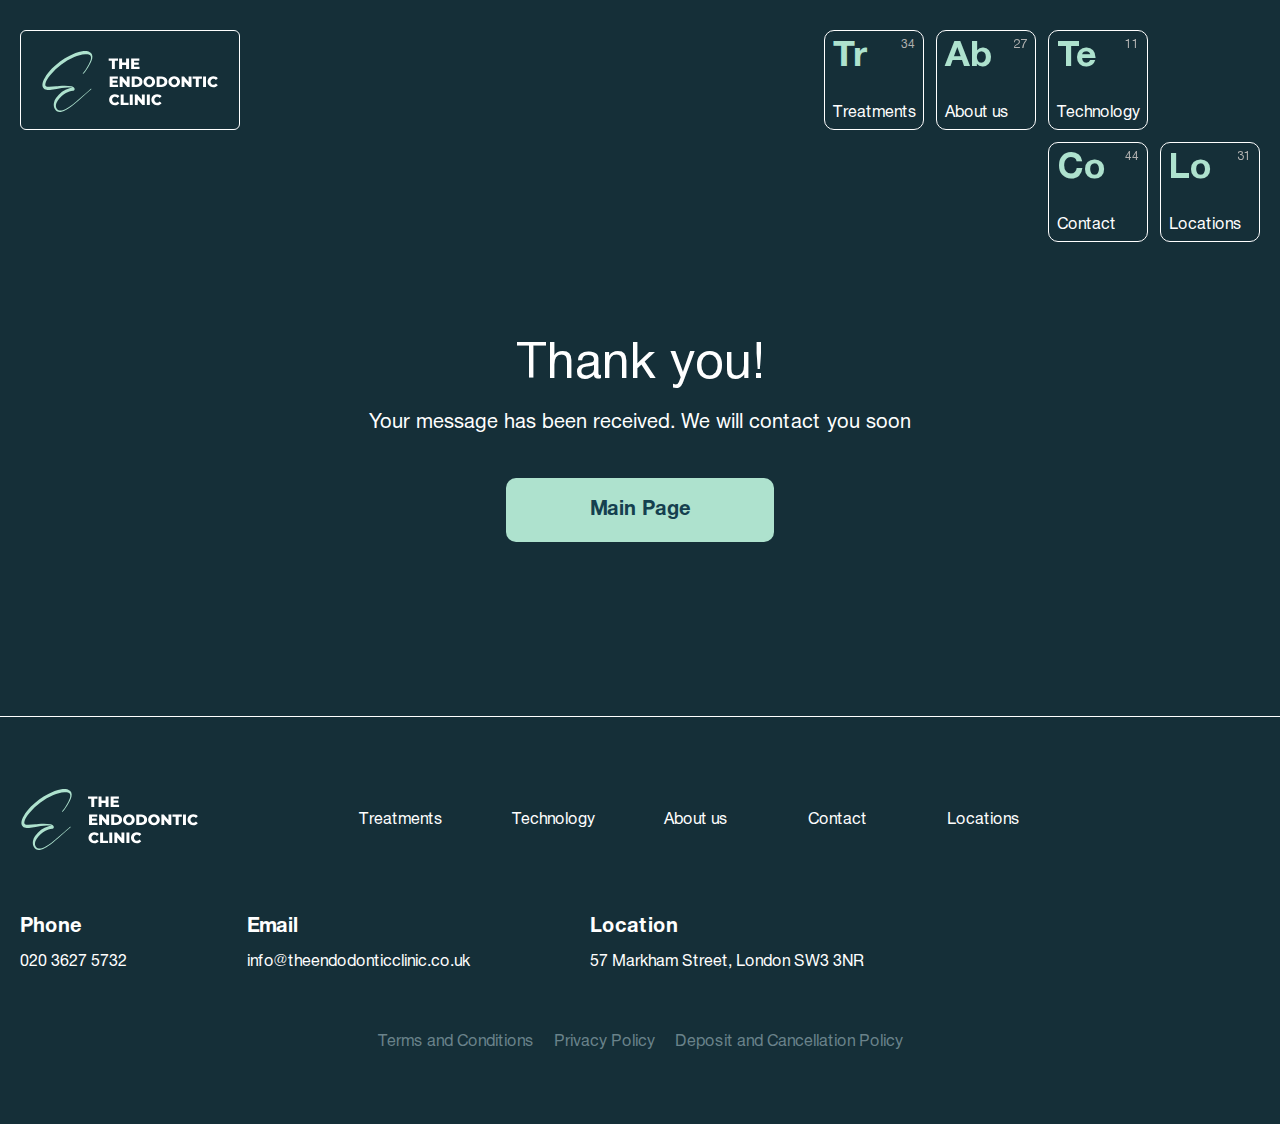
<file: thanks.html>
<!DOCTYPE html>
<html lang="en">
  <head>
    <meta charset="UTF-8" />
    <meta http-equiv="X-UA-Compatible" content="IE=edge" />
    <meta name="viewport" content="width=device-width, initial-scale=1.0" />
    <title>Endoclinic</title>

    <!-- Import Style's -->
    <link rel="stylesheet" href="./css/vendor.min.css" />
    <link rel="stylesheet" href="./css/main.css" />

    <link rel="apple-touch-icon" sizes="76x76" href="img/favicon/apple-touch-icon.png" />
    <link rel="icon" type="image/png" sizes="32x32" href="img/favicon/favicon-32x32.png" />
    <link rel="icon" type="image/png" sizes="16x16" href="img/favicon/favicon-16x16.png" />
    <link rel="manifest" href="img/favicon/site.webmanifest" />
    <meta name="msapplication-TileColor" content="#da532c" />
    <meta name="theme-color" content="#ffffff" />
  </head>

  <body>
    <div class="site-container">
      <!-- Header -->
      <header class="header">
        <div class="container">
          <a href="index.html" class="logo">
            <picture>
              <source srcset="img/logo.svg" type="image/webp" />
              <img src="img/logo.svg" alt="Logo of Endoclinic" />
            </picture>
          </a>
          <nav class="nav">
            <ul class="nav__list menu">
              <li class="nav__item menu-item">
                <a href="treatments.html" class="nav__link">
                  <span class="symbol">Tr</span>
                  <span class="number">34</span>
                  <span class="title">Treatments</span>
                </a>
              </li>
              <li class="nav__item menu-item">
                <a href="about.html" class="nav__link">
                  <span class="symbol">Ab</span>
                  <span class="number">27</span>
                  <span class="title">About us</span>
                </a>
              </li>
              <li class="nav__item menu-item">
                <a href="technology.html" class="nav__link">
                  <span class="symbol">Te</span>
                  <span class="number">11</span>
                  <span class="title">Technology</span>
                </a>
              </li>
              <li class="nav__item menu-item plug">
                <a href="" class="nav__link">
                  <span class="symbol"></span>
                  <span class="number"></span>
                  <span class="title"></span>
                </a>
              </li>
              <li class="nav__item menu-item">
                <a href="contacts.html" class="nav__link">
                  <span class="symbol">Co</span>
                  <span class="number">44</span>
                  <span class="title">Contact</span>
                </a>
              </li>
              <li class="nav__item menu-item">
                <a href="contacts.html" class="nav__link">
                  <span class="symbol">Lo</span>
                  <span class="number">31</span>
                  <span class="title">Locations</span>
                </a>
              </li>
            </ul>
          </nav>
          <button class="burger">
            <span class="burger__wrapper">
              <span class="burger__line"></span>
            </span>
          </button>
          <div class="header-contacts">
            <ul class="header-contacts__list">
              <li class="header-contacts__item">
                <a href="contacts.html" class="header-contacts__link">
                  <i class="icon-email"></i>
                </a>
              </li>
              <li class="header-contacts__item">
                <a href="tel:02036275732" class="header-contacts__link">
                  <i class="icon-phone"></i>
                </a>
              </li>
            </ul>
          </div>
          <div class="header-content">
            <div class="container">
              <ul class="header-content__list">
                <li class="header-content__item">57 Markham Street, London SW3 3NR</li>
                <!-- <li class="header-content__item">Level Zero, Crossrail Pl, London E14 5AR</li> -->
                <li class="header-content__item">Centurion Court, 64 London Road Reading RG1 5AS</li>
                <li class="header-content__item">61 Perrymount Rd, Haywards Heath RH16 1DN</li>
                <li class="header-content__item">21 New Church Road Hove BN3 4AD</li>
              </ul>
              <div class="header-content__footer">
                <a href="tel:02036275732" class="header-content__link">020 3627 5732</a>
                <a href="referring.html" class="btn-secondary"> Referring dentist? </a>
              </div>
            </div>
          </div>
        </div>
      </header>

      <main>
        <!-- Thanks -->
        <section class="thanks">
          <div class="container">
            <h1>Thank you!</h1>
            <p>Your message has been received. We will contact you soon</p>
            <a href="/" class="btn-primary"> Main Page </a>
          </div>
        </section>
      </main>

      <!-- Footer -->
      <footer class="footer">
        <div class="container">
          <div class="footer__row">
            <a href="index.html" class="logo">
              <picture>
                <source srcset="img/logo.svg" type="image/webp" />
                <img src="img/logo.svg" alt="Logo of Endoclinic" />
              </picture>
            </a>
            <ul class="footer__list">
              <li>
                <a href="treatments.html"> Treatments </a>
              </li>
              <li>
                <a href="technology.html"> Technology </a>
              </li>
              <li>
                <a href="about.html"> About us </a>
              </li>
              <li>
                <a href="contacts.html"> Contact </a>
              </li>
              <li>
                <a href="contacts.html"> Locations </a>
              </li>
            </ul>
          </div>
          <ul class="footer__list__bottom">
            <li>
              <h3>Phone</h3>
              <a href="tel:02036275732"> 020 3627 5732 </a>
            </li>
            <li>
              <h3>Email</h3>
              <a href="mailto:info@theendodonticclinic.co.uk"> info@theendodonticclinic.co.uk </a>
            </li>
            <li>
              <h3>Location</h3>
              <p class="footer-location">57 Markham Street, London SW3 3NR</p>
            </li>
          </ul>
          <div class="copyright">
            <a href="terms-and-conditions.html"> Terms and Conditions </a>
            <a href="privacy-policy.html"> Privacy Policy </a>
            <a href="cancellation-policy.html"> Deposit and Cancellation Policy </a>
          </div>
        </div>
      </footer>
    </div>

    <!-- Import Script's -->

    <script src="./js/vendor.min.js"></script>
    <script src="./js/main.js"></script>
  </body>
</html>
</file>
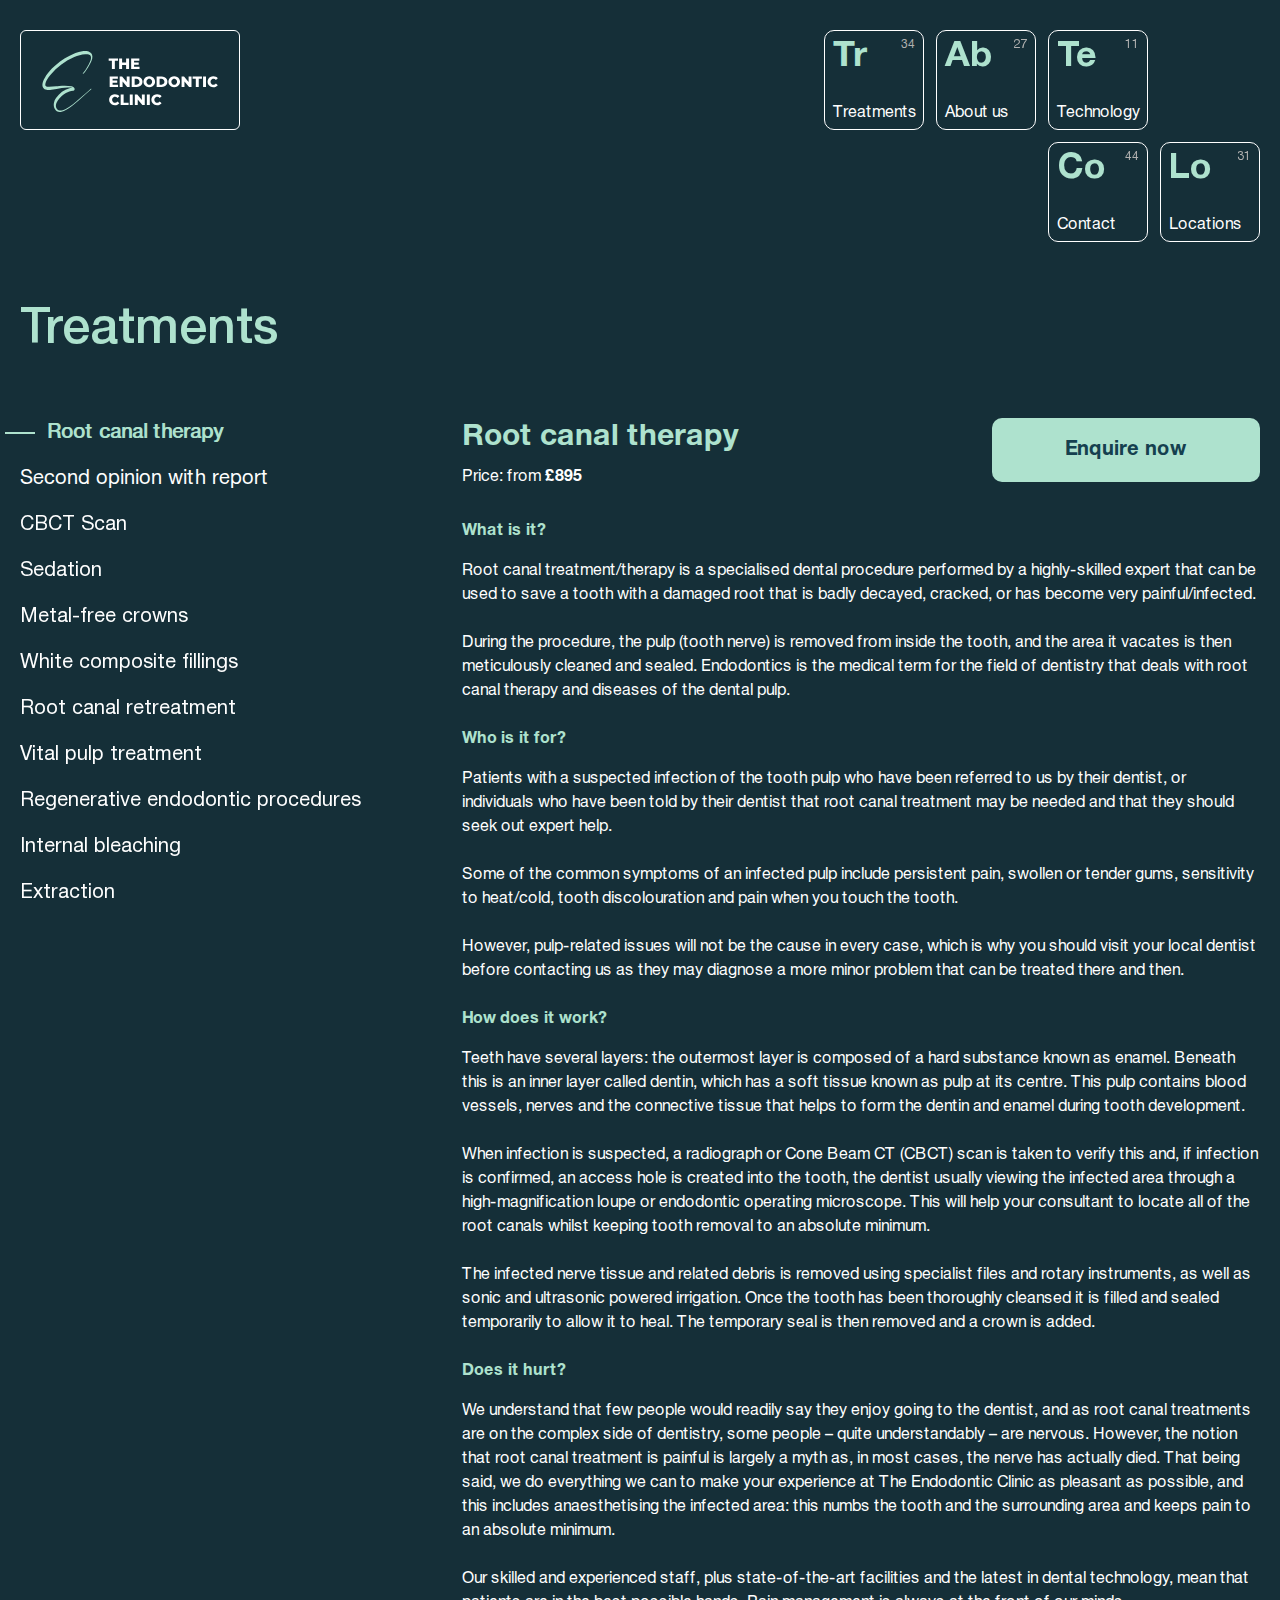
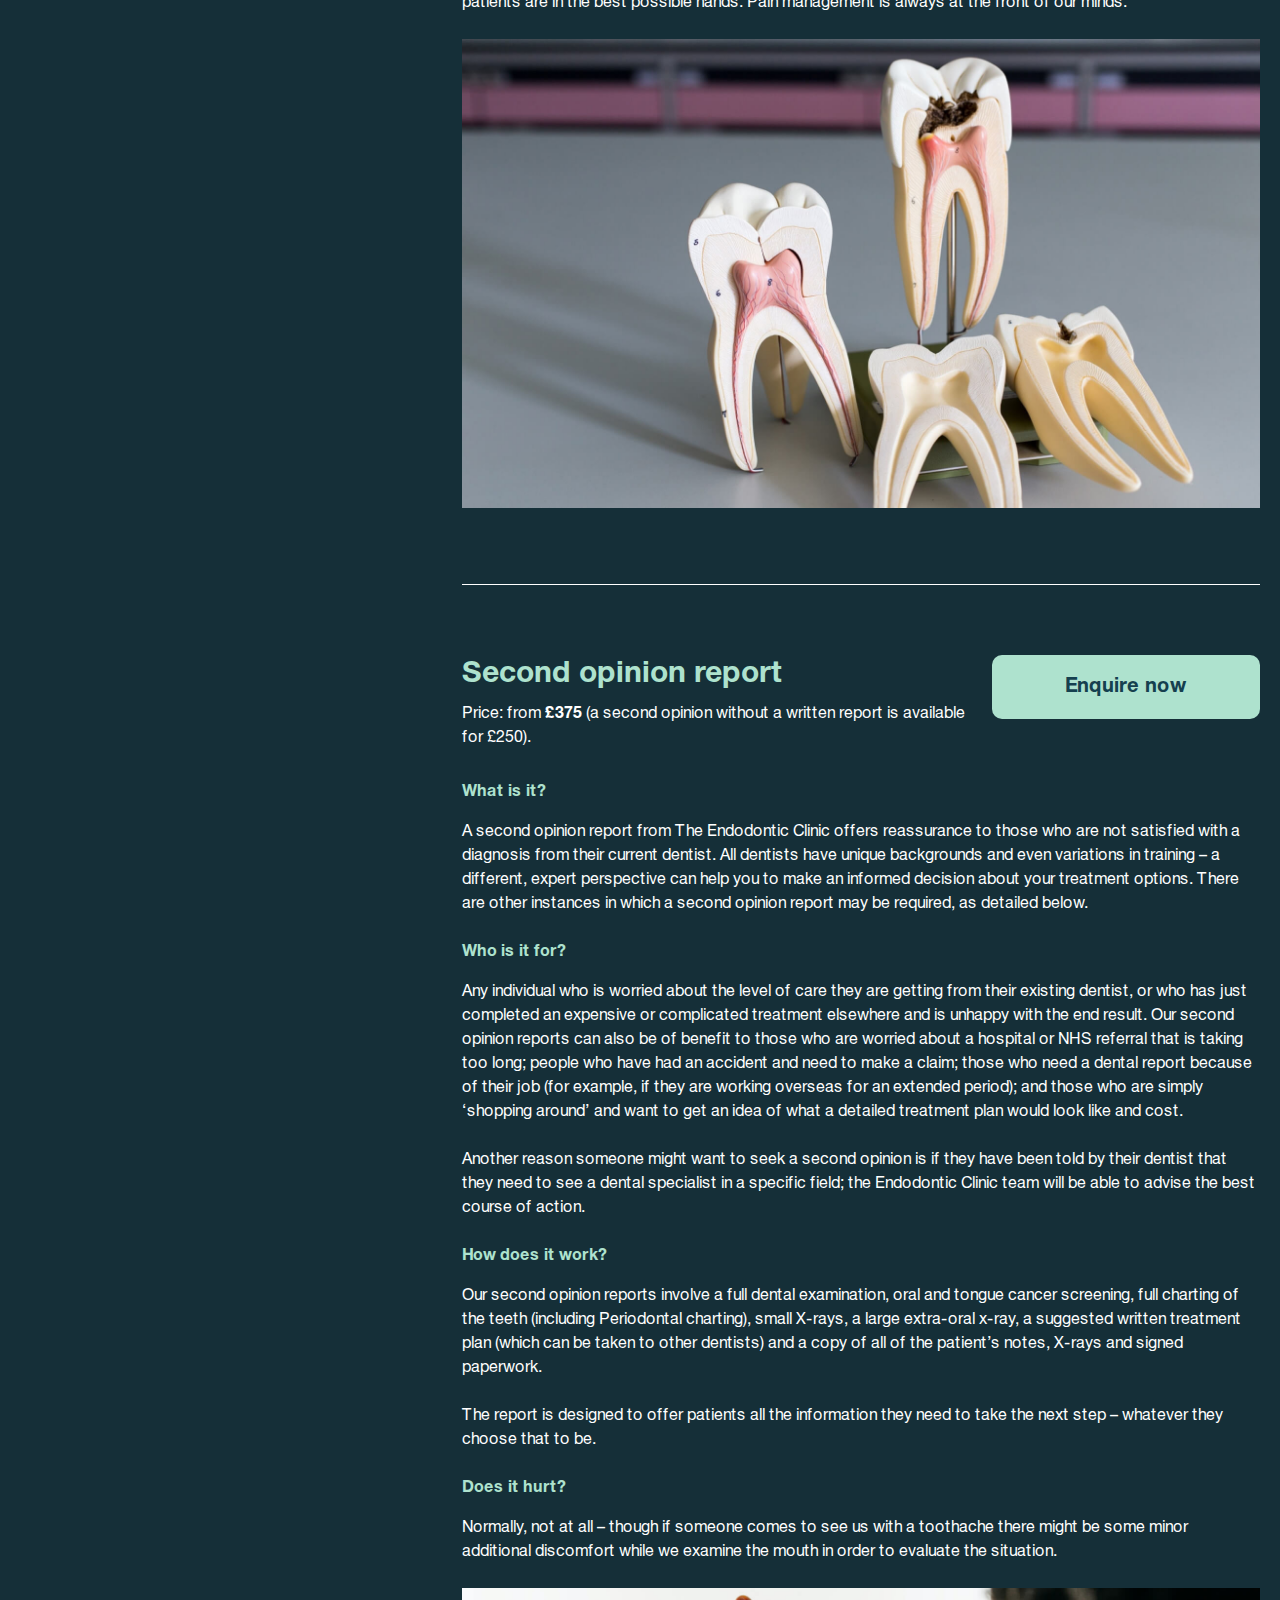
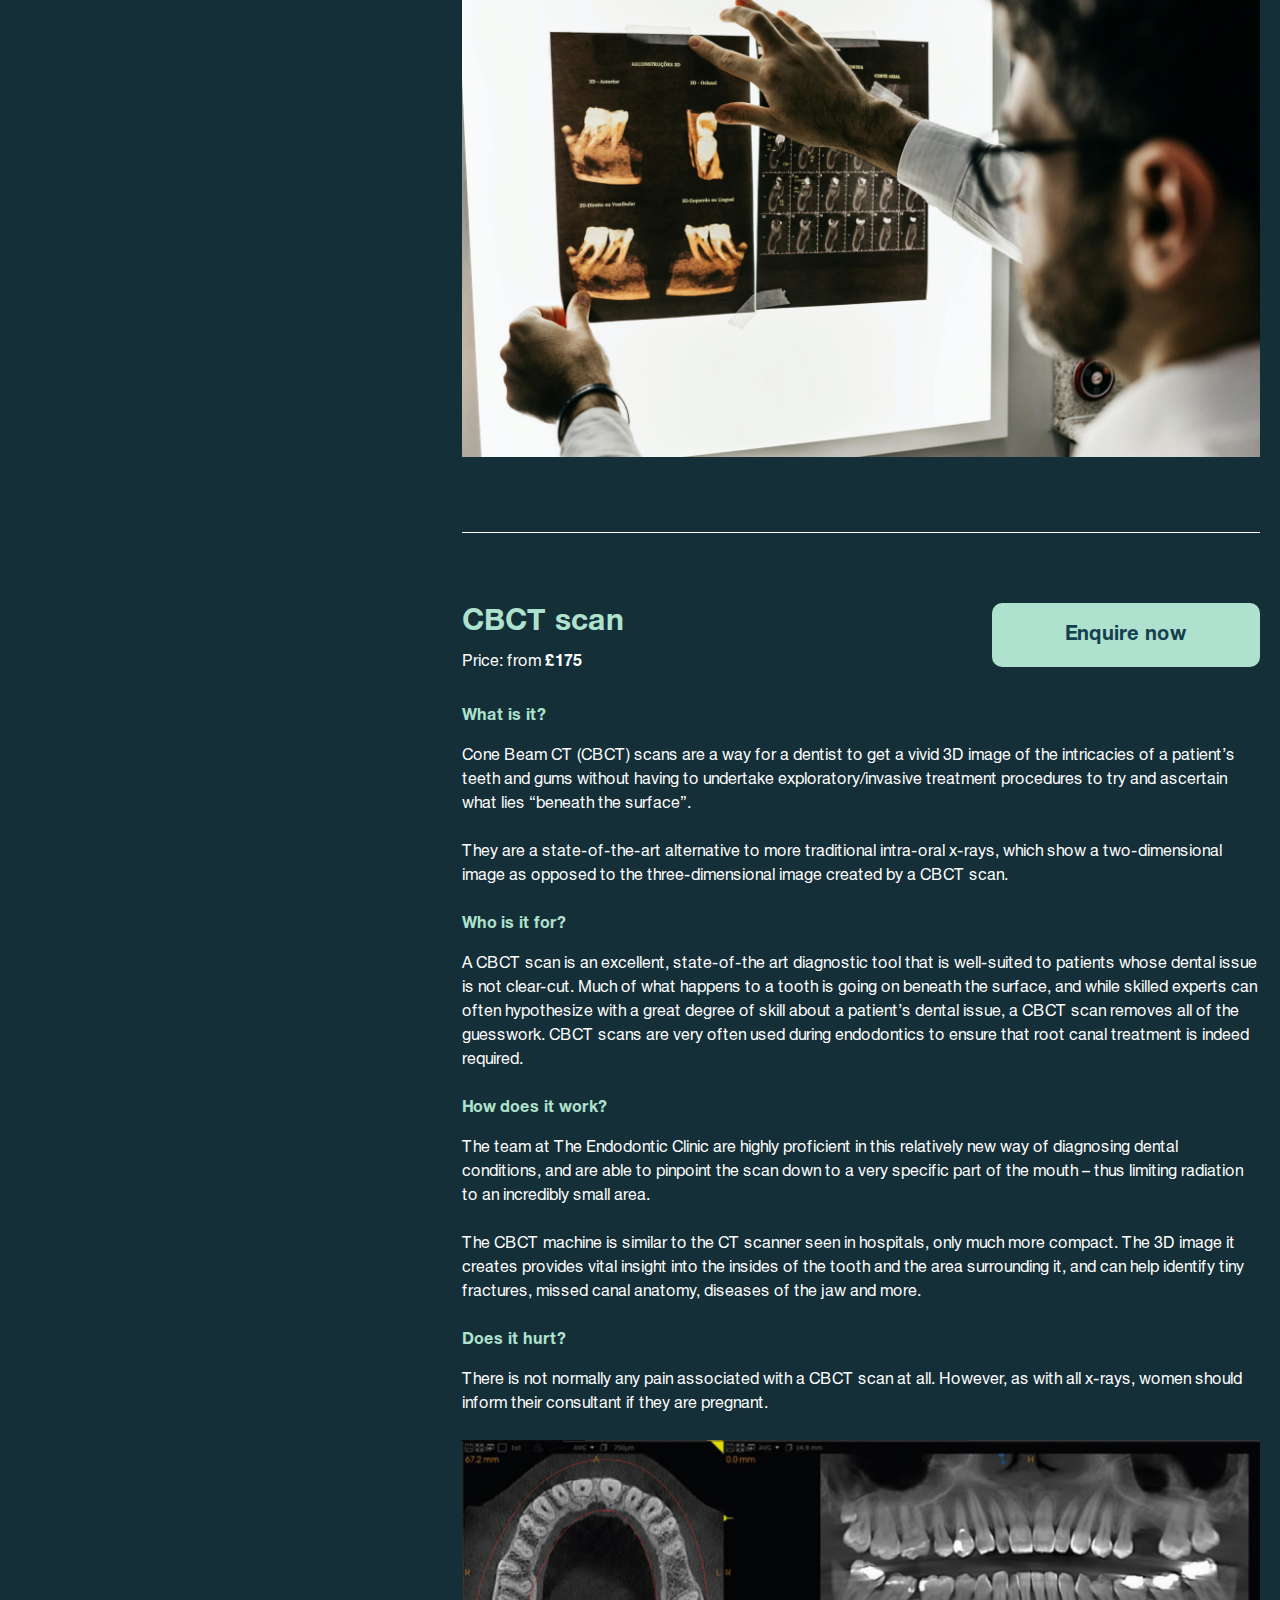
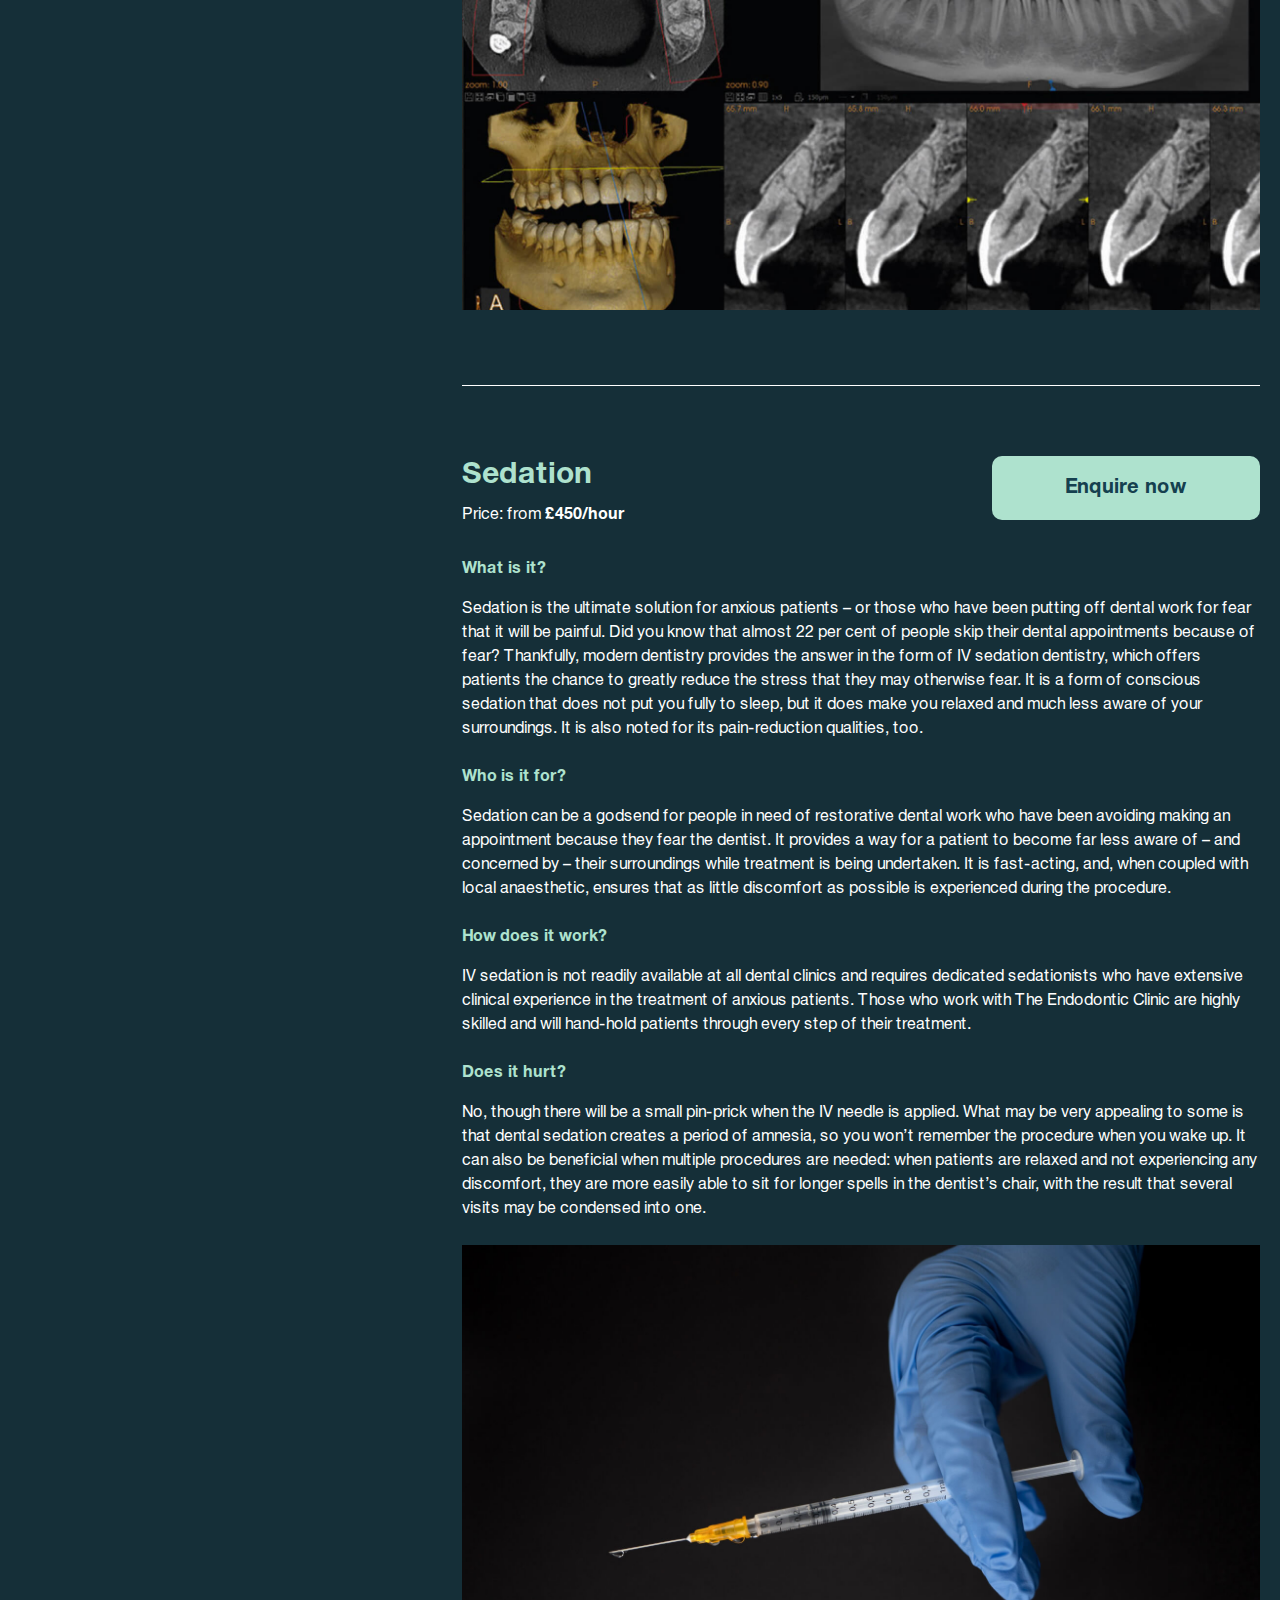
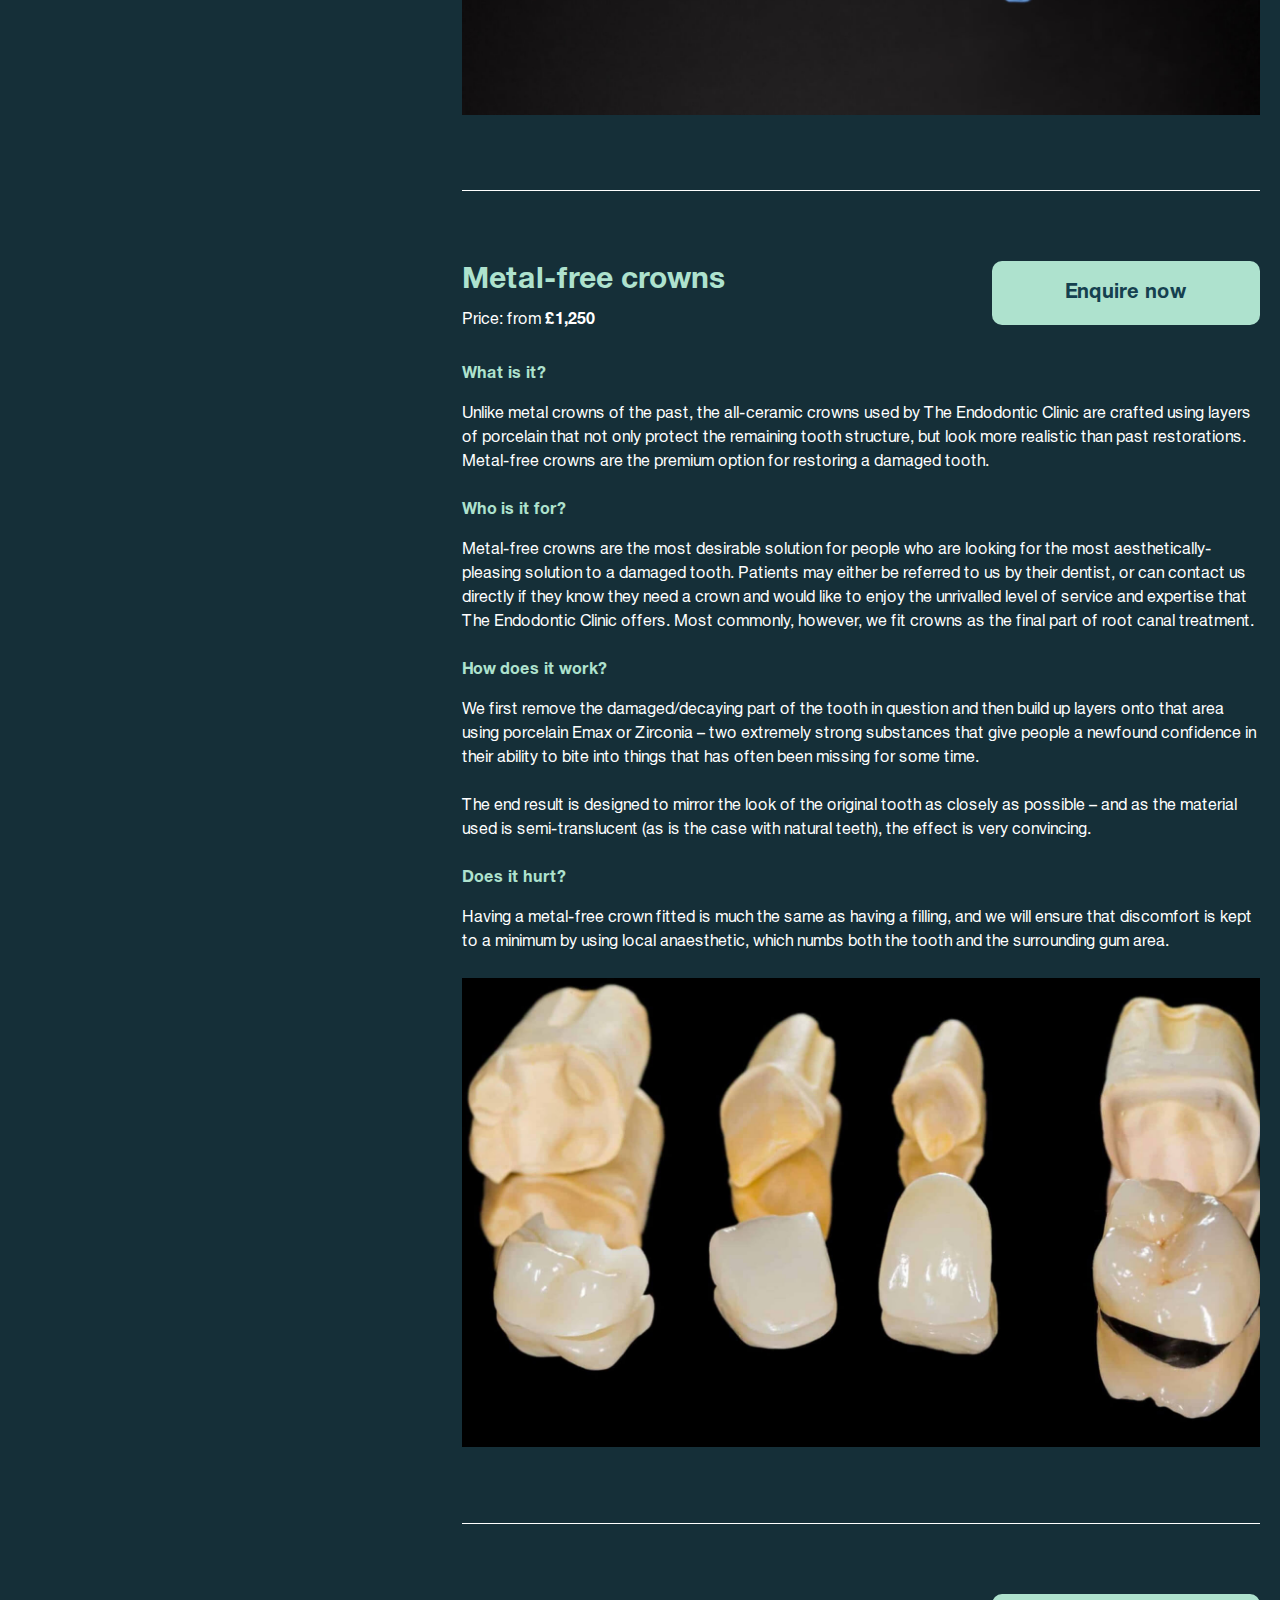
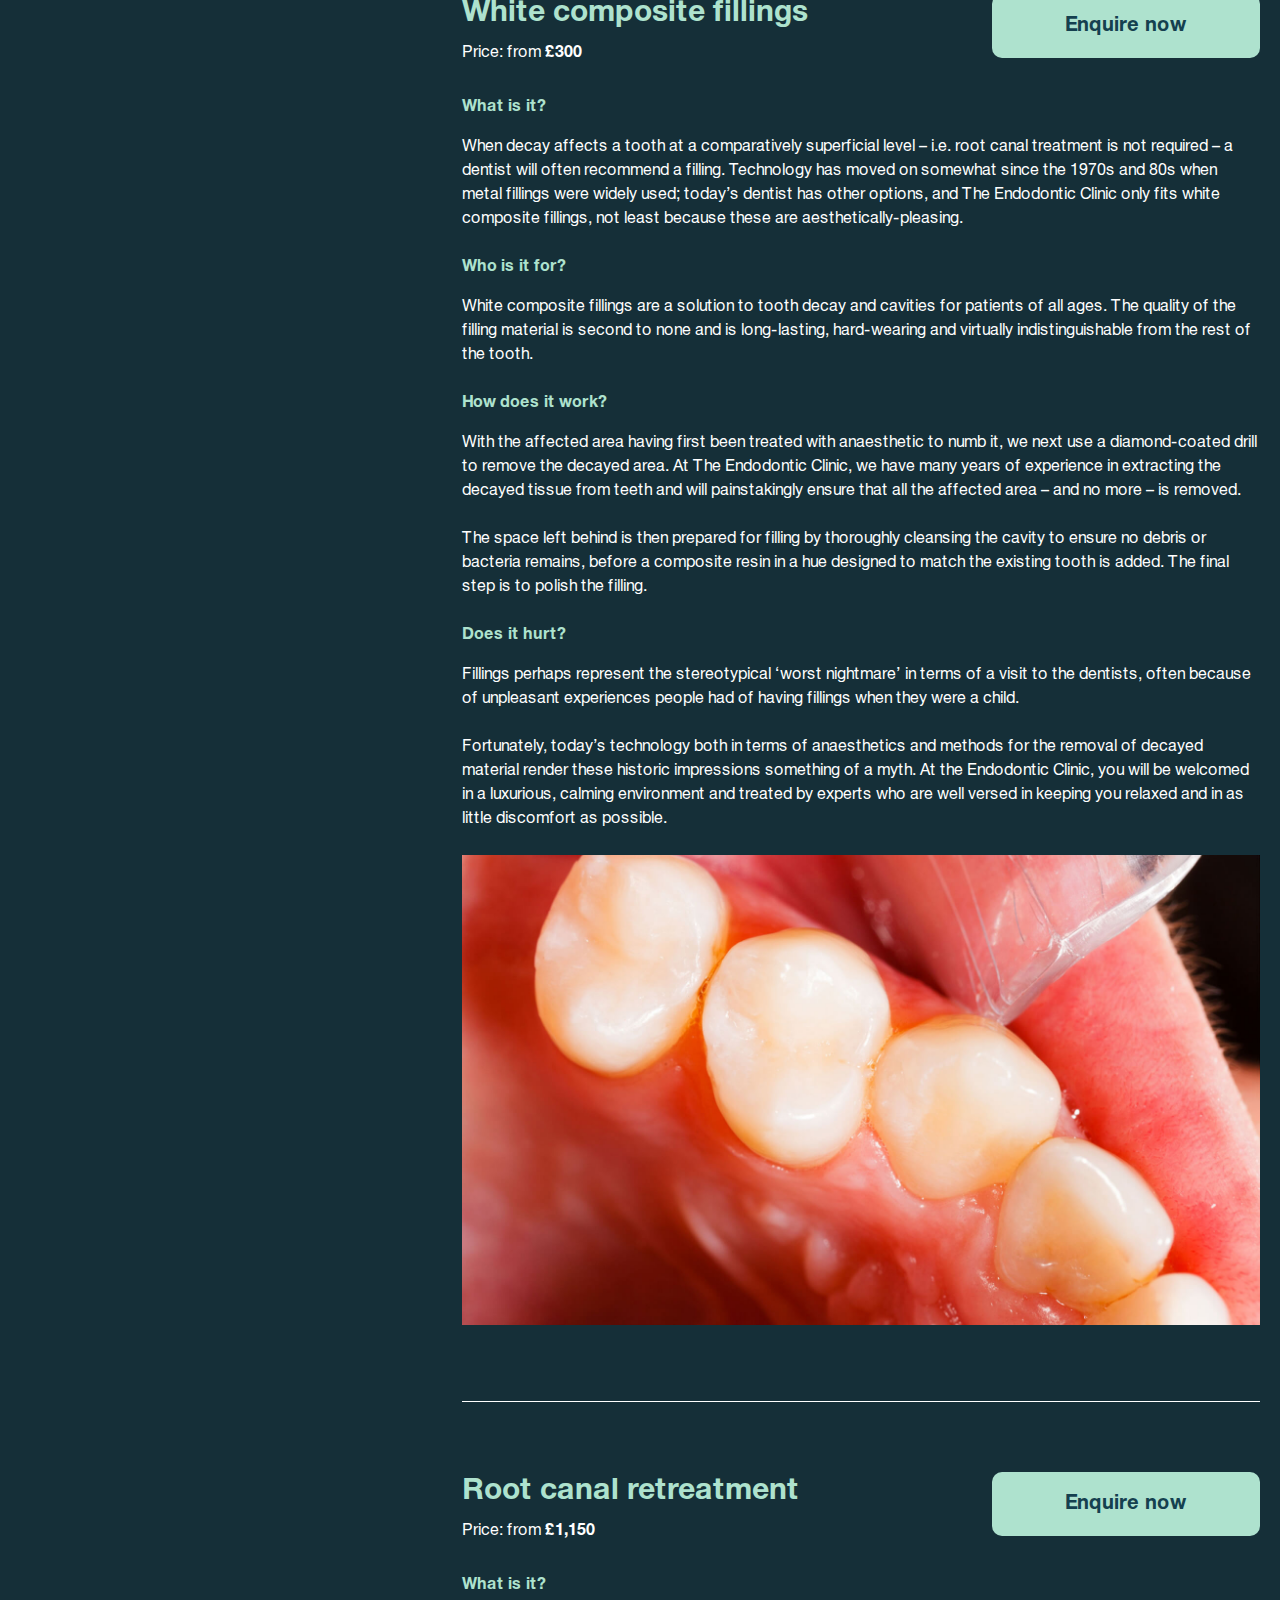
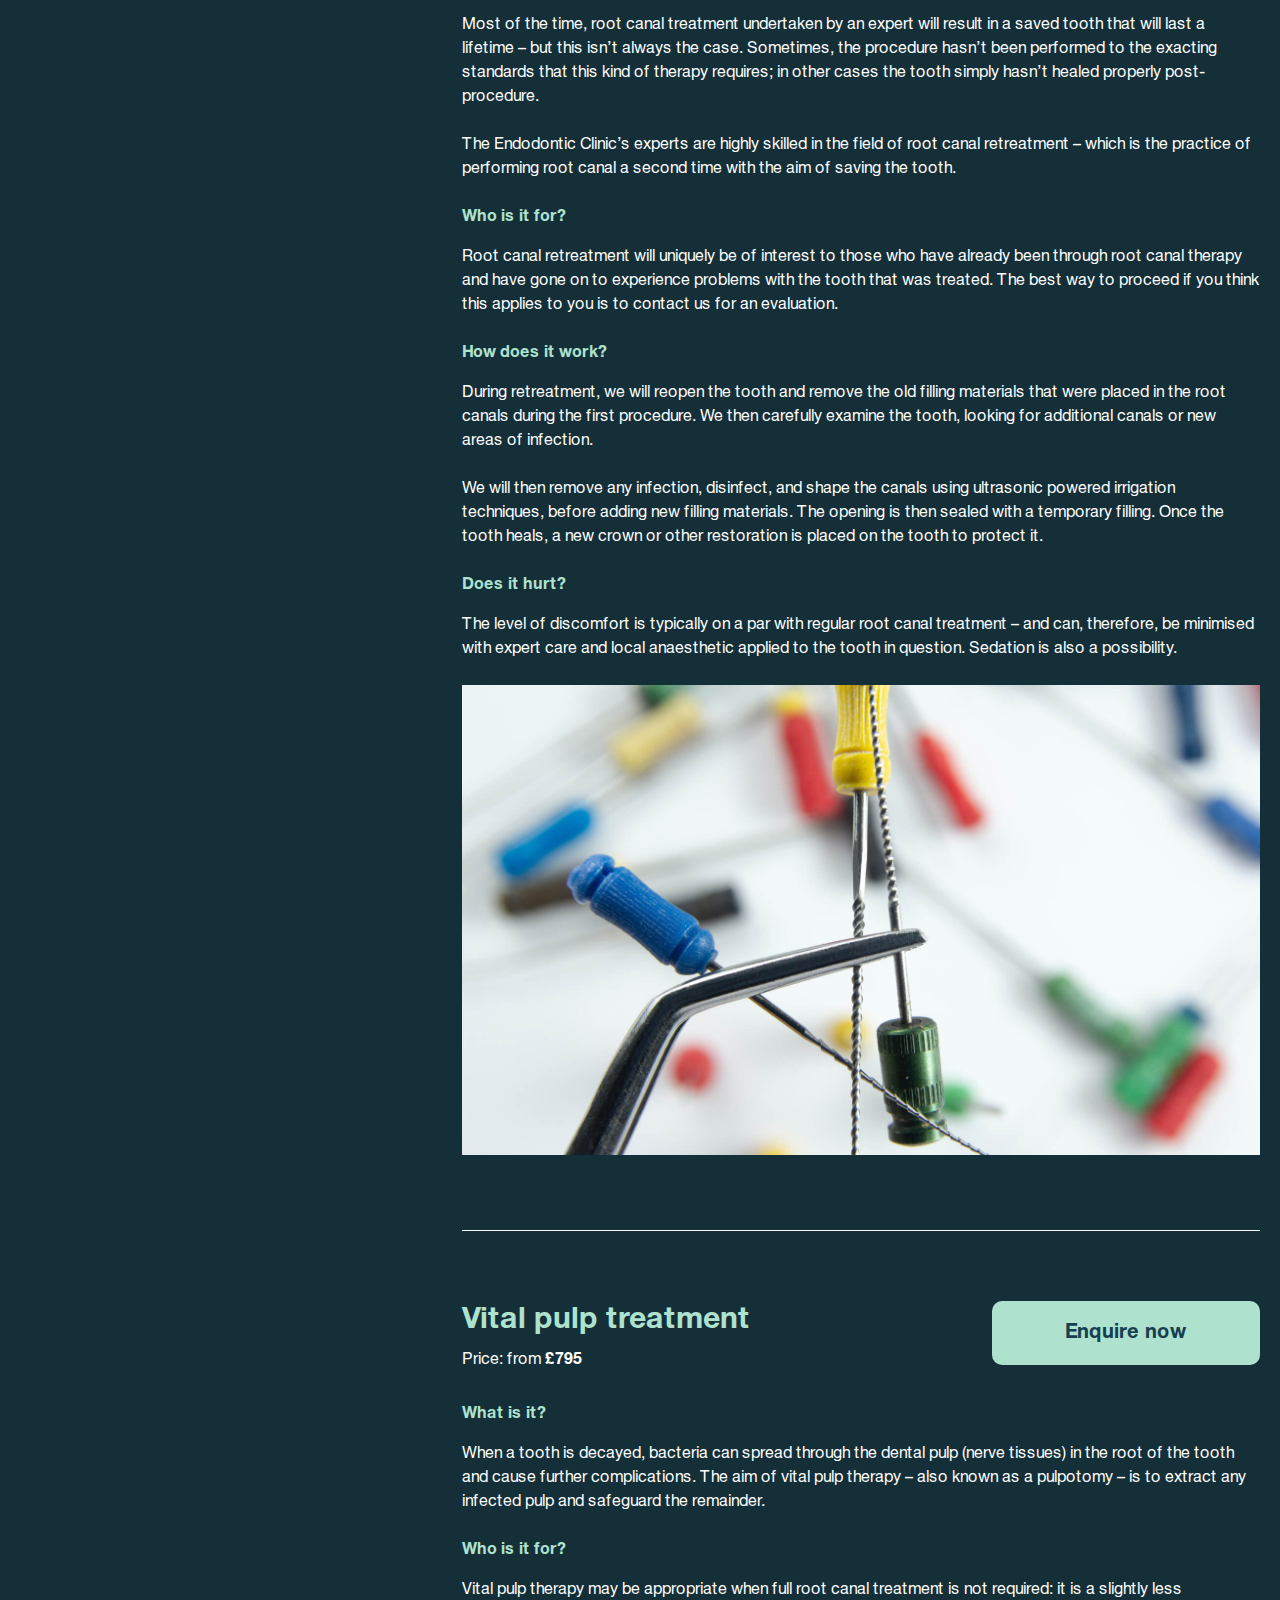
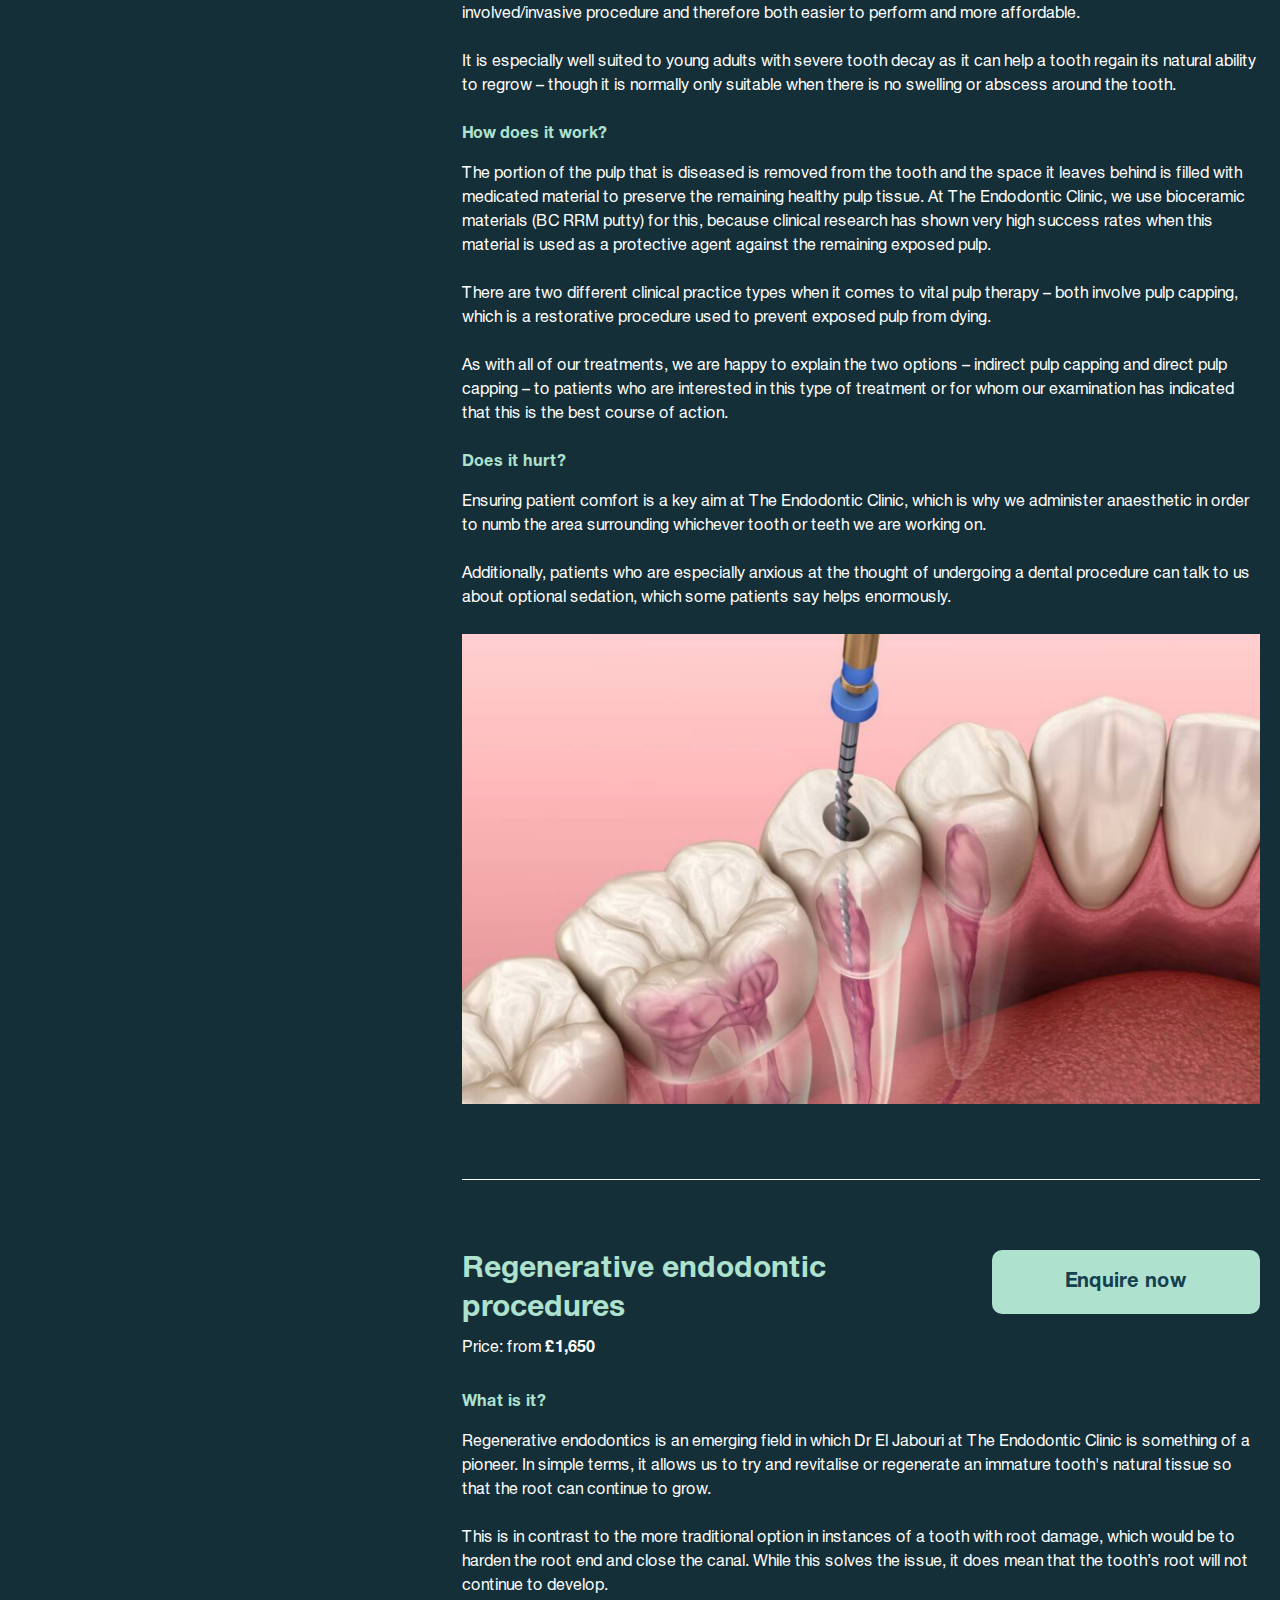
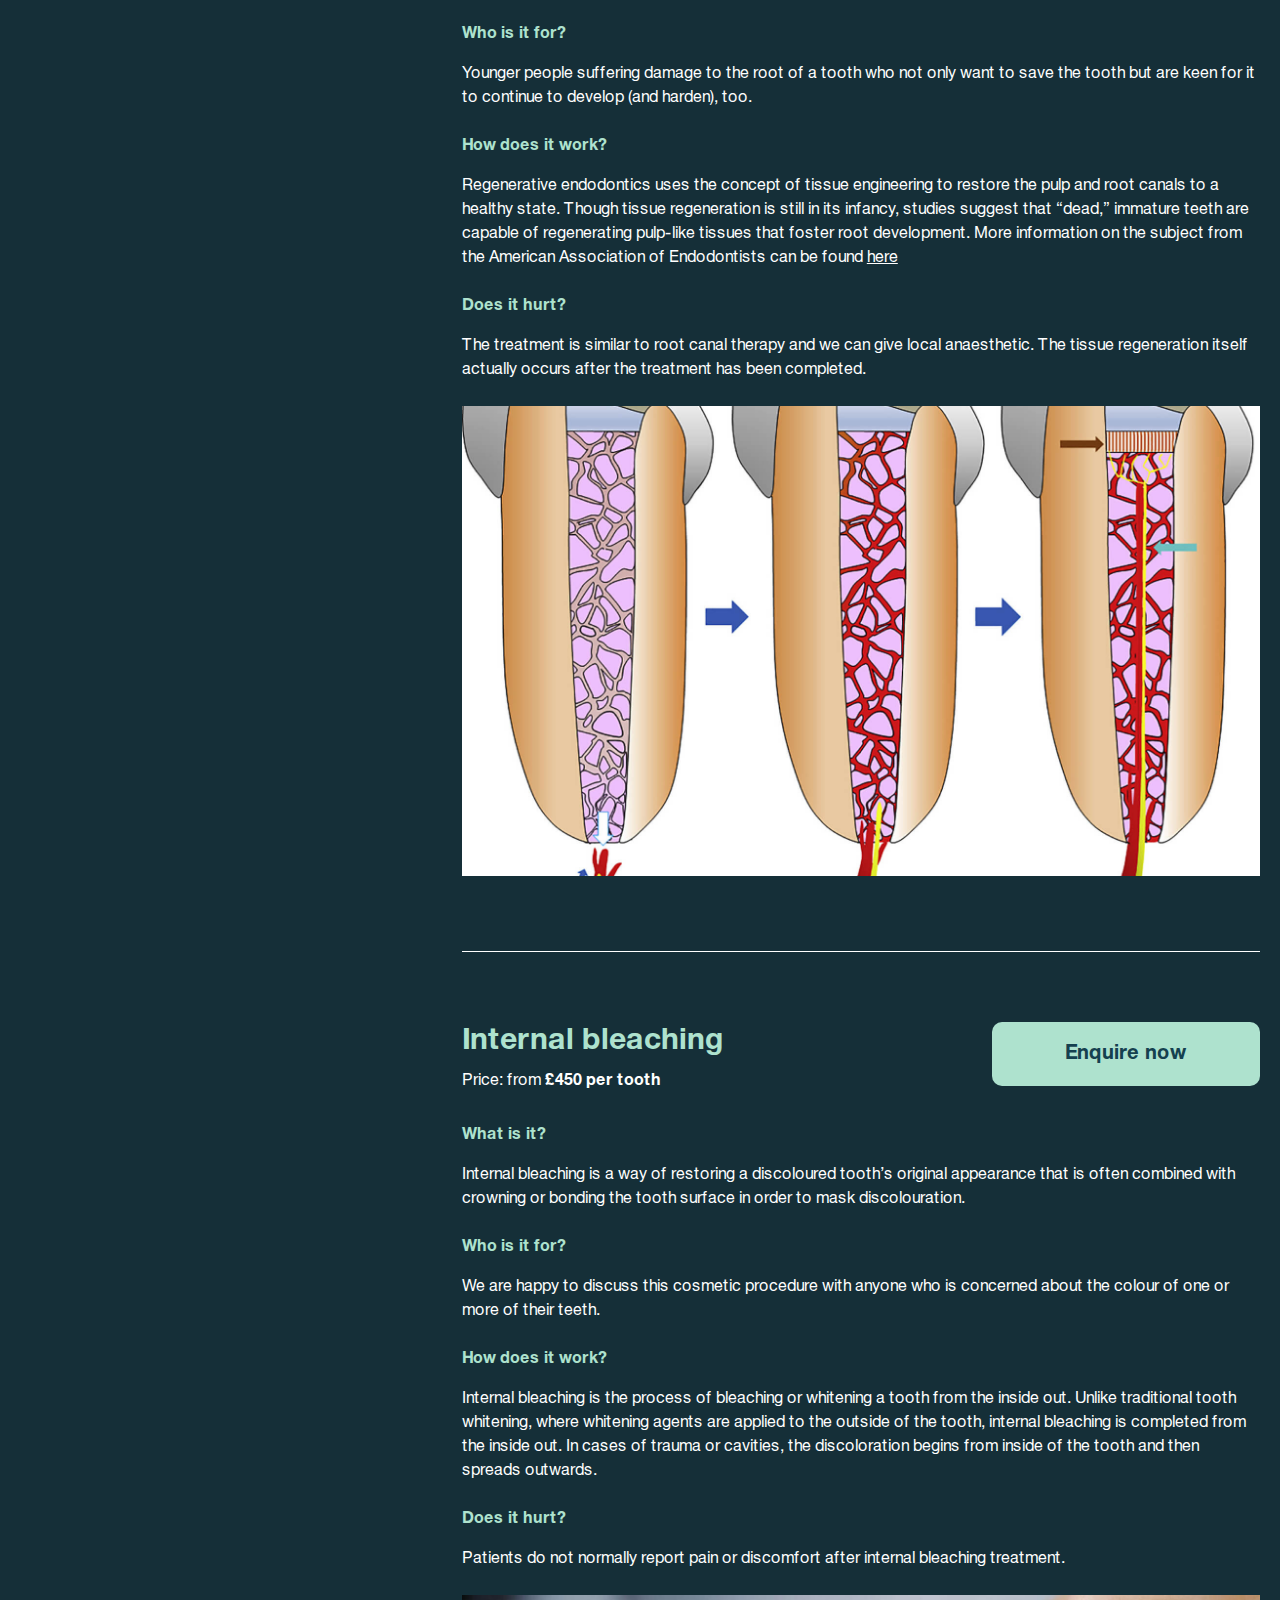
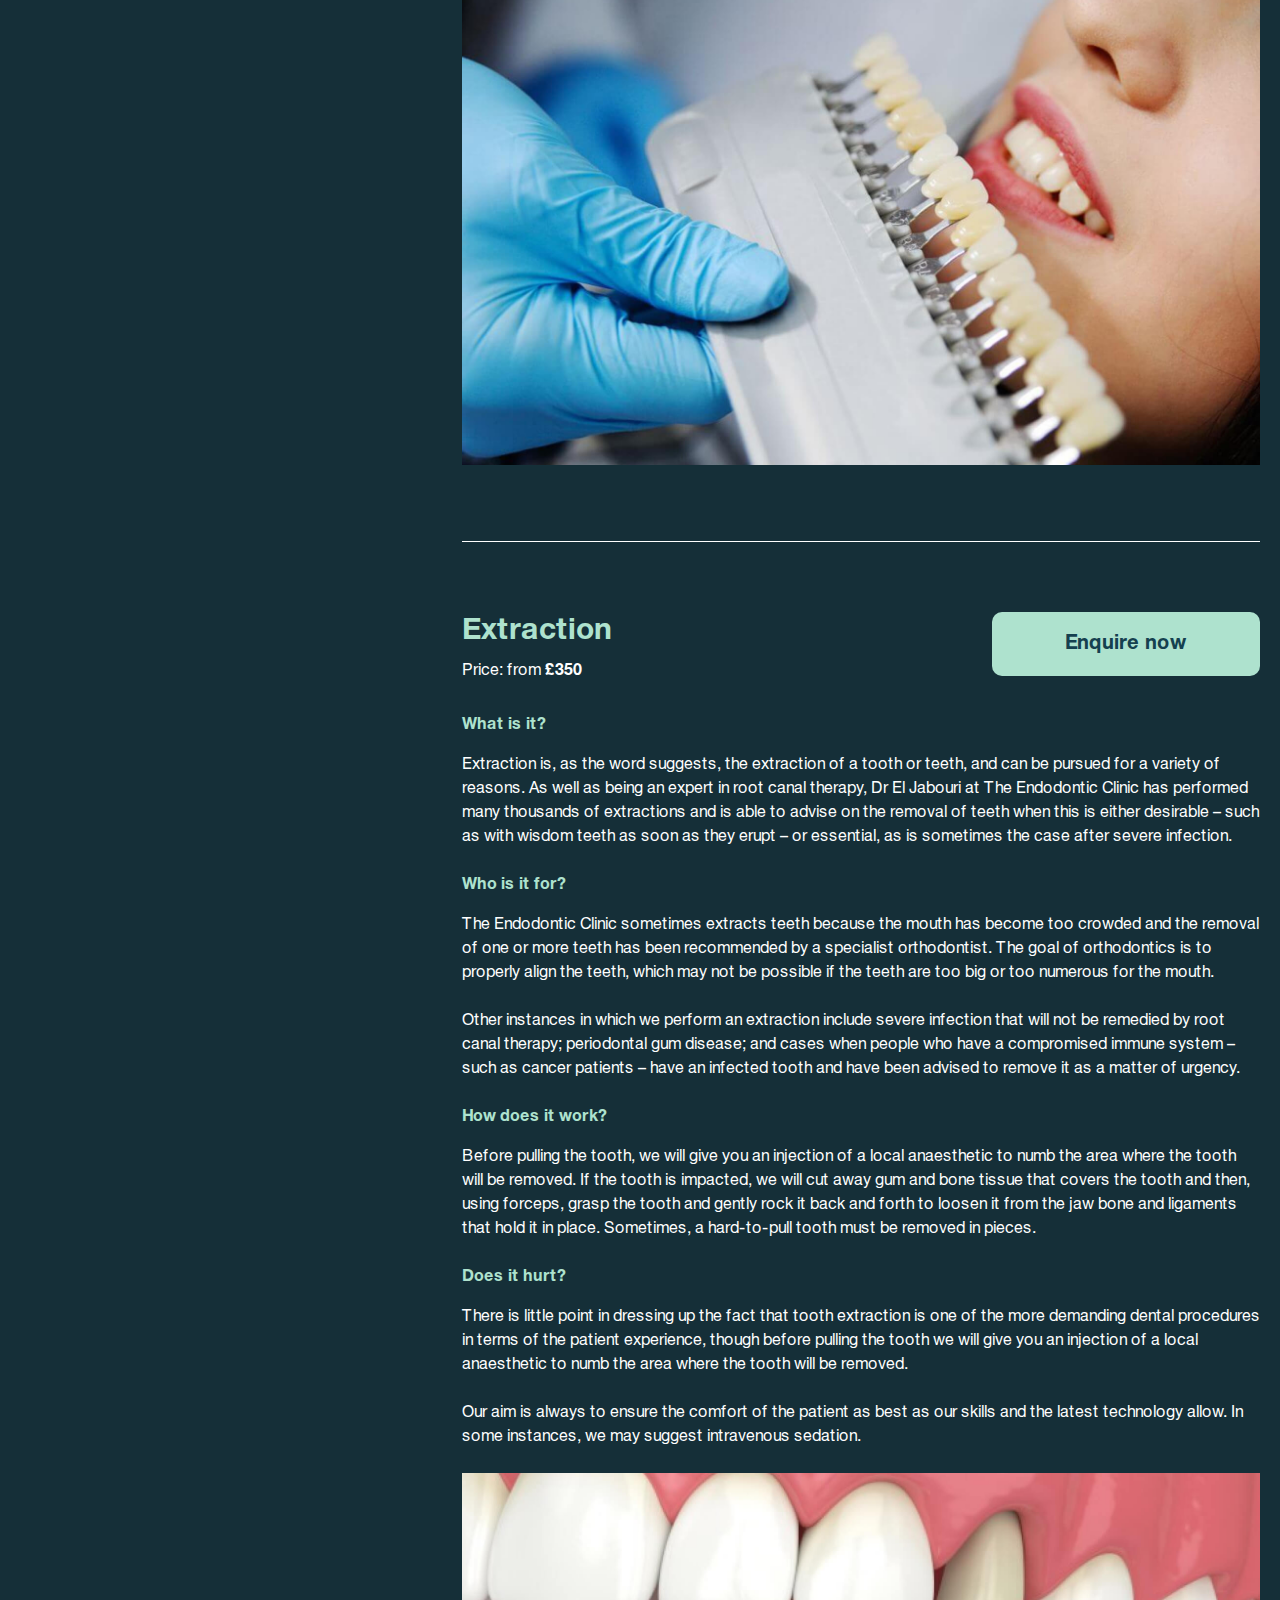
<file: treatments.html>
<!DOCTYPE html>
<html lang="en">
  <head>
    <meta charset="UTF-8" />
    <meta http-equiv="X-UA-Compatible" content="IE=edge" />
    <meta name="viewport" content="width=device-width, initial-scale=1.0" />
    <title>Endoclinic - Treatments</title>

    <!-- Import Style's -->
    <link rel="stylesheet" href="./css/vendor.min.css" />
    <link rel="stylesheet" href="./css/main.css" />

    <link rel="apple-touch-icon" sizes="76x76" href="img/favicon/apple-touch-icon.png" />
    <link rel="icon" type="image/png" sizes="32x32" href="img/favicon/favicon-32x32.png" />
    <link rel="icon" type="image/png" sizes="16x16" href="img/favicon/favicon-16x16.png" />
    <link rel="manifest" href="img/favicon/site.webmanifest" />
    <meta name="msapplication-TileColor" content="#da532c" />
    <meta name="theme-color" content="#ffffff" />
  </head>

  <body class="treatments-page">
    <div class="site-container no-overflow-container">
      <!-- Header -->
      <header class="header">
        <div class="container">
          <a href="index.html" class="logo">
            <picture>
              <source srcset="img/logo.svg" type="image/webp" />
              <img src="img/logo.svg" alt="Logo of Endoclinic" />
            </picture>
          </a>
          <nav class="nav">
            <ul class="nav__list menu">
              <li class="nav__item menu-item">
                <a href="treatments.html" class="nav__link">
                  <span class="symbol">Tr</span>
                  <span class="number">34</span>
                  <span class="title">Treatments</span>
                </a>
              </li>
              <li class="nav__item menu-item">
                <a href="about.html" class="nav__link">
                  <span class="symbol">Ab</span>
                  <span class="number">27</span>
                  <span class="title">About us</span>
                </a>
              </li>
              <li class="nav__item menu-item">
                <a href="technology.html" class="nav__link">
                  <span class="symbol">Te</span>
                  <span class="number">11</span>
                  <span class="title">Technology</span>
                </a>
              </li>
              <li class="nav__item menu-item plug">
                <a href="" class="nav__link">
                  <span class="symbol"></span>
                  <span class="number"></span>
                  <span class="title"></span>
                </a>
              </li>
              <li class="nav__item menu-item">
                <a href="#contacts-form" class="nav__link scroll__link">
                  <span class="symbol">Co</span>
                  <span class="number">44</span>
                  <span class="title">Contact</span>
                </a>
              </li>
              <li class="nav__item menu-item">
                <a href="contacts.html" class="nav__link">
                  <span class="symbol">Lo</span>
                  <span class="number">31</span>
                  <span class="title">Locations</span>
                </a>
              </li>
            </ul>
          </nav>
          <button class="burger">
            <span class="burger__wrapper">
              <span class="burger__line"></span>
            </span>
          </button>
          <div class="header-contacts">
            <ul class="header-contacts__list">
              <li class="header-contacts__item">
                <a href="#contacts-form" class="header-contacts__link scroll__link">
                  <i class="icon-email"></i>
                </a>
              </li>
              <li class="header-contacts__item">
                <a href="tel:02036275732" class="header-contacts__link">
                  <i class="icon-phone"></i>
                </a>
              </li>
            </ul>
          </div>
          <div class="header-content">
            <div class="container">
              <ul class="header-content__list">
                <li class="header-content__item">57 Markham Street, London SW3 3NR</li>
                <!-- <li class="header-content__item">Level Zero, Crossrail Pl, London E14 5AR</li> -->
                <li class="header-content__item">Centurion Court, 64 London Road Reading RG1 5AS</li>
                <li class="header-content__item">61 Perrymount Rd, Haywards Heath RH16 1DN</li>
                <li class="header-content__item">21 New Church Road Hove BN3 4AD</li>
              </ul>
              <div class="header-content__footer">
                <a href="tel:02036275732" class="header-content__link">020 3627 5732</a>
                <a href="referring.html" class="btn-secondary"> Referring dentist? </a>
              </div>
            </div>
          </div>
        </div>
      </header>
      <main>
        <!-- Treatments -->
        <section class="treatments">
          <div class="container">
            <div class="section-header">
              <h1>Treatments</h1>
            </div>
            <div class="treatments-sidebar">
              <button class="dropdown__trigger">
                <span class="dropdown__trigger_text"></span>
                <i class="icon-arrow-dropdown"></i>
              </button>
              <ul class="dropdown__item">
                <li class="default-open-item" data-item="root-canal-treatment">
                  <a href="#treatments-1" class="scroll__link"> Root canal therapy </a>
                </li>
                <li data-item="second-opinion-report">
                  <a href="#treatments-2" class="scroll__link"> Second opinion with report </a>
                </li>
                <li data-item="cbct-scan">
                  <a href="#treatments-3" class="scroll__link"> CBCT Scan </a>
                </li>
                <li data-item="sedation">
                  <a href="#treatments-4" class="scroll__link"> Sedation </a>
                </li>
                <li data-item="metal-free-crowns">
                  <a href="#treatments-5" class="scroll__link"> Metal-free crowns </a>
                </li>
                <li data-item="white-composite-fillings">
                  <a href="#treatments-6" class="scroll__link"> White composite fillings </a>
                </li>
                <li data-item="root-canal-retreatment">
                  <a href="#treatments-7" class="scroll__link"> Root canal retreatment </a>
                </li>
                <li data-item="vital-pulp-treatment">
                  <a href="#treatments-8" class="scroll__link"> Vital pulp treatment </a>
                </li>
                <li data-item="regenerative-endodontic-procedures">
                  <a href="#treatments-9" class="scroll__link"> Regenerative endodontic procedures </a>
                </li>
                <li data-item="internali-bleaching">
                  <a href="#treatments-10" class="scroll__link"> Internal bleaching </a>
                </li>
                <li data-item="extraction">
                  <a href="#treatments-11" class="scroll__link"> Extraction </a>
                </li>
              </ul>
            </div>
            <div class="treatments-content">
              <div id="treatments-1" class="treatments-content__item">
                <div id="second-opinion-treatments"></div>
                <div class="treatments-content__header">
                  <div class="treatments-content__wrapper">
                    <h3>Root canal therapy</h3>
                    <span>Price: from <strong>£895</strong></span>
                  </div>
                  <a href="#" class="btn-primary"> Enquire now </a>
                </div>
                <div class="treatments-content__body">
                  <h4>What is it?</h4>
                  <p>Root canal treatment/therapy is a specialised dental procedure performed by a highly-skilled expert that can be used to save a tooth with a damaged root that is badly decayed, cracked, or has become very painful/infected.</p>
                  <p>
                    During the procedure, the pulp (tooth nerve) is removed from inside the tooth, and the area it vacates is then meticulously cleaned and sealed. Endodontics is the medical term for the field of dentistry that deals with root canal
                    therapy and diseases of the dental pulp.
                  </p>
                  <h4>Who is it for?</h4>
                  <p>
                    Patients with a suspected infection of the tooth pulp who have been referred to us by their dentist, or individuals who have been told by their dentist that root canal treatment may be needed and that they should seek out expert
                    help.
                  </p>
                  <p>Some of the common symptoms of an infected pulp include persistent pain, swollen or tender gums, sensitivity to heat/cold, tooth discolouration and pain when you touch the tooth.</p>
                  <p>However, pulp-related issues will not be the cause in every case, which is why you should visit your local dentist before contacting us as they may diagnose a more minor problem that can be treated there and then.</p>
                  <h4>How does it work?</h4>
                  <p>
                    Teeth have several layers: the outermost layer is composed of a hard substance known as enamel. Beneath this is an inner layer called dentin, which has a soft tissue known as pulp at its centre. This pulp contains blood vessels,
                    nerves and the connective tissue that helps to form the dentin and enamel during tooth development.
                  </p>
                  <p>
                    When infection is suspected, a radiograph or Cone Beam CT (CBCT) scan is taken to verify this and, if infection is confirmed, an access hole is created into the tooth, the dentist usually viewing the infected area through a 
                    high-magnification loupe or endodontic operating microscope. This will help your consultant to locate all of the root canals whilst keeping tooth removal to an absolute minimum.
                  </p>
                  <p>
                    The infected nerve tissue and related debris is removed using specialist files and rotary instruments, as well as sonic and ultrasonic powered irrigation. Once the tooth has been thoroughly cleansed it is filled and sealed
                    temporarily to allow it to heal. The temporary seal is then removed and a crown is added.
                  </p>
                  <h4>Does it hurt?</h4>
                  <p>
                    We understand that few people would readily say they enjoy going to the dentist, and as root canal treatments are on the complex side of dentistry, some people – quite understandably – are nervous. However, the notion that root
                    canal treatment is painful is largely a myth as, in most cases, the nerve has actually died. That being said, we do everything we can to make your experience at The Endodontic Clinic as pleasant as possible, and this includes
                    anaesthetising the infected area: this numbs the tooth and the surrounding area and keeps pain to an absolute minimum.
                  </p>
                  <p>Our skilled and experienced staff, plus state-of-the-art facilities and the latest in dental technology, mean that patients are in the best possible hands. Pain management is always at the front of our minds.</p>
                  <img src="img/treatments/treatments-single/treatments-single-2.jpg" alt="Treatments preview" />
                </div>
              </div>
              <div id="treatments-2" class="treatments-content__item">
                <div id="second-opinion-report"></div>
                <div class="treatments-content__header">
                  <div class="treatments-content__wrapper">
                    <h3>Second opinion report</h3>
                    <span>Price: from <strong>£375</strong> (a second opinion without a written report is available for £250).</span>
                  </div>
                  <a href="#" class="btn-primary"> Enquire now </a>
                </div>
                <div class="treatments-content__body">
                  <h4>What is it?</h4>
                  <p>
                    A second opinion report from The Endodontic Clinic offers reassurance to those who are not satisfied with a diagnosis from their current dentist. All dentists have unique backgrounds and even variations in training – a different,
                    expert perspective can help you to make an informed decision about your treatment options. There are other instances in which a second opinion report may be required, as detailed below.
                  </p>
                  <h4>Who is it for?</h4>
                  <p>
                    Any individual who is worried about the level of care they are getting from their existing dentist, or who has just completed an expensive or complicated treatment elsewhere and is unhappy with the end result. Our second opinion
                    reports can also be of benefit to those who are worried about a hospital or NHS referral that is taking too long; people who have had an accident and need to make a claim; those who need a dental report because of their job (for
                    example, if they are working overseas for an extended period); and those who are simply ‘shopping around’ and want to get an idea of what a detailed treatment plan would look like and cost.
                  </p>
                  <p>
                    Another reason someone might want to seek a second opinion is if they have been told by their dentist that they need to see a dental specialist in a specific field; the Endodontic Clinic team will be able to advise the best course
                    of action.
                  </p>
                  <h4>How does it work?</h4>
                  <p>
                    Our second opinion reports involve a full dental examination, oral and tongue cancer screening, full charting of the teeth (including Periodontal charting), small X-rays, a large extra-oral x-ray, a suggested written treatment
                    plan (which can be taken to other dentists) and a copy of all of the patient’s notes, X-rays and signed paperwork.
                  </p>
                  <p>The report is designed to offer patients all the information they need to take the next step – whatever they choose that to be.</p>
                  <h4>Does it hurt?</h4>
                  <p>Normally, not at all – though if someone comes to see us with a toothache there might be some minor additional discomfort while we examine the mouth in order to evaluate the situation.</p>
                  <img src="img/treatments/treatments-single/treatments-single-3.jpg" alt="Treatments preview" />
                </div>
              </div>
              <div id="treatments-3" class="treatments-content__item">
                <div class="anchor-link-to-scroll" id="cbct-scan"></div>
                <div class="treatments-content__header">
                  <div class="treatments-content__wrapper">
                    <h3>CBCT scan</h3>
                    <span>Price: from <strong>£175</strong></span>
                  </div>
                  <a href="#" class="btn-primary"> Enquire now </a>
                </div>
                <div class="treatments-content__body">
                  <h4>What is it?</h4>
                  <p>
                    Cone Beam CT (CBCT) scans are a way for a dentist to get a vivid 3D image of the intricacies of a patient’s teeth and gums without having to undertake exploratory/invasive treatment procedures to try and ascertain what lies
                    “beneath the surface”.
                  </p>
                  <p>They are a state-of-the-art alternative to more traditional intra-oral x-rays, which show a two-dimensional image as opposed to the three-dimensional image created by a CBCT scan.</p>
                  <h4>Who is it for?</h4>
                  <p>
                    A CBCT scan is an excellent, state-of-the art diagnostic tool that is well-suited to patients whose dental issue is not clear-cut. Much of what happens to a tooth is going on beneath the surface, and while skilled experts can
                    often hypothesize with a great degree of skill about a patient’s dental issue, a CBCT scan removes all of the guesswork. CBCT scans are very often used during endodontics to ensure that root canal treatment is indeed required.
                  </p>
                  <h4>How does it work?</h4>
                  <p>
                    The team at The Endodontic Clinic are highly proficient in this relatively new way of diagnosing dental conditions, and are able to pinpoint the scan down to a very specific part of the mouth – thus limiting radiation to an
                    incredibly small area.
                  </p>
                  <p>
                    The CBCT machine is similar to the CT scanner seen in hospitals, only much more compact. The 3D image it creates provides vital insight into the insides of the tooth and the area surrounding it, and can help identify tiny
                    fractures, missed canal anatomy, diseases of the jaw and more.
                  </p>
                  <h4>Does it hurt?</h4>
                  <p>There is not normally any pain associated with a CBCT scan at all. However, as with all x-rays, women should inform their consultant if they are pregnant.</p>
                  <img src="img/treatments/treatments-single/treatments-single-4.jpg" alt="Treatments preview" />
                </div>
              </div>
              <div id="treatments-4" class="treatments-content__item">
                <div class="anchor-link-to-scroll" id="sedation"></div>
                <div class="treatments-content__header">
                  <div class="treatments-content__wrapper">
                    <h3>Sedation</h3>
                    <span>Price: from <strong>£450/hour</strong></span>
                  </div>
                  <a href="#" class="btn-primary"> Enquire now </a>
                </div>
                <div class="treatments-content__body">
                  <h4>What is it?</h4>
                  <p>
                    Sedation is the ultimate solution for anxious patients – or those who have been putting off dental work for fear that it will be painful. Did you know that almost 22 per cent of people skip their dental appointments because of
                    fear? Thankfully, modern dentistry provides the answer in the form of IV sedation dentistry, which offers patients the chance to greatly reduce the stress that they may otherwise fear. It is a form of conscious sedation that does
                    not put you fully to sleep, but it does make you relaxed and much less aware of your surroundings. It is also noted for its pain-reduction qualities, too.
                  </p>
                  <h4>Who is it for?</h4>
                  <p>
                    Sedation can be a godsend for people in need of restorative dental work who have been avoiding making an appointment because they fear the dentist. It provides a way for a patient to become far less aware of – and concerned by –
                    their surroundings while treatment is being undertaken. It is fast-acting, and, when coupled with local anaesthetic, ensures that as little discomfort as possible is experienced during the procedure.
                  </p>
                  <h4>How does it work?</h4>
                  <p>
                    IV sedation is not readily available at all dental clinics and requires dedicated sedationists who have extensive clinical experience in the treatment of anxious patients. Those who work with The Endodontic Clinic are highly
                    skilled and will hand-hold patients through every step of their treatment.
                  </p>
                  <h4>Does it hurt?</h4>
                  <p>
                    No, though there will be a small pin-prick when the IV needle is applied. What may be very appealing to some is that dental sedation creates a period of amnesia, so you won’t remember the procedure when you wake up. It can also be
                    beneficial when multiple procedures are needed: when patients are relaxed and not experiencing any discomfort, they are more easily able to sit for longer spells in the dentist’s chair, with the result that several visits may be
                    condensed into one.
                  </p>
                  <img src="img/treatments/treatments-single/treatments-single-5.jpg" alt="Treatments preview" />
                </div>
              </div>
              <div id="treatments-5" class="treatments-content__item">
                <div class="anchor-link-to-scroll" id="metal-free-crowns"></div>
                <div class="treatments-content__header">
                  <div class="treatments-content__wrapper">
                    <h3>Metal-free crowns</h3>
                    <span>Price: from <strong>£1,250</strong></span>
                  </div>
                  <a href="#" class="btn-primary"> Enquire now </a>
                </div>
                <div class="treatments-content__body">
                  <h4>What is it?</h4>
                  <p>
                    Unlike metal crowns of the past, the all-ceramic crowns used by The Endodontic Clinic are crafted using layers of porcelain that not only protect the remaining tooth structure, but look more realistic than past restorations.
                    Metal-free crowns are the premium option for restoring a damaged tooth.
                  </p>
                  <h4>Who is it for?</h4>
                  <p>
                    Metal-free crowns are the most desirable solution for people who are looking for the most aesthetically-pleasing solution to a damaged tooth. Patients may either be referred to us by their dentist, or can contact us directly if
                    they know they need a crown and would like to enjoy the unrivalled level of service and expertise that The Endodontic Clinic offers. Most commonly, however, we fit crowns as the final part of root canal treatment.
                  </p>
                  <h4>How does it work?</h4>
                  <p>
                    We first remove the damaged/decaying part of the tooth in question and then build up layers onto that area using porcelain Emax or Zirconia – two extremely strong substances that give people a newfound confidence in their ability
                    to bite into things that has often been missing for some time.
                  </p>
                  <p>The end result is designed to mirror the look of the original tooth as closely as possible – and as the material used is semi-translucent (as is the case with natural teeth), the effect is very convincing.</p>
                  <h4>Does it hurt?</h4>
                  <p>Having a metal-free crown fitted is much the same as having a filling, and we will ensure that discomfort is kept to a minimum by using local anaesthetic, which numbs both the tooth and the surrounding gum area.</p>
                  <img src="img/treatments/treatments-single/treatments-single-6.jpg" alt="Treatments preview" />
                </div>
              </div>
              <div id="treatments-6" class="treatments-content__item">
                <div class="anchor-link-to-scroll" id="white-composite-fillings"></div>
                <div class="treatments-content__header">
                  <div class="treatments-content__wrapper">
                    <h3>White composite fillings</h3>
                    <span>Price: from <strong>£300</strong></span>
                  </div>
                  <a href="#" class="btn-primary"> Enquire now </a>
                </div>
                <div class="treatments-content__body">
                  <h4>What is it?</h4>
                  <p>
                    When decay affects a tooth at a comparatively superficial level – i.e. root canal treatment is not required – a dentist will often recommend a filling. Technology has moved on somewhat since the 1970s and 80s when metal fillings
                    were widely used; today’s dentist has other options, and The Endodontic Clinic only fits white composite fillings, not least because these are aesthetically-pleasing.
                  </p>
                  <h4>Who is it for?</h4>
                  <p>
                    White composite fillings are a solution to tooth decay and cavities for patients of all ages. The quality of the filling material is second to none and is long-lasting, hard-wearing and virtually indistinguishable from the rest of
                    the tooth.
                  </p>
                  <h4>How does it work?</h4>
                  <p>
                    With the affected area having first been treated with anaesthetic to numb it, we next use a diamond-coated drill to remove the decayed area. At The Endodontic Clinic, we have many years of experience in extracting the decayed
                    tissue from teeth and will painstakingly ensure that all the affected area – and no more – is removed.
                  </p>
                  <p>
                    The space left behind is then prepared for filling by thoroughly cleansing the cavity to ensure no debris or bacteria remains, before a composite resin in a hue designed to match the existing tooth is added. The final step is to
                    polish the filling.
                  </p>
                  <h4>Does it hurt?</h4>
                  <p>Fillings perhaps represent the stereotypical ‘worst nightmare’ in terms of a visit to the dentists, often because of unpleasant experiences people had of having fillings when they were a child.</p>
                  <p>
                    Fortunately, today’s technology both in terms of anaesthetics and methods for the removal of decayed material render these historic impressions something of a myth. At the Endodontic Clinic, you will be welcomed in a luxurious,
                    calming environment and treated by experts who are well versed in keeping you relaxed and in as little discomfort as possible.
                  </p>
                  <img src="img/treatments/treatments-single/treatments-single-7.jpg" alt="Treatments preview" />
                </div>
              </div>
              <div id="treatments-7" class="treatments-content__item">
                <div class="anchor-link-to-scroll" id="root-canal-retreatment"></div>
                <div class="treatments-content__header">
                  <div class="treatments-content__wrapper">
                    <h3>Root canal retreatment</h3>
                    <span>Price: from <strong>£1,150</strong></span>
                  </div>
                  <a href="#" class="btn-primary"> Enquire now </a>
                </div>
                <div class="treatments-content__body">
                  <h4>What is it?</h4>
                  <p>
                    Most of the time, root canal treatment undertaken by an expert will result in a saved tooth that will last a lifetime – but this isn’t always the case. Sometimes, the procedure hasn’t been performed to the exacting standards that
                    this kind of therapy requires; in other cases the tooth simply hasn’t healed properly post-procedure.
                  </p>
                  <p>The Endodontic Clinic’s experts are highly skilled in the field of root canal retreatment – which is the practice of performing root canal a second time with the aim of saving the tooth.</p>
                  <h4>Who is it for?</h4>
                  <p>
                    Root canal retreatment will uniquely be of interest to those who have already been through root canal therapy and have gone on to experience problems with the tooth that was treated. The best way to proceed if you think this
                    applies to you is to contact us for an evaluation.
                  </p>
                  <h4>How does it work?</h4>
                  <p>
                    During retreatment, we will reopen the tooth and remove the old filling materials that were placed in the root canals during the first procedure. We then carefully examine the tooth, looking for additional canals or new areas of
                    infection.
                  </p>
                  <p>
                    We will then remove any infection, disinfect, and shape the canals using ultrasonic powered irrigation techniques, before adding new filling materials. The opening is then sealed with a temporary filling. Once the tooth heals, a
                    new crown or other restoration is placed on the tooth to protect it.
                  </p>
                  <h4>Does it hurt?</h4>
                  <p>The level of discomfort is typically on a par with regular root canal treatment – and can, therefore, be minimised with expert care and local anaesthetic applied to the tooth in question. Sedation is also a possibility.</p>
                  <img src="img/treatments/treatments-single/treatments-single-8.jpg" alt="Treatments preview" />
                </div>
              </div>
              <div id="treatments-8" class="treatments-content__item">
                <div class="treatments-content__header">
                  <div class="treatments-content__wrapper">
                    <h3>Vital pulp treatment</h3>
                    <span>Price: from <strong>£795</strong></span>
                  </div>
                  <a href="#" class="btn-primary"> Enquire now </a>
                </div>
                <div class="treatments-content__body">
                  <h4>What is it?</h4>
                  <p>
                    When a tooth is decayed, bacteria can spread through the dental pulp (nerve tissues) in the root of the tooth and cause further complications. The aim of vital pulp therapy – also known as a pulpotomy – is to extract any infected
                    pulp and safeguard the remainder.
                  </p>
                  <h4>Who is it for?</h4>
                  <p>Vital pulp therapy may be appropriate when full root canal treatment is not required: it is a slightly less involved/invasive procedure and therefore both easier to perform and more affordable.</p>
                  <p>It is especially well suited to young adults with severe tooth decay as it can help a tooth regain its natural ability to regrow – though it is normally only suitable when there is no swelling or abscess around the tooth.</p>
                  <h4>How does it work?</h4>
                  <p>
                    The portion of the pulp that is diseased is removed from the tooth and the space it leaves behind is filled with medicated material to preserve the remaining healthy pulp tissue. At The Endodontic Clinic, we use bioceramic
                    materials (BC RRM putty) for this, because clinical research has shown very high success rates when this material is used as a protective agent against the remaining exposed pulp.
                  </p>
                  <p>There are two different clinical practice types when it comes to vital pulp therapy – both involve pulp capping, which is a restorative procedure used to prevent exposed pulp from dying.</p>
                  <p>
                    As with all of our treatments, we are happy to explain the two options – indirect pulp capping and direct pulp capping – to patients who are interested in this type of treatment or for whom our examination has indicated that this
                    is the best course of action.
                  </p>
                  <h4>Does it hurt?</h4>
                  <p>Ensuring patient comfort is a key aim at The Endodontic Clinic, which is why we administer anaesthetic in order to numb the area surrounding whichever tooth or teeth we are working on.</p>
                  <p>Additionally, patients who are especially anxious at the thought of undergoing a dental procedure can talk to us about optional sedation, which some patients say helps enormously.</p>
                  <img src="img/treatments/treatments-single/treatments-single-9.jpg" alt="Treatments preview" />
                </div>
              </div>
              <div id="treatments-9" class="treatments-content__item">
                <div class="treatments-content__header">
                  <div class="treatments-content__wrapper">
                    <h3>Regenerative endodontic procedures</h3>
                    <span>Price: from <strong>£1,650</strong></span>
                  </div>
                  <a href="#" class="btn-primary"> Enquire now </a>
                </div>
                <div class="treatments-content__body">
                  <h4>What is it?</h4>
                  <p>
                    Regenerative endodontics is an emerging field in which Dr El Jabouri at The Endodontic Clinic is something of a pioneer. In simple terms, it allows us to try and revitalise or regenerate an immature tooth's natural tissue so that
                    the root can continue to grow.
                  </p>
                  <p>
                    This is in contrast to the more traditional option in instances of a tooth with root damage, which would be to harden the root end and close the canal. While this solves the issue, it does mean that the tooth’s root will not
                    continue to develop.
                  </p>
                  <h4>Who is it for?</h4>
                  <p>Younger people suffering damage to the root of a tooth who not only want to save the tooth but are keen for it to continue to develop (and harden), too.</p>
                  <h4>How does it work?</h4>
                  <p>
                    Regenerative endodontics uses the concept of tissue engineering to restore the pulp and root canals to a healthy state. Though tissue regeneration is still in its infancy, studies suggest that “dead,” immature teeth are capable of
                    regenerating pulp-like tissues that foster root development. More information on the subject from the American Association of Endodontists can be found <a href="http://www.aae.org/uploadedfiles/publications_and_research/newsletters/endodontics_colleagues_for_excellence_newsletter/ecfespring2013.pdf">here</a>
                   
                  </p>
                  <h4>Does it hurt?</h4>
                  <p>The treatment is similar to root canal therapy and we can give local anaesthetic. The tissue regeneration itself actually occurs after the treatment has been completed.</p>
                  <img src="img/treatments/treatments-single/treatments-single-10.jpg" alt="Treatments preview" />
                </div>
              </div>
              <div id="treatments-10" class="treatments-content__item">
                <div class="treatments-content__header">
                  <div class="treatments-content__wrapper">
                    <h3>Internal bleaching</h3>
                    <span>Price: from <strong>£450 per tooth</strong></span>
                  </div>
                  <a href="#" class="btn-primary"> Enquire now </a>
                </div>
                <div class="treatments-content__body">
                  <h4>What is it?</h4>
                  <p>Internal bleaching is a way of restoring a discoloured tooth’s original appearance that is often combined with crowning or bonding the tooth surface in order to mask discolouration.</p>
                  <h4>Who is it for?</h4>
                  <p>We are happy to discuss this cosmetic procedure with anyone who is concerned about the colour of one or more of their teeth.</p>
                  <h4>How does it work?</h4>
                  <p>
                    Internal bleaching is the process of bleaching or whitening a tooth from the inside out. Unlike traditional tooth whitening, where whitening agents are applied to the outside of the tooth, internal bleaching is completed from the
                    inside out. In cases of trauma or cavities, the discoloration begins from inside of the tooth and then spreads outwards.
                  </p>
                  <h4>Does it hurt?</h4>
                  <p>Patients do not normally report pain or discomfort after internal bleaching treatment.</p>
                  <img src="img/treatments/treatments-single/treatments-single-11.jpg" alt="Treatments preview" />
                </div>
              </div>
              <div id="treatments-11" class="treatments-content__item">
                <div class="treatments-content__header">
                  <div class="treatments-content__wrapper">
                    <h3>Extraction</h3>
                    <span>Price: from <strong>£350</strong></span>
                  </div>
                  <a href="#" class="btn-primary"> Enquire now </a>
                </div>
                <div class="treatments-content__body">
                  <h4>What is it?</h4>
                  <p>
                    Extraction is, as the word suggests, the extraction of a tooth or teeth, and can be pursued for a variety of reasons. As well as being an expert in root canal therapy, Dr El Jabouri at The Endodontic Clinic has performed many
                    thousands of extractions and is able to advise on the removal of teeth when this is either desirable – such as with wisdom teeth as soon as they erupt – or essential, as is sometimes the case after severe infection.
                  </p>
                  <h4>Who is it for?</h4>
                  <p>
                    The Endodontic Clinic sometimes extracts teeth because the mouth has become too crowded and the removal of one or more teeth has been recommended by a specialist orthodontist. The goal of orthodontics is to properly align the
                    teeth, which may not be possible if the teeth are too big or too numerous for the mouth.
                  </p>
                  <p>
                    Other instances in which we perform an extraction include severe infection that will not be remedied by root canal therapy; periodontal gum disease; and cases when people who have a compromised immune system – such as cancer
                    patients – have an infected tooth and have been advised to remove it as a matter of urgency.
                  </p>
                  <h4>How does it work?</h4>
                  <p>
                    Before pulling the tooth, we will give you an injection of a local anaesthetic to numb the area where the tooth will be removed. If the tooth is impacted, we will cut away gum and bone tissue that covers the tooth and then, using
                    forceps, grasp the tooth and gently rock it back and forth to loosen it from the jaw bone and ligaments that hold it in place. Sometimes, a hard-to-pull tooth must be removed in pieces.
                  </p>
                  <h4>Does it hurt?</h4>
                  <p>
                    There is little point in dressing up the fact that tooth extraction is one of the more demanding dental procedures in terms of the patient experience, though before pulling the tooth we will give you an injection of a local
                    anaesthetic to numb the area where the tooth will be removed.
                  </p>
                  <p>Our aim is always to ensure the comfort of the patient as best as our skills and the latest technology allow. In some instances, we may suggest intravenous sedation.</p>
                  <img src="img/treatments/treatments-single/treatments-single-12.jpg" alt="Treatments preview" />
                </div>
              </div>
            </div>
          </div>
        </section>
        <!-- Contacts form -->
        <section id="contacts-form" class="contacts-form" role="form">
          <div class="container">
            <div class="section-header">
              <h2>Contacts us</h2>
              <a href="referring.html" class="btn-secondary"> Referring dentist? </a>
            </div>
            <form action="sendEmail.php" method="POST" class="form" enctype="multipart/form-data">
              <input type="text" name="user_name" class="form__field" placeholder="Name" />
              <input type="tel" name="user_phone" class="form__field" placeholder="Phone" />
              <input type="email" name="user_email" class="form__field" placeholder="Email" />

              <select name="user_issue" id="mounth">
                <option value="hide">Dental issue</option>
                <option value="root canal treatment">Root canal treatment</option>
                <option value="tooth infection">Tooth infection</option>
                <option value="toothache">Toothache</option>
                <option value="lost filling">Lost filling</option>
                <option value="lost crown">Lost crown</option>
                <option value="bleaching">Bleaching</option>
                <option value="broken tooth">Broken tooth</option>
                <option value="other">Other</option>
              </select>
              <textarea name="user_message" rows="1" class="form__field message" placeholder="Message"></textarea>
              <button type="submit" class="btn-primary">Send</button>
            </form>
          </div>
        </section>
      </main>
      <!-- Footer -->
      <footer class="footer">
        <div class="container">
          <div class="footer__row">
            <a href="index.html" class="logo">
              <picture>
                <source srcset="img/logo.svg" type="image/webp" />
                <img src="img/logo.svg" alt="Logo of Endoclinic" />
              </picture>
            </a>
            <ul class="footer__list">
              <li>
                <a href="treatments.html"> Treatments </a>
              </li>
              <li>
                <a href="technology.html"> Technology </a>
              </li>
              <li>
                <a href="about.html"> About us </a>
              </li>
              <li>
                <a href="contacts.html"> Contact </a>
              </li>
              <li>
                <a href="contacts.html"> Locations </a>
              </li>
            </ul>
          </div>
          <ul class="footer__list__bottom">
            <li>
              <h3>Phone</h3>
              <a href="tel:02036275732"> 020 3627 5732 </a>
            </li>
            <li>
              <h3>Email</h3>
              <a href="mailto:info@theendodonticclinic.co.uk"> info@theendodonticclinic.co.uk </a>
            </li>
            <li>
              <h3>Location</h3>
              <p class="footer-location">57 Markham Street, London SW3 3NR</p>
            </li>
          </ul>
          <div class="copyright">
            <a href="terms-and-conditions.html"> Terms and Conditions </a>
            <a href="privacy-policy.html"> Privacy Policy </a>
            <a href="cancellation-policy.html"> Deposit and Cancellation Policy </a>
          </div>
        </div>
      </footer>
    </div>

    <!-- Import Script's -->

    <script src="./js/vendor.min.js"></script>
    <script src="./js/main.js"></script>
    <script>
      $(function () {
        var pgurl = window.location.hash.split("").slice(1).join("");
        console.log(pgurl);
        const offsetTop = $(".header").outerHeight() + $(".dropdown__trigger").outerHeight() + 130;
        console.log(offsetTop);
        if (pgurl === "") {
          $(".default-open-item").addClass("js-current");
        }
        $(".dropdown__item li").each(function () {
          if ($(this).data("item") === pgurl) {
            $(this).addClass("js-current");
            $("html, body").animate(
              {
                scrollTop: $(`#${pgurl}`).offset().top - offsetTop,
              },
              300
            );
          }
        });
      });
    </script>
  </body>
</html>
</file>
<file: css/main.css>
@font-face {
  font-family: "HelveticaNeueCyr";
  font-display: swap;
  src: url("../fonts/HelveticaNeueCyr-Roman.woff2") format("woff2"), url("../fonts/HelveticaNeueCyr-Roman.woff2") format("woff");
  font-weight: 400;
  font-style: normal;
}

@font-face {
  font-family: "HelveticaNeueCyr";
  font-display: swap;
  src: url("../fonts/HelveticaNeueCyr-Medium.woff2") format("woff2"), url("../fonts/HelveticaNeueCyr-Medium.woff2") format("woff");
  font-weight: 500;
  font-style: normal;
}

@font-face {
  font-family: "HelveticaNeueCyr";
  font-display: swap;
  src: url("../fonts/HelveticaNeueCyr-Bold.woff2") format("woff2"), url("../fonts/HelveticaNeueCyr-Bold.woff2") format("woff");
  font-weight: 700;
  font-style: normal;
}

@font-face {
  font-family: 'endoclinic-icons';
  src: url("../fonts/endoclinic-icons.eot?sfemry");
  src: url("../fonts/endoclinic-icons.eot?sfemry#iefix") format("embedded-opentype"), url("../fonts/endoclinic-icons.ttf?sfemry") format("truetype"), url("../fonts/endoclinic-icons.woff?sfemry") format("woff"), url("../fonts/endoclinic-icons.svg?sfemry#endoclinic-icons") format("svg");
  font-weight: normal;
  font-style: normal;
  font-display: block;
}

[class^="icon-"],
[class*=" icon-"] {
  font-family: 'endoclinic-icons' !important;
  speak: never;
  font-style: normal;
  font-weight: normal;
  font-variant: normal;
  text-transform: none;
  line-height: 1;
  -webkit-font-smoothing: antialiased;
  -moz-osx-font-smoothing: grayscale;
}

.icon-user-arrow:before {
  content: "\e909";
}

.icon-file:before {
  content: "\e908";
}

.icon-trash-can:before {
  content: "\e907";
}

.icon-paper-clip:before {
  content: "\e900";
}

.icon-arrow-dropdown:before {
  content: "\e901";
}

.icon-arrow-right:before {
  content: "\e902";
}

.icon-email:before {
  content: "\e903";
}

.icon-phone:before {
  content: "\e904";
}

.icon-quotes:before {
  content: "\e905";
}

.icon-star:before {
  content: "\e906";
}

html {
  line-height: 1.15;
  -webkit-text-size-adjust: 100%;
}

body {
  margin: 0;
}

main {
  display: block;
}

h1 {
  font-size: 2em;
  margin: 0.67em 0;
}

hr {
  -webkit-box-sizing: content-box;
  box-sizing: content-box;
  height: 0;
  overflow: visible;
}

pre {
  font: 1em monospace, monospace;
}

a {
  background: transparent;
}

abbr[title] {
  border-bottom: none;
  text-decoration: underline;
  -webkit-text-decoration: underline dotted;
  text-decoration: underline dotted;
}

b,
strong {
  font-weight: bolder;
}

code,
kbd,
samp {
  font: 1em monospace, monospace;
}

small {
  font-size: 80%;
}

sub,
sup {
  font-size: 75%;
  line-height: 0;
  position: relative;
  vertical-align: baseline;
}

sub {
  bottom: -0.25em;
}

sup {
  top: -0.5em;
}

img {
  border-style: none;
}

button,
input,
optgroup,
select,
textarea {
  font: 100%/1.15 inherit;
  margin: 0;
}

button,
input {
  overflow: visible;
}

button,
select {
  text-transform: none;
}

button,
[type="button"],
[type="reset"],
[type="submit"] {
  -webkit-appearance: button;
}

button::-moz-focus-inner,
[type="button"]::-moz-focus-inner,
[type="reset"]::-moz-focus-inner,
[type="submit"]::-moz-focus-inner {
  border-style: none;
  padding: 0;
}

button:-moz-focusring,
[type="button"]:-moz-focusring,
[type="reset"]:-moz-focusring,
[type="submit"]:-moz-focusring {
  outline: 1px dotted ButtonText;
}

fieldset {
  padding: 0.35em 0.75em 0.625em;
}

legend {
  -webkit-box-sizing: border-box;
  box-sizing: border-box;
  color: inherit;
  display: table;
  max-width: 100%;
  padding: 0;
  white-space: normal;
}

progress {
  vertical-align: baseline;
}

textarea {
  overflow: auto;
}

[type="checkbox"],
[type="radio"] {
  -webkit-box-sizing: border-box;
  box-sizing: border-box;
  padding: 0;
}

[type="number"]::-webkit-inner-spin-button,
[type="number"]::-webkit-outer-spin-button {
  height: auto;
}

[type="search"] {
  -webkit-appearance: textfield;
  outline-offset: -2px;
}

[type="search"]::-webkit-search-decoration {
  -webkit-appearance: none;
}

::-webkit-file-upload-button {
  -webkit-appearance: button;
  font: inherit;
}

details {
  display: block;
}

summary {
  display: list-item;
}

template {
  display: none;
}

[hidden] {
  display: none;
}

html {
  -webkit-box-sizing: border-box;
  box-sizing: border-box;
}

*,
*::before,
*::after {
  -webkit-box-sizing: border-box;
  box-sizing: border-box;
}

body {
  background: #152F38;
  margin: 0;
  font-family: "HelveticaNeueCyr", sans-serif;
}

h1,
h2,
h3,
h4,
h5,
h6,
p,
ul {
  margin: 0;
  padding: 0;
}

img {
  max-width: 100%;
}

input,
button,
textarea {
  font-family: inherit;
}

ul {
  list-style: none;
  padding: 0;
}

button {
  border: none;
  background: transparent;
  cursor: pointer;
  padding: 0;
  outline: none;
}

.footer-location {
  line-height: 1;
}
#map {
  width: 100%;
  height: 500px;
  outline: none;
  z-index: 1;
}

.marker {
  background-image: url('../img/map-marker.png');
  width: 36px;
  height: 36px;
  background-size: cover;
	background-repeat: no-repeat;
}

.mapboxgl-popup-content {
  padding: 16px 20px!important;
  border-radius: 10px;
}
.mapboxgl-popup-close-button {
  display: none;
}
.mapboxgl-popup {
  max-width: 400px!important;
}
.popup-header {
  margin-bottom: 8px;
  display: flex;
  align-items: center;
}
.popup-header img{
  display: block;
  /* width: 30px; */
  height: 50px;
  border-radius: 4px;
  object-fit: contain;
  margin-right: 8px;
}
.popup-header .popup__title {
  font-size: 18px;
  font-weight: 700;
}
.mapboxgl-popup-content p {
  font-size: 16px;
  color: #152F38;
  line-height: 26px;
}
.mapboxgl-popup-content a {
  color: #BC8B5E;
  font-size: 16px;
  line-height: 26px;
  text-decoration: none;
  font-family: inherit;
  transition: all .3s ease-in-out;
  border-bottom: 1px solid transparent;
}
.mapboxgl-popup-content a:hover {
  border-color: #BC8B5E;
}
@media (max-width: 768px) {
  .mapboxgl-popup {
    max-width: 270px!important;
  }
  .popup-header img {
    max-width: 75px;
  }
  .popup-header .popup__title {
    font-size: 15px;
  }
  .mapboxgl-popup-content p {
    font-size: 14px;
  }
}
.site-container {
  margin: 0 auto;
  overflow: hidden;
}

.container {
  max-width: 1270px;
  width: 100%;
  margin: 0 auto;
  padding: 0 15px;
}

.js-lock {
  overflow: hidden;
}

.mobile-hidden {
  display: none;
}

h1 {
  color: #ffffff;
  font-size: 40px;
  font-weight: 700;
  line-height: 1.25;
}

h2 {
  color: #AEE2CE;
  font-size: 40px;
  font-weight: 500;
  line-height: 1.2;
}

p, em {
  color: #ffffff;
  font-size: 16px;
  font-weight: 400;
  line-height: 1.5;
}
em {
  display: block;
}
.mb-24 {
  margin-bottom: 24px;
}
.btn-primary {
  background: #AEE2CE;
  text-decoration: none;
  display: -webkit-box;
  display: -ms-flexbox;
  display: flex;
  -webkit-box-align: center;
  -ms-flex-align: center;
  align-items: center;
  -webkit-box-pack: center;
  -ms-flex-pack: center;
  justify-content: center;
  max-width: 268px;
  width: 100%;
  height: 64px;
  border-radius: 10px;
  -webkit-backdrop-filter: blur(4px);
  backdrop-filter: blur(4px);
  color: #15404F;
  font-size: 20px;
  font-weight: 700;
  line-height: 1;
  -webkit-transition: all 0.3s ease-in-out;
  -o-transition: all 0.3s ease-in-out;
  transition: all 0.3s ease-in-out;
}

.btn-primary:hover {
  background: #9AEACB;
  color: #152F38;
}

.btn-primary:active {
  background: #91BEAD;
  color: #152F38;
}

.btn-secondary {
  background: #152F38;
  text-decoration: none;
  display: -webkit-box;
  display: -ms-flexbox;
  display: flex;
  -webkit-box-align: center;
  -ms-flex-align: center;
  align-items: center;
  -webkit-box-pack: center;
  -ms-flex-pack: center;
  justify-content: center;
  max-width: 268px;
  width: 100%;
  height: 64px;
  border: 1px solid #ffffff;
  border-radius: 10px;
  -webkit-backdrop-filter: blur(20px);
  backdrop-filter: blur(20px);
  color: #ffffff;
  font-size: 20px;
  font-weight: 700;
  line-height: 1;
  -webkit-transition: all 0.3s ease-in-out;
  -o-transition: all 0.3s ease-in-out;
  transition: all 0.3s ease-in-out;
}

.btn-secondary:hover {
  background: #ffffff;
  color: #BC8B5E;
}

.btn-secondary:active {
  background: #DCE0E1;
  color: #BC8B5E;
}

.link-primary {
  position: relative;
  display: -webkit-box;
  display: -ms-flexbox;
  display: flex;
  -webkit-box-align: center;
  -ms-flex-align: center;
  align-items: center;
  -webkit-box-pack: start;
  -ms-flex-pack: start;
  justify-content: flex-start;
  text-decoration: none;
}

.link-primary__title {
  display: none;
  margin-right: 20px;
  padding-right: 12px;
  color: #ffffff;
  font-size: 16px;
  font-weight: 400;
  line-height: 1;
  -webkit-transition: all 0.3s ease-in-out;
  -o-transition: all 0.3s ease-in-out;
  transition: all 0.3s ease-in-out;
}

.link-primary__circle {
  position: relative;
  max-width: 70px;
  min-width: 70px;
  max-height: 70px;
  min-height: 70px;
  border: 1px solid #ffffff;
  border-radius: 100px;
  -webkit-transition: all 0.3s ease-in-out;
  -o-transition: all 0.3s ease-in-out;
  transition: all 0.3s ease-in-out;
}

.link-primary__arrow {
  background: #ffffff;
  position: absolute;
  top: 50%;
  left: -12px;
  -webkit-transform: translateY(-50%);
  -ms-transform: translateY(-50%);
  transform: translateY(-50%);
  width: 38px;
  height: 1px;
  border-bottom-right-radius: 1px;
  border-top-right-radius: 1px;
  -webkit-transition: all 0.3s ease-in-out;
  -o-transition: all 0.3s ease-in-out;
  transition: all 0.3s ease-in-out;
}

.link-primary__arrow::before,
.link-primary__arrow::after {
  background: #ffffff;
  content: '';
  position: absolute;
  top: 0;
  right: 0;
  width: 8px;
  height: 1px;
  border-radius: 1px;
  -webkit-transition: all 0.3s ease-in-out;
  -o-transition: all 0.3s ease-in-out;
  transition: all 0.3s ease-in-out;
}

.link-primary__arrow::before {
  top: 0.5px;
  -webkit-transform: rotate(45deg);
  -ms-transform: rotate(45deg);
  transform: rotate(45deg);
  -webkit-transform-origin: right center;
  -ms-transform-origin: right center;
  transform-origin: right center;
}

.link-primary__arrow::after {
  top: unset;
  bottom: 0.5px;
  -webkit-transform: rotate(-45deg);
  -ms-transform: rotate(-45deg);
  transform: rotate(-45deg);
  -webkit-transform-origin: right center;
  -ms-transform-origin: right center;
  transform-origin: right center;
}

.link-primary:hover .link-primary__title {
  color: #BC8B5E;
}

.link-primary:hover .link-primary__circle {
  border-color: #BC8B5E;
  -webkit-transform: scale(1.2);
  -ms-transform: scale(1.2);
  transform: scale(1.2);
}

.link-primary:hover .link-primary__arrow {
  background: #BC8B5E;
  width: 64px;
}

.link-primary:hover .link-primary__arrow::before,
.link-primary:hover .link-primary__arrow::after {
  background: #BC8B5E;
}

.show__item {
  display: none;
}

.show__trigger {
  display: -webkit-box;
  display: -ms-flexbox;
  display: flex;
  margin-top: 10px;
  color: #BC8B5E;
  font-size: 16px;
  font-weight: 700;
  line-height: 1.5;
}

.section-header {
  margin-bottom: 20px;
  display: -webkit-box;
  display: -ms-flexbox;
  display: flex;
  -webkit-box-align: center;
  -ms-flex-align: center;
  align-items: center;
  -webkit-box-pack: justify;
  -ms-flex-pack: justify;
  justify-content: space-between;
}

.section-header h1 {
  color: #AEE2CE;
  font-size: 40px;
  font-weight: 500;
  line-height: 1.2;
}

.swiper-slide {
  cursor: -webkit-grab;
  cursor: grab;
}

.swiper-navigation {
  position: relative;
  width: -webkit-fit-content;
  width: -moz-fit-content;
  width: fit-content;
  margin: 32px auto 0;
  display: -webkit-box;
  display: -ms-flexbox;
  display: flex;
  -webkit-box-align: center;
  -ms-flex-align: center;
  align-items: center;
  -webkit-box-pack: center;
  -ms-flex-pack: center;
  justify-content: center;
}

.swiper-button-prev,
.swiper-button-next {
  position: relative;
  top: unset;
  left: unset;
  right: unset;
  margin-top: 0;
  width: auto;
  height: auto;
  padding: 8px;
}

.swiper-button-prev:focus,
.swiper-button-next:focus {
  outline: none;
}

.swiper-button-prev::after,
.swiper-button-next::after {
  display: none;
}

.swiper-button-prev .link-primary__circle,
.swiper-button-next .link-primary__circle {
  max-width: 42px;
  min-width: 42px;
  max-height: 42px;
  min-height: 42px;
}

.swiper-button-prev .link-primary__arrow,
.swiper-button-next .link-primary__arrow {
  left: -16px;
}

.swiper-button-prev .link-primary:hover .link-primary__circle,
.swiper-button-next .link-primary:hover .link-primary__circle {
  -webkit-transform: scale(1.1);
  -ms-transform: scale(1.1);
  transform: scale(1.1);
}

.swiper-button-prev .link-primary:hover .link-primary__arrow,
.swiper-button-next .link-primary:hover .link-primary__arrow {
  width: 48px;
}

.swiper-button-prev .link-primary {
  -webkit-transform: rotate(180deg);
  -ms-transform: rotate(180deg);
  transform: rotate(180deg);
}

.swiper-pagination {
  position: relative;
  display: -webkit-box;
  display: -ms-flexbox;
  display: flex;
  -webkit-box-align: center;
  -ms-flex-align: center;
  align-items: center;
  height: 20px;
}

.swiper-pagination .swiper-pagination-bullet {
  position: relative;
  min-width: 20px;
  min-height: 20px;
  max-width: 20px;
  max-height: 20px;
  background: transparent;
  opacity: 1;
}

.swiper-pagination .swiper-pagination-bullet::before {
  content: '';
  position: absolute;
  top: 50%;
  left: 50%;
  width: 12px;
  height: 12px;
  border-radius: 100px;
  -webkit-transform: translate(-50%, -50%);
  -ms-transform: translate(-50%, -50%);
  transform: translate(-50%, -50%);
  background: rgba(255, 255, 255, 0.4);
  -webkit-transition: all 0.3s ease-in-out;
  -o-transition: all 0.3s ease-in-out;
  transition: all 0.3s ease-in-out;
}

.swiper-pagination .swiper-pagination-bullet-active::before {
  width: 100%;
  height: 100%;
  background: #BC8B5E;
}

.swiper .swiper-horizontal > .swiper-pagination-bullets,
.swiper .swiper-pagination-bullets.swiper-pagination-horizontal,
.swiper .swiper-pagination-custom,
.swiper .swiper-pagination-fraction {
  width: -webkit-fit-content;
  width: -moz-fit-content;
  width: fit-content;
  bottom: unset;
  margin: 0 20px;
}

.os-theme-dark .os-scrollbar,
.os-theme-light .os-scrollbar {
  background: #0A1D23;
  border-radius: 4px;
  padding: 6px 8px;
  height: 16px;
}

.os-theme-dark .os-scrollbar .os-scrollbar-track .os-scrollbar-handle {
  background: rgb(255, 170, 80);
  border-radius: 4px;
}

.error {
  padding: 124px 0 40px;
  height: calc(100vh - 254px);
}

.error .container {
  height: 100%;
  display: -webkit-box;
  display: -ms-flexbox;
  display: flex;
  -webkit-box-orient: vertical;
  -webkit-box-direction: normal;
  -ms-flex-direction: column;
  flex-direction: column;
  -webkit-box-align: center;
  -ms-flex-align: center;
  align-items: center;
  -webkit-box-pack: center;
  -ms-flex-pack: center;
  justify-content: center;
}

.error h1 {
  font-size: 160px;
  font-weight: 400;
}

.error p {
  font-size: 20px;
  text-align: center;
}

.error .btn-primary {
  margin-top: 40px;
  min-height: 64px;
}

.about-quote {
  margin-top: 40px;
  padding-top: 30px;
  border-top: 1px solid #ffffff;
  display: -webkit-box;
  display: -ms-flexbox;
  display: flex;
  -webkit-box-orient: vertical;
  -webkit-box-direction: normal;
  -ms-flex-direction: column;
  flex-direction: column;
  -webkit-box-align: center;
  -ms-flex-align: center;
  align-items: center;
  text-align: center;
}

.about-quote .icon-quotes {
  color: #ffffff;
  font-size: 53px;
}

.about-quote p {
  margin: 28px 0 16px;
  font-size: 20px;
}

.about-quote h3 {
  color: #AEE2CE;
  font-size: 16px;
  font-weight: 700;
  line-height: 1.6;
}

.about-quote h3 span {
  display: block;
  color: #ffffff;
  font-weight: 400;
}

.about-page .about {
  padding: 124px 0 40px;
}

.contacts {
  padding: 124px 0 40px;
}

.contacts__table {
  display: -webkit-box;
  display: -ms-flexbox;
  display: flex;
  -ms-flex-wrap: wrap;
  flex-wrap: wrap;
  -webkit-box-align: stretch;
  -ms-flex-align: stretch;
  align-items: stretch;
  -webkit-box-pack: start;
  -ms-flex-pack: start;
  justify-content: flex-start;
}

.contacts__wrapper {
  -webkit-box-flex: 0;
  -ms-flex: 0 0 50%;
  flex: 0 0 50%;
  max-width: 50%;
}

.contacts__wrapper.locations__wrapper {
  -webkit-box-flex: 0;
  -ms-flex: 0 0 100%;
  flex: 0 0 100%;
  max-width: 100%;
}

.contacts h3 {
  -webkit-box-flex: 0;
  -ms-flex: 0 0 100%;
  flex: 0 0 100%;
  max-width: 100%;
  margin: 40px 0 12px;
  color: #ffffff;
  font-size: 20px;
  font-weight: 700;
  line-height: 1.5;
}

.contacts li {
  color: #ffffff;
  font-size: 16px;
  font-weight: 400;
  line-height: 1.5;
  margin-bottom: 10px;
}

.contacts li a {
  text-decoration: none;
  color: #ffffff;
  font-size: 16px;
  font-weight: 400;
  line-height: 1.5;
  -webkit-transition: all 0.3s ease-in-out;
  -o-transition: all 0.3s ease-in-out;
  transition: all 0.3s ease-in-out;
}

.contacts li a:hover {
  color: #BC8B5E;
}

.contacts__phone {
  display: inline-block;
  text-decoration: none;
  color: #ffffff;
  font-size: 40px;
  font-weight: 500;
  line-height: 1.25;
  margin-bottom: 20px;
  -webkit-transition: all 0.3s ease-in-out;
  -o-transition: all 0.3s ease-in-out;
  transition: all 0.3s ease-in-out;
}

.contacts__phone:hover {
  color: #BC8B5E;
}

.contacts .show__trigger {
  -webkit-box-flex: 0;
  -ms-flex: 0 0 100%;
  flex: 0 0 100%;
  max-width: 100%;
}

.footer {
  overflow: hidden;
  margin-top: 40px;
  padding: 60px 0 48px;
  border-top: 1px solid #ffffff;
}

.footer .logo {
  display: block;
  margin-bottom: 60px;
  max-width: 179px;
  min-width: 179px;
  max-height: 65px;
  min-height: 65px;
}

.footer .logo img {
  width: 100%;
  height: 100%;
}

.footer ul {
  display: -webkit-box;
  display: -ms-flexbox;
  display: flex;
  -ms-flex-wrap: wrap;
  flex-wrap: wrap;
  -webkit-box-align: stretch;
  -ms-flex-align: stretch;
  align-items: stretch;
  -webkit-box-pack: start;
  -ms-flex-pack: start;
  justify-content: flex-start;
  margin: -15px;
  padding-bottom: 60px;
}

.footer ul li {
  -webkit-box-flex: 0;
  -ms-flex: 0 0 50%;
  flex: 0 0 50%;
  max-width: 50%;
  padding: 15px;
}

.footer ul.footer__list li {
  -webkit-box-flex: 0;
  -ms-flex: 0 0 33.3333%;
  flex: 0 0 33.3333%;
  max-width: 33.3333%;
}

.footer h3 {
  color: #ffffff;
  font-size: 20px;
  font-weight: 700;
  line-height: 1.5;
  margin-bottom: 12px;
}

.footer a {
  display: block;
  text-decoration: none;
  color: #ffffff;
  font-size: 16px;
  font-weight: 400;
  line-height: 1;
  -webkit-transition: all 0.3s ease-in-out;
  -o-transition: all 0.3s ease-in-out;
  transition: all 0.3s ease-in-out;
}

.footer a:hover {
  color: #BC8B5E;
}

.footer .copyright {
  display: -webkit-box;
  display: -ms-flexbox;
  display: flex;
  -webkit-box-align: center;
  -ms-flex-align: center;
  align-items: center;
  -webkit-box-pack: center;
  -ms-flex-pack: center;
  justify-content: center;
}

.footer .copyright a {
  color: #6A838B;
  font-size: 16px;
  font-weight: 400;
  line-height: 1.5;
  -webkit-transition: all 0.3s ease-in-out;
  -o-transition: all 0.3s ease-in-out;
  transition: all 0.3s ease-in-out;
}

.footer .copyright a:not(:last-child) {
  margin-right: 20px;
}

.footer .copyright a:hover {
  color: #BC8B5E;
}
.no-overflow-container {
  overflow: initial;
}
.header {
  pointer-events: none;
}
.header .container * {
  pointer-events: all;
}
@-webkit-keyframes fadeIn {
  0% {
    opacity: 0;
    visibility: hidden;
  }

  100% {
    opacity: 1;
    visibility: visible;
  }
}

@keyframes fadeIn {
  0% {
    opacity: 0;
    visibility: hidden;
  }

  100% {
    opacity: 1;
    visibility: visible;
  }
}

@-webkit-keyframes fadeOut {
  0% {
    opacity: 1;
    visibility: visible;
  }

  100% {
    opacity: 0;
    visibility: hidden;
  }
}

@keyframes fadeOut {
  0% {
    opacity: 1;
    visibility: visible;
  }

  100% {
    opacity: 0;
    visibility: hidden;
  }
}

.header {
  z-index: 100;
  position: fixed;
  top: 0;
  left: 0;
  width: 100%;
  padding: 15px 0;
  -webkit-transition: all 0.3s ease-in-out;
  -o-transition: all 0.3s ease-in-out;
  transition: all 0.3s ease-in-out;
}

.header .container {
  position: relative;
  min-height: 60px;
  display: -webkit-box;
  display: -ms-flexbox;
  display: flex;
  -webkit-box-align: center;
  -ms-flex-align: center;
  align-items: center;
  -webkit-box-pack: start;
  -ms-flex-pack: start;
  justify-content: flex-start;
}

.header .logo {
  background: #152F38;
  z-index: 100;
  display: block;
  max-width: 130px;
  min-width: 130px;
  max-height: 60px;
  min-height: 60px;
  padding: 10px 12px;
  border: 1px solid #ffffff;
  border-radius: 6px;
  -webkit-transition: all 0.3s ease-in-out;
  -o-transition: all 0.3s ease-in-out;
  transition: all 0.3s ease-in-out;
}

.header .logo img,
.header .logo source {
  width: 100%;
  height: 100%;
}

.header-contacts {
  z-index: 100;
  position: fixed;
  bottom: 15px;
  right: 15px;
}

.header-contacts__item:not(:last-child) {
  margin-bottom: 12px;
}

.header-contacts__link {
  max-width: 60px;
  min-width: 60px;
  max-height: 60px;
  min-height: 60px;
  display: -webkit-box;
  display: -ms-flexbox;
  display: flex;
  -webkit-box-align: center;
  -ms-flex-align: center;
  align-items: center;
  -webkit-box-pack: center;
  -ms-flex-pack: center;
  justify-content: center;
  background: #152F38;
  border: 1px solid #ffffff;
  border-radius: 6px;
  text-decoration: none;
  -webkit-transition: all 0.3s ease-in-out;
  -o-transition: all 0.3s ease-in-out;
  transition: all 0.3s ease-in-out;
}

.header-contacts__link i {
  color: #ffffff;
  font-size: 26px;
  -webkit-transition: all 0.3s ease-in-out;
  -o-transition: all 0.3s ease-in-out;
  transition: all 0.3s ease-in-out;
}

.header-contacts__link:hover {
  background: #ffffff;
}

.header-contacts__link:hover i {
  color: #BC8B5E;
}

.header-contacts__link:active {
  background: #DCE0E1;
}

.header-content {
  position: fixed;
  top: 0;
  left: 0;
  background: #363636;
  opacity: 0;
  visibility: hidden;
  display: none;
  width: 100%;
  padding: 186px 0 32px;
  -webkit-transition: all 0.6s ease-in-out;
  -o-transition: all 0.6s ease-in-out;
  transition: all 0.6s ease-in-out;
}

.header-content .container {
  display: block;
}

.header-content__item {
  color: #ffffff;
  font-size: 20px;
  font-weight: 400;
  line-height: 1.5;
}

.header-content__item:not(:last-child) {
  margin-bottom: 8px;
}

.header-content__link {
  display: inline-block;
  text-decoration: none;
  color: #ffffff;
  font-size: 20px;
  font-weight: 400;
  line-height: 1.5;
}

.header-content__footer {
  margin-top: 144px;
  display: -webkit-box;
  display: -ms-flexbox;
  display: flex;
  -webkit-box-align: center;
  -ms-flex-align: center;
  align-items: center;
  -webkit-box-pack: justify;
  -ms-flex-pack: justify;
  justify-content: space-between;
}

.header-content__footer .btn-secondary {
  max-width: 282px;
  height: 74px;
}

.header .burger {
  z-index: 100;
  position: absolute;
  top: 0;
  right: 15px;
  max-width: 60px;
  min-width: 60px;
  max-height: 60px;
  min-height: 60px;
  display: -webkit-box;
  display: -ms-flexbox;
  display: flex;
  -webkit-box-align: center;
  -ms-flex-align: center;
  align-items: center;
  -webkit-box-pack: center;
  -ms-flex-pack: center;
  justify-content: center;
  background: #152F38;
  border: 1px solid #ffffff;
  border-radius: 6px;
  -webkit-transition: all 0.3s ease-in-out;
  -o-transition: all 0.3s ease-in-out;
  transition: all 0.3s ease-in-out;
}

.header .burger__wrapper {
  position: relative;
  max-width: 26px;
  max-height: 16px;
  min-width: 26px;
  min-height: 16px;
}

.header .burger__wrapper::after,
.header .burger__wrapper::before {
  content: '';
  position: absolute;
  left: 0;
  -webkit-transform: translateY(-50%);
  -ms-transform: translateY(-50%);
  transform: translateY(-50%);
  width: 100%;
  height: 2px;
  background: #ffffff;
  border-radius: 6px;
  -webkit-transition: all 0.3s ease-in-out;
  -o-transition: all 0.3s ease-in-out;
  transition: all 0.3s ease-in-out;
}

.header .burger__wrapper::before {
  top: 1px;
}

.header .burger__wrapper::after {
  bottom: -1px;
}

.header .burger__line {
  position: absolute;
  top: 50%;
  left: 0;
  -webkit-transform: translateY(-50%);
  -ms-transform: translateY(-50%);
  transform: translateY(-50%);
  width: 100%;
  height: 2px;
  background: #ffffff;
  border-radius: 6px;
  -webkit-transition: all 0.3s ease-in-out;
  -o-transition: all 0.3s ease-in-out;
  transition: all 0.3s ease-in-out;
}

.header .burger:hover {
  background: #ffffff;
}

.header .burger:hover .burger__wrapper::before,
.header .burger:hover .burger__wrapper::after {
  background: #BC8B5E;
}

.header .burger:hover .burger__line {
  background: #BC8B5E;
}

.header .burger:active {
  background: #DCE0E1;
}

.header.js-scroll-down {
  background: #152F38;
}

.header.js-nav-open .burger {
  background: #ffffff;
}

.header.js-nav-open .burger__wrapper::before,
.header.js-nav-open .burger__wrapper::after {
  background: #BC8B5E;
}

.header.js-nav-open .burger__wrapper::before {
  -webkit-transform: rotate(45deg);
  -ms-transform: rotate(45deg);
  transform: rotate(45deg);
  top: 50%;
}

.header.js-nav-open .burger__wrapper::after {
  -webkit-transform: rotate(-45deg);
  -ms-transform: rotate(-45deg);
  transform: rotate(-45deg);
  top: 50%;
}

.header.js-nav-open .burger__line {
  opacity: 0;
  visibility: hidden;
  background: #BC8B5E;
}

.header.js-nav-open .nav {
  opacity: 1;
  visibility: visible;
}

.nav {
  z-index: 99;
  position: fixed;
  top: 0;
  left: 0;
  width: 100%;
  height: 100%;
  background: #152F38;
  padding: 124px 15px 15px;
  overflow: auto;
  opacity: 0;
  visibility: hidden;
  -webkit-transition: all 0.3s ease-in-out;
  -o-transition: all 0.3s ease-in-out;
  transition: all 0.3s ease-in-out;
}

.nav__item:not(:last-child) {
  margin-bottom: 20px;
}

.nav__item.plug .nav__link {
  display: none;
}

.nav__link {
  text-decoration: none;
}

.nav__link .title {
  display: block;
  color: #AEE2CE;
  font-size: 40px;
  font-weight: 500;
  line-height: 1.25;
  -webkit-transition: all 0.3s ease-in-out;
  -o-transition: all 0.3s ease-in-out;
  transition: all 0.3s ease-in-out;
}

.nav__link .symbol {
  display: none;
  position: absolute;
  top: 8px;
  left: 8px;
  color: #AEE2CE;
  font-size: 36px;
  font-weight: 700;
  line-height: 1;
  -webkit-transition: all 0.3s ease-in-out;
  -o-transition: all 0.3s ease-in-out;
  transition: all 0.3s ease-in-out;
}

.nav__link .number {
  display: none;
  position: absolute;
  top: 8px;
  right: 8px;
  color: #B0B0AF;
  font-size: 12px;
  font-weight: 400;
  line-height: 1;
  -webkit-transition: all 0.3s ease-in-out;
  -o-transition: all 0.3s ease-in-out;
  transition: all 0.3s ease-in-out;
}

.nav__link:hover .title {
  color: #ffffff;
}

.nav__link:active .title {
  color: #DCE0E1;
}

.about {
  padding: 40px 0;
}

.about-table {
  position: relative;
}

.about__photo {
  position: relative;
  overflow: hidden;
  margin-bottom: 40px;
}

.about__photo img,
.about__photo source,
.about__photo picture {
  display: block;
  width: 100%;
  height: 100%;
  border-radius: 10px;
  overflow: hidden;
}

.about-progress-table {
  display: -webkit-box;
  display: -ms-flexbox;
  display: flex;
  -ms-flex-wrap: wrap;
  flex-wrap: wrap;
  -webkit-box-align: stretch;
  -ms-flex-align: stretch;
  align-items: stretch;
  -webkit-box-pack: start;
  -ms-flex-pack: start;
  justify-content: flex-start;
  margin: -15px;
}

.about-progress-wrapper {
  -webkit-box-flex: 0;
  -ms-flex: 0 0 auto;
  flex: 0 0 auto;
  max-width: 150px;
  padding: 15px;
}

.about-progress__item {
  max-width: 100%;
  max-height: 110px;
  border-radius: 10px;
  overflow: hidden;
}

.about-progress__item img {
  width: 100%;
  height: 100%;
}

.about h4 {
  color: #ffffff;
  font-size: 30px;
  font-weight: 400;
  line-height: 1.3;
  margin-bottom: 24px;
}

.about p {
  margin-bottom: 32px;
}

.about-label:not(:last-child) {
  margin-bottom: 30px;
}

.about-label:nth-child(3) .about-label-dots {
  -webkit-box-orient: horizontal;
  -webkit-box-direction: normal;
  -ms-flex-direction: row;
  flex-direction: row;
}

.about-label:nth-child(3) .about-label__dot:not(:last-child) {
  margin: 0;
}

.about-label:nth-child(3) .about-label__dot:not(:first-child) {
  margin-left: -5px;
}

.about-label-table {
  margin-top: 40px;
  display: -webkit-box;
  display: -ms-flexbox;
  display: flex;
  -webkit-box-orient: vertical;
  -webkit-box-direction: normal;
  -ms-flex-direction: column;
  flex-direction: column;
  -webkit-box-align: start;
  -ms-flex-align: start;
  align-items: flex-start;
  -webkit-box-pack: start;
  -ms-flex-pack: start;
  justify-content: flex-start;
}

.about-label__title {
  display: block;
  margin-top: 16px;
  color: #ffffff;
  font-size: 30px;
  font-weight: 400;
  line-height: 1.3;
}

.about-label-dots {
  width: -webkit-fit-content;
  width: -moz-fit-content;
  width: fit-content;
  display: -webkit-box;
  display: -ms-flexbox;
  display: flex;
  -webkit-box-align: center;
  -ms-flex-align: center;
  align-items: center;
  -webkit-box-pack: start;
  -ms-flex-pack: start;
  justify-content: flex-start;
  -webkit-box-orient: horizontal;
  -webkit-box-direction: reverse;
  -ms-flex-direction: row-reverse;
  flex-direction: row-reverse;
}

.about-label__dot {
  width: 15px;
  height: 15px;
  background: rgba(255, 255, 255, 0.3);
  border: 1px solid #ffffff;
  border-radius: 100px;
  -webkit-backdrop-filter: blur(20px);
  backdrop-filter: blur(20px);
}

.about-label__dot:not(:last-child) {
  margin-left: -5px;
}

.about-label__dot.active {
  background: #AEE2CE;
  z-index: 1;
  border-color: #AEE2CE;
}

.hero {
  position: relative;
  padding: 124px 0 48px;
  margin-bottom: 40px;
}

.hero h1 {
  margin-bottom: 8px;
  max-width: 900px;
}

.hero p {
  max-width: 956px;
}

.hero .btn-primary {
  margin: 32px auto 0;
  max-width: 100%;
}

.hero .btn-secondary {
  margin: 24px auto 0;
  max-width: 100%;
}

.hero__background {
  z-index: -1;
  position: absolute;
  top: 0;
  left: 0;
  width: 100%;
  height: 100%;
  width: 100%;
  height: 100%;
  -o-object-fit: cover;
  object-fit: cover;
}

.locations {
  padding: 40px 0;
}

.locations .map {
  border-radius: 10px;
  overflow: hidden;
}

.practices {
  padding: 40px 0;
}

.technology {
  padding: 40px 0;
}

.technology__content {
  padding: 0 15px;
}

.technology__table {
  display: -webkit-box;
  display: -ms-flexbox;
  display: flex;
  -ms-flex-wrap: wrap;
  flex-wrap: wrap;
  -webkit-box-align: stretch;
  -ms-flex-align: stretch;
  align-items: stretch;
  -webkit-box-pack: start;
  -ms-flex-pack: start;
  justify-content: flex-start;
  margin: -15px;
}

.technology__wrapper {
  -webkit-box-flex: 0;
  -ms-flex: 0 0 100%;
  flex: 0 0 100%;
  max-width: 100%;
  padding: 15px;
}

.technology-card {
  cursor: pointer;
  position: relative;
  max-height: 300px;
  min-height: 300px;
  border-radius: 10px;
  overflow: hidden;
}
.technology-card ul {
  list-style: initial;
}
.technology-card ul li {
  color: #ffffff;
  font-size: 16px;
  font-weight: 400;
  line-height: 1.5;
  margin-bottom: 24px;
}
/* .technology-card__image {
  height: 100%;
} */
.technology-card__image img,
.technology-card__image source {
  width: 100%;
  height: 100%;
  -o-object-fit: cover;
  object-fit: cover;
}

.technology-card__content {
  background: rgba(255, 255, 255, 0.3);
}

.technology-card__header {
  position: absolute;
  bottom: 0;
  left: 0;
  width: 100%;
  height: 70px;
  display: -webkit-box;
  display: -ms-flexbox;
  display: flex;
  -webkit-box-align: center;
  -ms-flex-align: center;
  align-items: center;
  -webkit-box-pack: start;
  -ms-flex-pack: start;
  justify-content: flex-start;
  padding: 0 15px;
  background: rgba(255, 255, 255, 0.5);
  -webkit-backdrop-filter: blur(20px);
  backdrop-filter: blur(20px);
  border-radius: 10px;
  overflow: hidden;
}

.technology-card h3 {
  color: #152F38;
  font-size: 16px;
  font-weight: 400;
  line-height: 1.2;
  -webkit-transition: all 0.3s ease-in-out;
  -o-transition: all 0.3s ease-in-out;
  transition: all 0.3s ease-in-out;
}

.technology-card__body p {
  display: none;
}

.technology-card__body p:not(:last-child) {
  margin-bottom: 24px;
}

.technology-card__body p span {
  display: block;
}

.technology-card__body .link-primary {
  background: rgba(0, 0, 0, 0.5);
  opacity: 0;
  visibility: hidden;
  z-index: 1;
  -webkit-box-pack: center;
  -ms-flex-pack: center;
  justify-content: center;
  position: absolute;
  top: 0;
  left: 0;
  width: 100%;
  height: 100%;
  -webkit-transition: all 0.3s ease-in-out;
  -o-transition: all 0.3s ease-in-out;
  transition: all 0.3s ease-in-out;
}

.technology-card__body .link-primary__title {
  display: block;
  font-weight: 700;
}

.technology-card__body .link-primary__circle {
  display: none;
}

.technology-card.js-active .link-primary {
  opacity: 1;
  visibility: visible;
}


@media (max-width: 460px) {
  .swiper-pagination-horizontal.swiper-pagination-bullets .swiper-pagination-bullet {
    margin: 0 2px;
  }
  .swiper-pagination .swiper-pagination-bullet {
    min-width: 16px;
    min-height: 16px;
    max-width: 16px;
    max-height: 16px;
  }
}
.testimonials {
  padding: 40px 0;
}

.testimonials-slider {
  padding: 0 15px;
}

.testimonials-slide {
  height: auto;
}

.testimonials-card {
  display: -webkit-box;
  display: -ms-flexbox;
  display: flex;
  -webkit-box-orient: vertical;
  -webkit-box-direction: normal;
  -ms-flex-direction: column;
  flex-direction: column;
  -webkit-box-align: center;
  -ms-flex-align: center;
  align-items: center;
  height: 100%;
  padding: 36px 15px;
  background: rgba(255, 255, 255, 0.3);
  border-radius: 10px;
  -webkit-transition: all 0.3s ease-in-out;
  -o-transition: all 0.3s ease-in-out;
  transition: all 0.3s ease-in-out;
  cursor: -webkit-grab;
  cursor: grab;
}

.testimonials-card .icon-quotes {
  color: #ffffff;
  font-size: 53px;
}

.testimonials-card p {
  text-align: center;
  margin: 24px 0 12px;
}

.testimonials-card-stars {
  margin-top: auto;
  display: -webkit-box;
  display: -ms-flexbox;
  display: flex;
  -webkit-box-align: center;
  -ms-flex-align: center;
  align-items: center;
  -webkit-box-pack: center;
  -ms-flex-pack: center;
  justify-content: center;
}

.testimonials-card-stars i {
  color: #F9DF5A;
  font-size: 25px;
}

.testimonials-card-stars i:not(:last-child) {
  margin-right: 8px;
}

.testimonials-card-stars i.empty {
  color: #B0B0AF;
}

.testimonials-card h5 {
  margin-top: 24px;
  color: #AEE2CE;
  font-size: 16px;
  font-weight: 700;
  line-height: 1.5;
}

.treatments {
  padding: 40px 0;
}

.treatments-slider {
  padding: 0 15px;
}

.privacy {
  padding: 124px 0 40px;
}
.entry-content h3 {
  color: #AEE2CE;
  font-size: 20px;
  font-weight: 700;
  line-height: 1.5;
  margin: 20px 0;
}
.entry-content p {
  margin: 20px 0;
}
.entry-content p span {
  display: block;
  font-weight: 700;
}
.entry-content ul {
  margin-bottom: 20px;
}
.entry-content ul li {
  position: relative;
  padding-left: 24px;
  margin-bottom: 8px;
  color: #ffffff;
  line-height: 1.4;
}
.entry-content ul li:before {
  background: #ffffff;
  content: '';
  position: absolute;
  top: 6px;
  left: 6px;
  width: 6px;
  height: 6px;
  border-radius: 100px;
}
.entry-content ol {
  padding: 0 0 0 20px;
  margin-bottom: 20px;
}
.entry-content ol li {
  margin-bottom: 8px;
  color: #ffffff;
  line-height: 1.4;
}
.entry-content .list-dashed li {
  color: #ffffff;
  margin-bottom: 8px;
  line-height: 1.4;
}
.entry-content .list-dashed li:before {
  background: unset;
  content: '—';
  width: unset;
  height: unset;
  position: absolute;
  border-radius: unset;
  top: 0;
  left: 0;
}
.entry-content a {
  color: #ffffff;
  font-size: 16px;
  font-weight: 400;
  line-height: 1.5;
  -webkit-transition: all 0.3s ease-in-out;
  -o-transition: all 0.3s ease-in-out;
  transition: all 0.3s ease-in-out;
}
.entry-content a:hover {
  color: #BC8B5E;
}

.refering.about .section-header {
  margin-bottom: 30px;
}

.refering.about .about-text h2 {
  margin-bottom: 30px;
  padding-bottom: 20px;
  border-bottom: 1px solid #ffffff;
}

.refering.about .about-text p {
  margin-bottom: 24px;
}

.refering.about .about-text ul li:last-child p {
  margin-bottom: 32px;
}

.refering.about .about-text ul li p {
  margin-bottom: 24px;
}

.refering.about .about-text ul li h4 {
  margin-bottom: 12px;
  padding-bottom: 8px;
  border-bottom: 1px solid #ffffff;
}

.refering.about p strong {
  color: #BC8B5E;
  font-weight: 400;
}

.cases {
  padding: 40px 0;
}

.cases .section-header {
  margin-bottom: 30px;
}

.cases-slider {
  margin-top: 32px;
}

.cases-slide {
  height: auto;
}

.cases-card {
  position: relative;
  height: 100%;
  border-radius: 10px;
  overflow: hidden;
}

.cases-card__image {
  max-width: 100%;
  max-height: 100%;
  height: 100%;
}

.cases-card__image img {
  width: 100%;
  height: 100%;
}

.cases-card-text {
  position: absolute;
  bottom: 0;
  left: 0;
  width: 100%;
  padding: 20px 15px;
  background: rgba(255, 255, 255, 0.5);
  -webkit-backdrop-filter: blur(20px);
  backdrop-filter: blur(20px);
  border-radius: 10px;
}

.cases-card__title {
  color: #152F38;
  font-size: 20px;
  font-weight: 400;
  line-height: 1.5;
}

.cases__contact {
  display: none;
  margin-top: 130px;
  text-align: center;
  padding: 50px;
  background: rgba(255, 255, 255, 0.3);
  border: 1px solid #BC8B5E;
  border-radius: 10px;
}

.cases__contact .btn-primary {
  margin: 32px auto 0;
}

.contacts-form .tooth {
  margin-top: 16px;
  margin-bottom: 40px;
  max-width: 100%;
  height: 270px;
}

.contacts-form .tooth .os-content {
  white-space: nowrap;
}

.contacts-form .tooth .os-scrollbar-vertical {
  display: none;
}

.contacts-form .tooth__table {
  position: relative;
  width: -webkit-fit-content;
  width: -moz-fit-content;
  width: fit-content;
  display: grid;
  grid-template-columns: repeat(2, 1fr);
  -webkit-column-gap: 45px;
  -moz-column-gap: 45px;
  column-gap: 45px;
  row-gap: 16px;
}

.contacts-form .tooth__table::before {
  content: '';
  position: absolute;
  top: 0;
  left: 50%;
  width: 1px;
  height: 100%;
  background: #ffffff;
}

.contacts-form .tooth__table::after {
  content: '';
  position: absolute;
  top: 50%;
  left: 0;
  width: 100%;
  height: 1px;
  background: #ffffff;
}

.contacts-form .tooth__wrapper {
  width: -webkit-fit-content;
  width: -moz-fit-content;
  width: fit-content;
  -webkit-box-align: end;
  -ms-flex-align: end;
  align-items: flex-end;
}

.contacts-form .tooth__wrapper.items-top {
  -webkit-box-align: start;
  -ms-flex-align: start;
  align-items: flex-start;
}

.contacts-form .tooth__wrapper:nth-child(2n+1) {
  display: -webkit-box;
  display: -ms-flexbox;
  display: flex;
  -webkit-box-pack: start;
  -ms-flex-pack: start;
  justify-content: flex-start;
}

.contacts-form .tooth__wrapper:nth-child(2n) {
  display: -webkit-box;
  display: -ms-flexbox;
  display: flex;
  -webkit-box-pack: end;
  -ms-flex-pack: end;
  justify-content: flex-end;
}

.contacts-form .tooth__item {
  position: relative;
  display: inline-block;
  cursor: pointer;
}

.contacts-form .tooth__item:not(:last-child) {
  margin-right: 16px;
}

.contacts-form .tooth__item.invalid .tooth__image img,
.contacts-form .tooth__item.invalid .tooth__image source {
  -webkit-filter: invert(54%) sepia(87%) saturate(7044%) hue-rotate(347deg) brightness(93%) contrast(89%);
  filter: invert(54%) sepia(87%) saturate(7044%) hue-rotate(347deg) brightness(93%) contrast(89%);
}

.contacts-form .tooth__number {
  display: inline-block;
  width: 100%;
  text-align: center;
  color: #ffffff;
  font-size: 20px;
  font-weight: 400;
  line-height: 1.5;
}

.contacts-form .tooth__images {
  display: -webkit-box;
  display: -ms-flexbox;
  display: flex;
  -webkit-box-align: center;
  -ms-flex-align: center;
  align-items: center;
  -webkit-box-pack: center;
  -ms-flex-pack: center;
  justify-content: center;
}

.contacts-form .tooth__image {
  display: block;
}
.contacts-form .tooth__image img {
  min-width: 100%;
  max-width: unset;
}
.contacts-form .tooth__image_checked {
  display: none;
}

.contacts-form .tooth__checkbox {
  position: absolute;
  opacity: 0;
  visibility: hidden;
}

.contacts-form .tooth__checkbox:checked + .tooth__images .tooth__image {
  display: none;
}

.contacts-form .tooth__checkbox:checked + .tooth__images .tooth__image_checked {
  display: block;
}

.contacts-form .radio-container {
  display: -webkit-box;
  display: -ms-flexbox;
  display: flex;
  -webkit-box-orient: vertical;
  -webkit-box-direction: normal;
  -ms-flex-direction: column;
  flex-direction: column;
  margin: 20px 0 40px;
}

.contacts-form .radio-item {
  cursor: pointer;
  position: relative;
}

.contacts-form .radio-item:not(:last-child) {
  margin-bottom: 20px;
}

.contacts-form .radio-item__input {
  position: absolute;
  opacity: 0;
  visibility: hidden;
}

.contacts-form .radio-item__input:checked + .radio-item__text::after {
  -webkit-transform: scale(100%);
  -ms-transform: scale(100%);
  transform: scale(100%);
}

.contacts-form .radio-item__text {
  display: inline-block;
  padding-left: 35px;
  color: #ffffff;
  font-size: 20px;
  font-weight: 400;
  line-height: 1.5;
}

.contacts-form .radio-item__text::before {
  background: transparent;
  content: '';
  position: absolute;
  left: 0;
  top: 2px;
  max-width: 25px;
  min-width: 25px;
  max-height: 25px;
  min-height: 25px;
  border: 1px solid #ffffff;
  border-radius: 100px;
}

.contacts-form .radio-item__text::after {
  background: #ffffff;
  content: '';
  position: absolute;
  top: 9px;
  left: 7px;
  max-width: 11px;
  min-width: 11px;
  max-height: 11px;
  min-height: 11px;
  border-radius: 100px;
  -webkit-transform: scale(0);
  -ms-transform: scale(0);
  transform: scale(0);
  -webkit-transition: all 0.3s ease-in-out;
  -o-transition: all 0.3s ease-in-out;
  transition: all 0.3s ease-in-out;
}

.contacts-form .files-trigger {
  cursor: pointer;
  display: inline-block;
  position: relative;
  padding: 8px 20px;
  border: 1px solid #ffffff;
  border-radius: 10px;
}

.contacts-form .files-trigger__input {
  width: 0;
  position: absolute;
  opacity: 0;
  visibility: visible;
}

.contacts-form .files-trigger__text {
  display: inline-block;
  vertical-align: middle;
  color: #ffffff;
  font-size: 20px;
  font-weight: 400;
  line-height: 1.5;
}

.contacts-form .files-trigger__text i {
  color: #ffffff;
  font-size: 20px;
  margin-right: 12px;
}

.contacts-form .files__table {
  display: none;
  -ms-flex-wrap: wrap;
  flex-wrap: wrap;
  -webkit-box-align: stretch;
  -ms-flex-align: stretch;
  align-items: stretch;
  -webkit-box-pack: start;
  -ms-flex-pack: start;
  justify-content: flex-start;
  margin: -15px;
  padding-top: 40px;
}

.contacts-form .files__wrapper {
  -webkit-box-flex: 0;
  -ms-flex: 0 0 100%;
  flex: 0 0 100%;
  max-width: 100%;
  padding: 15px;
}

.contacts-form .files-item {
  display: -webkit-box;
  display: -ms-flexbox;
  display: flex;
  -webkit-box-align: center;
  -ms-flex-align: center;
  align-items: center;
  -webkit-box-pack: start;
  -ms-flex-pack: start;
  justify-content: flex-start;
  padding: 20px 15px;
  height: 100%;
  border: 1px solid #ffffff;
  border-radius: 10px;
  -webkit-transition: all 0.3s ease-in-out;
  -o-transition: all 0.3s ease-in-out;
  transition: all 0.3s ease-in-out;
}

.contacts-form .files-item__name {
  cursor: default;
  overflow: hidden;
  -o-text-overflow: ellipsis;
  text-overflow: ellipsis;
  display: -webkit-box;
  -webkit-line-clamp: 1;
  -webkit-box-orient: vertical;
  margin-right: 12px;
  color: #ffffff;
  font-size: 16px;
  font-weight: 400;
  line-height: 1.5;
  -webkit-transition: all 0.3s ease-in-out;
  -o-transition: all 0.3s ease-in-out;
  transition: all 0.3s ease-in-out;
}

.contacts-form .files-item .icon-file {
  color: #ffffff;
  font-size: 36px;
  margin-right: 12px;
  -webkit-transition: all 0.3s ease-in-out;
  -o-transition: all 0.3s ease-in-out;
  transition: all 0.3s ease-in-out;
}

.contacts-form .files-item .icon-trash-can {
  cursor: pointer;
  margin-left: auto;
  color: #E12C2C;
  font-size: 24px;
}

.contacts-form .files-item:hover {
  background: #ffffff;
}

.contacts-form .files-item:hover .files-item__name {
  color: #BC8B5E;
}

.contacts-form .files-item:hover .icon-file {
  color: #BC8B5E;
}

.refering .form .btn-primary {
  margin-top: 48px;
}

.refering.hero {
  background: url(../img/hero-background-2.png) no-repeat -220px top/cover;
  padding: 150px 0;
}

.promise {
  padding: 40px 0;
}

.promise .section-header {
  margin-bottom: 30px;
}

.promise p:not(:last-child) {
  margin-bottom: 12px;
}

.promise__table {
  margin-top: 30px;
}

.promise__wrapper:not(:last-child) {
  margin-bottom: 30px;
}

.promise__card {
  padding: 30px 20px;
  height: 100%;
  background: #2C434C;
  border: 1px solid #BC8B5E;
  border-radius: 10px;
  text-align: center;
}

.promise__card .icon {
  max-width: 65px;
  min-width: 65px;
  max-height: 65px;
  min-height: 65px;
  margin: 0 auto 20px;
}

.promise__card .icon img,
.promise__card .icon source {
  width: 100%;
  height: 100%;
}

.socials {
  padding: 40px 0;
}

.socials .section-header {
  margin-bottom: 30px;
}

.socials__list {
  display: -webkit-box;
  display: -ms-flexbox;
  display: flex;
  -webkit-box-align: center;
  -ms-flex-align: center;
  align-items: center;
  -webkit-box-pack: justify;
  -ms-flex-pack: justify;
  justify-content: space-between;
  max-width: 375px;
}

.socials__link {
  display: inline-block;
  text-decoration: none;
  color: #ffffff;
  font-size: 20px;
  font-weight: 400;
  line-height: 1.5;
  -webkit-transition: all 0.3s ease-in-out;
  -o-transition: all 0.3s ease-in-out;
  transition: all 0.3s ease-in-out;
}

.socials__link:hover {
  color: #BC8B5E;
}

.socials__slider {
  margin-top: 30px;
}

.socials__card {
  border-radius: 10px;
  overflow: hidden;
}

.socials__card img {
  width: 100%;
  height: 100%;
}

.technology-page .technology {
  padding: 124px 0 40px;
}

.technology__wrapper.secondary.js-active {
  max-height: unset;
}

.technology__wrapper.secondary.js-active .technology-card__image {
  min-height: 300px;
  max-height: 300px;
  overflow: hidden;
}

.technology__wrapper.secondary.js-active .technology-card__content {
  padding: 20px 15px;
}

.technology__wrapper.secondary.js-active .technology-card__header {
  position: relative;
  background: transparent;
  -webkit-backdrop-filter: none;
  backdrop-filter: none;
  height: auto;
  padding: 0;
  border-radius: 0;
}

.technology__wrapper.secondary.js-active .technology-card h3 {
  color: #AEE2CE;
}

.technology__wrapper.secondary.js-active .technology-card__body {
  margin-top: 8px;
}

.technology__wrapper.secondary.js-active .technology-card__body p {
  display: block;
}

.thanks {
  padding: 124px 0 40px;
  height: calc(100vh - 254px);
}

.thanks .container {
  height: 100%;
  display: -webkit-box;
  display: -ms-flexbox;
  display: flex;
  -webkit-box-orient: vertical;
  -webkit-box-direction: normal;
  -ms-flex-direction: column;
  flex-direction: column;
  -webkit-box-align: center;
  -ms-flex-align: center;
  align-items: center;
  -webkit-box-pack: center;
  -ms-flex-pack: center;
  justify-content: center;
}

.thanks h1 {
  font-size: 50px;
  font-weight: 400;
  margin-bottom: 12px;
}

.thanks p {
  font-size: 20px;
  text-align: center;
}

.thanks .btn-primary {
  margin-top: 40px;
}

:root {
  --treatments-dropdown-offset: 0;
}

.treatments-page .treatments {
  padding: 124px 0 40px;
}

.treatments-page .treatments.offset-top {
  padding-top: var(--treatments-dropdown-offset);
}

.treatments-sidebar {
  z-index: 50;
  background: #152F38;
}

.treatments-sidebar .dropdown__trigger {
  position: relative;
  display: none;
  -webkit-box-align: center;
  -ms-flex-align: center;
  align-items: center;
  -webkit-box-pack: justify;
  -ms-flex-pack: justify;
  justify-content: space-between;
  width: 100%;
  padding: 12px 15px 20px 42px;
  text-align: left;
  color: #AEE2CE;
  font-size: 20px;
  font-weight: 400;
  line-height: 1.5;
  text-shadow: 1px 0 0 currentColor;
}

.treatments-sidebar .dropdown__trigger::before {
  content: '';
  position: absolute;
  top: 45%;
  left: 0;
  -webkit-transform: translateY(-50%);
  -ms-transform: translateY(-50%);
  transform: translateY(-50%);
  width: 30px;
  height: 2px;
  background: #AEE2CE;
}

.treatments-sidebar .dropdown__trigger i {
  color: #ffffff;
  font-size: 26px;
  -webkit-transition: all 0.3s ease-in-out;
  -o-transition: all 0.3s ease-in-out;
  transition: all 0.3s ease-in-out;
}

.treatments-sidebar .dropdown__trigger.js-active i {
  -webkit-transform: rotate(180deg);
  -ms-transform: rotate(180deg);
  transform: rotate(180deg);
}

.treatments-sidebar ul li a {
  position: relative;
  display: block;
  padding: 8px 0;
  text-decoration: none;
  color: #ffffff;
  font-size: 20px;
  font-weight: 400;
  line-height: 1.5;
  -webkit-transition: all 0.2s ease-in-out;
  -o-transition: all 0.2s ease-in-out;
  transition: all 0.2s ease-in-out;
  white-space: nowrap;
}

.technology__wrapper.js-active .technology-card__body {
  display: block;
}
.technology-card.js-active .technology-card__body {
  display: block;
}

@media (max-width: 1200px) {
  .treatments-sidebar ul li a {
    white-space: normal;
  }
}
.treatments-sidebar ul li a::before {
  content: '';
  position: absolute;
  top: 50%;
  left: -15px;
  -webkit-transform: translateY(-50%);
  -ms-transform: translateY(-50%);
  transform: translateY(-50%);
  width: 0;
  height: 2px;
  background: #AEE2CE;
  -webkit-transition: all 0.2s ease-in-out;
  -o-transition: all 0.2s ease-in-out;
  transition: all 0.2s ease-in-out;
}

.treatments-sidebar ul li a:hover {
  color: #BC8B5E;
}

.treatments-sidebar ul li.js-current a {
  color: #AEE2CE;
  text-shadow: 1px 0 0 currentColor;
  padding-left: 27px;
}

.treatments-sidebar ul li.js-current a::before {
  width: 30px;
}

.treatments-sidebar.js-scroll-down {
  position: fixed;
  top: 90px;
  left: 0;
  width: 100%;
  height: auto;
  border-bottom: 1px solid #ffffff;
}

.treatments-sidebar.js-scroll-down .dropdown__trigger {
  display: -webkit-box;
  display: -ms-flexbox;
  display: flex;
}

.treatments-sidebar.js-scroll-down .dropdown__item {
  display: none;
}

.treatments-sidebar.js-scroll-down ul {
  padding-bottom: 12px;
}

.treatments-sidebar.js-scroll-down ul li a {
  padding: 8px 15px;
}

.treatments-sidebar.js-scroll-down ul li.js-current {
  display: none;
}

.treatments-sidebar.js-scroll-down ul li.js-current a {
  color: #AEE2CE;
  text-shadow: 1px 0 0 currentColor;
  padding-left: 27px;
}

.treatments-sidebar.js-scroll-down ul li.js-current a::before {
  width: 30px;
}

.treatments-content__item {
  padding: 40px 0;
  border-bottom: 1px solid #ffffff;
}

.treatments-content__item:last-child {
  margin-bottom: 20px;
  border: none;
}

.treatments-content__header {
  margin-bottom: 40px;
}

.treatments-content__header h3 {
  margin-bottom: 8px;
  color: #AEE2CE;
  font-size: 30px;
  font-weight: 700;
  line-height: 1.3;
}

.treatments-content__header span {
  display: inline-block;
  color: #ffffff;
  font-size: 16px;
  font-weight: 400;
  line-height: 1.5;
}

.treatments-content__header .btn-primary {
  margin-top: 24px;
  max-width: 100%;
}

.treatments-content__body h4 {
  margin: 6px 0 16px;
  color: #AEE2CE;
  font-size: 16px;
  font-weight: 700;
  line-height: 1.5;
}

.treatments-content__body p {
  margin-bottom: 24px;
}

.treatments-content__body p a {
  color: #ffffff;
  font-size: 16px;
  font-weight: 400;
  line-height: 1.5;
  -webkit-transition: all 0.3s ease-in-out;
  -o-transition: all 0.3s ease-in-out;
  transition: all 0.3s ease-in-out;
}

.treatments-content__body p a:hover {
  color: #BC8B5E;
}

.treatments-content__image {
  position: relative;
  margin-top: 40px;
  border-radius: 10px;
  overflow: hidden;
  max-height: 300px;
  min-height: 300px;
}

.treatments-content__image picture {
  position: absolute;
  top: 0;
  left: 0;
  display: block;
  width: 100%;
  height: 100%;
}

.treatments-content__image img,
.treatments-content__image source {
  width: 100%;
  height: 100%;
  -o-object-fit: cover;
  object-fit: cover;
}



.card {
  display: -webkit-box;
  display: -ms-flexbox;
  display: flex;
  position: relative;
  text-decoration: none;
  border-radius: 10px;
  overflow: hidden;
  min-height: 300px;
}

.card__logo {
  position: absolute;
  top: 0;
  left: 0;
  height: 90px;
  border-radius: 10px;
  overflow: hidden;
}
.card__logo img {
  height: 100%;
  width: 100%;
  display: block;
  object-fit: contain;
  object-position: left;
}

.card__image {
  position: absolute;
  top: 0;
  left: 0;
  width: 100%;
  height: 100%;
}

.card__image img,
.card__image source {
  width: 100%;
  height: 100%;
  -o-object-fit: cover;
  object-fit: cover;
}

.card__text {
  display: -webkit-box;
  display: -ms-flexbox;
  display: flex;
  -webkit-box-align: center;
  -ms-flex-align: center;
  align-items: center;
  -webkit-box-pack: justify;
  -ms-flex-pack: justify;
  justify-content: space-between;
  width: 100%;
  height: 100%;
  padding: 23px 15px;
  margin-top: auto;
  background: rgba(255, 255, 255, 0.3);
  -webkit-backdrop-filter: blur(20px);
  backdrop-filter: blur(20px);
  border-radius: 10px;
}

.card h3 {
  color: #152F38;
  font-size: 16px;
  font-weight: 400;
  line-height: 1.5;
}

.card__price {
  color: #152F38;
  font-size: 16px;
  font-weight: 400;
  line-height: 1.5;
}

.card__price span {
  font-weight: 700;
  margin-left: 20px;
}

@media (max-width: 767px) {
  .card__logo {
    height: 60px;
  }
}
.contacts-form {
  padding: 40px 0;
}

.contacts-form .section-header {
  display: -webkit-box;
  display: -ms-flexbox;
  display: flex;
  -webkit-box-align: center;
  -ms-flex-align: center;
  align-items: center;
}

.contacts-form .section-header .btn-secondary {
  display: none;
}

.form {
  margin-top: 10px;
}

.form h3 {
  color: #AEE2CE;
  font-size: 30px;
  font-weight: 500;
  line-height: 1.5;
  margin-bottom: 20px;
}

.form__field {
  outline: none;
  padding: 0;
  border: none;
  background: transparent;
  width: 100%;
  padding: 16px 0;
  margin-bottom: 40px;
  color: #ffffff;
  font-size: 20px;
  font-weight: 400;
  line-height: 1.5;
  border-bottom: 1px solid #ffffff;
  -webkit-transition: all 0.3s ease-in-out;
  -o-transition: all 0.3s ease-in-out;
  transition: all 0.3s ease-in-out;
}

.form__field:-webkit-autofill,
.form__field:-webkit-autofill:hover,
.form__field:-webkit-autofill:focus,
.form__field:-webkit-autofill,
.form__field:-webkit-autofill:hover,
.form__field:-webkit-autofill:focus,
.form__field:-webkit-autofill,
.form__field:-webkit-autofill:hover,
.form__field:-webkit-autofill:focus {
  -webkit-text-fill-color: #ffffff;
  -webkit-box-shadow: 0 0 0px 1000px #152F38 inset;
  -webkit-transition: background-color 5000s ease-in-out 0s;
  transition: background-color 5000s ease-in-out 0s;
}

.form__field::-webkit-input-placeholder {
  color: #ffffff;
}

.form__field::-moz-placeholder {
  color: #ffffff;
}

.form__field:-ms-input-placeholder {
  color: #ffffff;
}

.form__field::-ms-input-placeholder {
  color: #ffffff;
}

.form__field::placeholder {
  color: #ffffff;
}

.form__field:focus {
  border-color: #AEE2CE;
}

.form__field::-webkit-calendar-picker-indicator {
  -webkit-filter: invert(1);
  filter: invert(1);
  cursor: pointer;
}

.form__field.invalid {
  border-color: #E12C2C;
  color: #E12C2C;
}

.form__field.invalid::-webkit-input-placeholder {
  color: #E12C2C;
}

.form__field.invalid::-moz-placeholder {
  color: #E12C2C;
}

.form__field.invalid:-ms-input-placeholder {
  color: #E12C2C;
}

.form__field.invalid::-ms-input-placeholder {
  color: #E12C2C;
}

.form__field.invalid::placeholder {
  color: #E12C2C;
}

.form__field.invalid::-webkit-calendar-picker-indicator {
  -webkit-filter: invert(54%) sepia(87%) saturate(7044%) hue-rotate(347deg) brightness(93%) contrast(89%);
  filter: invert(54%) sepia(87%) saturate(7044%) hue-rotate(347deg) brightness(93%) contrast(89%);
}

.form__field.message {
  overflow: hidden;
  resize: none;
}

.form .btn-primary {
  max-width: 100%;
}

.form .select {
  position: relative;
  margin-bottom: 40px;
}

.form .select__hidden {
  display: none;
  visibility: hidden;
  padding-right: 10px;
}

.form .select__styled {
  cursor: pointer;
  display: -webkit-box;
  display: -ms-flexbox;
  display: flex;
  -webkit-box-align: center;
  -ms-flex-align: center;
  align-items: center;
  -webkit-box-pack: justify;
  -ms-flex-pack: justify;
  justify-content: space-between;
  width: 100%;
  padding: 16px 0;
  color: #ffffff;
  font-size: 20px;
  font-weight: 400;
  line-height: 1.5;
  border-bottom: 1px solid #ffffff;
}

.form .select__styled i {
  color: #ffffff;
  font-size: 26px;
  -webkit-transition: all 0.3s ease-in-out;
  -o-transition: all 0.3s ease-in-out;
  transition: all 0.3s ease-in-out;
}

.form .select__styled.active i {
  -webkit-transform: rotate(180deg);
  -ms-transform: rotate(180deg);
  transform: rotate(180deg);
}

.form .select__options {
  display: none;
}

.form .select__options li {
  cursor: pointer;
  color: #ffffff;
  font-size: 20px;
  font-weight: 400;
  line-height: 1.5;
  padding: 17px 24px;
  border: 1px solid #ffffff;
  -webkit-transition: all 0.3s ease-in-out;
  -o-transition: all 0.3s ease-in-out;
  transition: all 0.3s ease-in-out;
}

.form .select__options li:hover {
  background: rgba(255, 255, 255, 0.3);
}

.form .select__options li[rel="hide"] {
  display: none;
}
.contacts__wrapper .contacts__socials__list {
  display: flex;
}
.contacts__wrapper .contacts__socials__list a {
  margin-right: 25px;
}

@media (max-width: 767px) {
  .contacts__table {
    flex-direction: column;
  }
}
@media (max-width: 576px) {
  .footer__list__bottom {
    flex-direction: column;
  }
  .footer .footer__list__bottom li {
    flex: 0 0 100%;
    max-width: 100%;
  }
}
@supports (-webkit-appearance:none) {
  .refering.hero {
    background-image: url(../img/hero-background-2.webp);
  }
}

@media screen and (min-width: 480px) {
  .hero .btn-primary,
  .hero .btn-secondary {
    max-width: 320px;
  }

  .hero p {
    font-size: 20px;
  }

  .technology-card {
    min-height: 400px;
    max-height: 400px;
  }

  .technology__wrapper.secondary.js-active .technology-card__image {
    min-height: 400px;
    max-height: 400px;
  }

  .treatments-content__header .btn-primary {
    max-width: 268px;
  }

  .treatments-content__image {
    max-height: 400px;
    min-height: 400px;
  }

  .card {
    min-height: 400px;
  }

  .form .btn-primary {
    max-width: 268px;
  }
}

@media screen and (min-width: 640px) {
  .contacts-form .files__wrapper {
    -webkit-box-flex: 0;
    -ms-flex: 0 0 50%;
    flex: 0 0 50%;
    max-width: 50%;
  }

  .refering.hero {
    background-position: top center;
  }

  .promise__table {
    display: -webkit-box;
    display: -ms-flexbox;
    display: flex;
    -ms-flex-wrap: wrap;
    flex-wrap: wrap;
    -webkit-box-align: stretch;
    -ms-flex-align: stretch;
    align-items: stretch;
    -webkit-box-pack: justify;
    -ms-flex-pack: justify;
    justify-content: space-between;
    margin: -15px;
    padding-top: 30px;
  }

  .promise__wrapper {
    -webkit-box-flex: 0;
    -ms-flex: 0 0 50%;
    flex: 0 0 50%;
    max-width: 50%;
    padding: 15px;
  }

  .promise__wrapper:not(:last-child) {
    margin: 0;
  }

  .promise__card {
    padding: 30px;
  }
}

@media screen and (min-width: 768px) {
  .about-page .about {
    padding: 300px 0 70px;
  }

  .about-page .about__photo {
    position: sticky;
    top: 136px;
  }

  .refering.about .section-header {
    margin-bottom: 70px;
  }

  .refering.about .about-text {
    padding-top: 50px;
  }

  .refering.about .about-text h2 {
    margin-bottom: 50px;
    padding-bottom: 40px;
  }

  .footer ul {
    -webkit-box-pack: justify;
    -ms-flex-pack: justify;
    justify-content: space-between;
  }

  .footer ul li {
    -webkit-box-flex: 0;
    -ms-flex: 0 0 auto;
    flex: 0 0 auto;
    max-width: -webkit-fit-content;
    max-width: -moz-fit-content;
    max-width: fit-content;
  }

  .footer ul.footer__list {
    -webkit-box-pack: start;
    -ms-flex-pack: start;
    justify-content: flex-start;
  }

  .footer ul.footer__list li {
    -webkit-box-flex: 0;
    -ms-flex: 0 0 20%;
    flex: 0 0 20%;
    max-width: 20%;
  }

  .about-table {
    display: -webkit-box;
    display: -ms-flexbox;
    display: flex;
    -ms-flex-wrap: wrap;
    flex-wrap: wrap;
    -webkit-box-align: start;
    -ms-flex-align: start;
    align-items: flex-start;
    -webkit-box-pack: justify;
    -ms-flex-pack: justify;
    justify-content: space-between;
  }

  .about__photo {
    -webkit-box-flex: 0;
    -ms-flex: 0 0 auto;
    flex: 0 0 auto;
    max-width: 50%;
  }

  .about-text {
    -webkit-box-flex: 0;
    -ms-flex: 0 0 auto;
    flex: 0 0 auto;
    max-width: 50%;
    padding-left: 30px;
  }

  .hero h1 {
    margin-bottom: 12px;
  }

  .hero .btn-primary,
  .hero .btn-secondary {
    max-width: 268px;
  }

  .hero .btn-primary {
    margin: 40px 0 0 0;
  }

  .hero .btn-secondary {
    margin: 136px 0 0 auto;
  }

  .technology__wrapper {
    -webkit-box-flex: 0;
    -ms-flex: 0 0 50%;
    flex: 0 0 50%;
    max-width: 50%;
  }

  .refering.about .section-header {
    margin-bottom: 70px;
  }

  .refering.about .about__photo {
    position: sticky;
    top: 136px;
  }

  .refering.about .about-text {
    padding-top: 50px;
  }

  .refering.about .about-text h2 {
    margin-bottom: 50px;
    padding-bottom: 40px;
  }

  .technology__wrapper.secondary {
    -webkit-box-flex: 0;
    -ms-flex: 0 0 100%;
    flex: 0 0 100%;
    max-width: 100%;
  }
}

@media screen and (min-width: 992px) {
  .mobile-hidden {
    display: block;
  }

  .desktop-hidden {
    display: none;
  }

  h2 {
    font-size: 50px;
  }

  .section-header {
    margin-bottom: 50px;
  }

  .section-header h1 {
    font-size: 50px;
  }

  .link-primary__title {
    display: block;
  }

  .error {
    padding: 300px 0 70px;
  }

  .error h1 {
    font-size: 200px;
  }

  .contacts {
    padding: 300px 0 30px;
  }

  .contacts__wrapper {
    -webkit-box-flex: 0;
    -ms-flex: 0 0 auto;
    flex: 0 0 auto;
    max-width: 330px;
    width: 100%;
  }

  .contacts__wrapper.locations__wrapper {
    -webkit-box-flex: 0;
    -ms-flex: 0 0 auto;
    flex: 0 0 auto;
    max-width: 400px;
  }

  .contacts .show__trigger {
    display: none;
  }

  .contacts .show__item {
    display: block;
  }

  .footer__row {
    display: -webkit-box;
    display: -ms-flexbox;
    display: flex;
    -webkit-box-align: center;
    -ms-flex-align: center;
    align-items: center;
  }

  .footer .logo {
    margin-right: 80px;
  }

  .footer ul {
    -webkit-box-pack: start;
    -ms-flex-pack: start;
    justify-content: flex-start;
    margin: -30px -60px;
  }

  .footer ul li {
    -webkit-box-flex: 0;
    -ms-flex: 0 0 auto;
    flex: 0 0 auto;
    max-width: -webkit-fit-content;
    max-width: -moz-fit-content;
    max-width: fit-content;
    padding: 30px 60px;
  }

  .footer ul.footer__list {
    -webkit-box-pack: start;
    -ms-flex-pack: start;
    justify-content: flex-start;
    margin: -40px;
  }

  .footer ul.footer__list li {
    -webkit-box-flex: 0;
    -ms-flex: 0 0 auto;
    flex: 0 0 auto;
    max-width: auto;
    padding: 40px;
  }

  .header {
    padding: 30px 0;
    -webkit-transition: all 0.6s ease-in-out;
    -o-transition: all 0.6s ease-in-out;
    transition: all 0.6s ease-in-out;
  }

  .header .container {
    -webkit-box-orient: vertical;
    -webkit-box-direction: normal;
    -ms-flex-direction: column;
    flex-direction: column;
    -webkit-box-align: start;
    -ms-flex-align: start;
    align-items: flex-start;
    min-height: 100px;
  }

  .header .logo {
    padding: 18px 20px;
    max-width: 220px;
    min-width: 220px;
    max-height: 100px;
    min-height: 100px;
  }

  .header-contacts {
    opacity: 0;
    visibility: hidden;
    position: absolute;
    top: 0;
    right: 127px;
  }

  .header-contacts__list {
    display: -webkit-box;
    display: -ms-flexbox;
    display: flex;
    -ms-flex-wrap: wrap;
    flex-wrap: wrap;
    -webkit-box-align: stretch;
    -ms-flex-align: stretch;
    align-items: stretch;
    -webkit-box-pack: end;
    -ms-flex-pack: end;
    justify-content: flex-end;
    margin: -6px;
  }

  .header-contacts__item {
    padding: 6px;
    -webkit-box-flex: 0;
    -ms-flex: 0 0 auto;
    flex: 0 0 auto;
  }

  .header-contacts__item:not(:last-child) {
    margin: 0;
  }

  .header-contacts__link {
    max-width: 100px;
    min-width: 100px;
    max-height: 100px;
    min-height: 100px;
    border-radius: 10px;
  }

  .header-contacts__link i {
    font-size: 45px;
  }

  .header-content {
    display: block;
  }

  .header .burger {
    opacity: 0;
    visibility: hidden;
    max-width: 100px;
    min-width: 100px;
    max-height: 100px;
    min-height: 100px;
    border-radius: 10px;
  }

  .header .burger__wrapper {
    max-width: 44px;
    min-width: 44px;
    max-height: 28px;
    min-height: 28px;
  }

  .header .burger__wrapper::before,
  .header .burger__wrapper::after {
    height: 4px;
    border-radius: 10px;
  }

  .header .burger__wrapper::before {
    top: 2px;
  }

  .header .burger__line {
    height: 4px;
    border-radius: 10px;
  }

  .header.js-scroll-down {
    background: transparent;
  }

  .header.js-scroll-down .burger,
  .header.js-scroll-down .header-contacts {
    -webkit-animation: fadeIn 0.4s ease-in-out forwards;
    animation: fadeIn 0.4s ease-in-out forwards;
    -webkit-animation-direction: normal;
    animation-direction: normal;
    -webkit-animation-delay: 0.4s;
    animation-delay: 0.4s;
  }

  .header.js-scroll-down .nav {
    -webkit-animation: fadeOut 0.4s ease-in-out forwards;
    animation: fadeOut 0.4s ease-in-out forwards;
    -webkit-animation-direction: normal;
    animation-direction: normal;
  }

  .header.js-scroll-top .header-content {
    opacity: 0;
    visibility: hidden;
  }

  .header.js-scroll-top .burger,
  .header.js-scroll-top .header-contacts {
    -webkit-animation: fadeOut 0.4s ease-in-out forwards;
    animation: fadeOut 0.4s ease-in-out forwards;
    -webkit-animation-direction: normal;
    animation-direction: normal;
  }

  .header.js-scroll-top .nav {
    -webkit-animation: fadeIn 0.4s ease-in-out forwards;
    animation: fadeIn 0.4s ease-in-out forwards;
    -webkit-animation-direction: normal;
    animation-direction: normal;
  }

  .header.js-nav-open .nav,
  .header.js-nav-open .header-content {
    -webkit-animation: fadeIn 0.4s ease-in-out forwards;
    animation: fadeIn 0.4s ease-in-out forwards;
    -webkit-animation-direction: normal;
    animation-direction: normal;
  }

  .header.js-nav-open .header-contacts {
    -webkit-animation: fadeOut 0.4s ease-in-out forwards;
    animation: fadeOut 0.4s ease-in-out forwards;
    -webkit-animation-direction: normal;
    animation-direction: normal;
  }

  .header.js-nav-open .header-contacts__link {
    pointer-events: none;
  }

  .header.js-nav-close .nav,
  .header.js-nav-close .header-content {
    -webkit-animation: fadeOut 0.4s ease-in-out forwards;
    animation: fadeOut 0.4s ease-in-out forwards;
    -webkit-animation-direction: normal;
    animation-direction: normal;
  }

  .header.js-nav-close .header-contacts {
    -webkit-animation: fadeIn 0.4s ease-in-out forwards;
    animation: fadeIn 0.4s ease-in-out forwards;
    -webkit-animation-direction: normal;
    animation-direction: normal;
  }

  .nav {
    position: absolute;
    right: 15px;
    opacity: 1;
    visibility: visible;
    background: transparent;
    padding: 0;
    max-width: 448px;
    height: -webkit-fit-content;
    height: -moz-fit-content;
    height: fit-content;
    overflow: unset;
    margin-left: auto;
  }

  .nav__list {
    display: -webkit-box;
    display: -ms-flexbox;
    display: flex;
    -ms-flex-wrap: wrap;
    flex-wrap: wrap;
    -webkit-box-align: stretch;
    -ms-flex-align: stretch;
    align-items: stretch;
    -webkit-box-pack: end;
    -ms-flex-pack: end;
    justify-content: flex-end;
    margin: -6px;
  }

  .nav__item {
    -webkit-box-flex: 0;
    -ms-flex: 0 0 auto;
    flex: 0 0 auto;
    max-width: 112px;
    min-width: 112px;
    max-height: 112px;
    min-height: 112px;
    padding: 6px;
  }

  .nav__item:not(:last-child) {
    margin: 0;
  }

  .nav__link {
    position: relative;
    max-width: 100px;
    min-width: 100px;
    max-height: 100px;
    min-height: 100px;
    display: -webkit-box;
    display: -ms-flexbox;
    display: flex;
    -webkit-box-align: end;
    -ms-flex-align: end;
    align-items: flex-end;
    -webkit-box-pack: start;
    -ms-flex-pack: start;
    justify-content: flex-start;
    padding: 8px;
    background: #152F38;
    border: 1px solid #ffffff;
    border-radius: 10px;
    text-decoration: none;
    -webkit-transition: all 0.3s ease-in-out;
    -o-transition: all 0.3s ease-in-out;
    transition: all 0.3s ease-in-out;
  }

  .nav__link .title {
    color: #ffffff;
    font-size: 16px;
    font-weight: 400;
    line-height: 1;
  }

  .nav__link .symbol,
  .nav__link .number {
    display: inline-block;
  }

  .nav__link:hover {
    background: #ffffff;
  }

  .nav__link:hover .title,
  .nav__link:hover .symbol,
  .nav__link:hover .number {
    color: #BC8B5E;
  }

  .nav__link:active {
    background: #DCE0E1;
  }

  .nav__link:active .title,
  .nav__link:active .symbol,
  .nav__link:active .number {
    color: #BC8B5E;
  }

  .about {
    padding: 70px 0;
  }

  .hero {
    padding: 300px 0 64px;
    margin-bottom: 70px;
  }

  .locations {
    padding: 70px 0;
  }

  .practices {
    padding: 70px 0;
  }

  .technology {
    padding: 70px 0;
  }

  .technology__content {
    padding: 0;
  }

  .technology__table {
    position: relative;
    margin: 0;
  }

  .technology__wrapper {
    -webkit-box-flex: 0;
    -ms-flex: 0 0 100%;
    flex: 0 0 100%;
    max-width: 100%;
    padding: 0;
  }

  .technology__wrapper:nth-child(-n+2) .technology-card__image {
    top: 0;
    right: 0;
    -webkit-transform: translateY(0);
    -ms-transform: translateY(0);
    transform: translateY(0);
    border-radius: 0 0 0 10px;
  }

  .technology__wrapper:nth-last-child(-n+2) .technology-card__image {
    top: unset;
    bottom: 0;
    right: 0;
    -webkit-transform: translateY(0);
    -ms-transform: translateY(0);
    transform: translateY(0);
    border-radius: 10px 0 0 0;
  }

  .technology__wrapper.js-active {
    background: rgba(255, 255, 255, 0.3);
  }

  .technology__wrapper.js-active .technology-card__image {
    opacity: 1;
    visibility: visible;
  }

  .technology__wrapper.js-active .technology-card h3 {
    color: #AEE2CE;
  }

  .technology-card {
    padding: 40px 0;
    min-height: -webkit-fit-content;
    min-height: -moz-fit-content;
    min-height: fit-content;
    max-height: unset;
    display: -webkit-box;
    display: -ms-flexbox;
    display: flex;
    border-radius: 0;
    border-top-width: 1px;
    border-bottom-width: 1px;
    border-left-width: 0;
    border-right-width: 0;
    border-style: solid;
    border-color: #ffffff;
    overflow: visible;
  }

  .technology-card__image {
    z-index: 1;
    opacity: 0;
    visibility: hidden;
    position: absolute;
    top: 50%;
    right: 0;
    -webkit-transform: translateY(-50%);
    -ms-transform: translateY(-50%);
    transform: translateY(-50%);
    max-width: 424px;
    max-height: 564px;
    -webkit-transition: all 0.3s ease-in-out;
    -o-transition: all 0.3s ease-in-out;
    transition: all 0.3s ease-in-out;
    overflow: hidden;
    border-radius: 10px 0 0 10px;
  }

  .technology-card__content {
    background: transparent;
    max-width: 1270px;
    width: 100%;
    margin: 0 auto;
    padding: 15px;
  }

  .technology-card__header {
    position: relative;
    background: transparent;
    -webkit-backdrop-filter: none;
    backdrop-filter: none;
    padding: 0;
    height: auto;
  }

  .technology-card h3 {
    color: #ffffff;
    font-size: 20px;
    font-weight: 400;
    line-height: 1.5;
  }

  .technology-card__body {
    display: none;
    max-width: 520px;
    margin-top: 16px;
  }

  .technology-card__body p {
    display: block;
  }

  .technology-card__body .link-primary {
    opacity: 1;
    visibility: visible;
    margin-top: 16px;
    position: relative;
    width: -webkit-fit-content;
    width: -moz-fit-content;
    width: fit-content;
    background: transparent;
  }

  .technology-card__body .link-primary__circle {
    display: block;
    max-width: 42px;
    min-width: 42px;
    max-height: 42px;
    min-height: 42px;
  }

  .technology-card__body .link-primary__title {
    font-weight: 400;
  }

  .testimonials {
    padding: 70px 0;
  }

  .testimonials-slider {
    padding: 30px 0 0;
  }

  .testimonials-slide {
    max-width: 500px;
  }

  .testimonials-slide.swiper-slide-active .testimonials-card {
    background: rgba(255, 255, 255, 0.3);
    -webkit-transform: translateY(-30px);
    -ms-transform: translateY(-30px);
    transform: translateY(-30px);
  }

  .testimonials-card {
    background: rgba(255, 255, 255, 0.1);
  }

  .treatments {
    padding: 70px 0;
    display: -webkit-box;
    display: -ms-flexbox;
    display: flex;
    overflow: hidden;
    -webkit-box-orient: vertical;
    -webkit-box-direction: normal;
    -ms-flex-direction: column;
    flex-direction: column;
  }

  .treatments-slide {
    min-width: 580px;
    max-width: 580px;
  }

  .treatments-slide:first-child {
    margin-left: 220px;
  }

  .treatments-slide:last-child {
    margin-right: 120px;
  }

  .treatments-slide:not(:last-child) {
    margin-right: 120px;
  }

  .treatments-slide .card {
    max-height: 420px;
    min-height: 420px;
  }

  .treatments .swiper-navigation {
    display: none;
  }

  .privacy {
    padding: 300px 0 70px;
  }

  .cases {
    padding: 70px 0;
  }

  .cases__contact {
    display: block;
  }

  .contacts-form .tooth {
    margin-top: 40px;
  }

  .contacts-form .radio-container {
    -webkit-box-orient: horizontal;
    -webkit-box-direction: normal;
    -ms-flex-direction: row;
    flex-direction: row;
  }

  .contacts-form .radio-item:not(:last-child) {
    margin-bottom: 0;
    margin-right: 64px;
  }

  .contacts-form .files__wrapper {
    -webkit-box-flex: 0;
    -ms-flex: 0 0 33.3333%;
    flex: 0 0 33.3333%;
    max-width: 33.3333%;
  }

  .refering .form__table {
    display: -webkit-box;
    display: -ms-flexbox;
    display: flex;
    -ms-flex-wrap: wrap;
    flex-wrap: wrap;
    -webkit-box-align: stretch;
    -ms-flex-align: stretch;
    align-items: stretch;
    -webkit-box-pack: justify;
    -ms-flex-pack: justify;
    justify-content: space-between;
    margin: -60px;
  }

  .refering .form-wrapper {
    -webkit-box-flex: 0;
    -ms-flex: 0 0 50%;
    flex: 0 0 50%;
    max-width: 50%;
    padding: 60px;
  }

  .refering.hero {
    padding: 364px 0 304px;
  }

  .refering.hero h1 {
    font-size: 50px;
    max-width: 764px;
  }

  .refering.hero p {
    font-size: 24px;
    max-width: 764px;
  }

  .promise {
    padding: 70px 0;
  }

  .socials {
    padding: 70px 0;
  }

  .technology-page .technology {
    padding: 300px 0 70px;
  }

  .technology__wrapper.secondary.js-active .technology-card__image {
    min-height: 564px;
    max-height: 564px;
  }

  .thanks {
    padding: 300px 0 70px;
  }

  .treatments-page .treatments {
    padding: 300px 0 0;
    overflow: unset;
  }

  .treatments-page .treatments .container {
    position: relative;
    display: -webkit-box;
    display: -ms-flexbox;
    display: flex;
    -ms-flex-wrap: wrap;
    flex-wrap: wrap;
    -webkit-box-align: stretch;
    -ms-flex-align: stretch;
    align-items: stretch;
    -webkit-box-pack: start;
    -ms-flex-pack: start;
    justify-content: flex-start;
  }

  .treatments-page .treatments .section-header {
    -webkit-box-flex: 0;
    -ms-flex: 0 0 100%;
    flex: 0 0 100%;
    max-width: 100%;
  }

  .treatments-page .treatments-sidebar {
    -webkit-box-flex: 0;
    -ms-flex: 0 0 32%;
    flex: 0 0 32%;
    max-width: 32%;
    padding-right: 45px;
  }

  .treatments-page .treatments-content {
    -webkit-box-flex: 0;
    -ms-flex: 0 0 68%;
    flex: 0 0 68%;
    max-width: 68%;
    padding-left: 45px;
  }

  .treatments {
    margin-bottom: 70px;
  }

  .treatments-sidebar {
    height: 100%;
    position: sticky;
    top: 160px;
    left: 0;
  }

  .treatments-content__item {
    padding: 70px 0;
  }

  .treatments-content__item:first-child {
    padding-top: 8px;
  }

  .treatments-content__item:last-child {
    padding-bottom: 0;
  }

  .treatments-content__header {
    display: -webkit-box;
    display: -ms-flexbox;
    display: flex;
    -webkit-box-align: start;
    -ms-flex-align: start;
    align-items: flex-start;
    -webkit-box-pack: justify;
    -ms-flex-pack: justify;
    justify-content: space-between;
    margin-bottom: 30px;
  }

  .treatments-content__header .btn-primary {
    margin: 0 0 0 24px;
  }

  .treatments-content__image {
    max-height: 480px;
    min-height: 480px;
  }

  .card {
    min-height: 450px;
  }

  .card__text {
    padding: 23px 30px;
  }
  .contacts-form {
    padding: 70px 0;
  }

  .contacts-form .section-header .btn-secondary {
    display: -webkit-box;
    display: -ms-flexbox;
    display: flex;
  }

  .form {
    margin-top: 0;
  }

  .form .btn-primary {
    margin-top: 8px;
  }

  .form .select__styled {
    padding-right: 24px;
  }

  .form .select__options {
    z-index: 1;
    position: absolute;
    top: 62px;
    left: 0;
    width: 100%;
    height: auto;
    background: #152F38;
  }
}

@media screen and (min-width: 1200px) {
  .footer {
    padding: 70px 0;
    margin-top: 70px;
  }

  .footer .logo {
    margin-right: 160px;
  }

  .technology-card__image {
    max-width: 520px;
  }

  .technology__wrapper.secondary.js-active .technology-card__image {
    min-height: 600px;
    max-height: 600px;
  }
}

@media screen and (min-width: 1440px) {
  .about__photo {
    max-width: 670px;
  }

  .about-text {
    padding-left: 60px;
    max-width: 570px;
  }
}

@media (max-width: 992px) {
  .technology-single .technology-card {
    min-height: unset;
    max-height: unset;
    overflow: initial;
  }
  .technology__wrapper.secondary.js-active .technology-card__image {
    min-height: unset;
    max-height: unset;
  }
  .technology-single .technology-card__content {
    margin-top: -5px;
  }
  .technology-single .technology__wrapper {
    border-radius: 10px;
    overflow: hidden;
    flex: 0 0 calc(100% - 30px);
    margin: auto auto 30px auto;
    padding: 0;
  }
  .technology-card h3 {
    transition: none;
    font-size: 17px;
    font-weight: 700;
    line-height: 30px;
  }
  .technology-single .technology-card__header {
    bottom: 5px;
  }
}


@media (max-width: 360px) {
  .technology-card h3 {
    font-size: 16px;
  }
}
</file>
